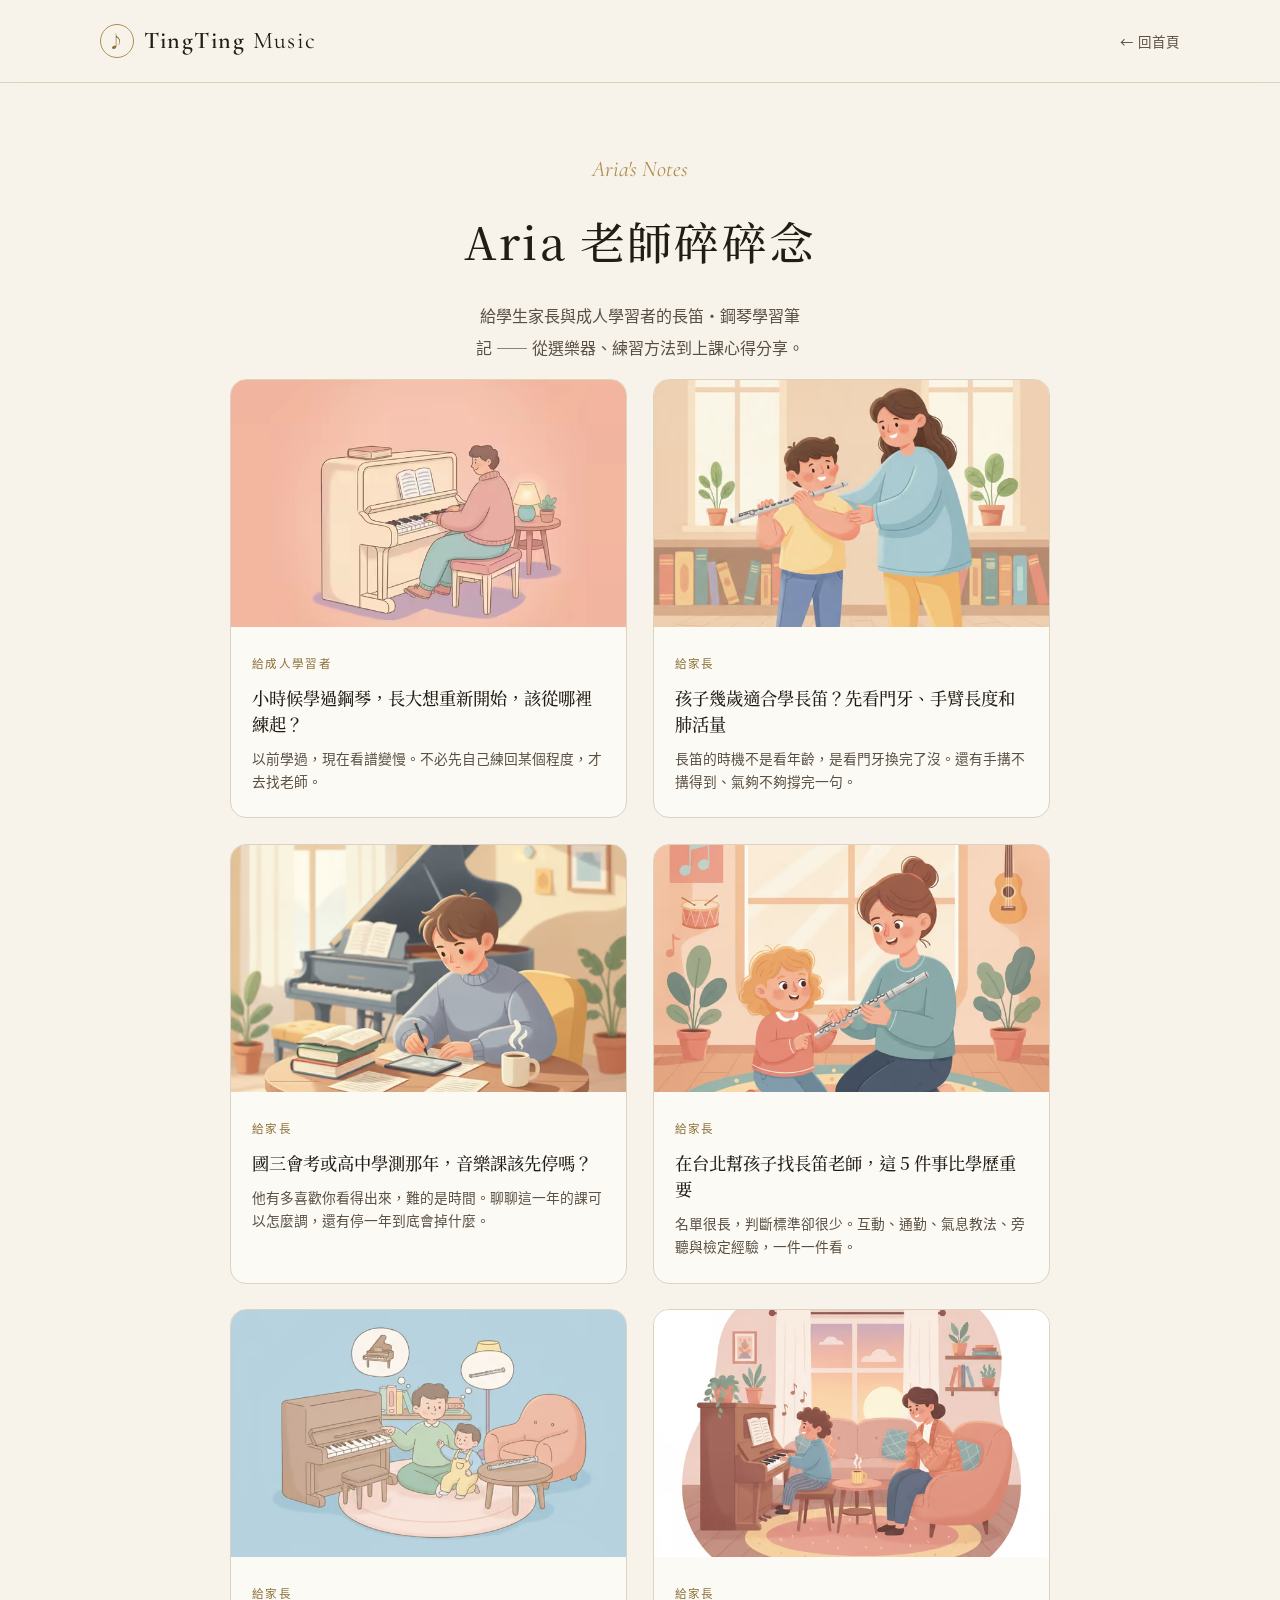
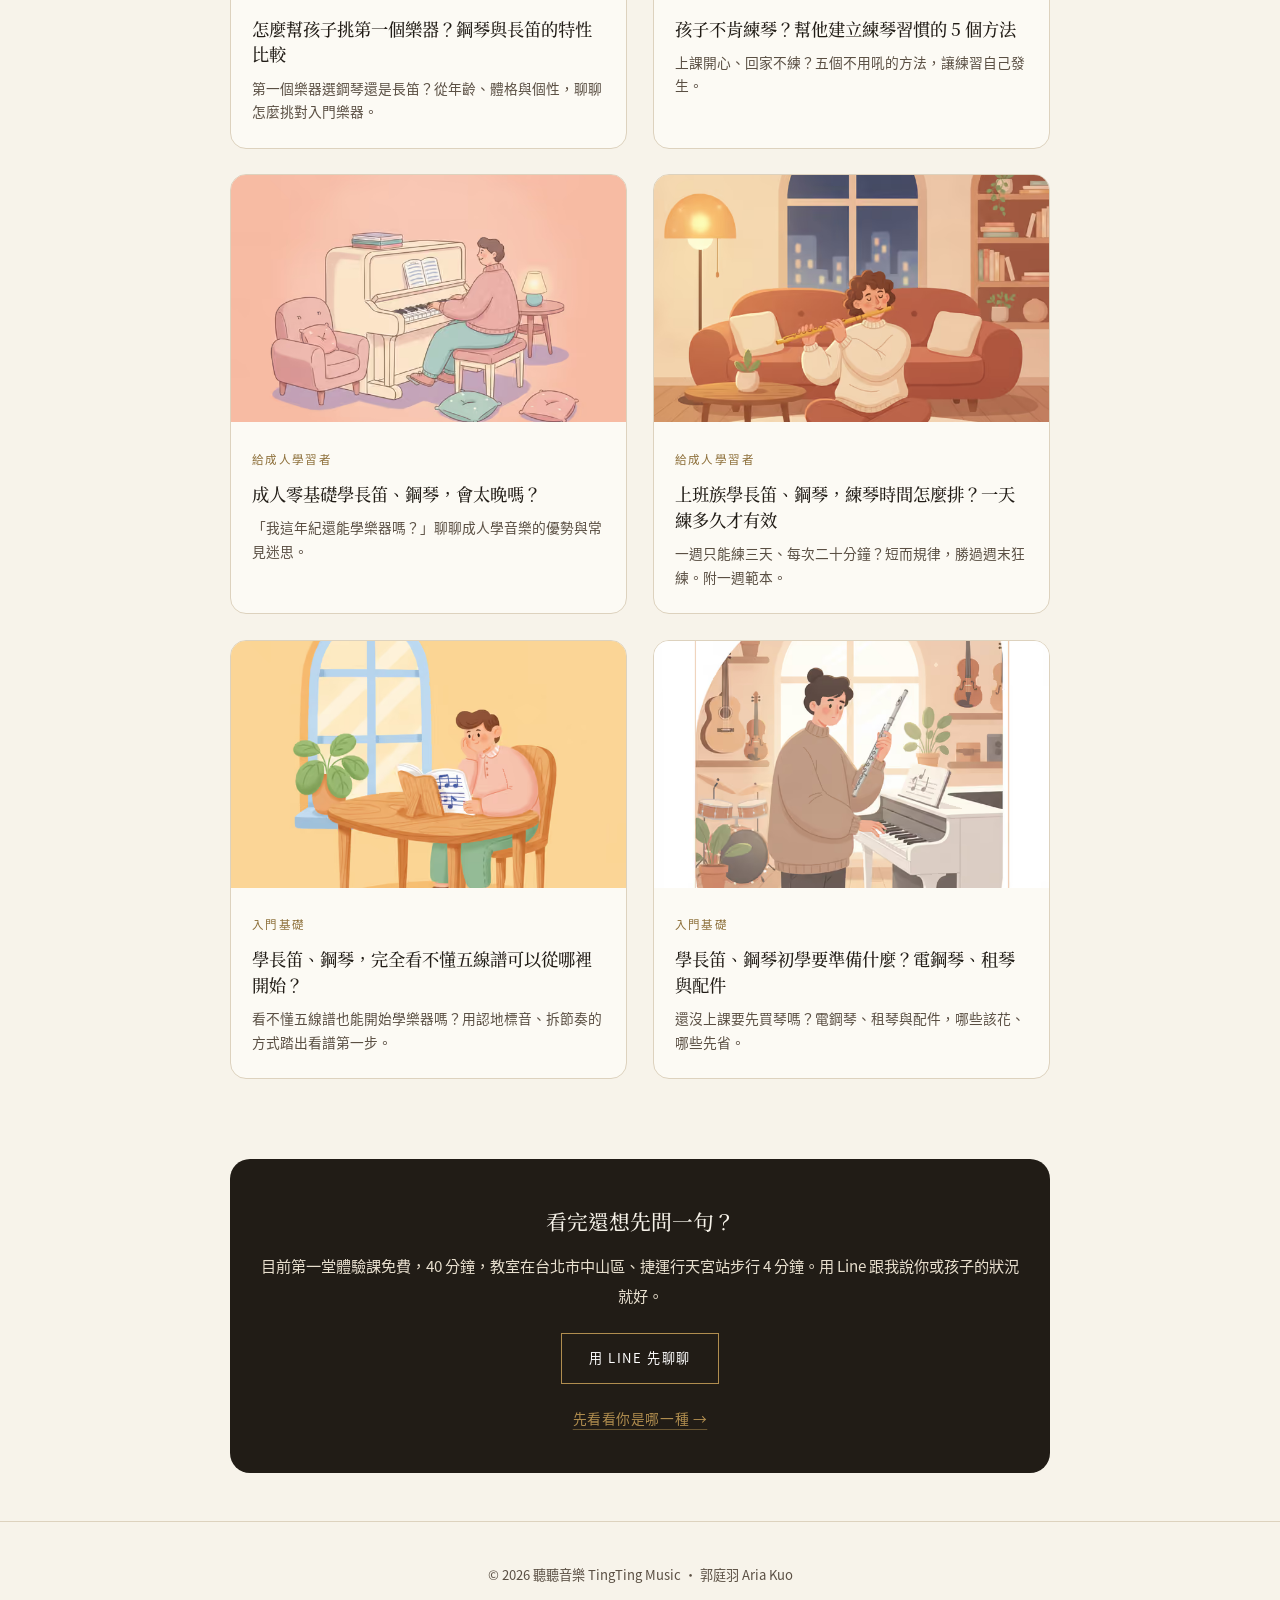
<file: blog/index.html>
<!DOCTYPE html>
<html lang="zh-Hant">
<head>
<meta charset="UTF-8">
<meta name="viewport" content="width=device-width, initial-scale=1.0">
<title>Aria 老師碎碎念｜長笛・鋼琴學習筆記</title>
<meta name="description" content="郭庭羽 Aria 老師寫給學生家長和成人的長笛、鋼琴筆記：幾歲開始、第一個樂器怎麼挑、練琴習慣、考試那年要不要停課。">
<link rel="canonical" href="https://tingyumusic.com/blog/">
<meta property="og:type" content="website">
<meta property="og:title" content="Aria 老師碎碎念｜長笛・鋼琴學習筆記">
<meta property="og:description" content="幾歲開始、怎麼練、怎麼挑老師。給台北的家長和成人。">
<meta property="og:url" content="https://tingyumusic.com/blog/">
<meta property="og:image" content="https://tingyumusic.com/assets/cover.jpg">
<link rel="icon" href="../assets/logo.png">
<script src="../assets/ga-config.js" defer></script>
<link rel="stylesheet" href="../assets/blog.css">
<script>
window.addEventListener('load',function(){
  var link=document.createElement('link');
  link.rel='stylesheet';
  link.href='../assets/fonts.css';
  document.head.appendChild(link);
});
</script>
<noscript><link rel="stylesheet" href="../assets/fonts.css"></noscript>
<script type="application/ld+json">
{
  "@context":"https://schema.org",
  "@type":"Blog",
  "name":"Aria 老師碎碎念",
  "url":"https://tingyumusic.com/blog/",
  "description":"聽聽音樂 郭庭羽 Aria 老師的長笛・鋼琴學習專欄。",
  "publisher":{"@type":"Organization","@id":"https://tingyumusic.com/#business","name":"聽聽音樂 TingTing Music"}
}
</script>
</head>
<body>
<nav><div class="nav-in">
  <a href="../" class="logo"><span class="em">♪</span> <span><b>TingTing</b> Music</span></a>
  <a href="../" class="nav-back">← 回首頁</a>
</div></nav>
<main class="wrap">
  <header class="blog-hero">
    <div class="eyebrow">Aria's Notes</div>
    <h1>Aria 老師碎碎念</h1>
    <p>給學生家長與成人學習者的長笛・鋼琴學習筆記 —— 從選樂器、練習方法到上課心得分享。</p>
  </header>
  <div class="post-list">
    <a class="post-card" href="adult-return-to-piano.html">
      <picture><source type="image/avif" srcset="../assets/blog/adult-return-to-piano/cover-640.avif 640w, ../assets/blog/adult-return-to-piano/cover.avif 1024w" sizes="(max-width: 700px) 90vw, 360px"><source type="image/webp" srcset="../assets/blog/adult-return-to-piano/cover-640.webp 640w, ../assets/blog/adult-return-to-piano/cover.webp 1024w" sizes="(max-width: 700px) 90vw, 360px"><img src="../assets/blog/adult-return-to-piano/cover.jpg" alt="成人坐在家中直立鋼琴前看譜彈琴的插畫" width="1024" height="1024" loading="lazy" decoding="async"></picture>
      <div class="pc-body"><span class="pc-tag">給成人學習者</span>
        <h3>小時候學過鋼琴，長大想重新開始，該從哪裡練起？</h3>
        <p>以前學過，現在看譜變慢。不必先自己練回某個程度，才去找老師。</p></div>
    </a>
    <a class="post-card" href="what-age-start-flute.html">
      <picture><source type="image/avif" srcset="../assets/blog/what-age-start-flute/cover-640.avif 640w, ../assets/blog/what-age-start-flute/cover.avif 1024w" sizes="(max-width: 700px) 90vw, 360px"><source type="image/webp" srcset="../assets/blog/what-age-start-flute/cover-640.webp 640w, ../assets/blog/what-age-start-flute/cover.webp 1024w" sizes="(max-width: 700px) 90vw, 360px"><img src="../assets/blog/what-age-start-flute/cover.jpg" alt="老師在旁調整孩子第一次拿長笛的手臂姿勢的插畫" width="1024" height="1024" loading="lazy" decoding="async"></picture>
      <div class="pc-body"><span class="pc-tag">給家長</span>
        <h3>孩子幾歲適合學長笛？先看門牙、手臂長度和肺活量</h3>
        <p>長笛的時機不是看年齡，是看門牙換完了沒。還有手搆不搆得到、氣夠不夠撐完一句。</p></div>
    </a>
    <a class="post-card" href="exam-year-music-lessons.html">
      <picture><source type="image/avif" srcset="../assets/blog/exam-year-music-lessons/cover-640.avif 640w, ../assets/blog/exam-year-music-lessons/cover.avif 1024w" sizes="(max-width: 700px) 90vw, 360px"><source type="image/webp" srcset="../assets/blog/exam-year-music-lessons/cover-640.webp 640w, ../assets/blog/exam-year-music-lessons/cover.webp 1024w" sizes="(max-width: 700px) 90vw, 360px"><img src="../assets/blog/exam-year-music-lessons/cover.jpg" alt="青少年在書桌前讀書，房間角落安靜地放著一架鋼琴的插畫" width="1024" height="1024" loading="lazy" decoding="async"></picture>
      <div class="pc-body"><span class="pc-tag">給家長</span>
        <h3>國三會考或高中學測那年，音樂課該先停嗎？</h3>
        <p>他有多喜歡你看得出來，難的是時間。聊聊這一年的課可以怎麼調，還有停一年到底會掉什麼。</p></div>
    </a>
    <a class="post-card" href="taipei-flute-teacher-guide.html">
      <picture><source type="image/avif" srcset="../assets/blog/taipei-flute-teacher-guide/cover-640.avif 640w, ../assets/blog/taipei-flute-teacher-guide/cover.avif 1024w" sizes="(max-width: 700px) 90vw, 360px"><source type="image/webp" srcset="../assets/blog/taipei-flute-teacher-guide/cover-640.webp 640w, ../assets/blog/taipei-flute-teacher-guide/cover.webp 1024w" sizes="(max-width: 700px) 90vw, 360px"><img src="../assets/blog/taipei-flute-teacher-guide/cover.jpg" alt="家長和孩子一起看著一支長笛、孩子好奇微笑的插畫" width="1024" height="1024" loading="lazy" decoding="async"></picture>
      <div class="pc-body"><span class="pc-tag">給家長</span>
        <h3>在台北幫孩子找長笛老師，這 5 件事比學歷重要</h3>
        <p>名單很長，判斷標準卻很少。互動、通勤、氣息教法、旁聽與檢定經驗，一件一件看。</p></div>
    </a>
    <a class="post-card" href="choosing-first-instrument.html">
      <picture><source type="image/avif" srcset="../assets/blog/choosing-first-instrument/cover-640.avif 640w, ../assets/blog/choosing-first-instrument/cover.avif 1024w" sizes="(max-width: 700px) 90vw, 360px"><source type="image/webp" srcset="../assets/blog/choosing-first-instrument/cover-640.webp 640w, ../assets/blog/choosing-first-instrument/cover.webp 1024w" sizes="(max-width: 700px) 90vw, 360px"><img src="../assets/blog/choosing-first-instrument/cover.jpg" alt="家長和孩子一起在鋼琴與長笛之間挑選樂器的溫暖插畫" width="1024" height="1024" loading="lazy" decoding="async"></picture>
      <div class="pc-body"><span class="pc-tag">給家長</span>
        <h3>怎麼幫孩子挑第一個樂器？鋼琴與長笛的特性比較</h3>
        <p>第一個樂器選鋼琴還是長笛？從年齡、體格與個性，聊聊怎麼挑對入門樂器。</p></div>
    </a>
    <a class="post-card" href="kids-wont-practice.html">
      <picture><source type="image/avif" srcset="../assets/blog/kids-wont-practice/cover-640.avif 640w, ../assets/blog/kids-wont-practice/cover.avif 1024w" sizes="(max-width: 700px) 90vw, 360px"><source type="image/webp" srcset="../assets/blog/kids-wont-practice/cover-640.webp 640w, ../assets/blog/kids-wont-practice/cover.webp 1024w" sizes="(max-width: 700px) 90vw, 360px"><img src="../assets/blog/kids-wont-practice/cover.jpg" alt="家長溫暖地坐在一旁，聽孩子在家彈一小段鋼琴的插畫" width="1024" height="1024" loading="lazy" decoding="async"></picture>
      <div class="pc-body"><span class="pc-tag">給家長</span>
        <h3>孩子不肯練琴？幫他建立練琴習慣的 5 個方法</h3>
        <p>上課開心、回家不練？五個不用吼的方法，讓練習自己發生。</p></div>
    </a>
    <a class="post-card" href="adult-beginner-never-too-late.html">
      <picture><source type="image/avif" srcset="../assets/blog/adult-beginner-never-too-late/cover-640.avif 640w, ../assets/blog/adult-beginner-never-too-late/cover.avif 1024w" sizes="(max-width: 700px) 90vw, 360px"><source type="image/webp" srcset="../assets/blog/adult-beginner-never-too-late/cover-640.webp 640w, ../assets/blog/adult-beginner-never-too-late/cover.webp 1024w" sizes="(max-width: 700px) 90vw, 360px"><img src="../assets/blog/adult-beginner-never-too-late/cover.jpg" alt="成人放鬆地在家彈鋼琴、享受音樂的插畫" width="1024" height="1024" loading="lazy" decoding="async"></picture>
      <div class="pc-body"><span class="pc-tag">給成人學習者</span>
        <h3>成人零基礎學長笛、鋼琴，會太晚嗎？</h3>
        <p>「我這年紀還能學樂器嗎？」聊聊成人學音樂的優勢與常見迷思。</p></div>
    </a>
    <a class="post-card" href="busy-adult-practice.html">
      <picture><source type="image/avif" srcset="../assets/blog/busy-adult-practice/cover-640.avif 640w, ../assets/blog/busy-adult-practice/cover.avif 1024w" sizes="(max-width: 700px) 90vw, 360px"><source type="image/webp" srcset="../assets/blog/busy-adult-practice/cover-640.webp 640w, ../assets/blog/busy-adult-practice/cover.webp 1024w" sizes="(max-width: 700px) 90vw, 360px"><img src="../assets/blog/busy-adult-practice/cover.jpg" alt="上班族深夜在公寓裡練長笛、窗外是城市燈光的溫暖插畫" width="1024" height="1024" loading="lazy" decoding="async"></picture>
      <div class="pc-body"><span class="pc-tag">給成人學習者</span>
        <h3>上班族學長笛、鋼琴，練琴時間怎麼排？一天練多久才有效</h3>
        <p>一週只能練三天、每次二十分鐘？短而規律，勝過週末狂練。附一週範本。</p></div>
    </a>
    <a class="post-card" href="reading-sheet-music-start.html">
      <picture><source type="image/avif" srcset="../assets/blog/reading-sheet-music-start/cover-640.avif 640w, ../assets/blog/reading-sheet-music-start/cover.avif 1024w" sizes="(max-width: 700px) 90vw, 360px"><source type="image/webp" srcset="../assets/blog/reading-sheet-music-start/cover-640.webp 640w, ../assets/blog/reading-sheet-music-start/cover.webp 1024w" sizes="(max-width: 700px) 90vw, 360px"><img src="../assets/blog/reading-sheet-music-start/cover.jpg" alt="一個人在家看著譜架上的樂譜、放鬆學看譜的插畫" width="1024" height="1024" loading="lazy" decoding="async"></picture>
      <div class="pc-body"><span class="pc-tag">入門基礎</span>
        <h3>學長笛、鋼琴，完全看不懂五線譜可以從哪裡開始？</h3>
        <p>看不懂五線譜也能開始學樂器嗎？用認地標音、拆節奏的方式踏出看譜第一步。</p></div>
    </a>
    <a class="post-card" href="beginner-gear-guide.html">
      <picture><source type="image/avif" srcset="../assets/blog/beginner-gear-guide/cover-640.avif 640w, ../assets/blog/beginner-gear-guide/cover.avif 1024w" sizes="(max-width: 700px) 90vw, 360px"><source type="image/webp" srcset="../assets/blog/beginner-gear-guide/cover-640.webp 640w, ../assets/blog/beginner-gear-guide/cover.webp 1024w" sizes="(max-width: 700px) 90vw, 360px"><img src="../assets/blog/beginner-gear-guide/cover.jpg" alt="一個人在溫暖的樂器行裡認真比較電鋼琴與長笛的插畫" width="1024" height="1024" loading="lazy" decoding="async"></picture>
      <div class="pc-body"><span class="pc-tag">入門基礎</span>
        <h3>學長笛、鋼琴初學要準備什麼？電鋼琴、租琴與配件</h3>
        <p>還沒上課要先買琴嗎？電鋼琴、租琴與配件，哪些該花、哪些先省。</p></div>
    </a>
  </div>
<aside class="cta"><h3>看完還想先問一句？</h3><p>目前第一堂體驗課免費，40 分鐘，教室在台北市中山區、捷運行天宮站步行 4 分鐘。用 Line 跟我說你或孩子的狀況就好。</p><a class="btn" href="https://line.me/R/ti/p/%40897rgmut" target="_blank" rel="noopener" data-lead-source="blog-end">用 Line 先聊聊</a><a class="alt" href="../#courses">先看看你是哪一種 →</a></aside>
</main>
<footer>© <span id="y">2026</span> 聽聽音樂 TingTing Music ・ 郭庭羽 Aria Kuo</footer>
<script>
document.getElementById('y').textContent=new Date().getFullYear();
</script>
<script src="../assets/analytics.js" defer></script>
</body>
</html>
</file>
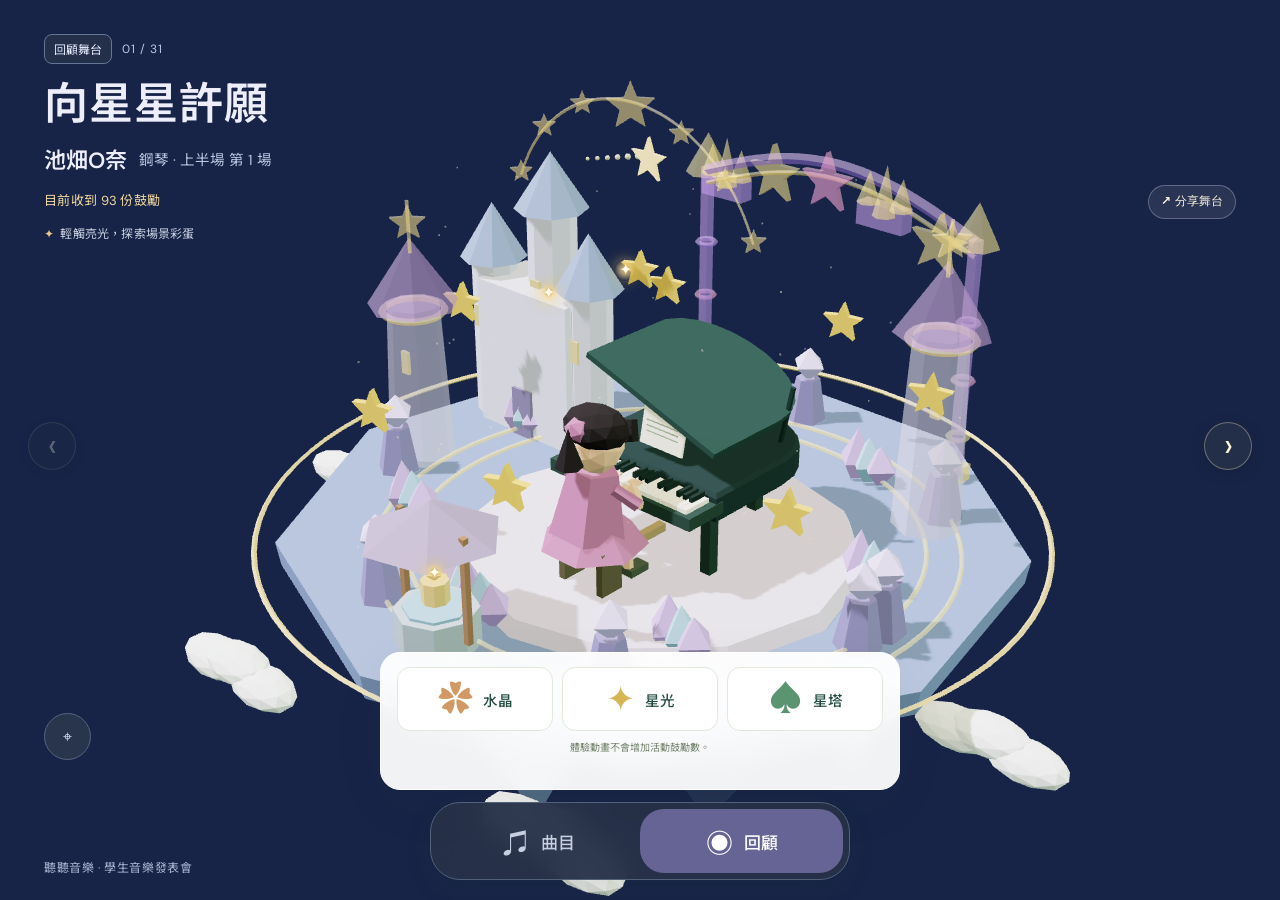
<file: recital-stage/index.html>
<!doctype html>
<html lang="zh-Hant">
  <head>
    <meta charset="UTF-8" />
    <meta name="viewport" content="width=device-width, initial-scale=1.0, maximum-scale=1.0, user-scalable=no, viewport-fit=cover" />
    <meta name="theme-color" content="#eef3e9" />
    <title>聽聽音樂 2026 發表會｜音樂會回顧</title>
    <meta name="description" content="回顧聽聽音樂的演出時刻，探索3D音樂舞台、彩蛋與孩子收到的鼓勵。" />
    <meta property="og:type" content="website" />
    <meta property="og:locale" content="zh_TW" />
    <meta property="og:site_name" content="聽聽音樂" />
    <meta property="og:title" content="聽聽音樂 2026 發表會｜音樂會回顧" />
    <meta property="og:description" content="回顧聽聽音樂的演出時刻，探索3D音樂舞台、彩蛋與孩子收到的鼓勵。" />
    <meta name="twitter:card" content="summary" />
    <meta name="twitter:title" content="聽聽音樂 2026 發表會｜音樂會回顧" />
    <meta name="twitter:description" content="回顧聽聽音樂的演出時刻，探索3D音樂舞台、彩蛋與孩子收到的鼓勵。" />
    <script type="module" crossorigin src="/assets/index-BbhHYxYR.js"></script>
    <link rel="modulepreload" crossorigin href="/assets/event-config-Bfpr0FP-.js">
    <link rel="modulepreload" crossorigin href="/assets/preload-helper-7y9sWmk5.js">
  </head>
  <body>
    <div id="entry"></div>
    <div id="app" data-page="performance" hidden>
      <main id="performance-page" role="tabpanel" aria-labelledby="performance-tab">
      <div id="scene" aria-label="可拖曳旋轉的 3D 音樂舞台"></div>
      <section class="intro">
        <div class="eyebrow"><span></span> 2026.11.15 · 09:00–12:00</div>
        <h1><strong id="world-title">草原小夜曲</strong><span id="world-description">微風輕輕吹，<br>讓旋律在草原發芽。</span></h1>
        <p>走進孩子的音樂世界，<br>留下一份會長大的鼓勵。</p>
        <div class="scene-hint"><span>↔</span> 拖曳旋轉 · 滾輪縮放 · 探索舞台</div>
      </section>
      <section class="stage-intro" aria-label="演出資訊" hidden>
        <div class="stage-kicker"><span data-event-line>2026.11.15 · 09:00–12:00</span><span><span id="compact-state"></span><span id="compact-number"></span></span></div>
        <h1 id="compact-piece"></h1>
        <div class="stage-performer"><strong id="compact-performer"></strong><span id="compact-meta"></span></div>
        <div class="stage-share-row"><p id="scene-upgrade-status" class="scene-upgrade-status" role="status" hidden></p><button id="share-stage" type="button" hidden>↗ 分享舞台</button></div>
        <p id="discovery-hint" class="discovery-hint" hidden><span aria-hidden="true">✦</span> 輕觸亮光，探索場景彩蛋</p>
      </section>
      <div class="world-label" id="world-label"><span class="live-dot"></span><span id="scene-state">正在演出</span><span class="label-divider"></span><span id="island-title">聽聽音樂 · 演出舞台</span></div>
      <div class="discovery-hotspots" aria-label="場景探索">
        <button class="discovery-glint" data-discovery="0" hidden aria-label="探索第一處亮光"><span aria-hidden="true">✦</span></button>
        <button class="discovery-glint" data-discovery="1" hidden aria-label="探索第二處亮光"><span aria-hidden="true">✦</span></button>
        <button class="discovery-glint" data-discovery="2" hidden aria-label="探索第三處亮光"><span aria-hidden="true">✦</span></button>
      </div>
      <div class="view-tools"><button id="reset-view" title="回到初始視角" aria-label="回到初始視角">⌖</button></div>
      <nav id="archive-stage-nav" class="archive-stage-nav" aria-label="切換演出" hidden><button id="archive-prev" type="button" aria-label="上一場"><span aria-hidden="true">‹</span></button><button id="archive-next" type="button" aria-label="下一場"><span aria-hidden="true">›</span></button></nav>
      <aside class="performance-card">
        <div class="card-top"><span class="tag" id="performance-state">演出中</span><span class="program-number" id="program-number">01 / 31</span></div>
        <div id="waiting-content" hidden><button id="waiting-program">查看今日曲目 →</button></div>
        <div id="intermission-content" hidden><p class="ceremony-note">暖場小動物坐下來，喝杯咖啡休息一下。</p><button id="intermission-program" type="button">查看下半場曲目 →</button></div>
        <div id="finale-content" hidden><a class="finale-link" href="https://maps.app.goo.gl/9GptGqHXVo4VdV1H9" target="_blank" rel="noopener noreferrer">★ 給予 Google 五星好評，為我們鼓勵 →</a></div>
        <div id="student-performance">
        <div class="performer"><div class="avatar" id="avatar">奈</div><div><h2 id="student-name">池畑香奈</h2><span id="student-meta">鋼琴 · 上半場 第 1 場</span></div><span class="leaf-icon">♪</span></div>
        <div class="piece"><span>演出曲目</span><h3 id="piece-title">小星星變奏曲</h3><p id="piece-composer">W. A. Mozart</p></div>
        <p class="student-note" id="student-note">「想把這首曲子，送給每天陪我練琴的爸爸媽媽。」</p>
        <div id="parent-actions"><div class="action-heading"><span id="gift-action-label">送一份鼓勵，點亮音樂世界</span><span id="blessing-count">0 份鼓勵</span></div><div class="gift-options"><button data-gift="flower"><span>✿</span>小花</button><button data-gift="star"><span>✦</span>星光</button><button data-gift="tree"><span>♠</span>小樹</button></div></div>
        </div>
        <div id="host-actions" hidden><p class="host-caption">演出控制 · 同步同瀏覽器分頁</p><div class="host-buttons"><button id="start-performance">開始演出</button><button id="next-performance">下一組 →</button></div><button class="host-reset" id="show-waiting">回到候場</button></div>
        <div class="feedback" id="feedback" role="status">你的鼓勵，會留在孩子的音樂世界裡。</div>
        <button class="return-live" id="return-live" hidden>回到目前演出 →</button>
      </aside>
      </main>
      <section id="program-page" role="tabpanel" aria-labelledby="program-tab" hidden>
        <div class="program-heading"><span class="eyebrow" data-event-line>2026.11.15 · 學生音樂發表會</span><h1>曲目</h1><p>選一首旋律，認識舞台上的演奏者。</p></div>
        <button class="live-banner" id="program-live"></button>
        <p id="archive-entry-links" class="archive-entry-links" hidden></p>
        <div class="program-layout"><div id="program-list" aria-label="演出節目單"></div></div>
      </section>
      <section id="profile-page" role="tabpanel" aria-labelledby="profile-tab" hidden>
        <p id="profile-status" class="profile-status" role="status" hidden></p>
        <div id="profile-home">
          <div class="program-heading"><span class="eyebrow" data-event-title>聽聽音樂 · 2026 學生音樂發表會</span><h1>學生</h1><p id="profile-family"></p></div>
          <div class="profile-content"><p class="profile-lead">本次演出曲目與收到的鼓勵，都在這裡。</p><p id="profile-summary" class="blessings-summary"></p><div id="profile-students"></div></div>
        </div>
        <div id="profile-detail" hidden>
          <button id="profile-back" class="profile-back" type="button">← 返回 學生</button>
          <article class="profile-content profile-performance">
            <div class="profile-detail-student"><div id="profile-detail-portrait" class="entry-portrait profile-portrait"></div><div><h2 id="profile-detail-name"></h2><p id="profile-detail-meta" class="blessing-session"></p></div></div>
            <h1 id="profile-detail-piece"></h1><p id="profile-detail-composer" class="profile-composer"></p><p id="profile-detail-note" class="profile-note"></p>
            <button id="profile-detail-scene" class="profile-scene-link" type="button" hidden></button>
            <div class="profile-gifts-heading"><h2>收到的鼓勵</h2><span id="profile-detail-count" class="tag blessing-count-tag"></span></div>
            <div id="profile-detail-gifts" class="blessing-section-rows" aria-live="polite" aria-relevant="additions text"></div>
          </article>
        </div>
      </section>
      <dialog id="program-modal" class="program-modal" tabindex="-1" aria-labelledby="detail-piece"><div class="modal-bar"><span class="eyebrow">曲目介紹</span><button id="close-program-modal" aria-label="關閉曲目詳情">關閉 ✕</button></div><article class="program-detail"><h2 id="detail-piece"></h2><p id="detail-student"></p><p id="detail-composer"></p><blockquote id="detail-note"></blockquote><div class="detail-theme" id="detail-theme"></div><button id="preview-performance">回顧舞台 →</button></article></dialog>
      <p id="connection-status" class="connection-status" role="status" hidden></p><nav class="bottom-nav" role="tablist" aria-label="主要導覽"><button id="program-tab" role="tab" aria-controls="program-page" aria-selected="false" data-page="program"><span aria-hidden="true">♫</span>曲目</button><button class="active" id="performance-tab" role="tab" aria-controls="performance-page" aria-selected="true" data-page="performance"><span aria-hidden="true">◉</span>回顧</button><button id="profile-tab" role="tab" aria-controls="profile-page" aria-selected="false" data-page="profile"><svg class="profile-nav-icon" viewBox="0 0 24 24" aria-hidden="true"><circle cx="12" cy="7" r="4"/><path d="M4 22v-3a8 8 0 0 1 16 0v3"/></svg>學生</button></nav>
      <footer><span>聽聽音樂 · 學生音樂發表會</span></footer>
      <div id="loading">正在準備音樂舞台…</div>
    </div>
  <script src="/assets/recital-stage-bridge.js"></script></body>
</html>
</file>
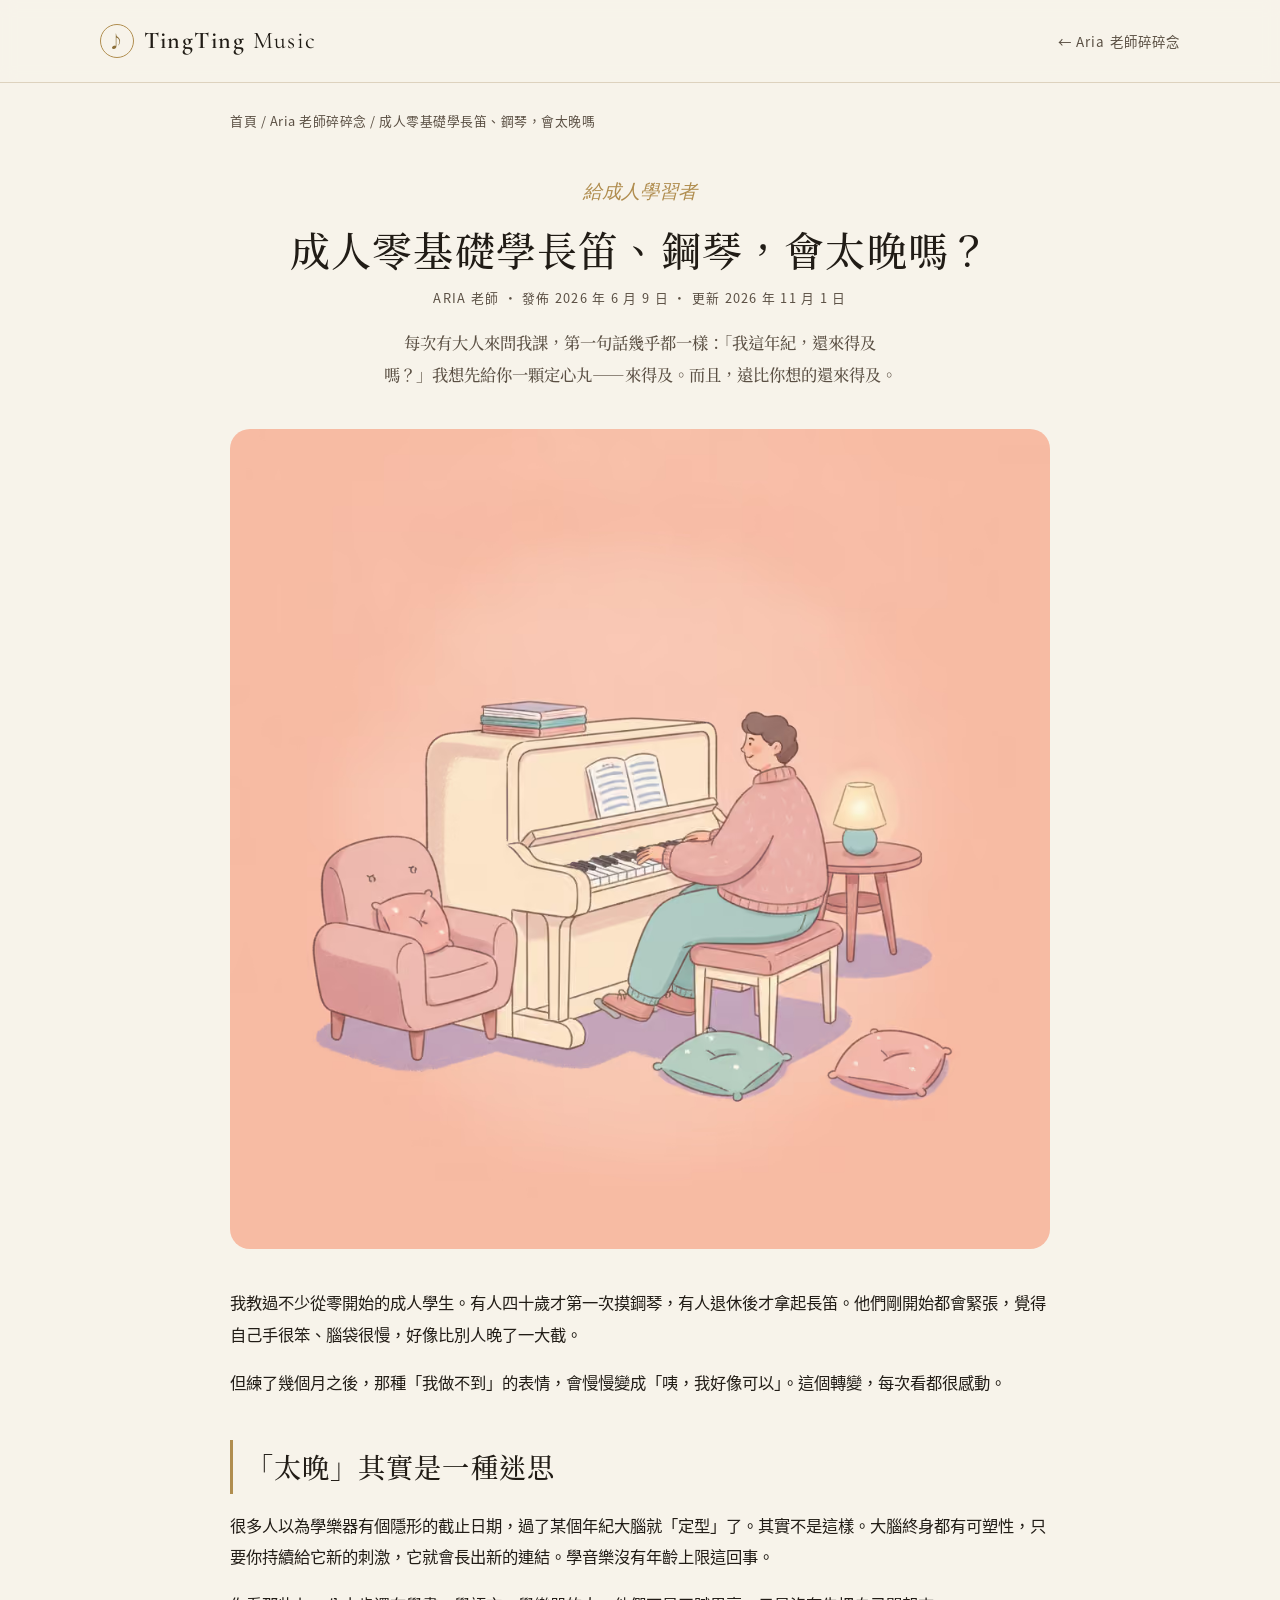
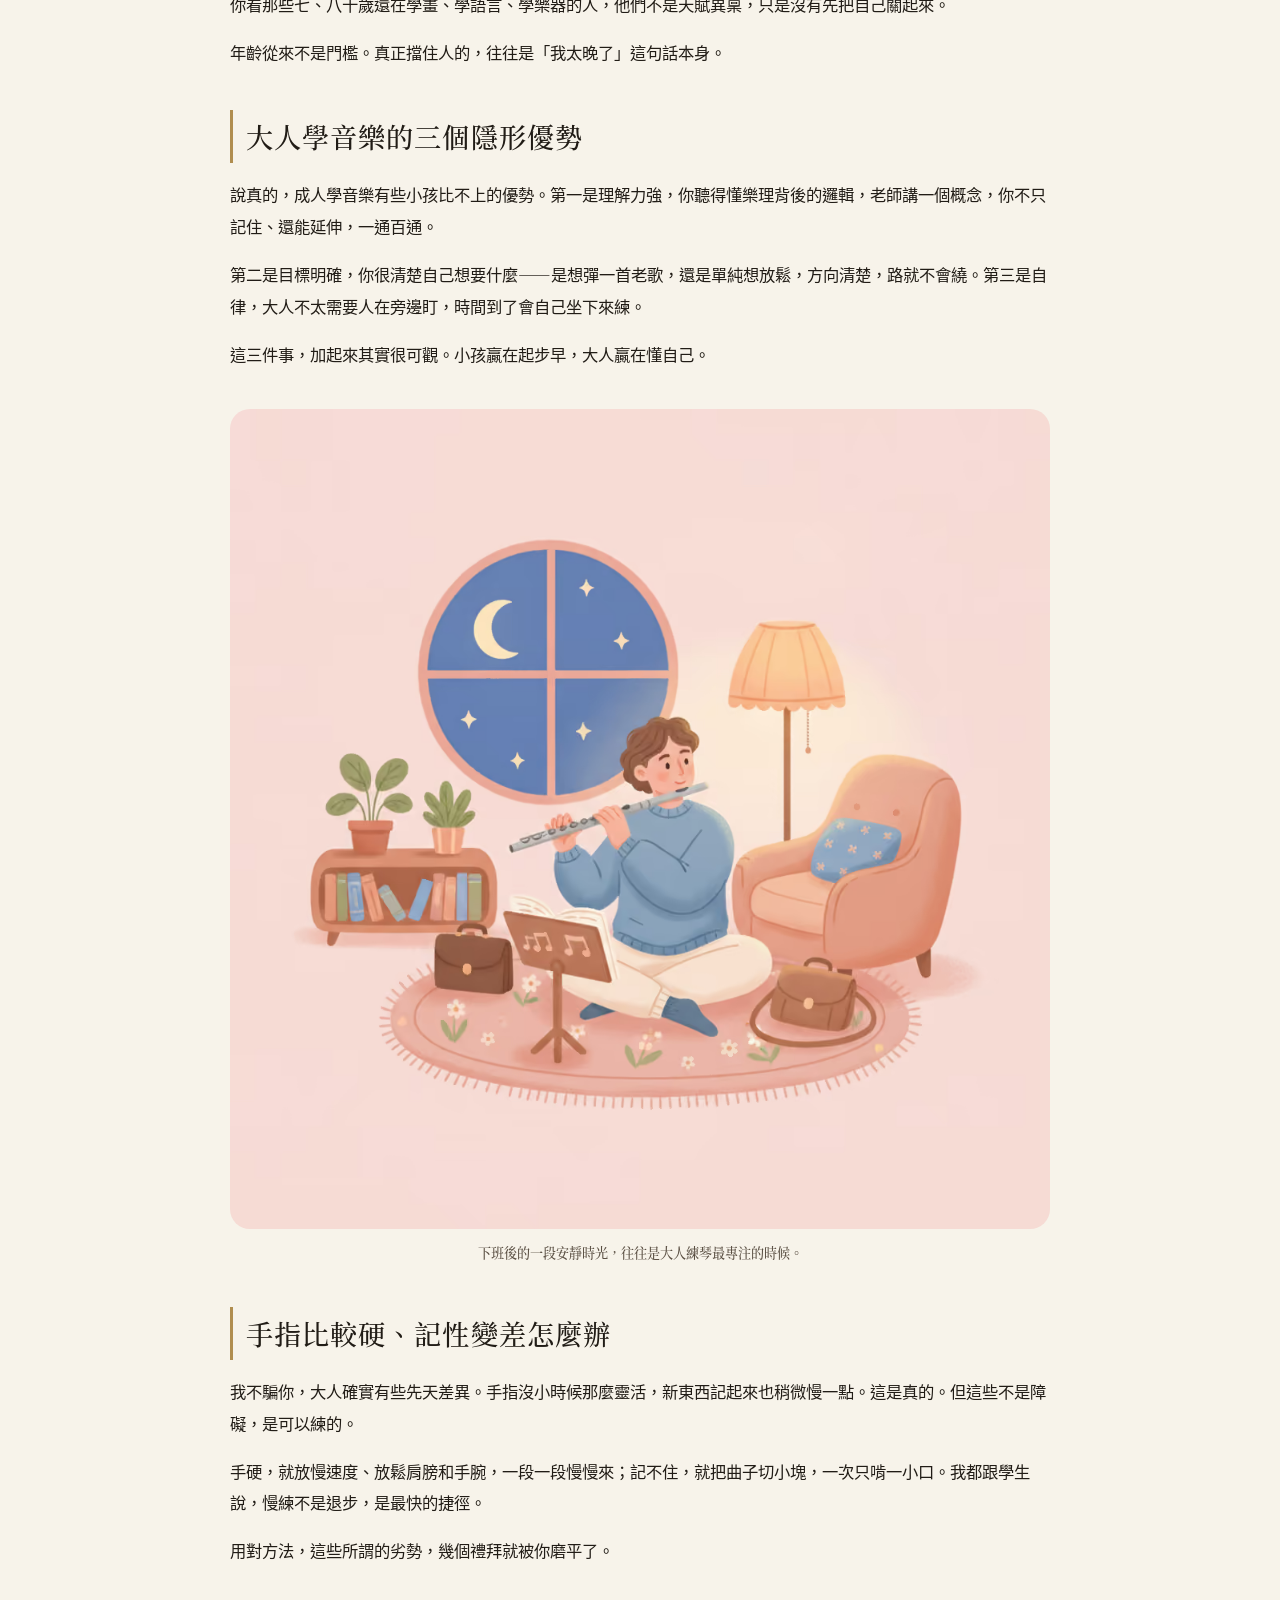
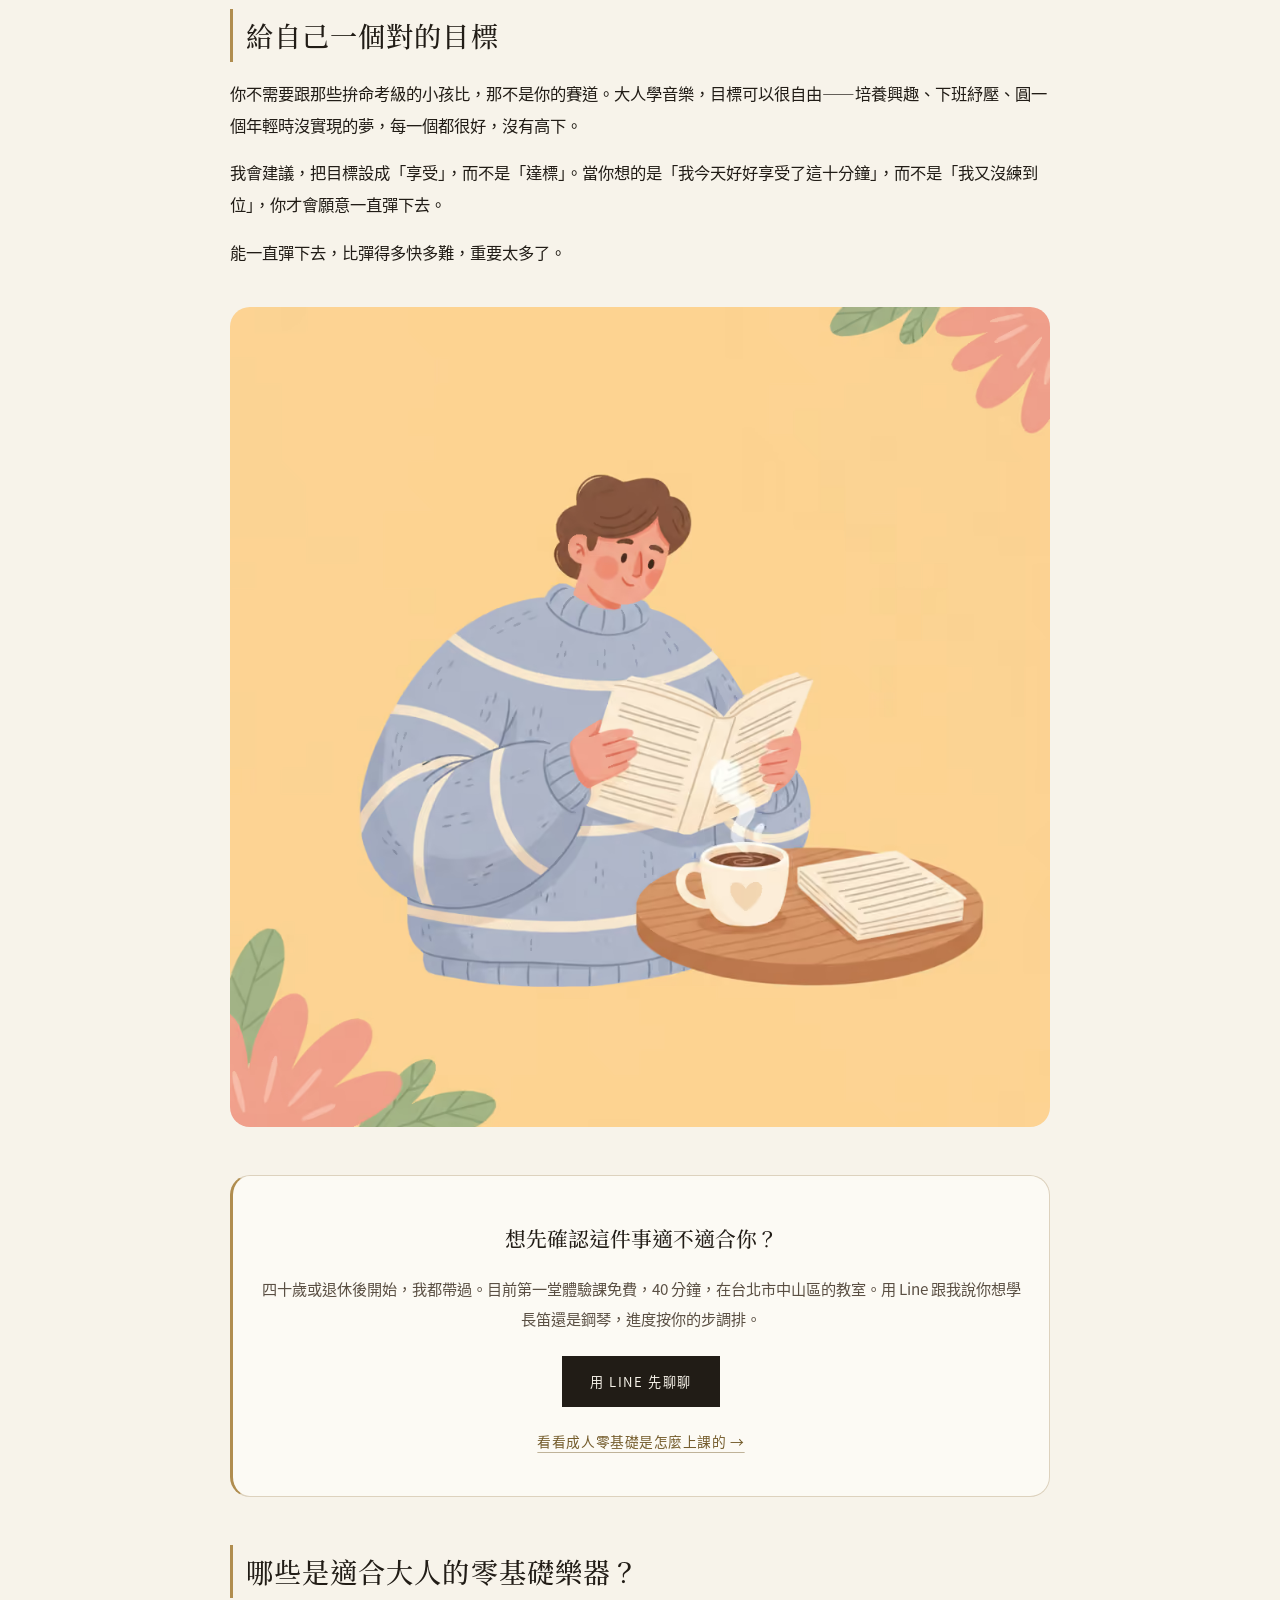
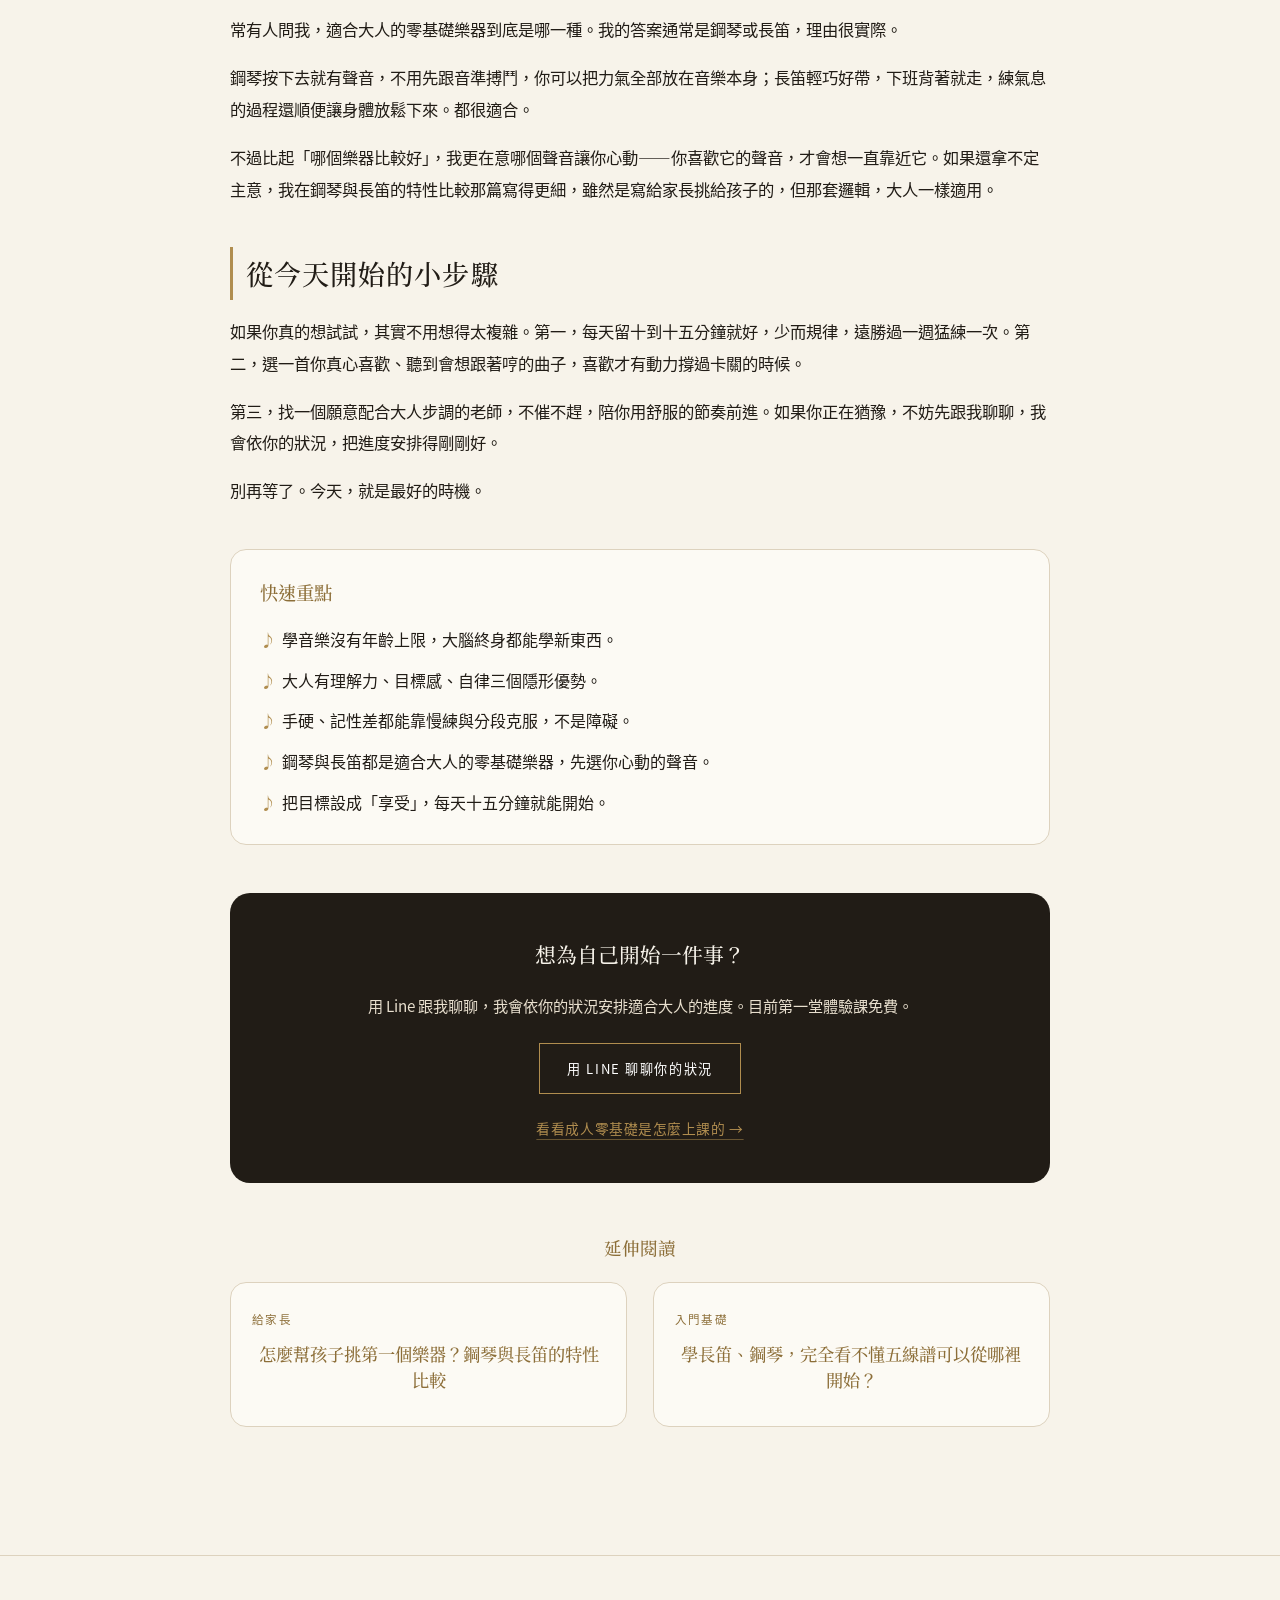
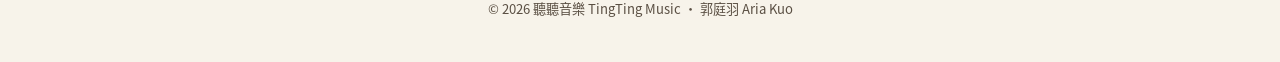
<file: blog/adult-beginner-never-too-late.html>
<!DOCTYPE html>
<html lang="zh-Hant">
<head>
<meta charset="UTF-8">
<meta name="viewport" content="width=device-width, initial-scale=1.0">
<title>成人零基礎學長笛、鋼琴，會太晚嗎？｜Aria 老師碎碎念</title>
<meta name="description" content="四十歲才第一次摸鋼琴、退休後才拿長笛，會不會太晚？Aria 老師聊成人學音樂的優勢、手指和記性的迷思，以及怎麼挑適合大人的入門樂器。">
<link rel="canonical" href="https://tingyumusic.com/blog/adult-beginner-never-too-late.html">
<meta property="og:type" content="article">
<meta property="og:title" content="成人零基礎學長笛、鋼琴，會太晚嗎？">
<meta property="og:description" content="成人學音樂的優勢、常見迷思，以及用適合大人的方式輕鬆開始。">
<meta property="og:url" content="https://tingyumusic.com/blog/adult-beginner-never-too-late.html">
<meta property="og:image" content="https://tingyumusic.com/assets/blog/adult-beginner-never-too-late/cover.jpg">
<link rel="icon" href="../assets/logo.png">
<script src="../assets/ga-config.js" defer></script>
<link rel="stylesheet" href="../assets/blog.css">
<script>
window.addEventListener('load',function(){
  var link=document.createElement('link');
  link.rel='stylesheet';
  link.href='../assets/fonts.css';
  document.head.appendChild(link);
});
</script>
<noscript><link rel="stylesheet" href="../assets/fonts.css"></noscript>
<script type="application/ld+json">
{
  "@context":"https://schema.org",
  "@type":"Article",
  "headline":"成人零基礎學長笛、鋼琴，會太晚嗎？",
  "description":"「我這年紀還能學樂器嗎？」成人學音樂的優勢、常見迷思，以及用適合大人的方式輕鬆開始。",
  "image":"https://tingyumusic.com/assets/blog/adult-beginner-never-too-late/cover.jpg","datePublished":"2026-06-09","dateModified":"2026-11-01",
  "author":{"@type":"Person","@id":"https://tingyumusic.com/#teacher","name":"郭庭羽 Aria Kuo"},
  "publisher":{"@type":"Organization","@id":"https://tingyumusic.com/#business","name":"聽聽音樂 TingTing Music"},
  "mainEntityOfPage":"https://tingyumusic.com/blog/adult-beginner-never-too-late.html"
}
</script>
</head>
<body>
<nav><div class="nav-in">
  <a href="../" class="logo"><span class="em">♪</span> <span><b>TingTing</b> Music</span></a>
  <a href="./" class="nav-back">← Aria 老師碎碎念</a>
</div></nav>
<main class="wrap">
  <div class="crumb"><a href="../">首頁</a> / <a href="./">Aria 老師碎碎念</a> / 成人零基礎學長笛、鋼琴，會太晚嗎</div>
  <article class="post">
    <header class="post-head">
      <div class="post-eyebrow">給成人學習者</div>
      <h1>成人零基礎學長笛、鋼琴，會太晚嗎？</h1>
      <div class="post-meta">Aria 老師 · 發佈 <time datetime="2026-06-09">2026 年 6 月 9 日</time> · 更新 <time datetime="2026-11-01">2026 年 11 月 1 日</time></div>
      <p class="post-lead">每次有大人來問我課，第一句話幾乎都一樣：「我這年紀，還來得及嗎？」我想先給你一顆定心丸——來得及。而且，遠比你想的還來得及。</p>
    </header>
    <figure><picture><source type="image/avif" srcset="../assets/blog/adult-beginner-never-too-late/cover-640.avif 640w, ../assets/blog/adult-beginner-never-too-late/cover.avif 1024w" sizes="(max-width: 900px) 90vw, 820px"><source type="image/webp" srcset="../assets/blog/adult-beginner-never-too-late/cover-640.webp 640w, ../assets/blog/adult-beginner-never-too-late/cover.webp 1024w" sizes="(max-width: 900px) 90vw, 820px"><img src="../assets/blog/adult-beginner-never-too-late/cover.jpg" alt="成人放鬆地在家彈鋼琴、享受音樂的插畫" width="1024" height="1024" fetchpriority="high" decoding="async"></picture></figure>
    <p>我教過不少從零開始的成人學生。有人四十歲才第一次摸鋼琴，有人退休後才拿起長笛。他們剛開始都會緊張，覺得自己手很笨、腦袋很慢，好像比別人晚了一大截。</p>
    <p>但練了幾個月之後，那種「我做不到」的表情，會慢慢變成「咦，我好像可以」。這個轉變，每次看都很感動。</p>
    <h2>「太晚」其實是一種迷思</h2>
    <p>很多人以為學樂器有個隱形的截止日期，過了某個年紀大腦就「定型」了。其實不是這樣。大腦終身都有可塑性，只要你持續給它新的刺激，它就會長出新的連結。學音樂沒有年齡上限這回事。</p>
    <p>你看那些七、八十歲還在學畫、學語言、學樂器的人，他們不是天賦異稟，只是沒有先把自己關起來。</p>
    <p>年齡從來不是門檻。真正擋住人的，往往是「我太晚了」這句話本身。</p>
    <h2>大人學音樂的三個隱形優勢</h2>
    <p>說真的，成人學音樂有些小孩比不上的優勢。第一是理解力強，你聽得懂樂理背後的邏輯，老師講一個概念，你不只記住、還能延伸，一通百通。</p>
    <p>第二是目標明確，你很清楚自己想要什麼——是想彈一首老歌，還是單純想放鬆，方向清楚，路就不會繞。第三是自律，大人不太需要人在旁邊盯，時間到了會自己坐下來練。</p>
    <p>這三件事，加起來其實很可觀。小孩贏在起步早，大人贏在懂自己。</p>
    <figure><picture><source type="image/avif" srcset="../assets/blog/adult-beginner-never-too-late/inline-1-640.avif 640w, ../assets/blog/adult-beginner-never-too-late/inline-1.avif 1024w" sizes="(max-width: 900px) 90vw, 820px"><source type="image/webp" srcset="../assets/blog/adult-beginner-never-too-late/inline-1-640.webp 640w, ../assets/blog/adult-beginner-never-too-late/inline-1.webp 1024w" sizes="(max-width: 900px) 90vw, 820px"><img src="../assets/blog/adult-beginner-never-too-late/inline-1.jpg" alt="下班後在家專注練長笛的成人插畫" width="1024" height="1024" loading="lazy" decoding="async"></picture><figcaption>下班後的一段安靜時光，往往是大人練琴最專注的時候。</figcaption></figure>
    <h2>手指比較硬、記性變差怎麼辦</h2>
    <p>我不騙你，大人確實有些先天差異。手指沒小時候那麼靈活，新東西記起來也稍微慢一點。這是真的。但這些不是障礙，是可以練的。</p>
    <p>手硬，就放慢速度、放鬆肩膀和手腕，一段一段慢慢來；記不住，就把曲子切小塊，一次只啃一小口。我都跟學生說，慢練不是退步，是最快的捷徑。</p>
    <p>用對方法，這些所謂的劣勢，幾個禮拜就被你磨平了。</p>
    <h2>給自己一個對的目標</h2>
    <p>你不需要跟那些拚命考級的小孩比，那不是你的賽道。大人學音樂，目標可以很自由——培養興趣、下班紓壓、圓一個年輕時沒實現的夢，每一個都很好，沒有高下。</p>
    <p>我會建議，把目標設成「享受」，而不是「達標」。當你想的是「我今天好好享受了這十分鐘」，而不是「我又沒練到位」，你才會願意一直彈下去。</p>
    <p>能一直彈下去，比彈得多快多難，重要太多了。</p>
    <figure><picture><source type="image/avif" srcset="../assets/blog/adult-beginner-never-too-late/inline-2-640.avif 640w, ../assets/blog/adult-beginner-never-too-late/inline-2.avif 1024w" sizes="(max-width: 900px) 90vw, 820px"><source type="image/webp" srcset="../assets/blog/adult-beginner-never-too-late/inline-2-640.webp 640w, ../assets/blog/adult-beginner-never-too-late/inline-2.webp 1024w" sizes="(max-width: 900px) 90vw, 820px"><img src="../assets/blog/adult-beginner-never-too-late/inline-2.jpg" alt="成人一邊喝咖啡一邊看譜、輕鬆學習的插畫" width="1024" height="1024" loading="lazy" decoding="async"></picture></figure>
    <aside class="cta cta-mid"><h3>想先確認這件事適不適合你？</h3><p>四十歲或退休後開始，我都帶過。目前第一堂體驗課免費，40 分鐘，在台北市中山區的教室。用 Line 跟我說你想學長笛還是鋼琴，進度按你的步調排。</p><a class="btn" href="https://line.me/R/ti/p/%40897rgmut" target="_blank" rel="noopener" data-lead-source="blog-mid">用 Line 先聊聊</a><a class="alt" href="../#situation-adult">看看成人零基礎是怎麼上課的 →</a></aside>
    <h2>哪些是適合大人的零基礎樂器？</h2>
    <p>常有人問我，適合大人的零基礎樂器到底是哪一種。我的答案通常是鋼琴或長笛，理由很實際。</p>
    <p>鋼琴按下去就有聲音，不用先跟音準搏鬥，你可以把力氣全部放在音樂本身；長笛輕巧好帶，下班背著就走，練氣息的過程還順便讓身體放鬆下來。都很適合。</p>
    <p>不過比起「哪個樂器比較好」，我更在意哪個聲音讓你心動——你喜歡它的聲音，才會想一直靠近它。如果還拿不定主意，我在<a href="choosing-first-instrument.html">鋼琴與長笛的特性比較</a>那篇寫得更細，雖然是寫給家長挑給孩子的，但那套邏輯，大人一樣適用。</p>
    <h2>從今天開始的小步驟</h2>
    <p>如果你真的想試試，其實不用想得太複雜。第一，每天留十到十五分鐘就好，少而規律，遠勝過一週猛練一次。第二，選一首你真心喜歡、聽到會想跟著哼的曲子，喜歡才有動力撐過卡關的時候。</p>
    <p>第三，找一個願意配合大人步調的老師，不催不趕，陪你用舒服的節奏前進。如果你正在猶豫，不妨先跟我聊聊，我會依你的狀況，把進度安排得剛剛好。</p>
    <p>別再等了。今天，就是最好的時機。</p>
    <div class="callout"><h3>快速重點</h3><ul>
      <li>學音樂沒有年齡上限，大腦終身都能學新東西。</li>
      <li>大人有理解力、目標感、自律三個隱形優勢。</li>
      <li>手硬、記性差都能靠慢練與分段克服，不是障礙。</li>
      <li>鋼琴與長笛都是適合大人的零基礎樂器，先選你心動的聲音。</li>
      <li>把目標設成「享受」，每天十五分鐘就能開始。</li>
    </ul></div>
    <div class="cta"><h3>想為自己開始一件事？</h3><p>用 Line 跟我聊聊，我會依你的狀況安排適合大人的進度。目前第一堂體驗課免費。</p><a class="btn" href="https://line.me/R/ti/p/%40897rgmut" target="_blank" rel="noopener" data-lead-source="blog-end">用 Line 聊聊你的狀況</a><a class="alt" href="../#situation-adult">看看成人零基礎是怎麼上課的 →</a></div>
    <div class="related"><h3>延伸閱讀</h3><div class="post-list">
      <a class="post-card" href="choosing-first-instrument.html"><div class="pc-body"><span class="pc-tag">給家長</span><h3>怎麼幫孩子挑第一個樂器？鋼琴與長笛的特性比較</h3></div></a>
      <a class="post-card" href="reading-sheet-music-start.html"><div class="pc-body"><span class="pc-tag">入門基礎</span><h3>學長笛、鋼琴，完全看不懂五線譜可以從哪裡開始？</h3></div></a>
    </div></div>
  </article>
</main>
<footer>© <span id="y">2026</span> 聽聽音樂 TingTing Music ・ 郭庭羽 Aria Kuo</footer>
<script>
document.getElementById('y').textContent=new Date().getFullYear();
</script>
<script src="../assets/analytics.js" defer></script>
</body>
</html>
</file>
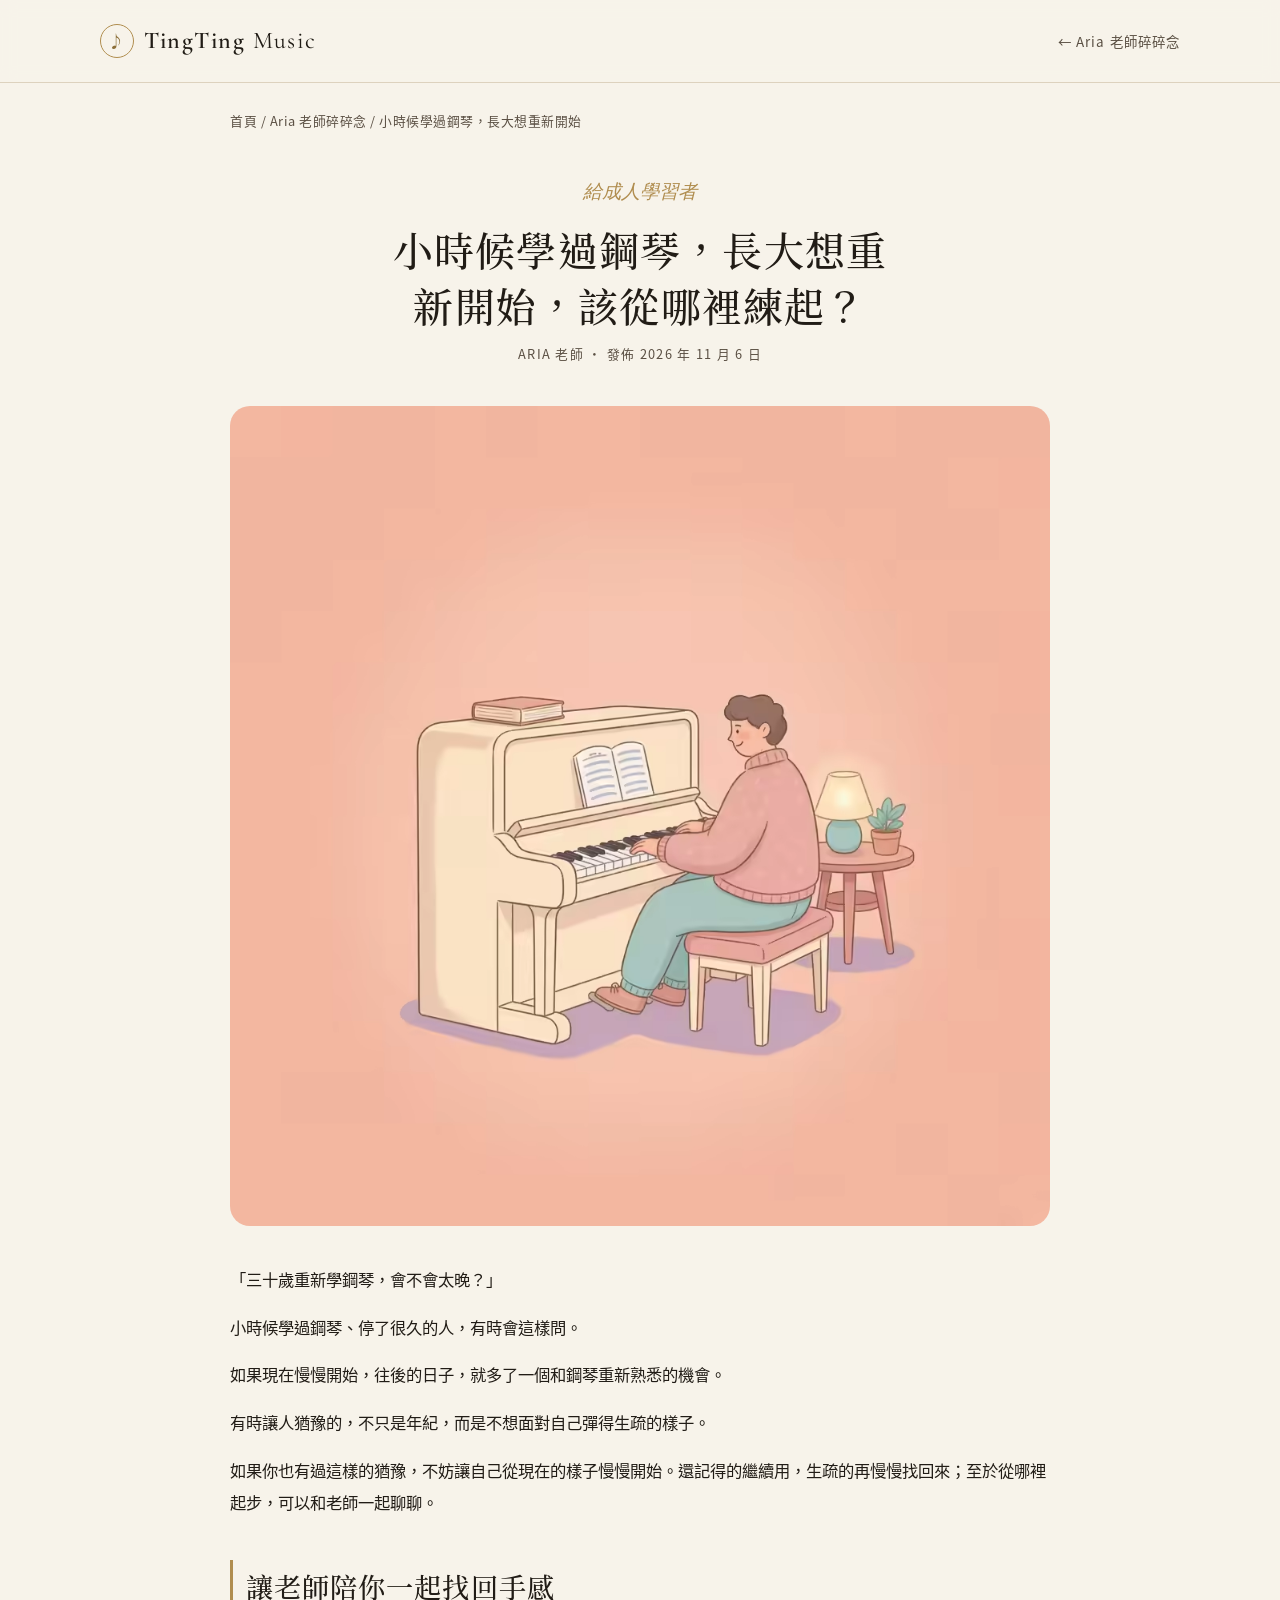
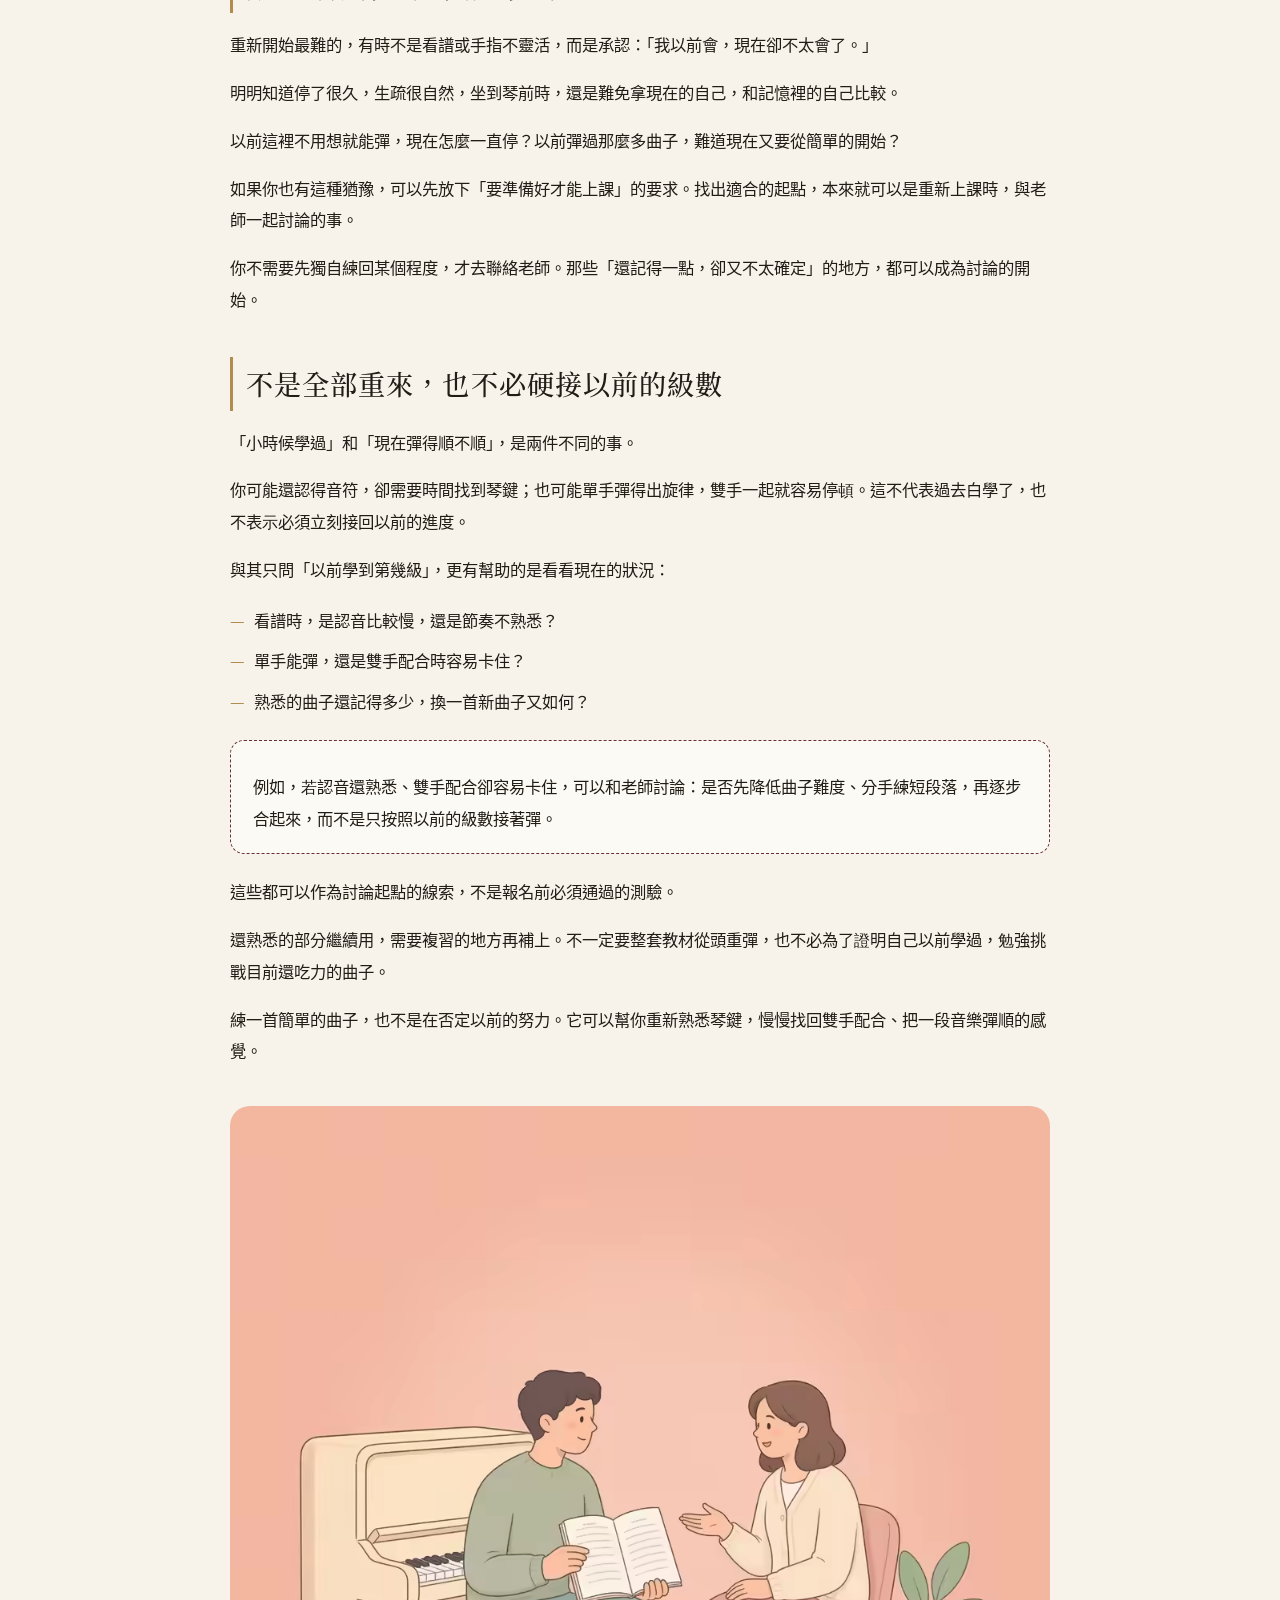
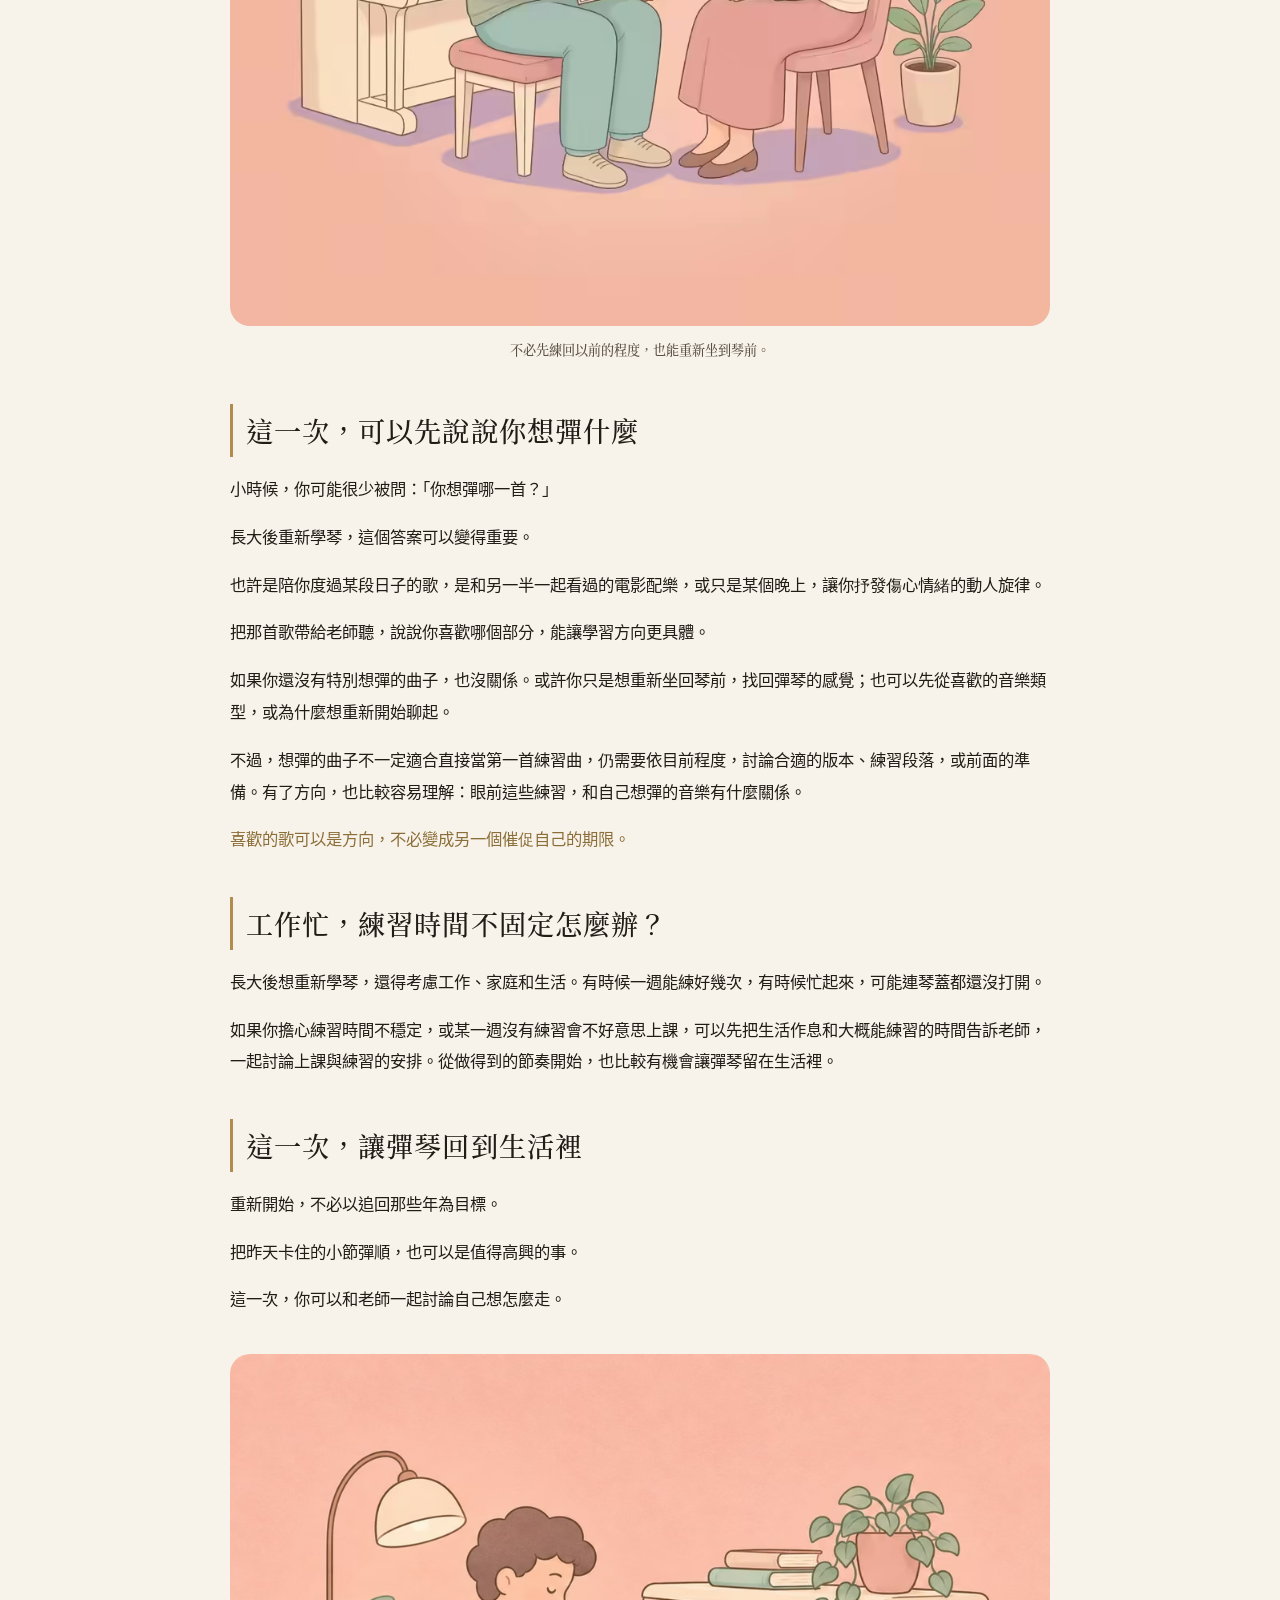
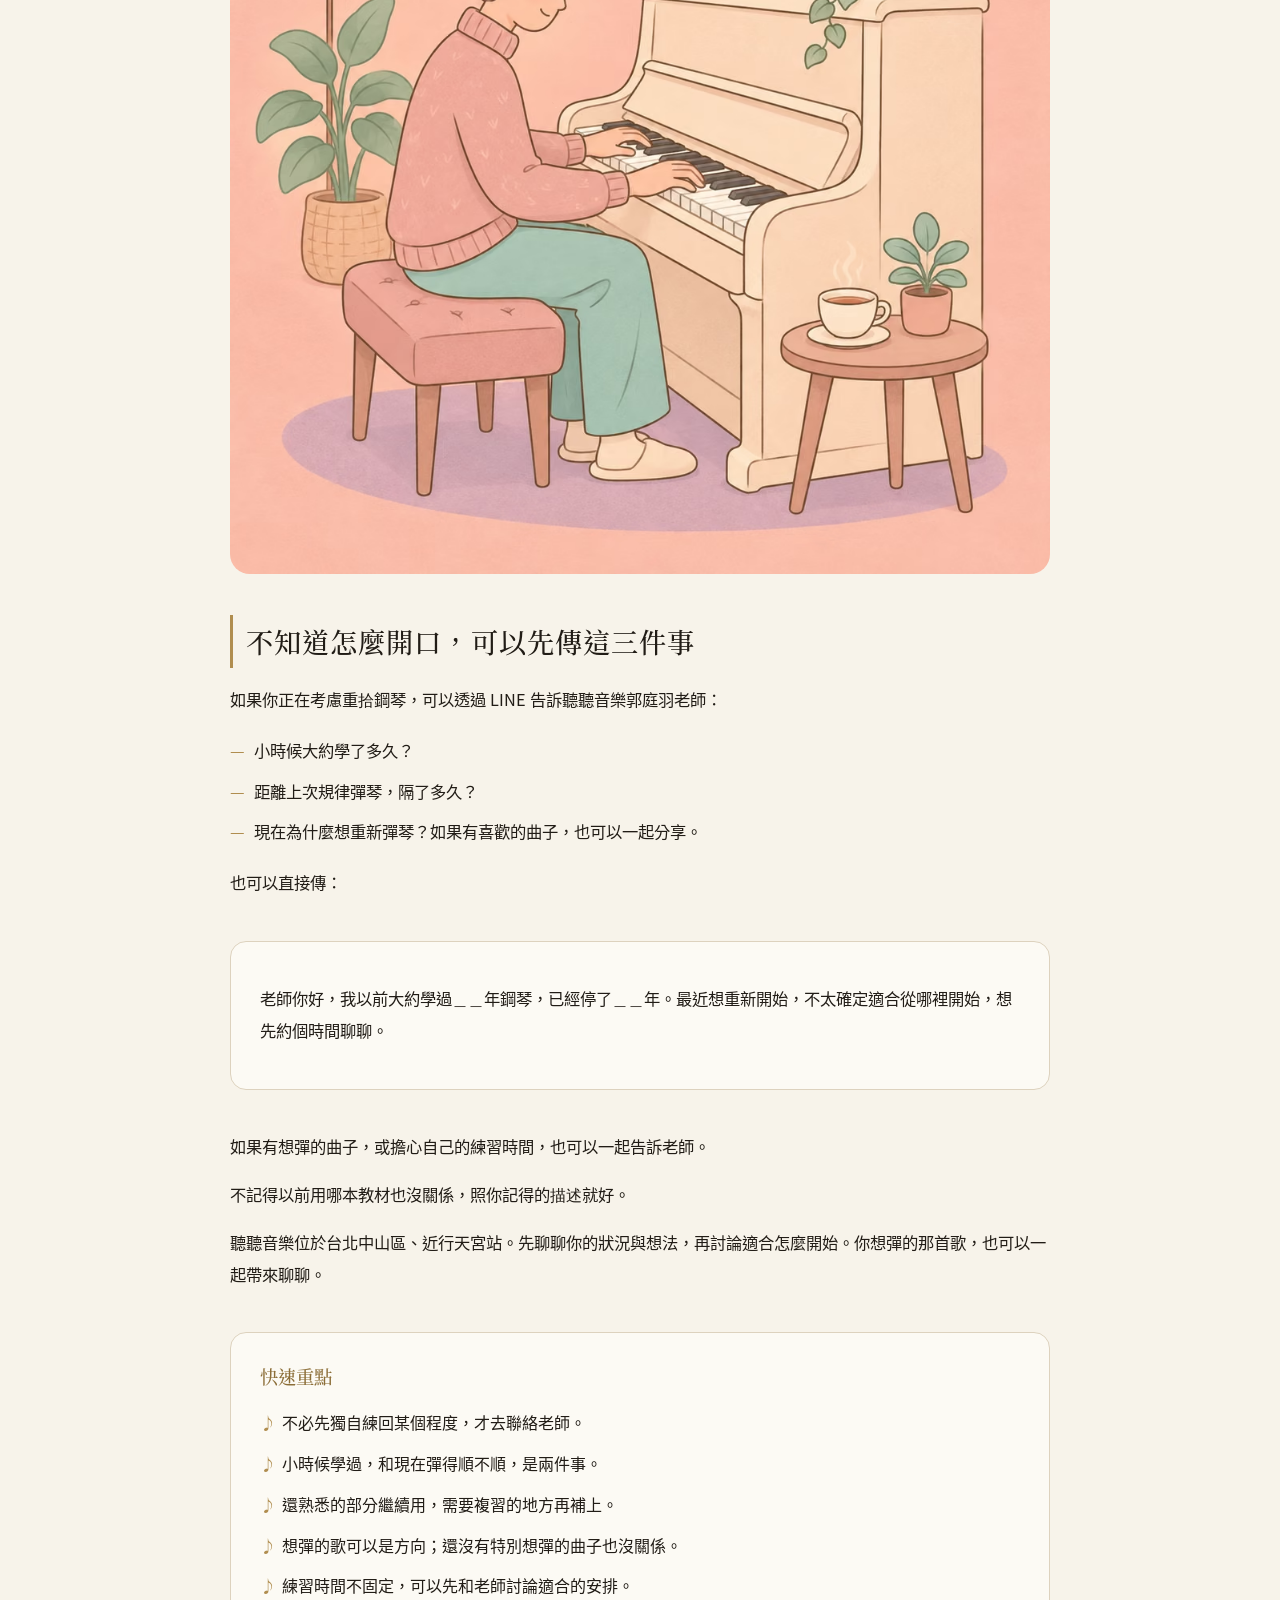
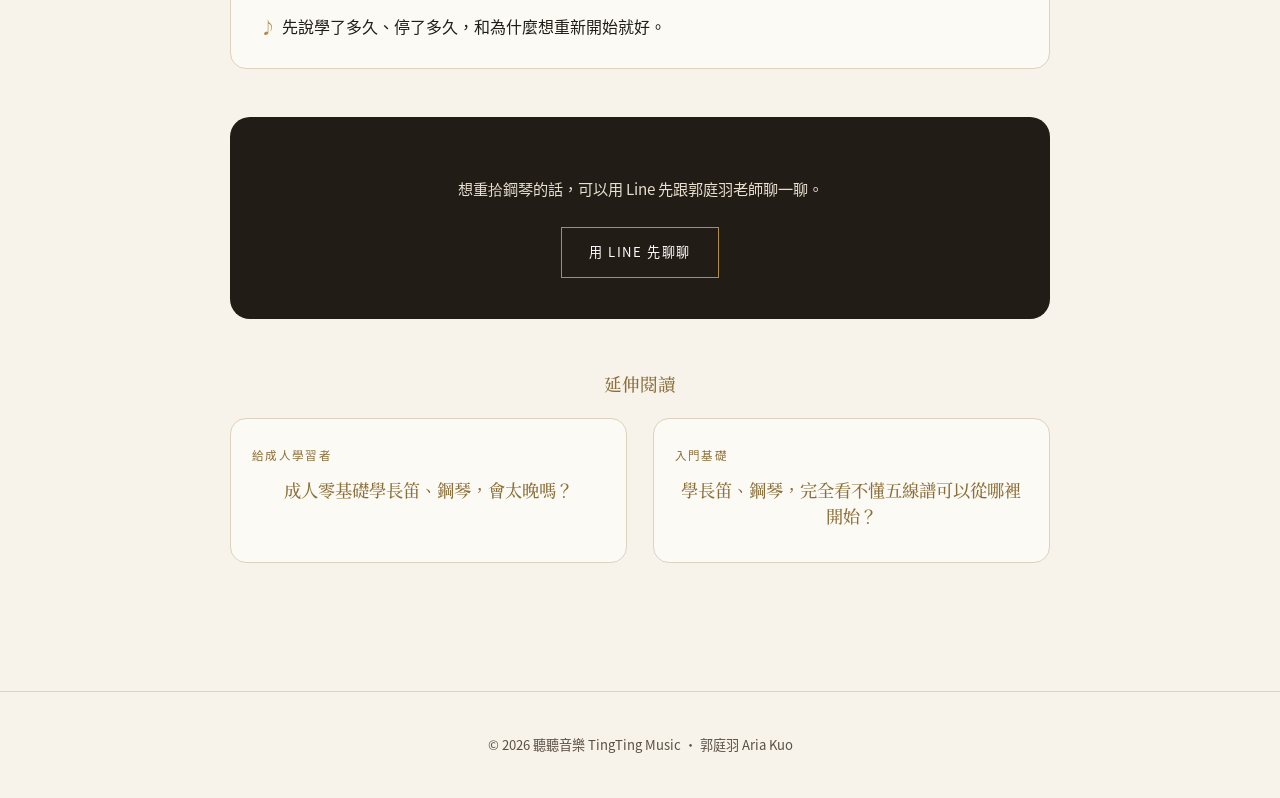
<file: blog/adult-return-to-piano.html>
<!DOCTYPE html>
<html lang="zh-Hant">
<head>
<meta charset="UTF-8">
<meta name="viewport" content="width=device-width, initial-scale=1.0">
<title>小時候學過鋼琴，長大想重新開始，該從哪裡練起？｜Aria 老師碎碎念</title>
<meta name="description" content="小時候學過鋼琴，停了很多年還想再彈，需要從頭開始嗎？不必先獨自練回以前的程度。先看現在的手感，再一起討論你想彈的曲子。">
<link rel="canonical" href="https://tingyumusic.com/blog/adult-return-to-piano.html">
<meta property="og:type" content="article">
<meta property="og:title" content="小時候學過鋼琴，長大想重新開始，該從哪裡練起？">
<meta property="og:description" content="不必先練回以前的程度，才重新開始。先看看現在的手感，和你想彈的那首歌。">
<meta property="og:url" content="https://tingyumusic.com/blog/adult-return-to-piano.html">
<meta property="og:image" content="https://tingyumusic.com/assets/blog/adult-return-to-piano/cover.jpg">
<link rel="icon" href="../assets/logo.png">
<script src="../assets/ga-config.js" defer></script>
<link rel="stylesheet" href="../assets/blog.css">
<script>
window.addEventListener('load',function(){
  var link=document.createElement('link');
  link.rel='stylesheet';
  link.href='../assets/fonts.css';
  document.head.appendChild(link);
});
</script>
<noscript><link rel="stylesheet" href="../assets/fonts.css"></noscript>
<script type="application/ld+json">
{
  "@context":"https://schema.org",
  "@type":"Article",
  "headline":"小時候學過鋼琴，長大想重新開始，該從哪裡練起？",
  "description":"小時候學過鋼琴，停了很多年還想再彈，需要從頭開始嗎？不必先獨自練回以前的程度。先看現在的手感，再一起討論你想彈的曲子。",
  "image":"https://tingyumusic.com/assets/blog/adult-return-to-piano/cover.jpg","datePublished":"2026-11-06","dateModified":"2026-11-06",
  "author":{"@type":"Person","@id":"https://tingyumusic.com/#teacher","name":"郭庭羽 Aria Kuo"},
  "publisher":{"@type":"Organization","@id":"https://tingyumusic.com/#business","name":"聽聽音樂 TingTing Music"},
  "mainEntityOfPage":"https://tingyumusic.com/blog/adult-return-to-piano.html"
}
</script>
</head>
<body>
<nav><div class="nav-in">
  <a href="../" class="logo"><span class="em">♪</span> <span><b>TingTing</b> Music</span></a>
  <a href="./" class="nav-back">← Aria 老師碎碎念</a>
</div></nav>
<main class="wrap">
  <div class="crumb"><a href="../">首頁</a> / <a href="./">Aria 老師碎碎念</a> / 小時候學過鋼琴，長大想重新開始</div>
  <article class="post">
    <header class="post-head">
      <div class="post-eyebrow">給成人學習者</div>
      <h1>小時候學過鋼琴，長大想重新開始，該從哪裡練起？</h1>
      <div class="post-meta">Aria 老師 · 發佈 <time datetime="2026-11-06">2026 年 11 月 6 日</time></div>
    </header>
    <figure><picture><source type="image/avif" srcset="../assets/blog/adult-return-to-piano/cover-640.avif 640w, ../assets/blog/adult-return-to-piano/cover.avif 1024w" sizes="(max-width: 900px) 90vw, 820px"><source type="image/webp" srcset="../assets/blog/adult-return-to-piano/cover-640.webp 640w, ../assets/blog/adult-return-to-piano/cover.webp 1024w" sizes="(max-width: 900px) 90vw, 820px"><img src="../assets/blog/adult-return-to-piano/cover.jpg" alt="成人坐在家中直立鋼琴前看譜彈琴的插畫" width="1024" height="1024" fetchpriority="high" decoding="async"></picture></figure>
    <p>「三十歲重新學鋼琴，會不會太晚？」</p>
    <p>小時候學過鋼琴、停了很久的人，有時會這樣問。</p>
    <p>如果現在慢慢開始，往後的日子，就多了一個和鋼琴重新熟悉的機會。</p>
    <p>有時讓人猶豫的，不只是年紀，而是不想面對自己彈得生疏的樣子。</p>
    <p>如果你也有過這樣的猶豫，不妨讓自己從現在的樣子慢慢開始。還記得的繼續用，生疏的再慢慢找回來；至於從哪裡起步，可以和老師一起聊聊。</p>
    <h2>讓老師陪你一起找回手感</h2>
    <p>重新開始最難的，有時不是看譜或手指不靈活，而是承認：「我以前會，現在卻不太會了。」</p>
    <p>明明知道停了很久，生疏很自然，坐到琴前時，還是難免拿現在的自己，和記憶裡的自己比較。</p>
    <p>以前這裡不用想就能彈，現在怎麼一直停？以前彈過那麼多曲子，難道現在又要從簡單的開始？</p>
    <p>如果你也有這種猶豫，可以先放下「要準備好才能上課」的要求。找出適合的起點，本來就可以是重新上課時，與老師一起討論的事。</p>
    <p>你不需要先獨自練回某個程度，才去聯絡老師。那些「還記得一點，卻又不太確定」的地方，都可以成為討論的開始。</p>
    <h2>不是全部重來，也不必硬接以前的級數</h2>
    <p>「小時候學過」和「現在彈得順不順」，是兩件不同的事。</p>
    <p>你可能還認得音符，卻需要時間找到琴鍵；也可能單手彈得出旋律，雙手一起就容易停頓。這不代表過去白學了，也不表示必須立刻接回以前的進度。</p>
    <p>與其只問「以前學到第幾級」，更有幫助的是看看現在的狀況：</p>
    <ul class="dash">
      <li>看譜時，是認音比較慢，還是節奏不熟悉？</li>
      <li>單手能彈，還是雙手配合時容易卡住？</li>
      <li>熟悉的曲子還記得多少，換一首新曲子又如何？</li>
    </ul>
    <aside class="teach-example">
      <p>例如，若認音還熟悉、雙手配合卻容易卡住，可以和老師討論：是否先降低曲子難度、分手練短段落，再逐步合起來，而不是只按照以前的級數接著彈。</p>
    </aside>
    <p>這些都可以作為討論起點的線索，不是報名前必須通過的測驗。</p>
    <p>還熟悉的部分繼續用，需要複習的地方再補上。不一定要整套教材從頭重彈，也不必為了證明自己以前學過，勉強挑戰目前還吃力的曲子。</p>
    <p>練一首簡單的曲子，也不是在否定以前的努力。它可以幫你重新熟悉琴鍵，慢慢找回雙手配合、把一段音樂彈順的感覺。</p>
    <figure><picture><source type="image/avif" srcset="../assets/blog/adult-return-to-piano/inline-1-640.avif 640w, ../assets/blog/adult-return-to-piano/inline-1.avif 1024w" sizes="(max-width: 900px) 90vw, 820px"><source type="image/webp" srcset="../assets/blog/adult-return-to-piano/inline-1-640.webp 640w, ../assets/blog/adult-return-to-piano/inline-1.webp 1024w" sizes="(max-width: 900px) 90vw, 820px"><img src="../assets/blog/adult-return-to-piano/inline-1.jpg" alt="老師和成人坐在鋼琴旁一起看著攤開樂譜的插畫" width="1024" height="1024" loading="lazy" decoding="async"></picture><figcaption>不必先練回以前的程度，也能重新坐到琴前。</figcaption></figure>
    <h2>這一次，可以先說說你想彈什麼</h2>
    <p>小時候，你可能很少被問：「你想彈哪一首？」</p>
    <p>長大後重新學琴，這個答案可以變得重要。</p>
    <p>也許是陪你度過某段日子的歌，是和另一半一起看過的電影配樂，或只是某個晚上，讓你抒發傷心情緒的動人旋律。</p>
    <p>把那首歌帶給老師聽，說說你喜歡哪個部分，能讓學習方向更具體。</p>
    <p>如果你還沒有特別想彈的曲子，也沒關係。或許你只是想重新坐回琴前，找回彈琴的感覺；也可以先從喜歡的音樂類型，或為什麼想重新開始聊起。</p>
    <p>不過，想彈的曲子不一定適合直接當第一首練習曲，仍需要依目前程度，討論合適的版本、練習段落，或前面的準備。有了方向，也比較容易理解：眼前這些練習，和自己想彈的音樂有什麼關係。</p>
    <p><strong>喜歡的歌可以是方向，不必變成另一個催促自己的期限。</strong></p>
    <h2>工作忙，練習時間不固定怎麼辦？</h2>
    <p>長大後想重新學琴，還得考慮工作、家庭和生活。有時候一週能練好幾次，有時候忙起來，可能連琴蓋都還沒打開。</p>
    <p>如果你擔心練習時間不穩定，或某一週沒有練習會不好意思上課，可以先把生活作息和大概能練習的時間告訴老師，一起討論上課與練習的安排。從做得到的節奏開始，也比較有機會讓彈琴留在生活裡。</p>
    <h2>這一次，讓彈琴回到生活裡</h2>
    <p>重新開始，不必以追回那些年為目標。</p>
    <p>把昨天卡住的小節彈順，也可以是值得高興的事。</p>
    <p>這一次，你可以和老師一起討論自己想怎麼走。</p>
    <figure><picture><source type="image/avif" srcset="../assets/blog/adult-return-to-piano/piano-at-home-640.avif 640w, ../assets/blog/adult-return-to-piano/piano-at-home.avif 1024w" sizes="(max-width: 900px) 90vw, 820px"><source type="image/webp" srcset="../assets/blog/adult-return-to-piano/piano-at-home-640.webp 640w, ../assets/blog/adult-return-to-piano/piano-at-home.webp 1024w" sizes="(max-width: 900px) 90vw, 820px"><img src="../assets/blog/adult-return-to-piano/piano-at-home.jpg" alt="成人在家中放鬆地彈鋼琴，旁邊放著一杯茶的插畫" width="1024" height="1024" loading="lazy" decoding="async"></picture></figure>
    <h2>不知道怎麼開口，可以先傳這三件事</h2>
    <p>如果你正在考慮重拾鋼琴，可以透過 LINE 告訴聽聽音樂郭庭羽老師：</p>
    <ul class="dash">
      <li>小時候大約學了多久？</li>
      <li>距離上次規律彈琴，隔了多久？</li>
      <li>現在為什麼想重新彈琴？如果有喜歡的曲子，也可以一起分享。</li>
    </ul>
    <p>也可以直接傳：</p>
    <div class="callout"><p>老師你好，我以前大約學過＿＿年鋼琴，已經停了＿＿年。最近想重新開始，不太確定適合從哪裡開始，想先約個時間聊聊。</p></div>
    <p>如果有想彈的曲子，或擔心自己的練習時間，也可以一起告訴老師。</p>
    <p>不記得以前用哪本教材也沒關係，照你記得的描述就好。</p>
    <p>聽聽音樂位於台北中山區、近行天宮站。先聊聊你的狀況與想法，再討論適合怎麼開始。你想彈的那首歌，也可以一起帶來聊聊。</p>
    <div class="callout"><h3>快速重點</h3><ul>
      <li>不必先獨自練回某個程度，才去聯絡老師。</li>
      <li>小時候學過，和現在彈得順不順，是兩件事。</li>
      <li>還熟悉的部分繼續用，需要複習的地方再補上。</li>
      <li>想彈的歌可以是方向；還沒有特別想彈的曲子也沒關係。</li>
      <li>練習時間不固定，可以先和老師討論適合的安排。</li>
      <li>先說學了多久、停了多久，和為什麼想重新開始就好。</li>
    </ul></div>
    <div class="cta"><p>想重拾鋼琴的話，可以用 Line 先跟郭庭羽老師聊一聊。</p><a class="btn" href="https://line.me/R/ti/p/%40897rgmut" target="_blank" rel="noopener" data-lead-source="blog-end">用 Line 先聊聊</a></div>
    <div class="related"><h3>延伸閱讀</h3><div class="post-list">
      <a class="post-card" href="adult-beginner-never-too-late.html"><div class="pc-body"><span class="pc-tag">給成人學習者</span><h3>成人零基礎學長笛、鋼琴，會太晚嗎？</h3></div></a>
      <a class="post-card" href="reading-sheet-music-start.html"><div class="pc-body"><span class="pc-tag">入門基礎</span><h3>學長笛、鋼琴，完全看不懂五線譜可以從哪裡開始？</h3></div></a>
    </div></div>
  </article>
</main>
<footer>© <span id="y">2026</span> 聽聽音樂 TingTing Music ・ 郭庭羽 Aria Kuo</footer>
<script>
document.getElementById('y').textContent=new Date().getFullYear();
</script>
<script src="../assets/analytics.js" defer></script>
</body>
</html>
</file>
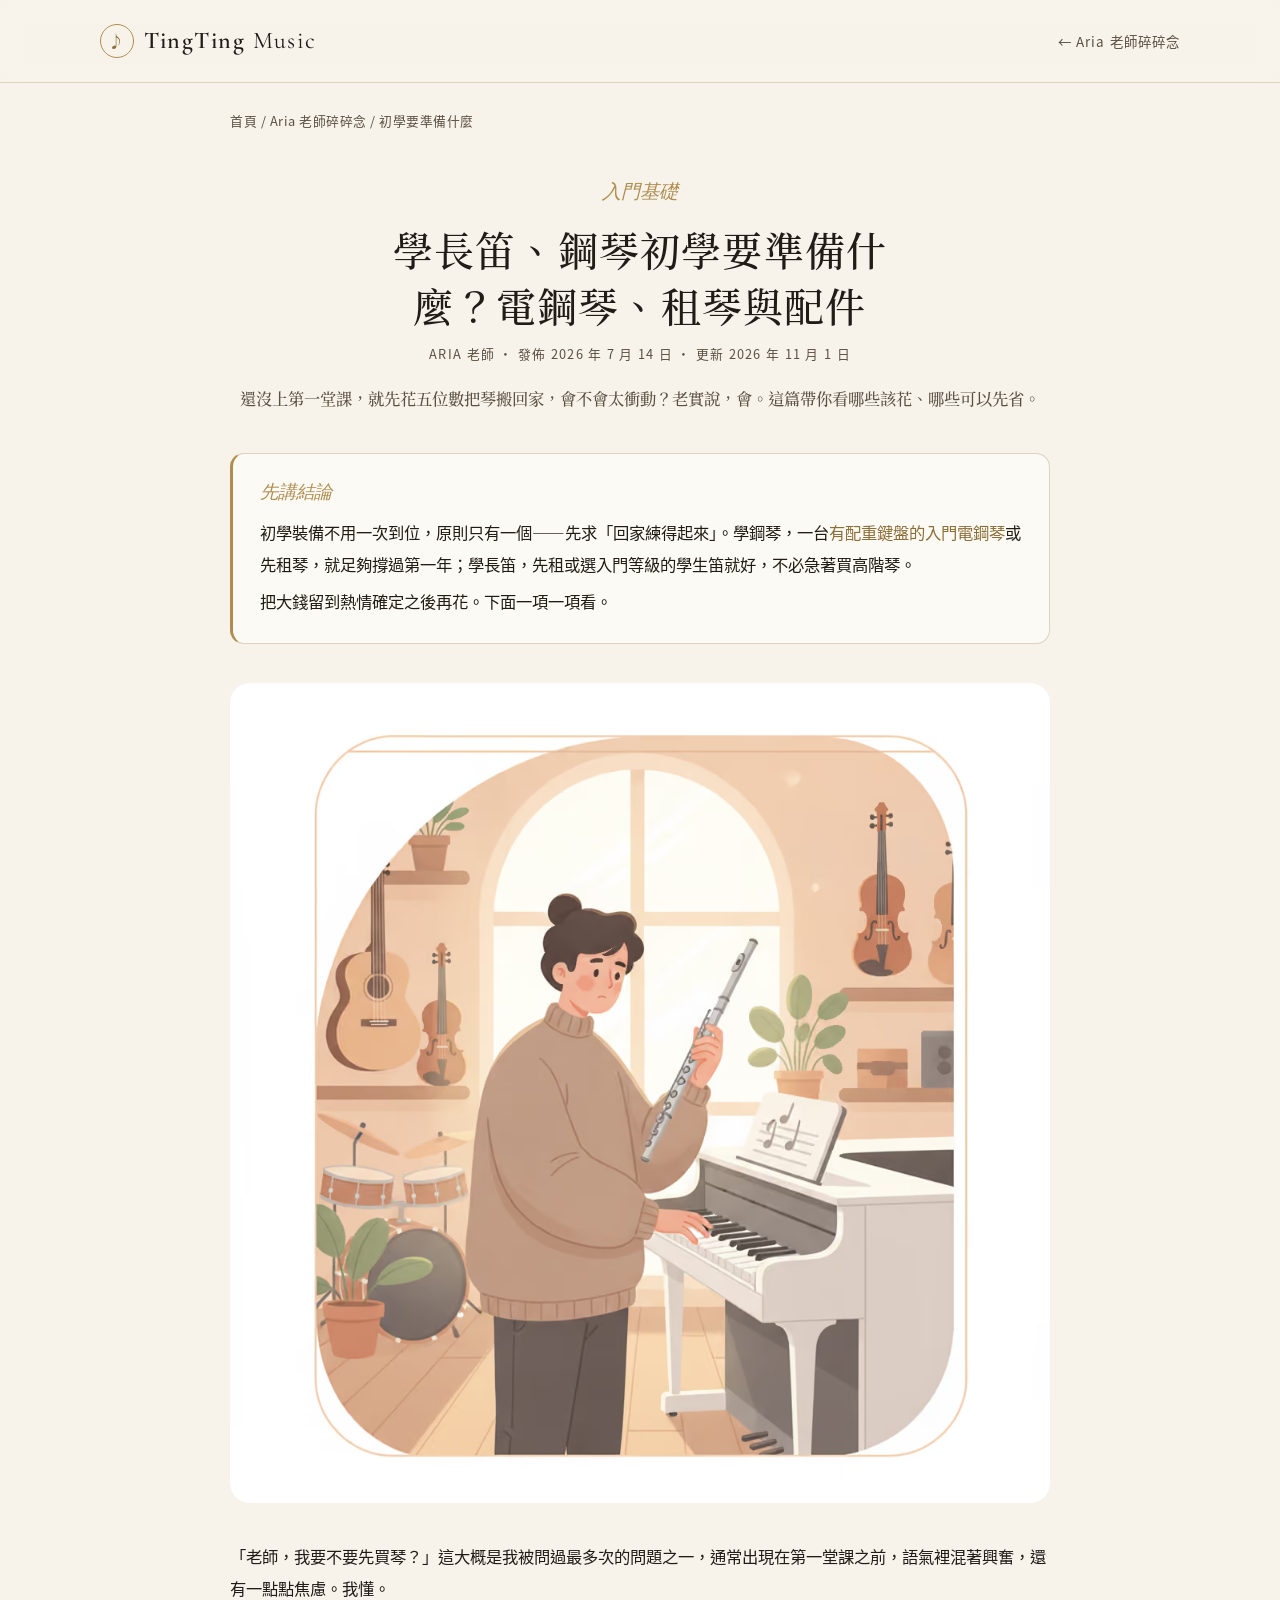
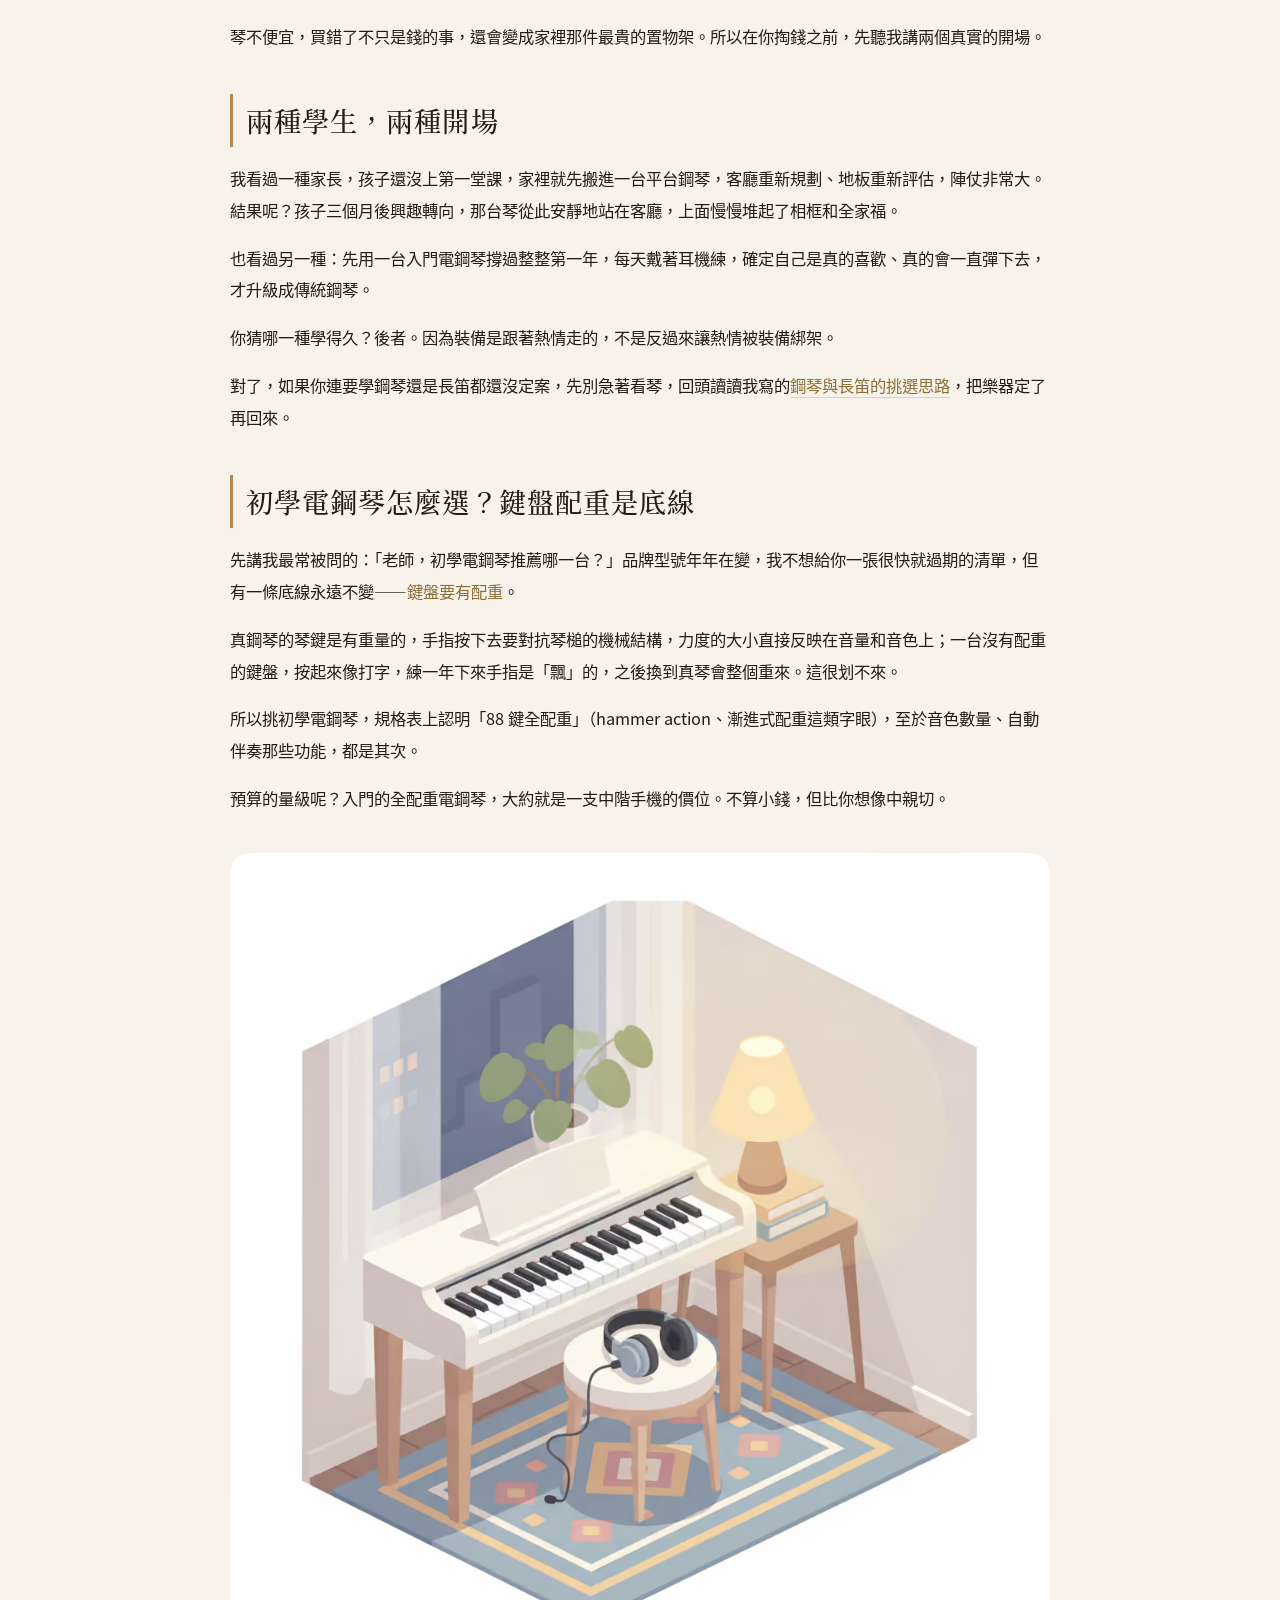
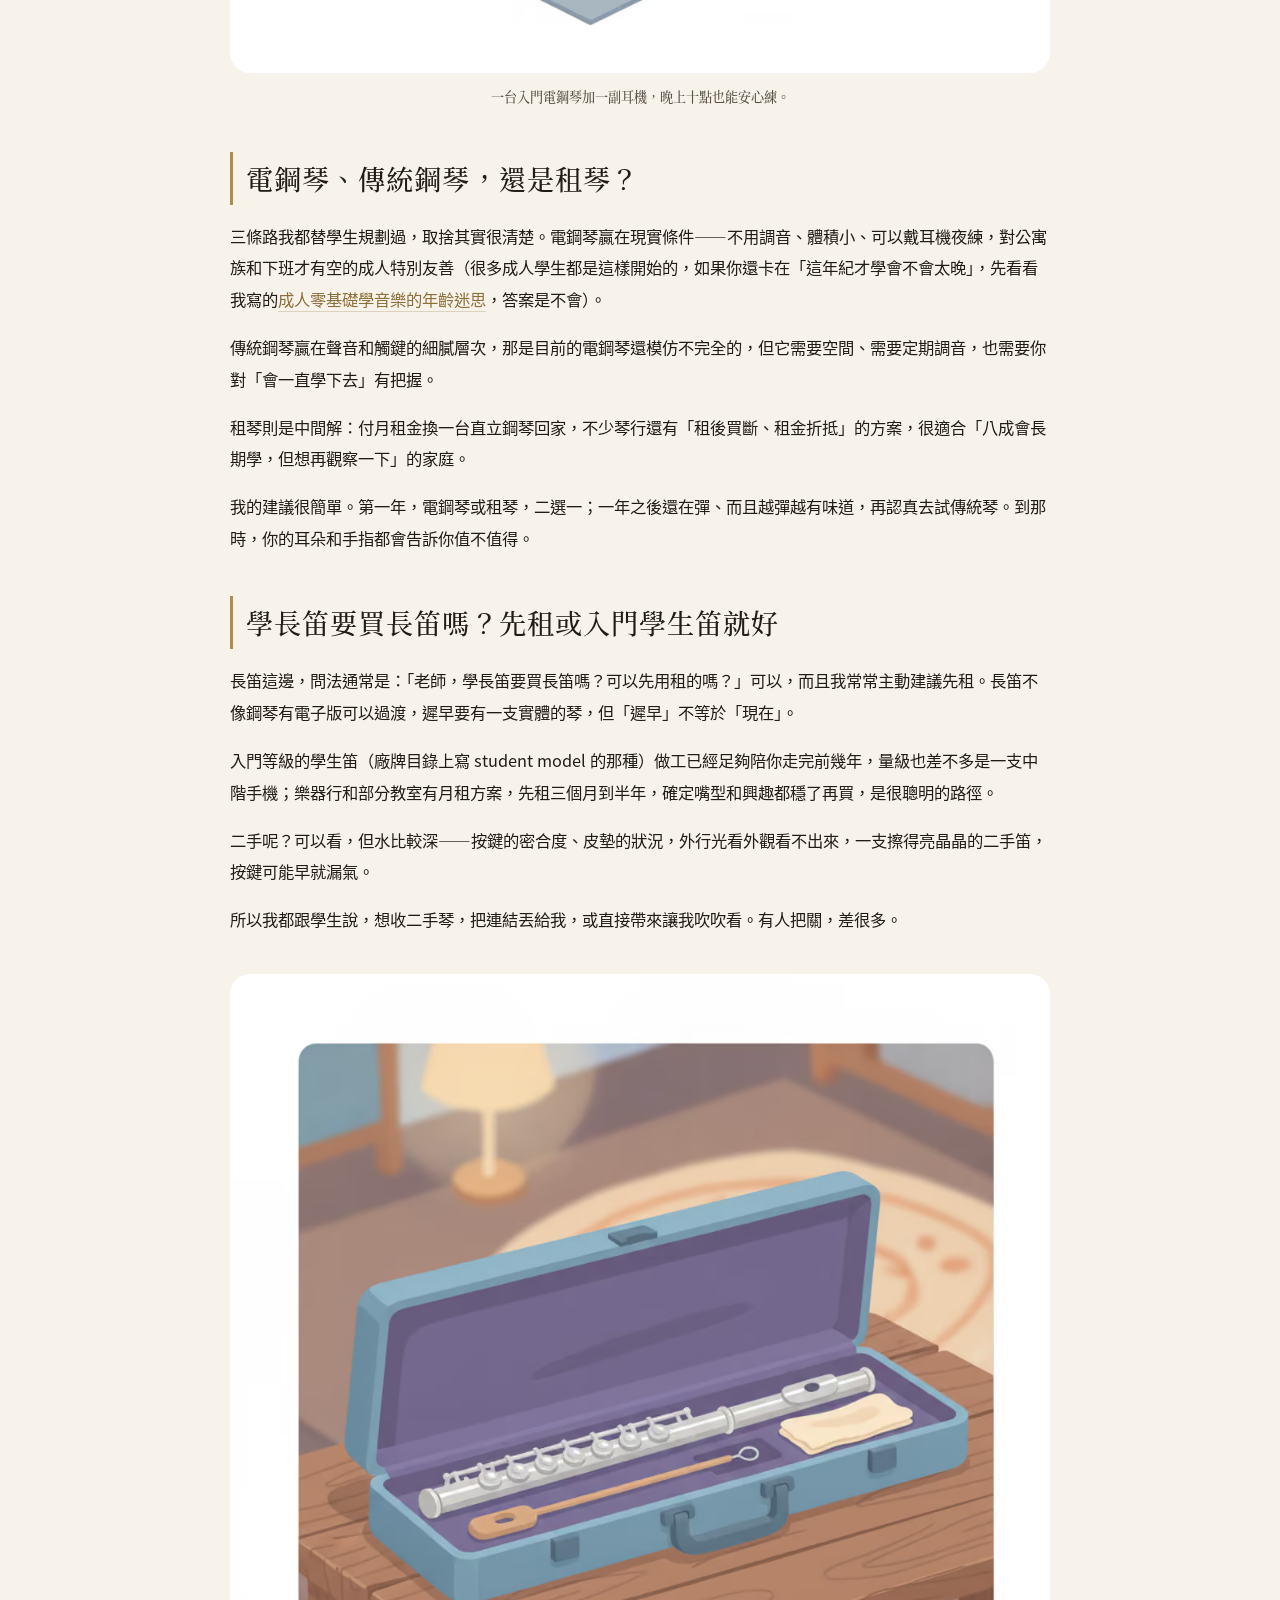
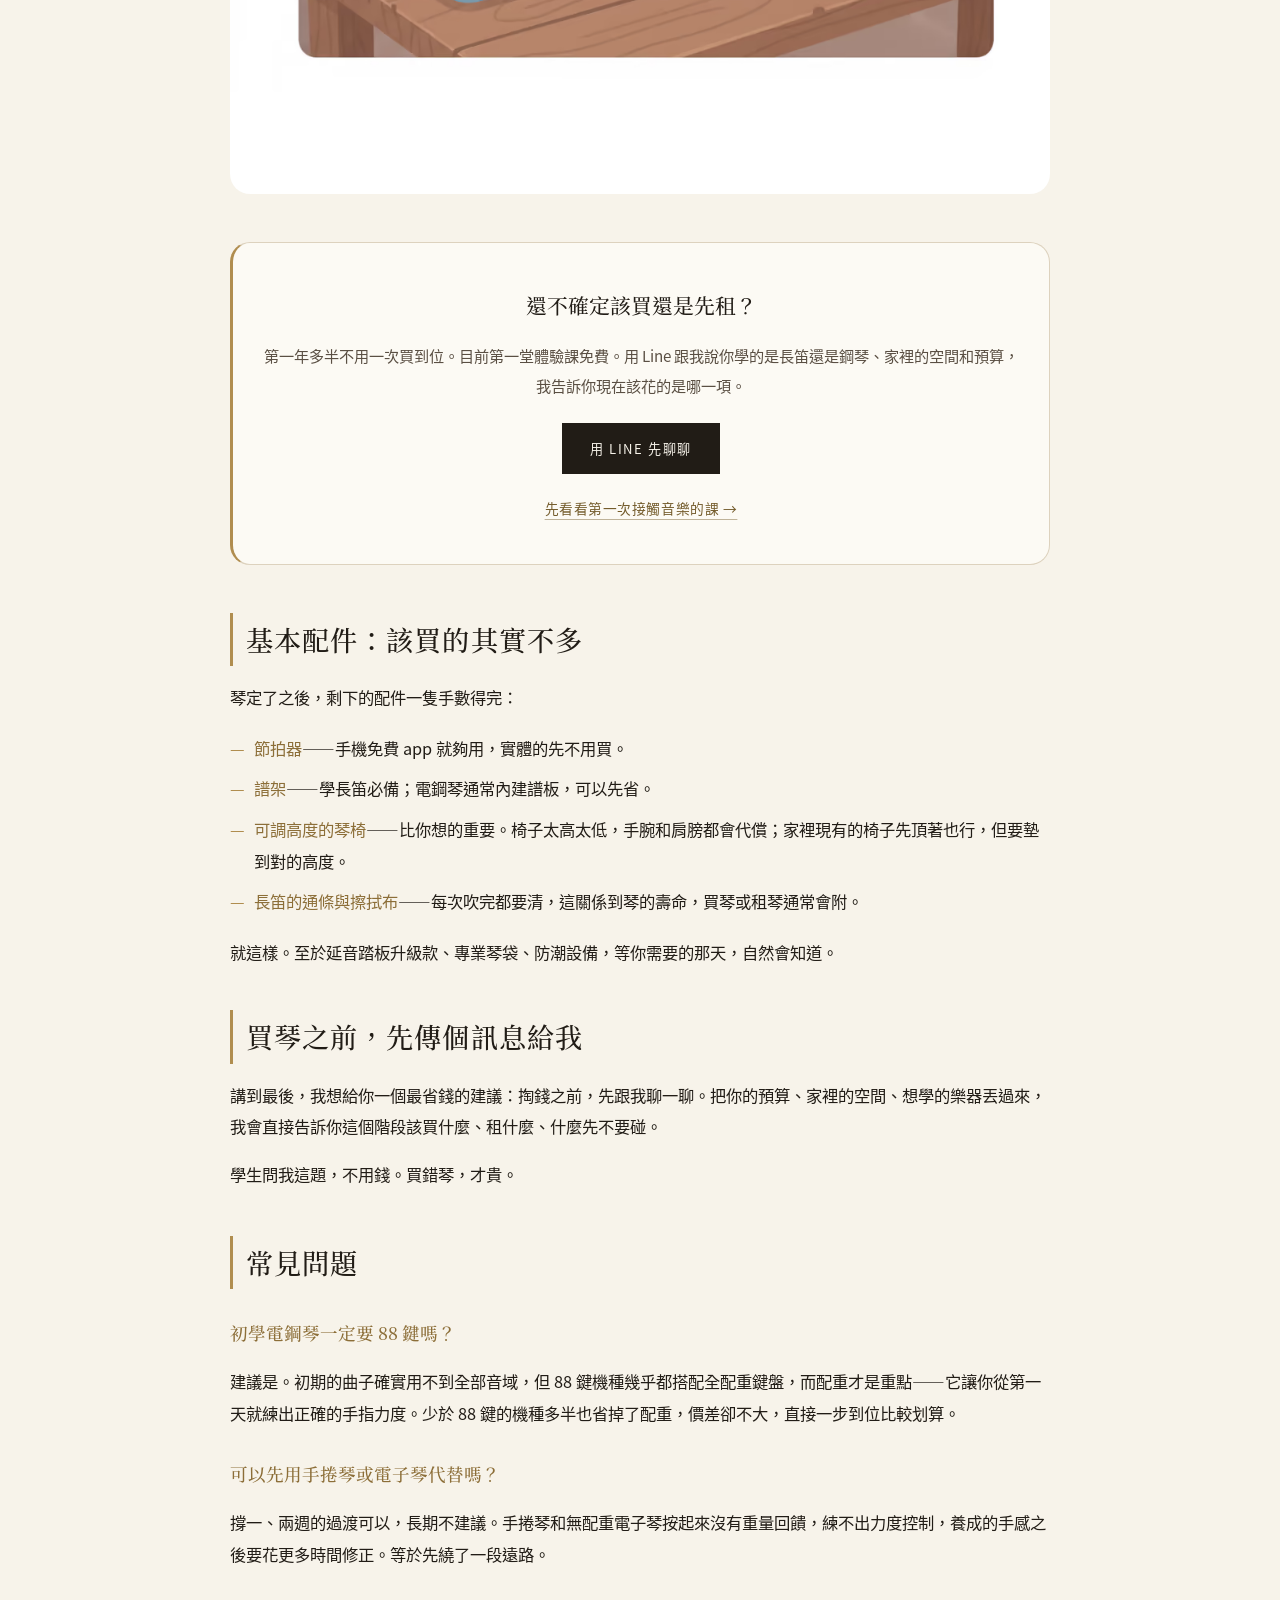
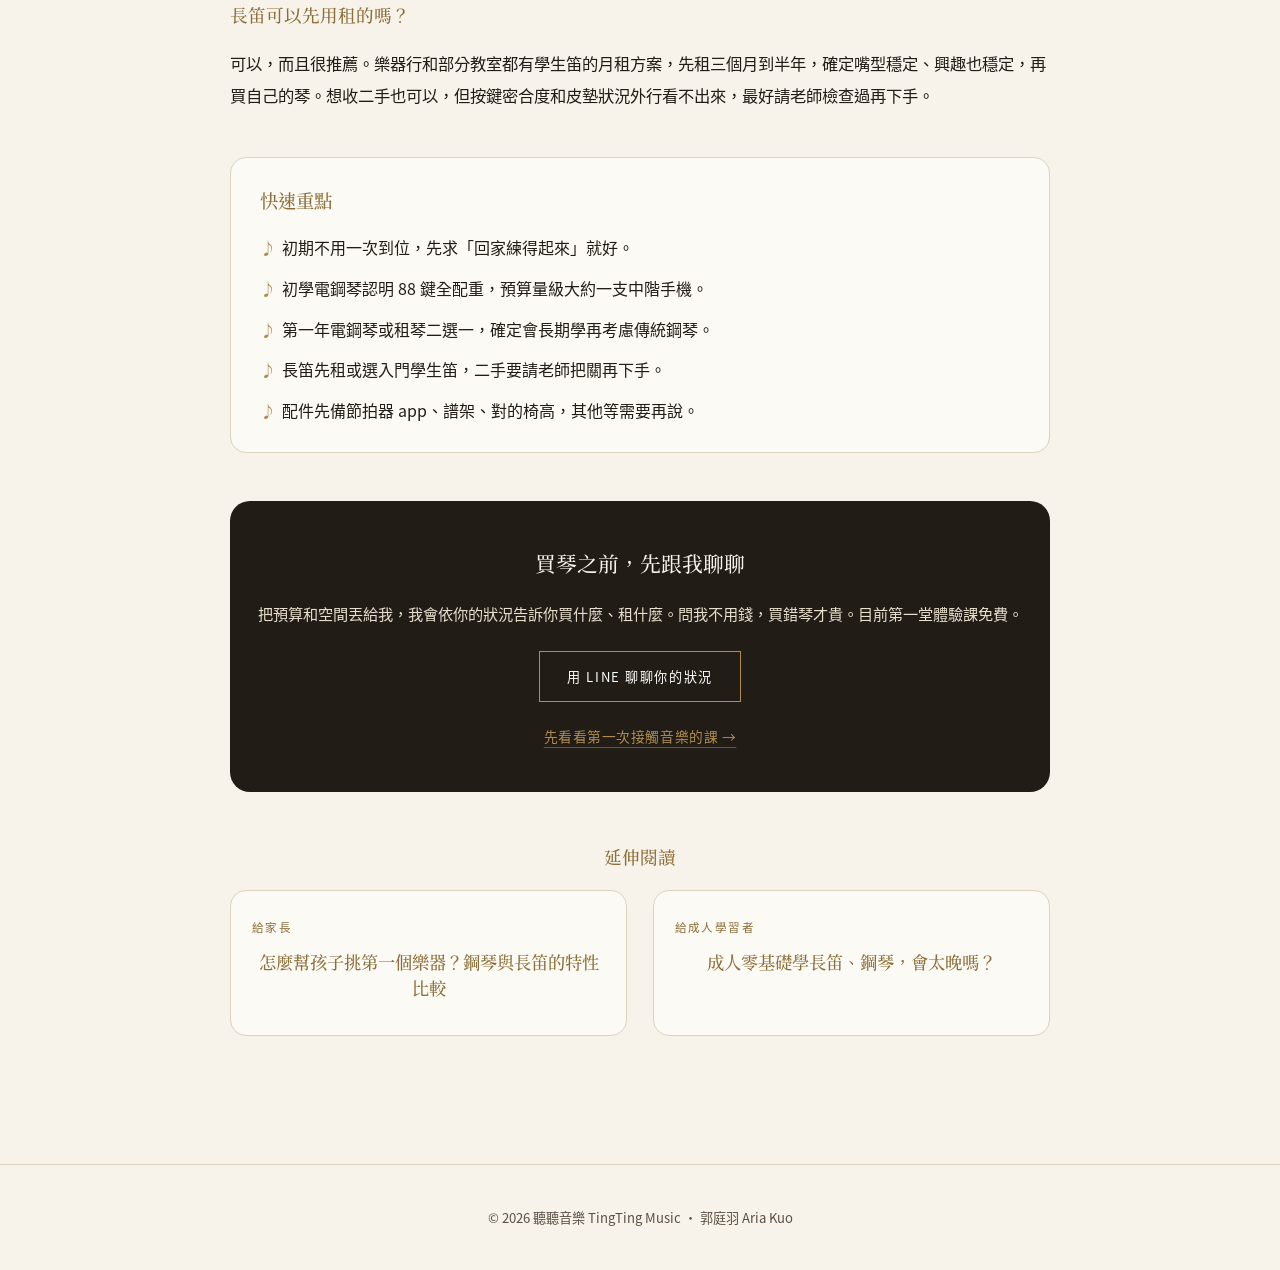
<file: blog/beginner-gear-guide.html>
<!DOCTYPE html>
<html lang="zh-Hant">
<head>
<meta charset="UTF-8">
<meta name="viewport" content="width=device-width, initial-scale=1.0">
<title>學長笛、鋼琴初學要準備什麼？電鋼琴、租琴與配件｜Aria 老師碎碎念</title>
<meta name="description" content="還沒上課就要先買琴嗎？Aria 老師聊學鋼琴的電鋼琴和租琴、學長笛要不要先買長笛，以及哪些配件該花、哪些先省。">
<link rel="canonical" href="https://tingyumusic.com/blog/beginner-gear-guide.html">
<meta property="og:type" content="article">
<meta property="og:title" content="學長笛、鋼琴初學要準備什麼？電鋼琴、租琴與配件">
<meta property="og:description" content="初學電鋼琴怎麼挑、租琴划不划算、學長笛要不要先買長笛——哪些該花、哪些先省。">
<meta property="og:url" content="https://tingyumusic.com/blog/beginner-gear-guide.html">
<meta property="og:image" content="https://tingyumusic.com/assets/blog/beginner-gear-guide/cover.jpg">
<link rel="icon" href="../assets/logo.png">
<script src="../assets/ga-config.js" defer></script>
<link rel="stylesheet" href="../assets/blog.css">
<script>
window.addEventListener('load',function(){
  var link=document.createElement('link');
  link.rel='stylesheet';
  link.href='../assets/fonts.css';
  document.head.appendChild(link);
});
</script>
<noscript><link rel="stylesheet" href="../assets/fonts.css"></noscript>
<script type="application/ld+json">
{
  "@context":"https://schema.org",
  "@graph":[
  {
    "@type":"Article",
    "headline":"學長笛、鋼琴初學要準備什麼？電鋼琴、租琴與配件",
    "description":"還沒上課就要先買琴嗎？初學電鋼琴怎麼挑、租琴划不划算、學長笛要不要先買長笛，哪些配件該花、哪些先省。",
    "image":"https://tingyumusic.com/assets/blog/beginner-gear-guide/cover.jpg","datePublished":"2026-07-14","dateModified":"2026-11-01",
    "author":{"@type":"Person","@id":"https://tingyumusic.com/#teacher","name":"郭庭羽 Aria Kuo"},
    "publisher":{"@type":"Organization","@id":"https://tingyumusic.com/#business","name":"聽聽音樂 TingTing Music"},
    "mainEntityOfPage":"https://tingyumusic.com/blog/beginner-gear-guide.html"
  },
  {
    "@type":"FAQPage",
    "mainEntity":[
      {"@type":"Question","name":"初學電鋼琴一定要 88 鍵嗎？","acceptedAnswer":{"@type":"Answer","text":"建議是。初期的曲子確實用不到全部音域，但 88 鍵機種幾乎都搭配全配重鍵盤，而配重才是重點——它讓你從第一天就練出正確的手指力度。少於 88 鍵的機種多半也省掉了配重，價差卻不大，直接一步到位比較划算。"}},
      {"@type":"Question","name":"可以先用手捲琴或電子琴代替嗎？","acceptedAnswer":{"@type":"Answer","text":"撐一、兩週的過渡可以，長期不建議。手捲琴和無配重電子琴按起來沒有重量回饋，練不出力度控制，養成的手感之後要花更多時間修正。等於先繞了一段遠路。"}},
      {"@type":"Question","name":"長笛可以先用租的嗎？","acceptedAnswer":{"@type":"Answer","text":"可以，而且很推薦。樂器行和部分教室都有學生笛的月租方案，先租三個月到半年，確定嘴型穩定、興趣也穩定，再買自己的琴。想收二手也可以，但按鍵密合度和皮墊狀況外行看不出來，最好請老師檢查過再下手。"}}
    ]
  }
  ]
}
</script>
</head>
<body>
<nav><div class="nav-in">
  <a href="../" class="logo"><span class="em">♪</span> <span><b>TingTing</b> Music</span></a>
  <a href="./" class="nav-back">← Aria 老師碎碎念</a>
</div></nav>
<main class="wrap">
  <div class="crumb"><a href="../">首頁</a> / <a href="./">Aria 老師碎碎念</a> / 初學要準備什麼</div>
  <article class="post">
    <header class="post-head">
      <div class="post-eyebrow">入門基礎</div>
      <h1>學長笛、鋼琴初學要準備什麼？電鋼琴、租琴與配件</h1>
      <div class="post-meta">Aria 老師 · 發佈 <time datetime="2026-07-14">2026 年 7 月 14 日</time> · 更新 <time datetime="2026-11-01">2026 年 11 月 1 日</time></div>
      <p class="post-lead">還沒上第一堂課，就先花五位數把琴搬回家，會不會太衝動？老實說，會。這篇帶你看哪些該花、哪些可以先省。</p>
    </header>
    <div class="answer">
      <span class="a-label">先講結論</span>
      <p>初學裝備不用一次到位，原則只有一個——先求「回家練得起來」。學鋼琴，一台<strong>有配重鍵盤的入門電鋼琴</strong>或先租琴，就足夠撐過第一年；學長笛，先租或選入門等級的學生笛就好，不必急著買高階琴。</p>
      <p>把大錢留到熱情確定之後再花。下面一項一項看。</p>
    </div>
    <figure><picture><source type="image/avif" srcset="../assets/blog/beginner-gear-guide/cover-640.avif 640w, ../assets/blog/beginner-gear-guide/cover.avif 1024w" sizes="(max-width: 900px) 90vw, 820px"><source type="image/webp" srcset="../assets/blog/beginner-gear-guide/cover-640.webp 640w, ../assets/blog/beginner-gear-guide/cover.webp 1024w" sizes="(max-width: 900px) 90vw, 820px"><img src="../assets/blog/beginner-gear-guide/cover.jpg" alt="一個人在溫暖的樂器行裡認真比較電鋼琴與長笛的插畫" width="1024" height="1024" fetchpriority="high" decoding="async"></picture></figure>
    <p>「老師，我要不要先買琴？」這大概是我被問過最多次的問題之一，通常出現在第一堂課之前，語氣裡混著興奮，還有一點點焦慮。我懂。</p>
    <p>琴不便宜，買錯了不只是錢的事，還會變成家裡那件最貴的置物架。所以在你掏錢之前，先聽我講兩個真實的開場。</p>
    <h2>兩種學生，兩種開場</h2>
    <p>我看過一種家長，孩子還沒上第一堂課，家裡就先搬進一台平台鋼琴，客廳重新規劃、地板重新評估，陣仗非常大。結果呢？孩子三個月後興趣轉向，那台琴從此安靜地站在客廳，上面慢慢堆起了相框和全家福。</p>
    <p>也看過另一種：先用一台入門電鋼琴撐過整整第一年，每天戴著耳機練，確定自己是真的喜歡、真的會一直彈下去，才升級成傳統鋼琴。</p>
    <p>你猜哪一種學得久？後者。因為裝備是跟著熱情走的，不是反過來讓熱情被裝備綁架。</p>
    <p>對了，如果你連要學鋼琴還是長笛都還沒定案，先別急著看琴，回頭讀讀我寫的<a class="inlink" href="choosing-first-instrument.html">鋼琴與長笛的挑選思路</a>，把樂器定了再回來。</p>
    <h2>初學電鋼琴怎麼選？鍵盤配重是底線</h2>
    <p>先講我最常被問的：「老師，初學電鋼琴推薦哪一台？」品牌型號年年在變，我不想給你一張很快就過期的清單，但有一條底線永遠不變——<strong>鍵盤要有配重</strong>。</p>
    <p>真鋼琴的琴鍵是有重量的，手指按下去要對抗琴槌的機械結構，力度的大小直接反映在音量和音色上；一台沒有配重的鍵盤，按起來像打字，練一年下來手指是「飄」的，之後換到真琴會整個重來。這很划不來。</p>
    <p>所以挑初學電鋼琴，規格表上認明「88 鍵全配重」（hammer action、漸進式配重這類字眼），至於音色數量、自動伴奏那些功能，都是其次。</p>
    <p>預算的量級呢？入門的全配重電鋼琴，大約就是一支中階手機的價位。不算小錢，但比你想像中親切。</p>
    <figure><picture><source type="image/avif" srcset="../assets/blog/beginner-gear-guide/inline-1-640.avif 640w, ../assets/blog/beginner-gear-guide/inline-1.avif 1024w" sizes="(max-width: 900px) 90vw, 820px"><source type="image/webp" srcset="../assets/blog/beginner-gear-guide/inline-1-640.webp 640w, ../assets/blog/beginner-gear-guide/inline-1.webp 1024w" sizes="(max-width: 900px) 90vw, 820px"><img src="../assets/blog/beginner-gear-guide/inline-1.jpg" alt="小公寓角落擺著一台電鋼琴，椅子上放著耳機的溫馨插畫" width="1024" height="1024" loading="lazy" decoding="async"></picture><figcaption>一台入門電鋼琴加一副耳機，晚上十點也能安心練。</figcaption></figure>
    <h2>電鋼琴、傳統鋼琴，還是租琴？</h2>
    <p>三條路我都替學生規劃過，取捨其實很清楚。電鋼琴贏在現實條件——不用調音、體積小、可以戴耳機夜練，對公寓族和下班才有空的成人特別友善（很多成人學生都是這樣開始的，如果你還卡在「這年紀才學會不會太晚」，先看看我寫的<a class="inlink" href="adult-beginner-never-too-late.html">成人零基礎學音樂的年齡迷思</a>，答案是不會）。</p>
    <p>傳統鋼琴贏在聲音和觸鍵的細膩層次，那是目前的電鋼琴還模仿不完全的，但它需要空間、需要定期調音，也需要你對「會一直學下去」有把握。</p>
    <p>租琴則是中間解：付月租金換一台直立鋼琴回家，不少琴行還有「租後買斷、租金折抵」的方案，很適合「八成會長期學，但想再觀察一下」的家庭。</p>
    <p>我的建議很簡單。第一年，電鋼琴或租琴，二選一；一年之後還在彈、而且越彈越有味道，再認真去試傳統琴。到那時，你的耳朵和手指都會告訴你值不值得。</p>
    <h2 id="flute-rent-or-buy">學長笛要買長笛嗎？先租或入門學生笛就好</h2>
    <p>長笛這邊，問法通常是：「老師，學長笛要買長笛嗎？可以先用租的嗎？」可以，而且我常常主動建議先租。長笛不像鋼琴有電子版可以過渡，遲早要有一支實體的琴，但「遲早」不等於「現在」。</p>
    <p>入門等級的學生笛（廠牌目錄上寫 student model 的那種）做工已經足夠陪你走完前幾年，量級也差不多是一支中階手機；樂器行和部分教室有月租方案，先租三個月到半年，確定嘴型和興趣都穩了再買，是很聰明的路徑。</p>
    <p>二手呢？可以看，但水比較深——按鍵的密合度、皮墊的狀況，外行光看外觀看不出來，一支擦得亮晶晶的二手笛，按鍵可能早就漏氣。</p>
    <p>所以我都跟學生說，想收二手琴，把連結丟給我，或直接帶來讓我吹吹看。有人把關，差很多。</p>
    <figure><picture><source type="image/avif" srcset="../assets/blog/beginner-gear-guide/inline-2-640.avif 640w, ../assets/blog/beginner-gear-guide/inline-2.avif 1024w" sizes="(max-width: 900px) 90vw, 820px"><source type="image/webp" srcset="../assets/blog/beginner-gear-guide/inline-2-640.webp 640w, ../assets/blog/beginner-gear-guide/inline-2.webp 1024w" sizes="(max-width: 900px) 90vw, 820px"><img src="../assets/blog/beginner-gear-guide/inline-2.jpg" alt="打開的長笛琴盒裡放著學生長笛、通條與擦拭布的插畫" width="1024" height="1024" loading="lazy" decoding="async"></picture></figure>
    <aside class="cta cta-mid"><h3>還不確定該買還是先租？</h3><p>第一年多半不用一次買到位。目前第一堂體驗課免費。用 Line 跟我說你學的是長笛還是鋼琴、家裡的空間和預算，我告訴你現在該花的是哪一項。</p><a class="btn" href="https://line.me/R/ti/p/%40897rgmut" target="_blank" rel="noopener" data-lead-source="blog-mid">用 Line 先聊聊</a><a class="alt" href="../#situation-beginner">先看看第一次接觸音樂的課 →</a></aside>
    <h2>基本配件：該買的其實不多</h2>
    <p>琴定了之後，剩下的配件一隻手數得完：</p>
    <ul class="dash">
      <li><strong>節拍器</strong>——手機免費 app 就夠用，實體的先不用買。</li>
      <li><strong>譜架</strong>——學長笛必備；電鋼琴通常內建譜板，可以先省。</li>
      <li><strong>可調高度的琴椅</strong>——比你想的重要。椅子太高太低，手腕和肩膀都會代償；家裡現有的椅子先頂著也行，但要墊到對的高度。</li>
      <li><strong>長笛的通條與擦拭布</strong>——每次吹完都要清，這關係到琴的壽命，買琴或租琴通常會附。</li>
    </ul>
    <p>就這樣。至於延音踏板升級款、專業琴袋、防潮設備，等你需要的那天，自然會知道。</p>
    <h2>買琴之前，先傳個訊息給我</h2>
    <p>講到最後，我想給你一個最省錢的建議：掏錢之前，先跟我聊一聊。把你的預算、家裡的空間、想學的樂器丟過來，我會直接告訴你這個階段該買什麼、租什麼、什麼先不要碰。</p>
    <p>學生問我這題，不用錢。買錯琴，才貴。</p>
    <section class="faq">
      <h2>常見問題</h2>
      <h3 class="faq-q">初學電鋼琴一定要 88 鍵嗎？</h3>
      <p class="faq-a">建議是。初期的曲子確實用不到全部音域，但 88 鍵機種幾乎都搭配全配重鍵盤，而配重才是重點——它讓你從第一天就練出正確的手指力度。少於 88 鍵的機種多半也省掉了配重，價差卻不大，直接一步到位比較划算。</p>
      <h3 class="faq-q">可以先用手捲琴或電子琴代替嗎？</h3>
      <p class="faq-a">撐一、兩週的過渡可以，長期不建議。手捲琴和無配重電子琴按起來沒有重量回饋，練不出力度控制，養成的手感之後要花更多時間修正。等於先繞了一段遠路。</p>
      <h3 class="faq-q">長笛可以先用租的嗎？</h3>
      <p class="faq-a">可以，而且很推薦。樂器行和部分教室都有學生笛的月租方案，先租三個月到半年，確定嘴型穩定、興趣也穩定，再買自己的琴。想收二手也可以，但按鍵密合度和皮墊狀況外行看不出來，最好請老師檢查過再下手。</p>
    </section>
    <div class="callout"><h3>快速重點</h3><ul>
      <li>初期不用一次到位，先求「回家練得起來」就好。</li>
      <li>初學電鋼琴認明 88 鍵全配重，預算量級大約一支中階手機。</li>
      <li>第一年電鋼琴或租琴二選一，確定會長期學再考慮傳統鋼琴。</li>
      <li>長笛先租或選入門學生笛，二手要請老師把關再下手。</li>
      <li>配件先備節拍器 app、譜架、對的椅高，其他等需要再說。</li>
    </ul></div>
    <div class="cta"><h3>買琴之前，先跟我聊聊</h3><p>把預算和空間丟給我，我會依你的狀況告訴你買什麼、租什麼。問我不用錢，買錯琴才貴。目前第一堂體驗課免費。</p><a class="btn" href="https://line.me/R/ti/p/%40897rgmut" target="_blank" rel="noopener" data-lead-source="blog-end">用 Line 聊聊你的狀況</a><a class="alt" href="../#situation-beginner">先看看第一次接觸音樂的課 →</a></div>
    <div class="related"><h3>延伸閱讀</h3><div class="post-list">
      <a class="post-card" href="choosing-first-instrument.html"><div class="pc-body"><span class="pc-tag">給家長</span><h3>怎麼幫孩子挑第一個樂器？鋼琴與長笛的特性比較</h3></div></a>
      <a class="post-card" href="adult-beginner-never-too-late.html"><div class="pc-body"><span class="pc-tag">給成人學習者</span><h3>成人零基礎學長笛、鋼琴，會太晚嗎？</h3></div></a>
    </div></div>
  </article>
</main>
<footer>© <span id="y">2026</span> 聽聽音樂 TingTing Music ・ 郭庭羽 Aria Kuo</footer>
<script>
document.getElementById('y').textContent=new Date().getFullYear();
</script>
<script src="../assets/analytics.js" defer></script>
</body>
</html>
</file>
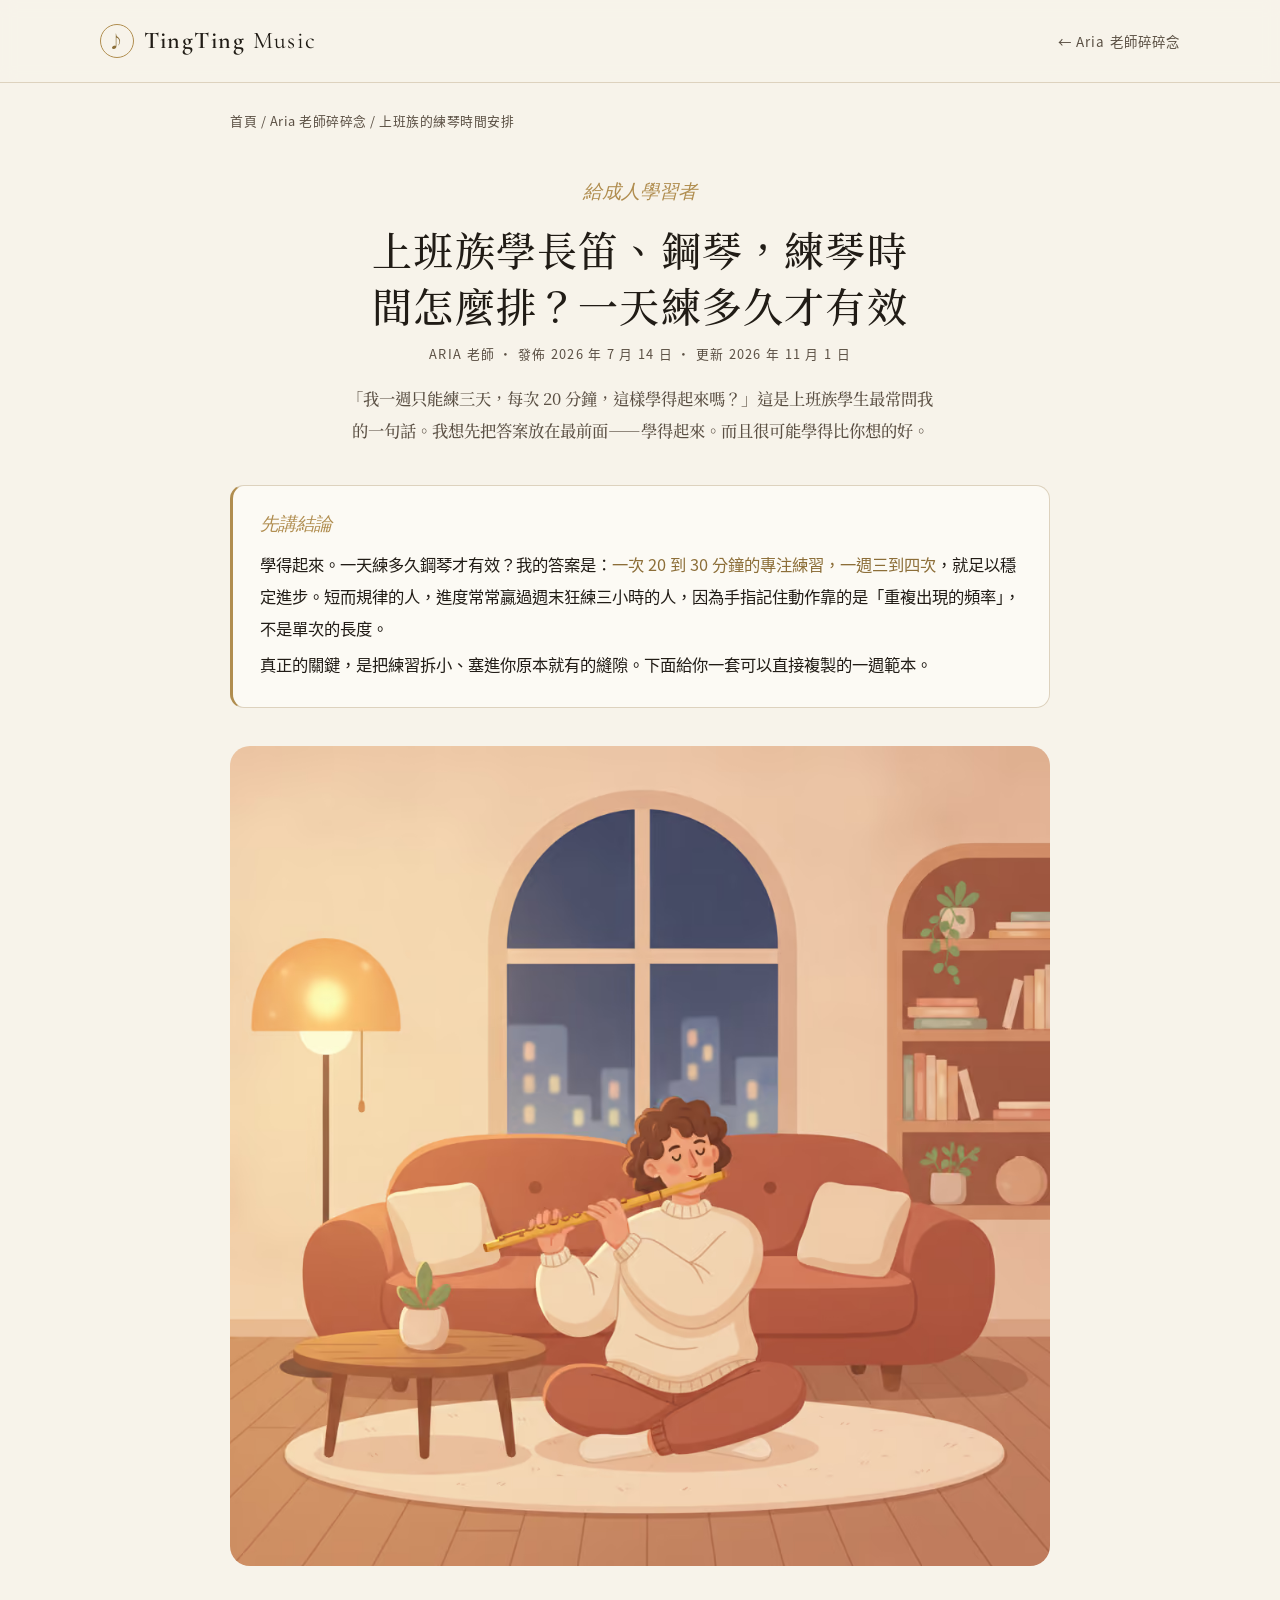
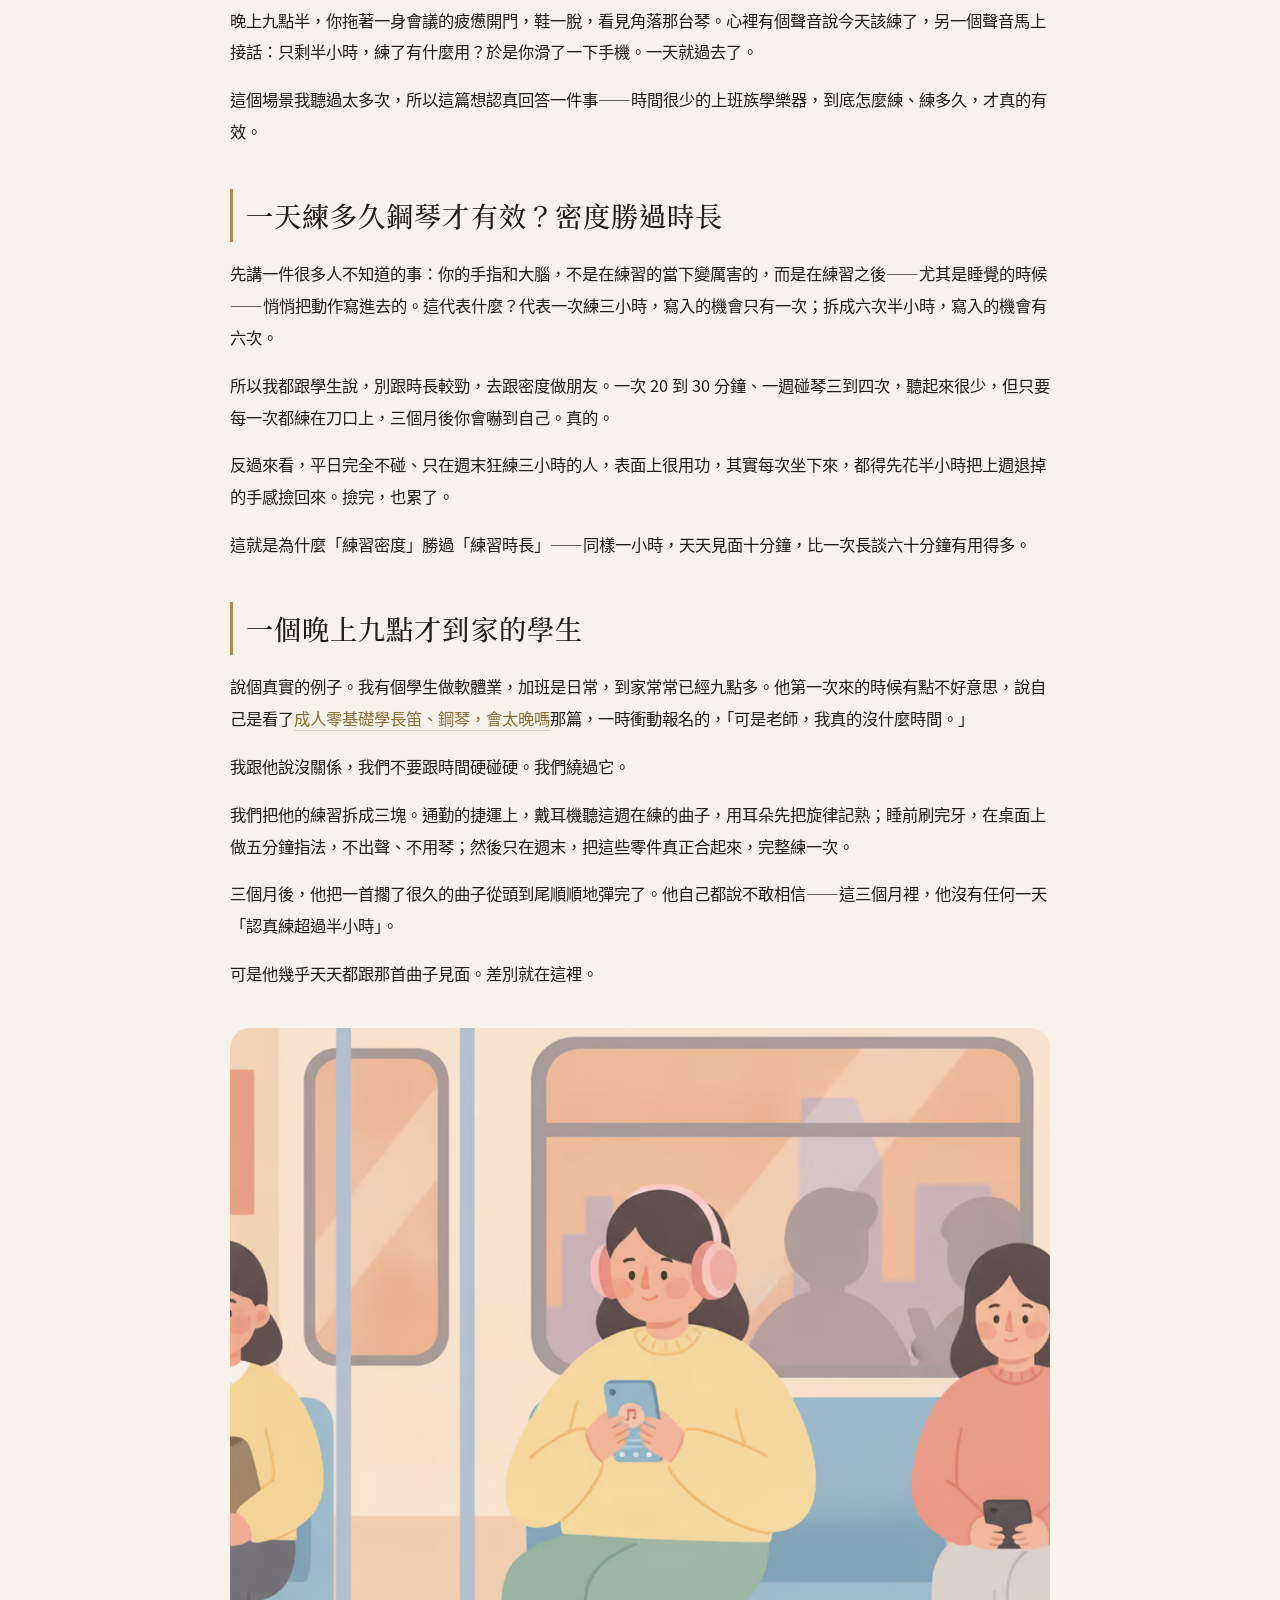
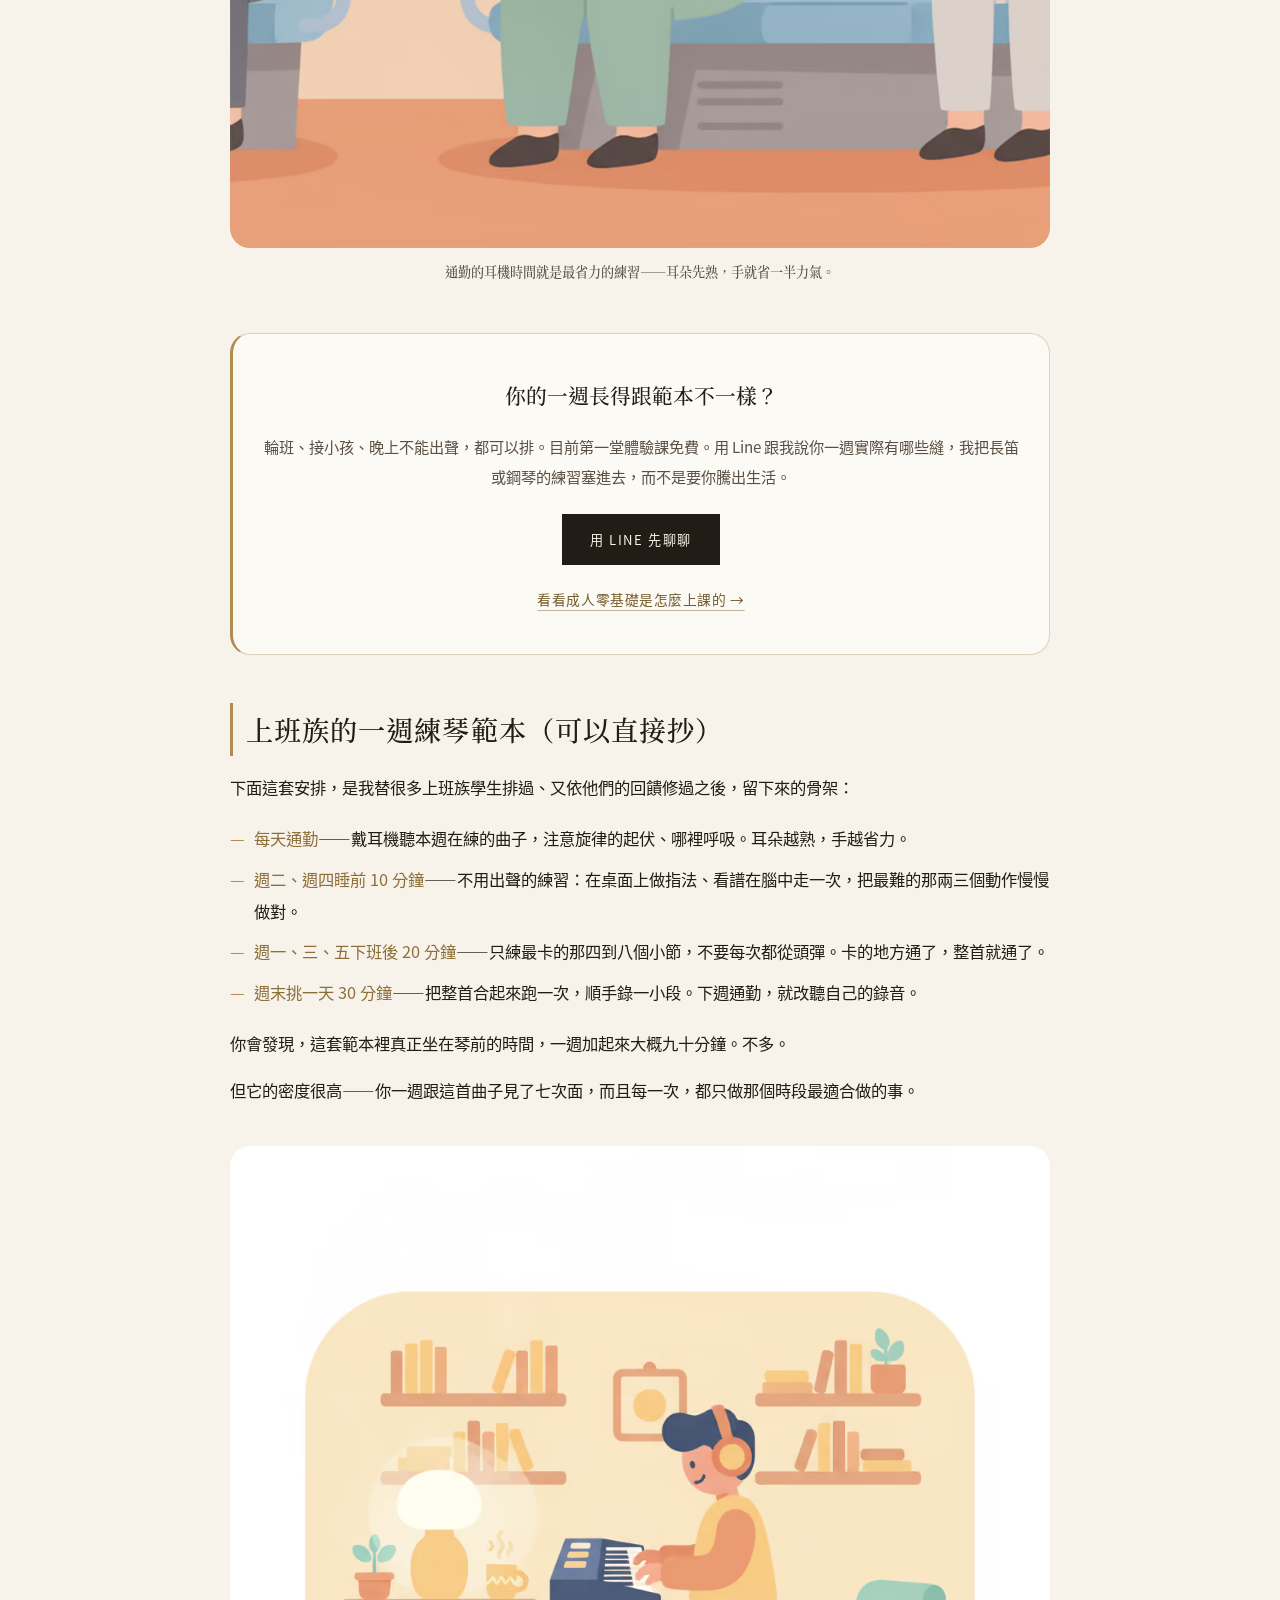
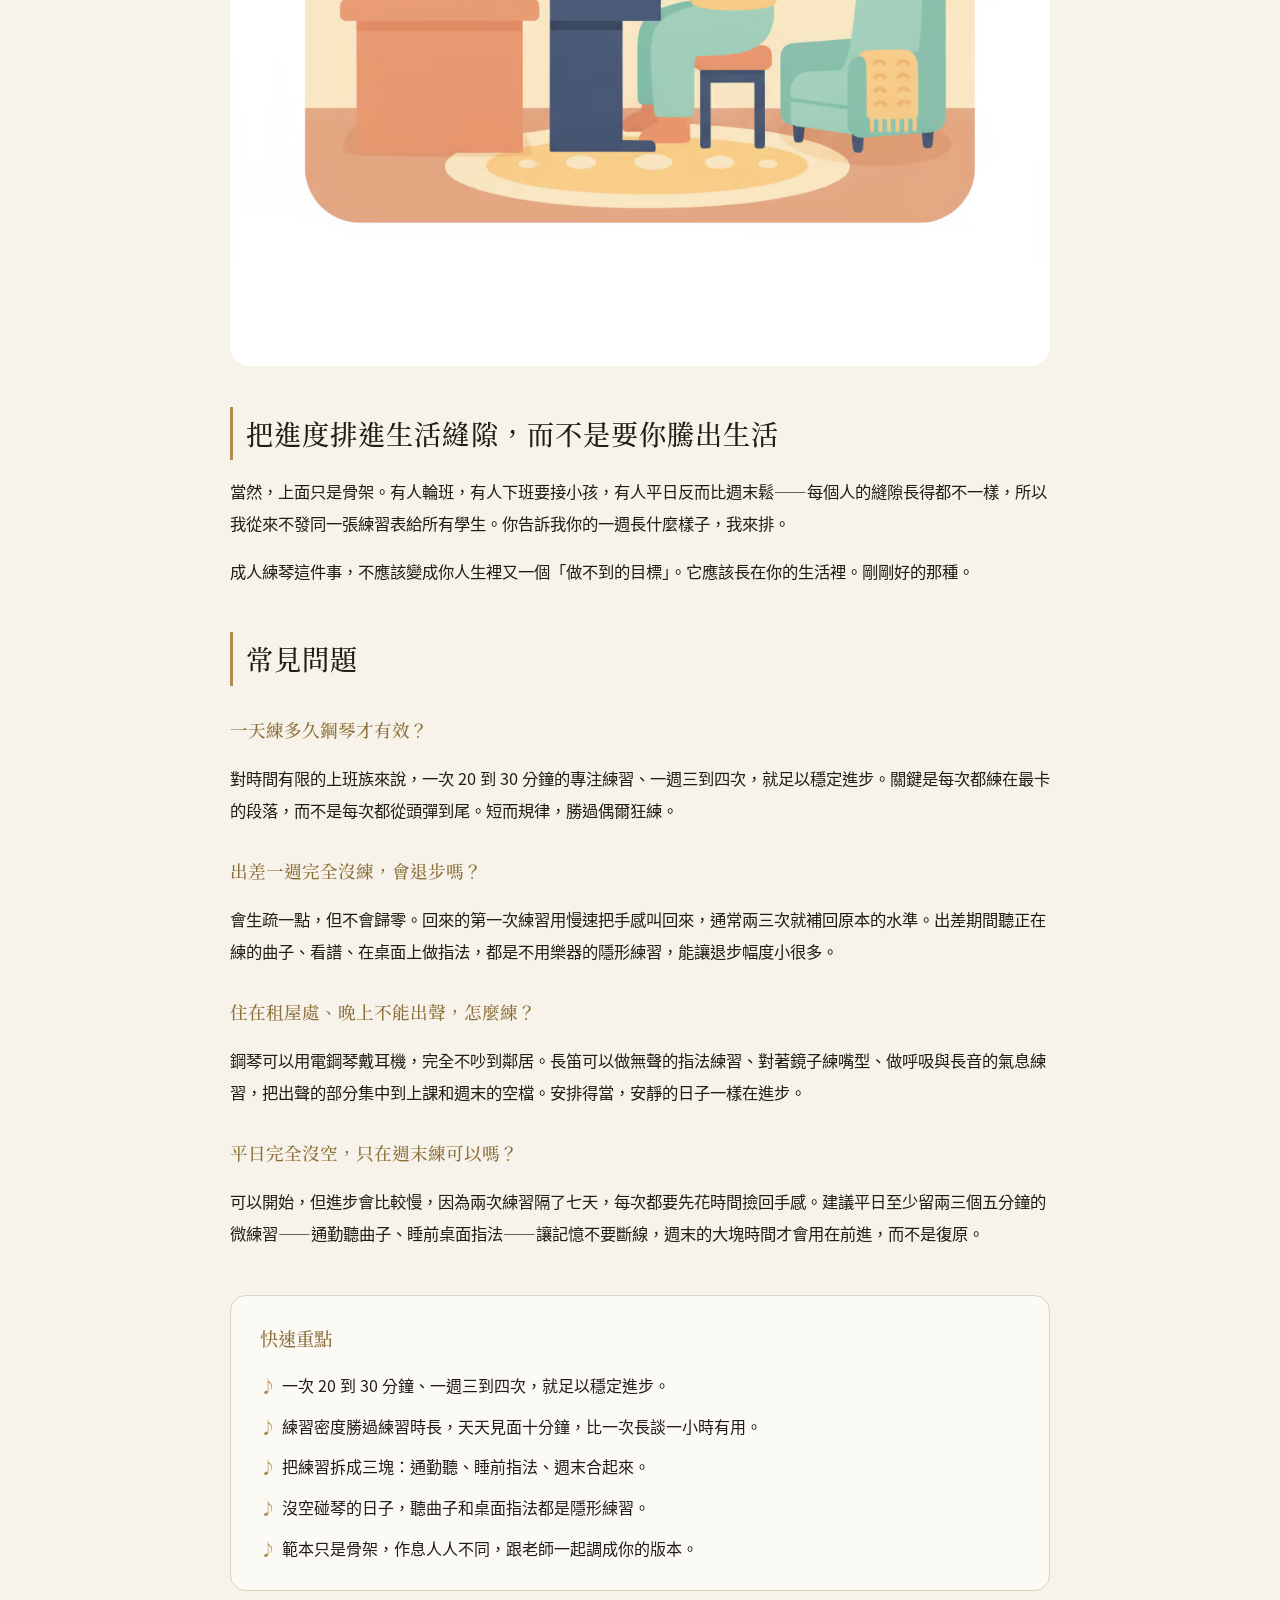
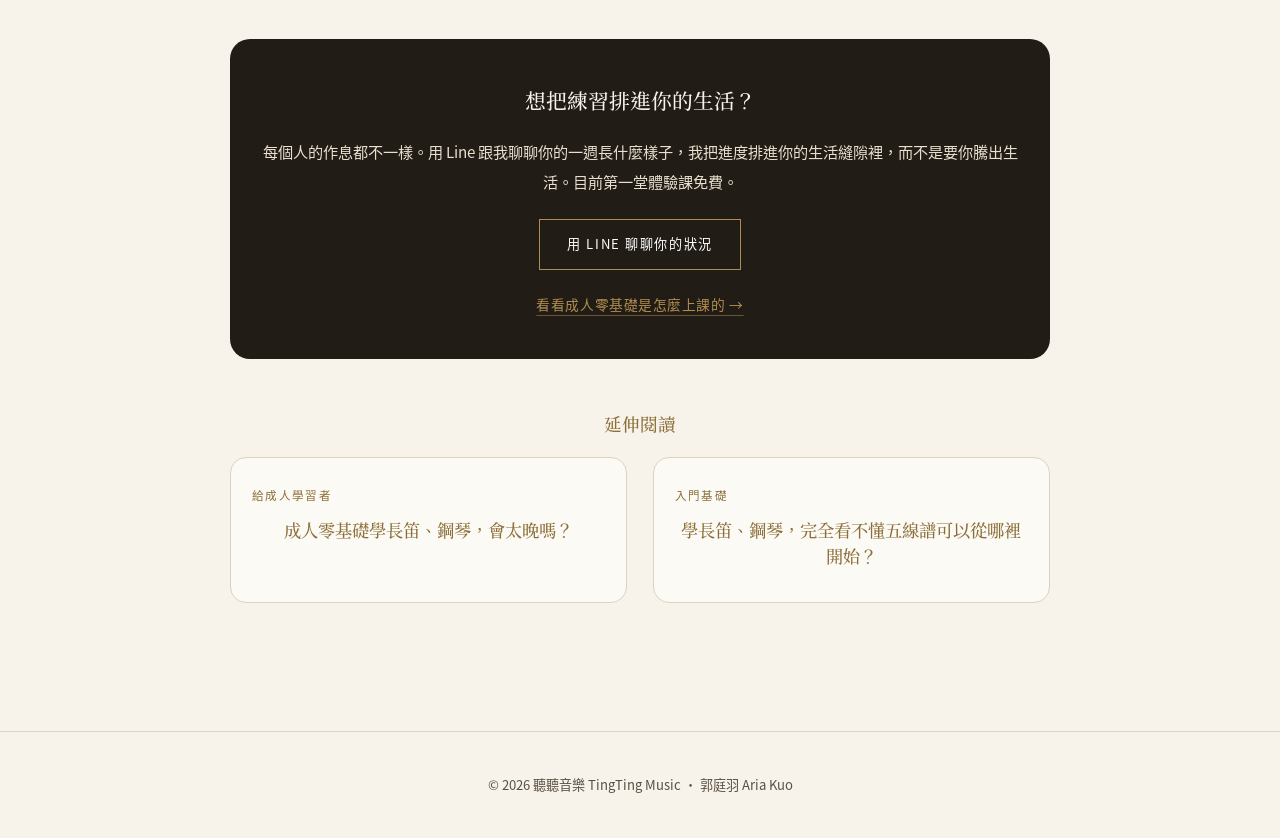
<file: blog/busy-adult-practice.html>
<!DOCTYPE html>
<html lang="zh-Hant">
<head>
<meta charset="UTF-8">
<meta name="viewport" content="width=device-width, initial-scale=1.0">
<title>上班族學長笛、鋼琴，練琴時間怎麼排？一天練多久才有效｜Aria 老師碎碎念</title>
<meta name="description" content="加班回家只剩半小時，練了有用嗎？Aria 老師聊上班族學長笛、鋼琴的練琴時間：一天練多久才有效、一份可複製的一週練習範本，晚上不能出聲時也能練。">
<link rel="canonical" href="https://tingyumusic.com/blog/busy-adult-practice.html">
<meta property="og:type" content="article">
<meta property="og:title" content="上班族學長笛、鋼琴，練琴時間怎麼排？一天練多久才有效">
<meta property="og:description" content="短而規律勝過週末狂練。一份上班族可以直接複製的一週練琴範本。">
<meta property="og:url" content="https://tingyumusic.com/blog/busy-adult-practice.html">
<meta property="og:image" content="https://tingyumusic.com/assets/blog/busy-adult-practice/cover.jpg">
<link rel="icon" href="../assets/logo.png">
<script src="../assets/ga-config.js" defer></script>
<link rel="stylesheet" href="../assets/blog.css">
<script>
window.addEventListener('load',function(){
  var link=document.createElement('link');
  link.rel='stylesheet';
  link.href='../assets/fonts.css';
  document.head.appendChild(link);
});
</script>
<noscript><link rel="stylesheet" href="../assets/fonts.css"></noscript>
<script type="application/ld+json">
{
  "@context":"https://schema.org",
  "@graph":[
  {
    "@type":"Article",
    "headline":"上班族學長笛、鋼琴，練琴時間怎麼排？一天練多久才有效",
    "description":"加班回家只剩半小時，練了有用嗎？上班族的練琴時間安排：一天練多久才有效、可複製的一週練習範本，讓成人練琴塞進生活的縫隙。",
    "image":"https://tingyumusic.com/assets/blog/busy-adult-practice/cover.jpg","datePublished":"2026-07-14","dateModified":"2026-11-01",
    "author":{"@type":"Person","@id":"https://tingyumusic.com/#teacher","name":"郭庭羽 Aria Kuo"},
    "publisher":{"@type":"Organization","@id":"https://tingyumusic.com/#business","name":"聽聽音樂 TingTing Music"},
    "mainEntityOfPage":"https://tingyumusic.com/blog/busy-adult-practice.html"
  },
  {
    "@type":"FAQPage",
    "mainEntity":[
      {"@type":"Question","name":"一天練多久鋼琴才有效？","acceptedAnswer":{"@type":"Answer","text":"對時間有限的上班族來說，一次 20 到 30 分鐘的專注練習、一週三到四次，就足以穩定進步。關鍵是每次都練在最卡的段落，而不是每次都從頭彈到尾。短而規律，勝過偶爾狂練。"}},
      {"@type":"Question","name":"出差一週完全沒練，會退步嗎？","acceptedAnswer":{"@type":"Answer","text":"會生疏一點，但不會歸零。回來的第一次練習用慢速把手感叫回來，通常兩三次就補回原本的水準。出差期間聽正在練的曲子、看譜、在桌面上做指法，都是不用樂器的隱形練習，能讓退步幅度小很多。"}},
      {"@type":"Question","name":"住在租屋處、晚上不能出聲，怎麼練？","acceptedAnswer":{"@type":"Answer","text":"鋼琴可以用電鋼琴戴耳機，完全不吵到鄰居。長笛可以做無聲的指法練習、對著鏡子練嘴型、做呼吸與長音的氣息練習，把出聲的部分集中到上課和週末的空檔。安排得當，安靜的日子一樣在進步。"}},
      {"@type":"Question","name":"平日完全沒空，只在週末練可以嗎？","acceptedAnswer":{"@type":"Answer","text":"可以開始，但進步會比較慢，因為兩次練習隔了七天，每次都要先花時間撿回手感。建議平日至少留兩三個五分鐘的微練習——通勤聽曲子、睡前桌面指法——讓記憶不要斷線，週末的大塊時間才會用在前進，而不是復原。"}}
    ]
  }
  ]
}
</script>
</head>
<body>
<nav><div class="nav-in">
  <a href="../" class="logo"><span class="em">♪</span> <span><b>TingTing</b> Music</span></a>
  <a href="./" class="nav-back">← Aria 老師碎碎念</a>
</div></nav>
<main class="wrap">
  <div class="crumb"><a href="../">首頁</a> / <a href="./">Aria 老師碎碎念</a> / 上班族的練琴時間安排</div>
  <article class="post">
    <header class="post-head">
      <div class="post-eyebrow">給成人學習者</div>
      <h1>上班族學長笛、鋼琴，練琴時間怎麼排？一天練多久才有效</h1>
      <div class="post-meta">Aria 老師 · 發佈 <time datetime="2026-07-14">2026 年 7 月 14 日</time> · 更新 <time datetime="2026-11-01">2026 年 11 月 1 日</time></div>
      <p class="post-lead">「我一週只能練三天，每次 20 分鐘，這樣學得起來嗎？」這是上班族學生最常問我的一句話。我想先把答案放在最前面——學得起來。而且很可能學得比你想的好。</p>
    </header>
    <div class="answer">
      <span class="a-label">先講結論</span>
      <p>學得起來。一天練多久鋼琴才有效？我的答案是：<strong>一次 20 到 30 分鐘的專注練習，一週三到四次</strong>，就足以穩定進步。短而規律的人，進度常常贏過週末狂練三小時的人，因為手指記住動作靠的是「重複出現的頻率」，不是單次的長度。</p>
      <p>真正的關鍵，是把練習拆小、塞進你原本就有的縫隙。下面給你一套可以直接複製的一週範本。</p>
    </div>
    <figure><picture><source type="image/avif" srcset="../assets/blog/busy-adult-practice/cover-640.avif 640w, ../assets/blog/busy-adult-practice/cover.avif 1024w" sizes="(max-width: 900px) 90vw, 820px"><source type="image/webp" srcset="../assets/blog/busy-adult-practice/cover-640.webp 640w, ../assets/blog/busy-adult-practice/cover.webp 1024w" sizes="(max-width: 900px) 90vw, 820px"><img src="../assets/blog/busy-adult-practice/cover.jpg" alt="上班族深夜在公寓裡練長笛、窗外是城市燈光的溫暖插畫" width="1024" height="1024" fetchpriority="high" decoding="async"></picture></figure>
    <p>晚上九點半，你拖著一身會議的疲憊開門，鞋一脫，看見角落那台琴。心裡有個聲音說今天該練了，另一個聲音馬上接話：只剩半小時，練了有什麼用？於是你滑了一下手機。一天就過去了。</p>
    <p>這個場景我聽過太多次，所以這篇想認真回答一件事——時間很少的上班族學樂器，到底怎麼練、練多久，才真的有效。</p>
    <h2>一天練多久鋼琴才有效？密度勝過時長</h2>
    <p>先講一件很多人不知道的事：你的手指和大腦，不是在練習的當下變厲害的，而是在練習之後——尤其是睡覺的時候——悄悄把動作寫進去的。這代表什麼？代表一次練三小時，寫入的機會只有一次；拆成六次半小時，寫入的機會有六次。</p>
    <p>所以我都跟學生說，別跟時長較勁，去跟密度做朋友。一次 20 到 30 分鐘、一週碰琴三到四次，聽起來很少，但只要每一次都練在刀口上，三個月後你會嚇到自己。真的。</p>
    <p>反過來看，平日完全不碰、只在週末狂練三小時的人，表面上很用功，其實每次坐下來，都得先花半小時把上週退掉的手感撿回來。撿完，也累了。</p>
    <p>這就是為什麼「練習密度」勝過「練習時長」——同樣一小時，天天見面十分鐘，比一次長談六十分鐘有用得多。</p>
    <h2>一個晚上九點才到家的學生</h2>
    <p>說個真實的例子。我有個學生做軟體業，加班是日常，到家常常已經九點多。他第一次來的時候有點不好意思，說自己是看了<a class="inlink" href="adult-beginner-never-too-late.html">成人零基礎學長笛、鋼琴，會太晚嗎</a>那篇，一時衝動報名的，「可是老師，我真的沒什麼時間。」</p>
    <p>我跟他說沒關係，我們不要跟時間硬碰硬。我們繞過它。</p>
    <p>我們把他的練習拆成三塊。通勤的捷運上，戴耳機聽這週在練的曲子，用耳朵先把旋律記熟；睡前刷完牙，在桌面上做五分鐘指法，不出聲、不用琴；然後只在週末，把這些零件真正合起來，完整練一次。</p>
    <p>三個月後，他把一首擱了很久的曲子從頭到尾順順地彈完了。他自己都說不敢相信——這三個月裡，他沒有任何一天「認真練超過半小時」。</p>
    <p>可是他幾乎天天都跟那首曲子見面。差別就在這裡。</p>
    <figure><picture><source type="image/avif" srcset="../assets/blog/busy-adult-practice/inline-1-640.avif 640w, ../assets/blog/busy-adult-practice/inline-1.avif 1024w" sizes="(max-width: 900px) 90vw, 820px"><source type="image/webp" srcset="../assets/blog/busy-adult-practice/inline-1-640.webp 640w, ../assets/blog/busy-adult-practice/inline-1.webp 1024w" sizes="(max-width: 900px) 90vw, 820px"><img src="../assets/blog/busy-adult-practice/inline-1.jpg" alt="上班族在捷運車廂裡戴耳機聽音樂的插畫" width="1024" height="1024" loading="lazy" decoding="async"></picture><figcaption>通勤的耳機時間就是最省力的練習——耳朵先熟，手就省一半力氣。</figcaption></figure>
    <aside class="cta cta-mid"><h3>你的一週長得跟範本不一樣？</h3><p>輪班、接小孩、晚上不能出聲，都可以排。目前第一堂體驗課免費。用 Line 跟我說你一週實際有哪些縫，我把長笛或鋼琴的練習塞進去，而不是要你騰出生活。</p><a class="btn" href="https://line.me/R/ti/p/%40897rgmut" target="_blank" rel="noopener" data-lead-source="blog-mid">用 Line 先聊聊</a><a class="alt" href="../#situation-adult">看看成人零基礎是怎麼上課的 →</a></aside>
    <h2>上班族的一週練琴範本（可以直接抄）</h2>
    <p>下面這套安排，是我替很多上班族學生排過、又依他們的回饋修過之後，留下來的骨架：</p>
    <ul class="dash">
      <li><strong>每天通勤</strong>——戴耳機聽本週在練的曲子，注意旋律的起伏、哪裡呼吸。耳朵越熟，手越省力。</li>
      <li><strong>週二、週四睡前 10 分鐘</strong>——不用出聲的練習：在桌面上做指法、看譜在腦中走一次，把最難的那兩三個動作慢慢做對。</li>
      <li><strong>週一、三、五下班後 20 分鐘</strong>——只練最卡的那四到八個小節，不要每次都從頭彈。卡的地方通了，整首就通了。</li>
      <li><strong>週末挑一天 30 分鐘</strong>——把整首合起來跑一次，順手錄一小段。下週通勤，就改聽自己的錄音。</li>
    </ul>
    <p>你會發現，這套範本裡真正坐在琴前的時間，一週加起來大概九十分鐘。不多。</p>
    <p>但它的密度很高——你一週跟這首曲子見了七次面，而且每一次，都只做那個時段最適合做的事。</p>
    <figure><picture><source type="image/avif" srcset="../assets/blog/busy-adult-practice/inline-2-640.avif 640w, ../assets/blog/busy-adult-practice/inline-2.avif 1024w" sizes="(max-width: 900px) 90vw, 820px"><source type="image/webp" srcset="../assets/blog/busy-adult-practice/inline-2-640.webp 640w, ../assets/blog/busy-adult-practice/inline-2.webp 1024w" sizes="(max-width: 900px) 90vw, 820px"><img src="../assets/blog/busy-adult-practice/inline-2.jpg" alt="夜晚在家戴耳機練電鋼琴、桌上放著一杯茶的插畫" width="1024" height="1024" loading="lazy" decoding="async"></picture></figure>
    <h2>把進度排進生活縫隙，而不是要你騰出生活</h2>
    <p>當然，上面只是骨架。有人輪班，有人下班要接小孩，有人平日反而比週末鬆——每個人的縫隙長得都不一樣，所以我從來不發同一張練習表給所有學生。你告訴我你的一週長什麼樣子，我來排。</p>
    <p>成人練琴這件事，不應該變成你人生裡又一個「做不到的目標」。它應該長在你的生活裡。剛剛好的那種。</p>
    <section class="faq">
      <h2>常見問題</h2>
      <h3 class="faq-q">一天練多久鋼琴才有效？</h3>
      <p class="faq-a">對時間有限的上班族來說，一次 20 到 30 分鐘的專注練習、一週三到四次，就足以穩定進步。關鍵是每次都練在最卡的段落，而不是每次都從頭彈到尾。短而規律，勝過偶爾狂練。</p>
      <h3 class="faq-q">出差一週完全沒練，會退步嗎？</h3>
      <p class="faq-a">會生疏一點，但不會歸零。回來的第一次練習用慢速把手感叫回來，通常兩三次就補回原本的水準。出差期間聽正在練的曲子、看譜、在桌面上做指法，都是不用樂器的隱形練習，能讓退步幅度小很多。</p>
      <h3 class="faq-q">住在租屋處、晚上不能出聲，怎麼練？</h3>
      <p class="faq-a">鋼琴可以用電鋼琴戴耳機，完全不吵到鄰居。長笛可以做無聲的指法練習、對著鏡子練嘴型、做呼吸與長音的氣息練習，把出聲的部分集中到上課和週末的空檔。安排得當，安靜的日子一樣在進步。</p>
      <h3 class="faq-q">平日完全沒空，只在週末練可以嗎？</h3>
      <p class="faq-a">可以開始，但進步會比較慢，因為兩次練習隔了七天，每次都要先花時間撿回手感。建議平日至少留兩三個五分鐘的微練習——通勤聽曲子、睡前桌面指法——讓記憶不要斷線，週末的大塊時間才會用在前進，而不是復原。</p>
    </section>
    <div class="callout"><h3>快速重點</h3><ul>
      <li>一次 20 到 30 分鐘、一週三到四次，就足以穩定進步。</li>
      <li>練習密度勝過練習時長，天天見面十分鐘，比一次長談一小時有用。</li>
      <li>把練習拆成三塊：通勤聽、睡前指法、週末合起來。</li>
      <li>沒空碰琴的日子，聽曲子和桌面指法都是隱形練習。</li>
      <li>範本只是骨架，作息人人不同，跟老師一起調成你的版本。</li>
    </ul></div>
    <div class="cta"><h3>想把練習排進你的生活？</h3><p>每個人的作息都不一樣。用 Line 跟我聊聊你的一週長什麼樣子，我把進度排進你的生活縫隙裡，而不是要你騰出生活。目前第一堂體驗課免費。</p><a class="btn" href="https://line.me/R/ti/p/%40897rgmut" target="_blank" rel="noopener" data-lead-source="blog-end">用 Line 聊聊你的狀況</a><a class="alt" href="../#situation-adult">看看成人零基礎是怎麼上課的 →</a></div>
    <div class="related"><h3>延伸閱讀</h3><div class="post-list">
      <a class="post-card" href="adult-beginner-never-too-late.html"><div class="pc-body"><span class="pc-tag">給成人學習者</span><h3>成人零基礎學長笛、鋼琴，會太晚嗎？</h3></div></a>
      <a class="post-card" href="reading-sheet-music-start.html"><div class="pc-body"><span class="pc-tag">入門基礎</span><h3>學長笛、鋼琴，完全看不懂五線譜可以從哪裡開始？</h3></div></a>
    </div></div>
  </article>
</main>
<footer>© <span id="y">2026</span> 聽聽音樂 TingTing Music ・ 郭庭羽 Aria Kuo</footer>
<script>
document.getElementById('y').textContent=new Date().getFullYear();
</script>
<script src="../assets/analytics.js" defer></script>
</body>
</html>
</file>
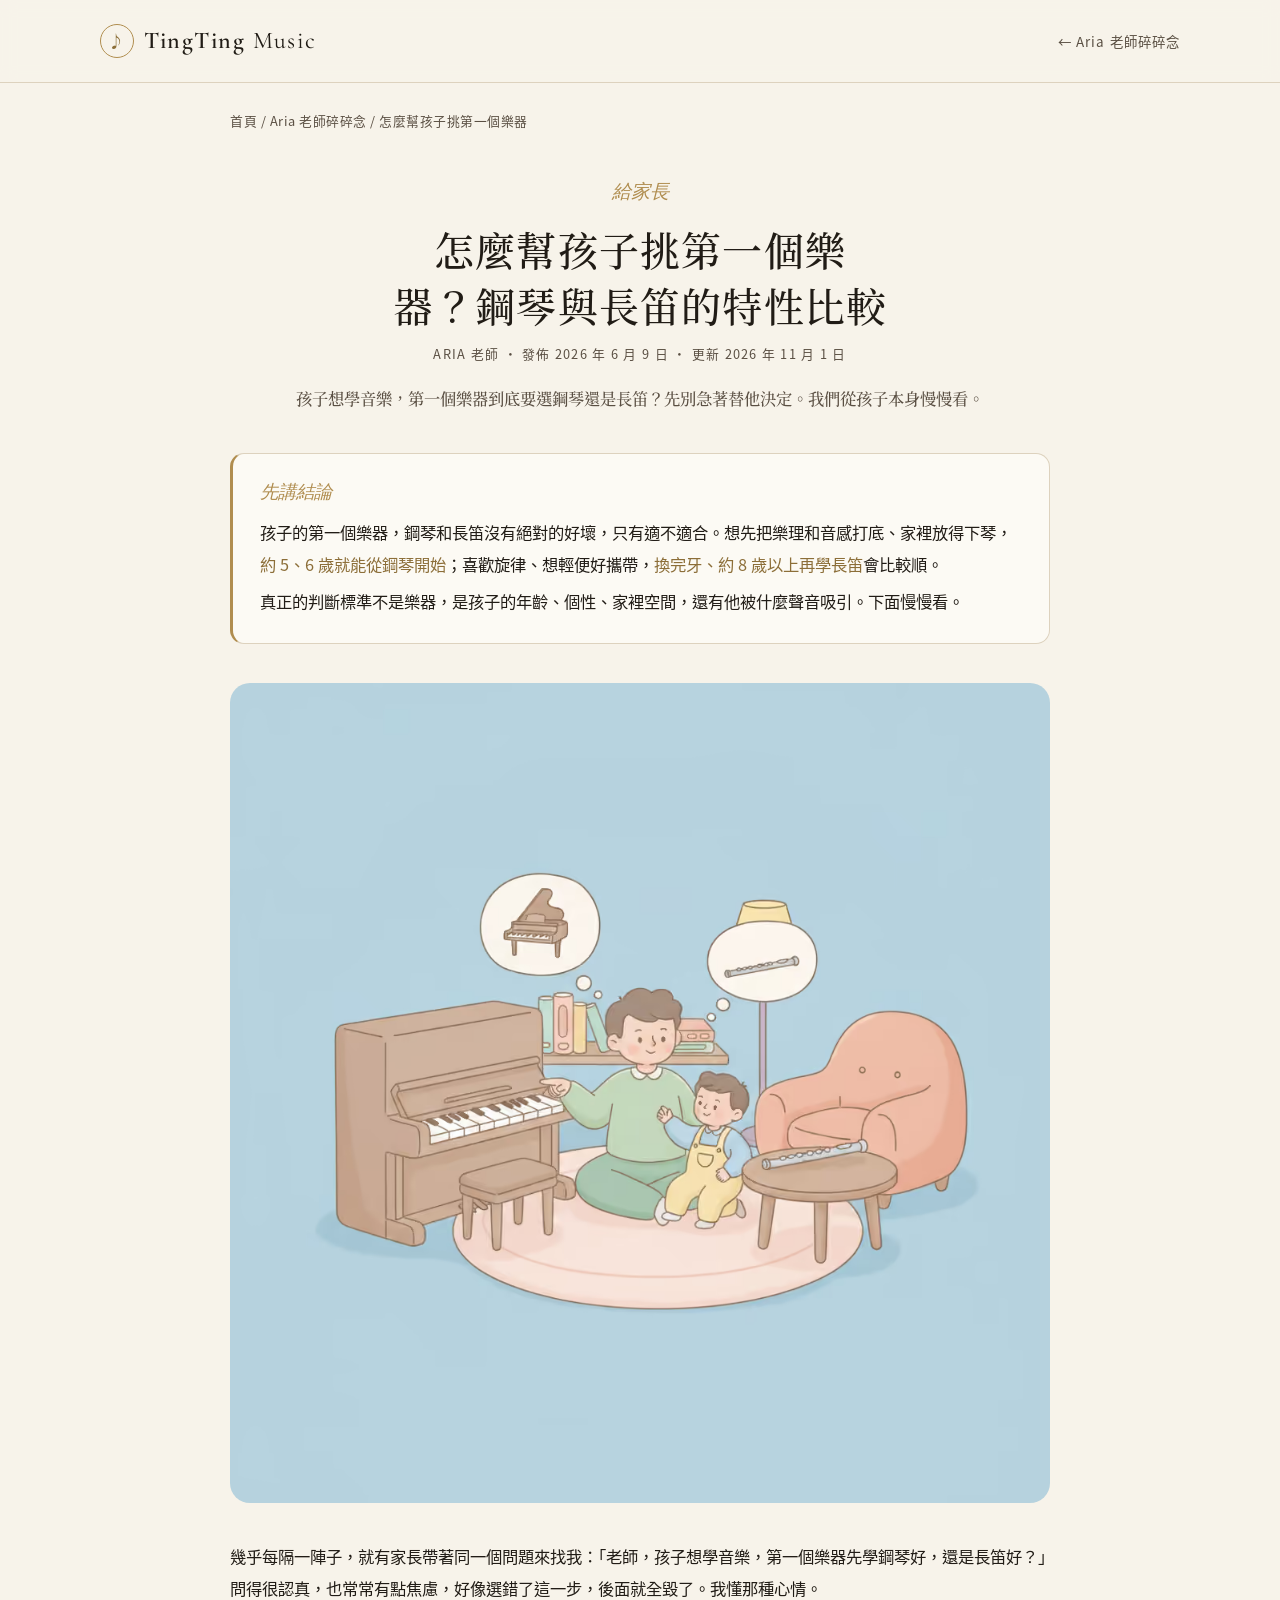
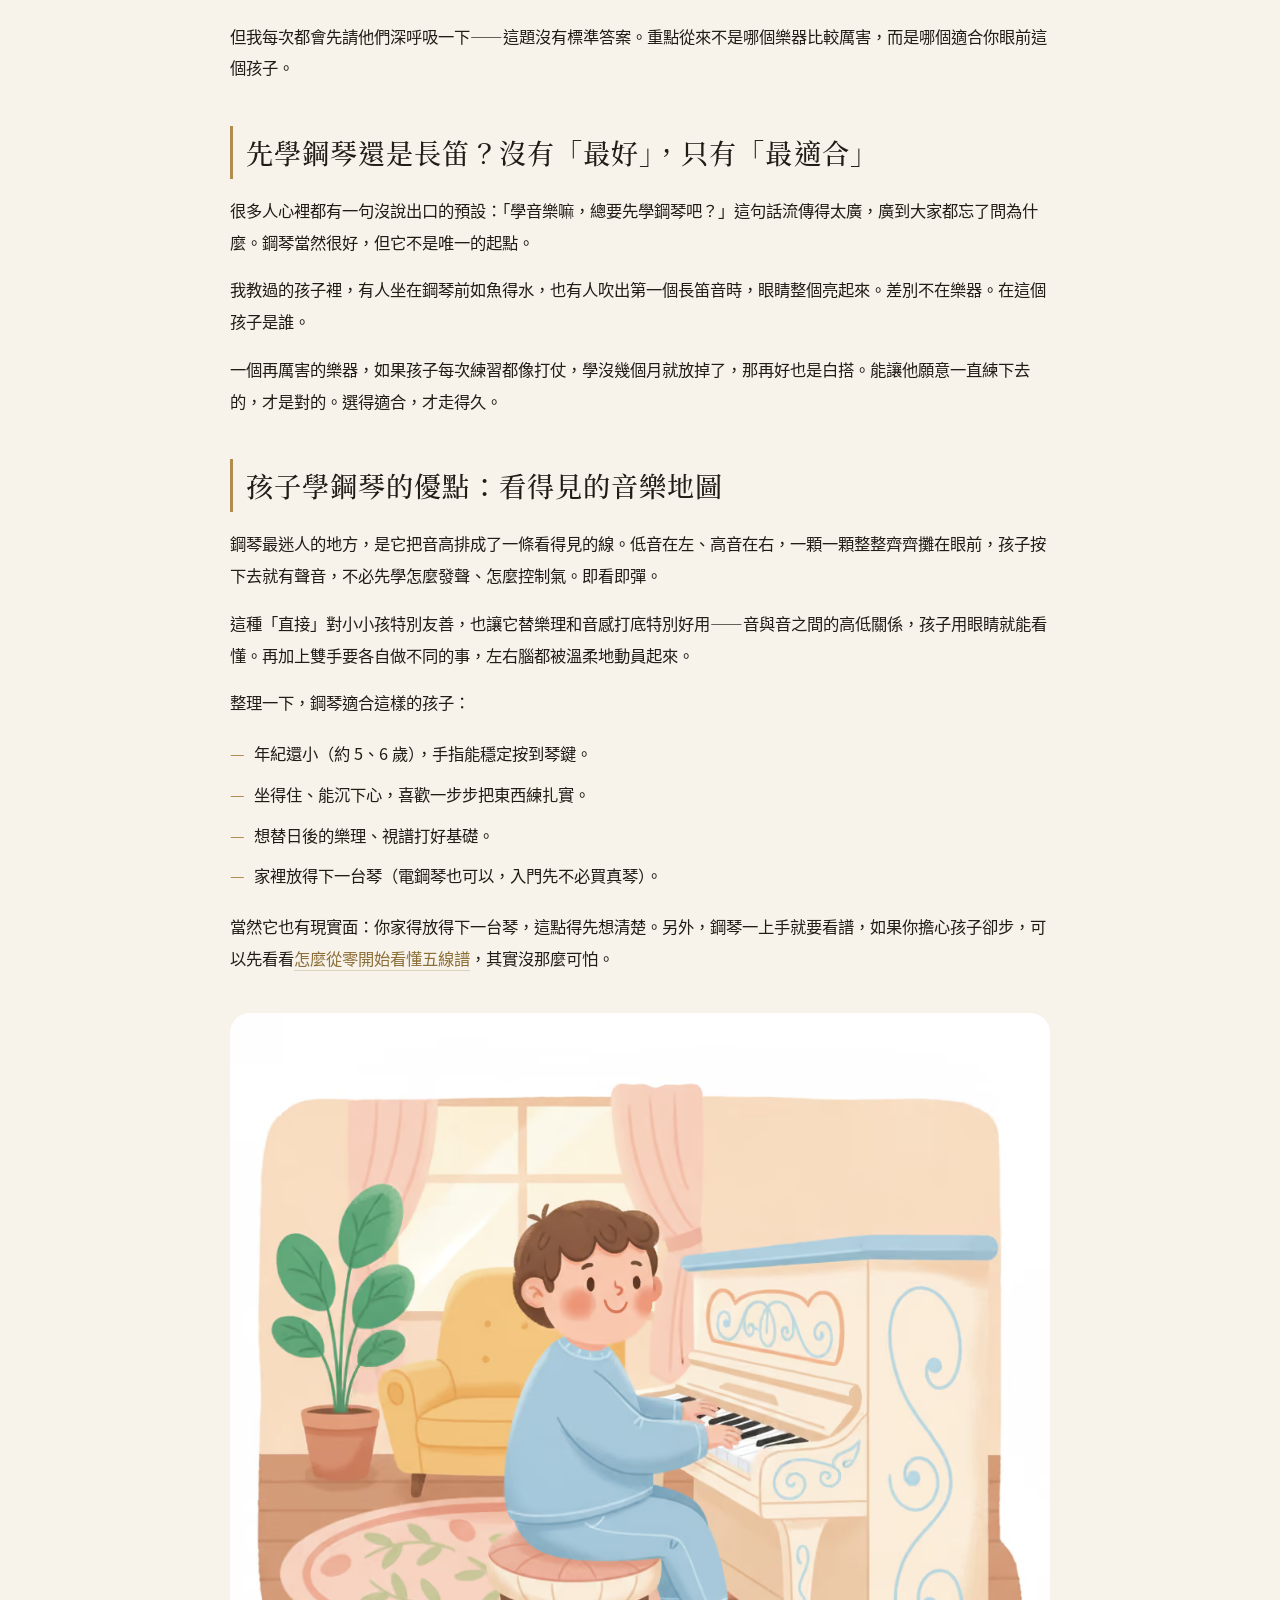
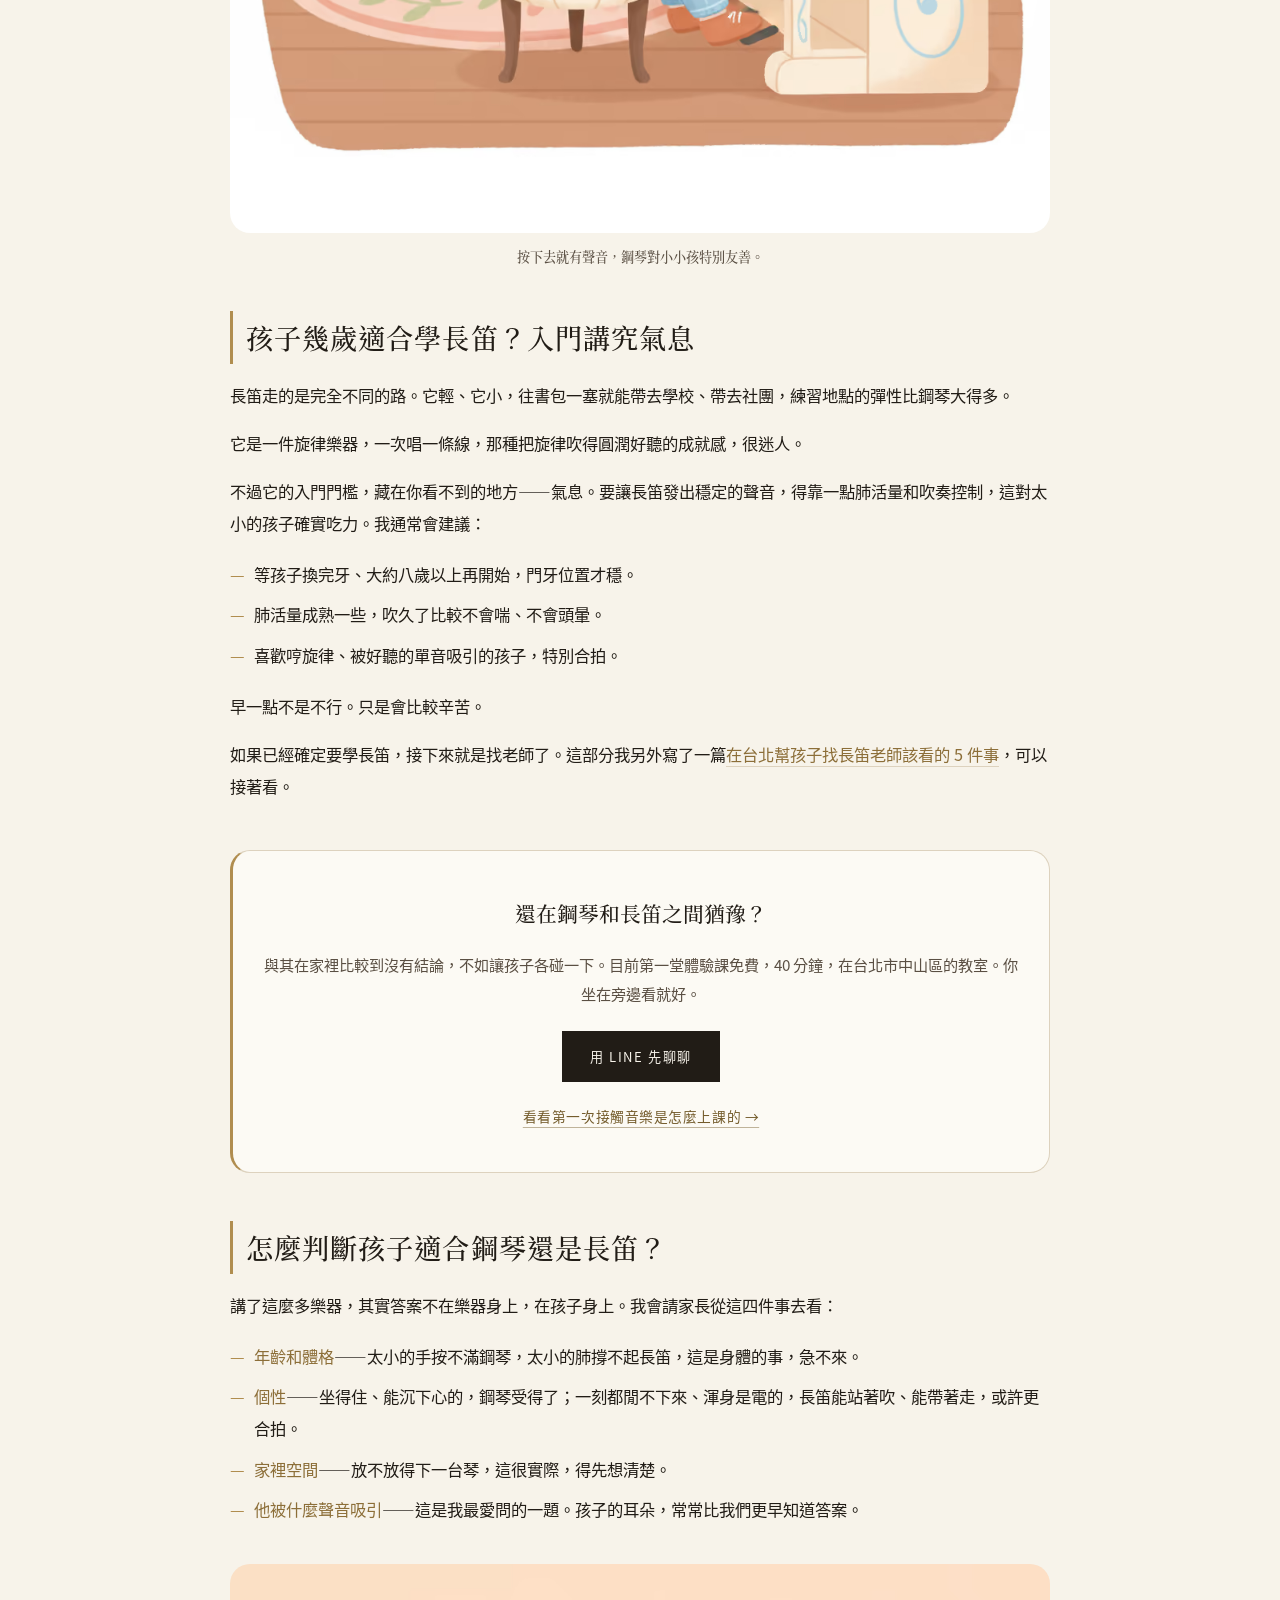
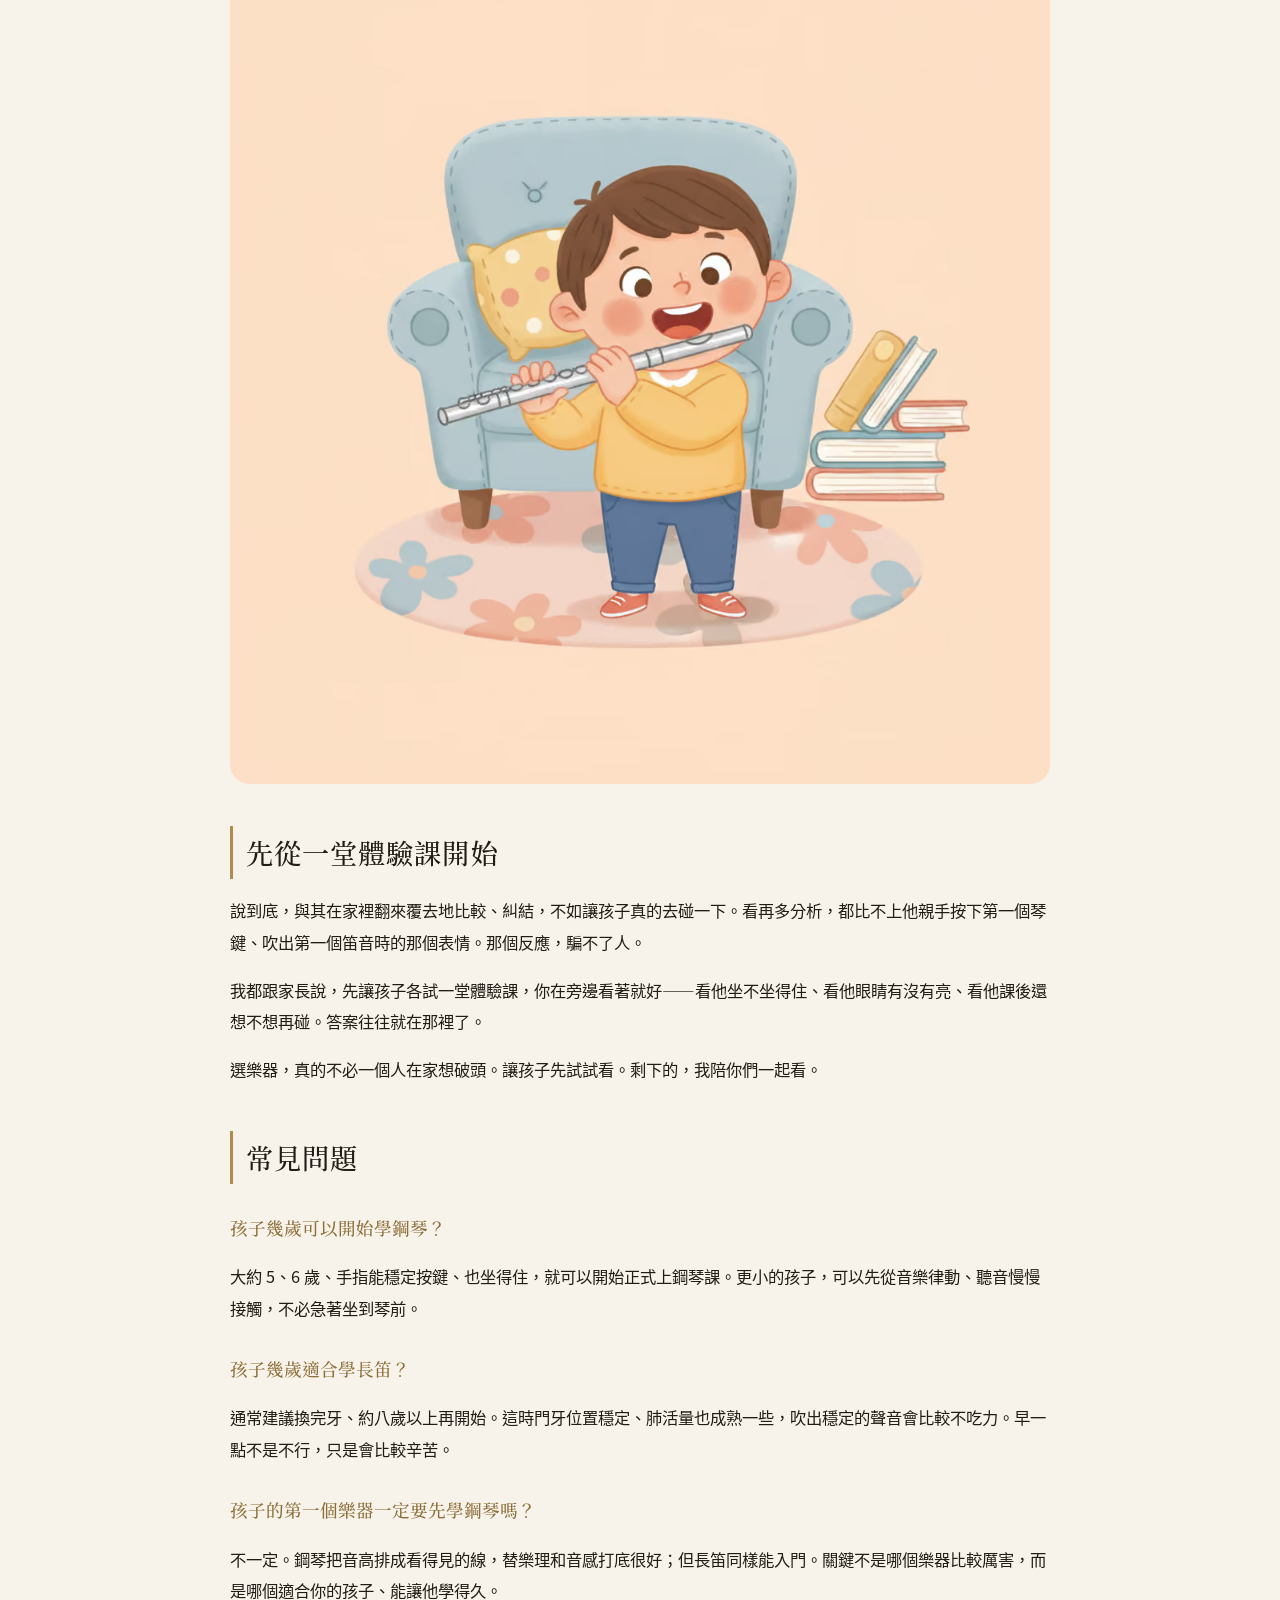
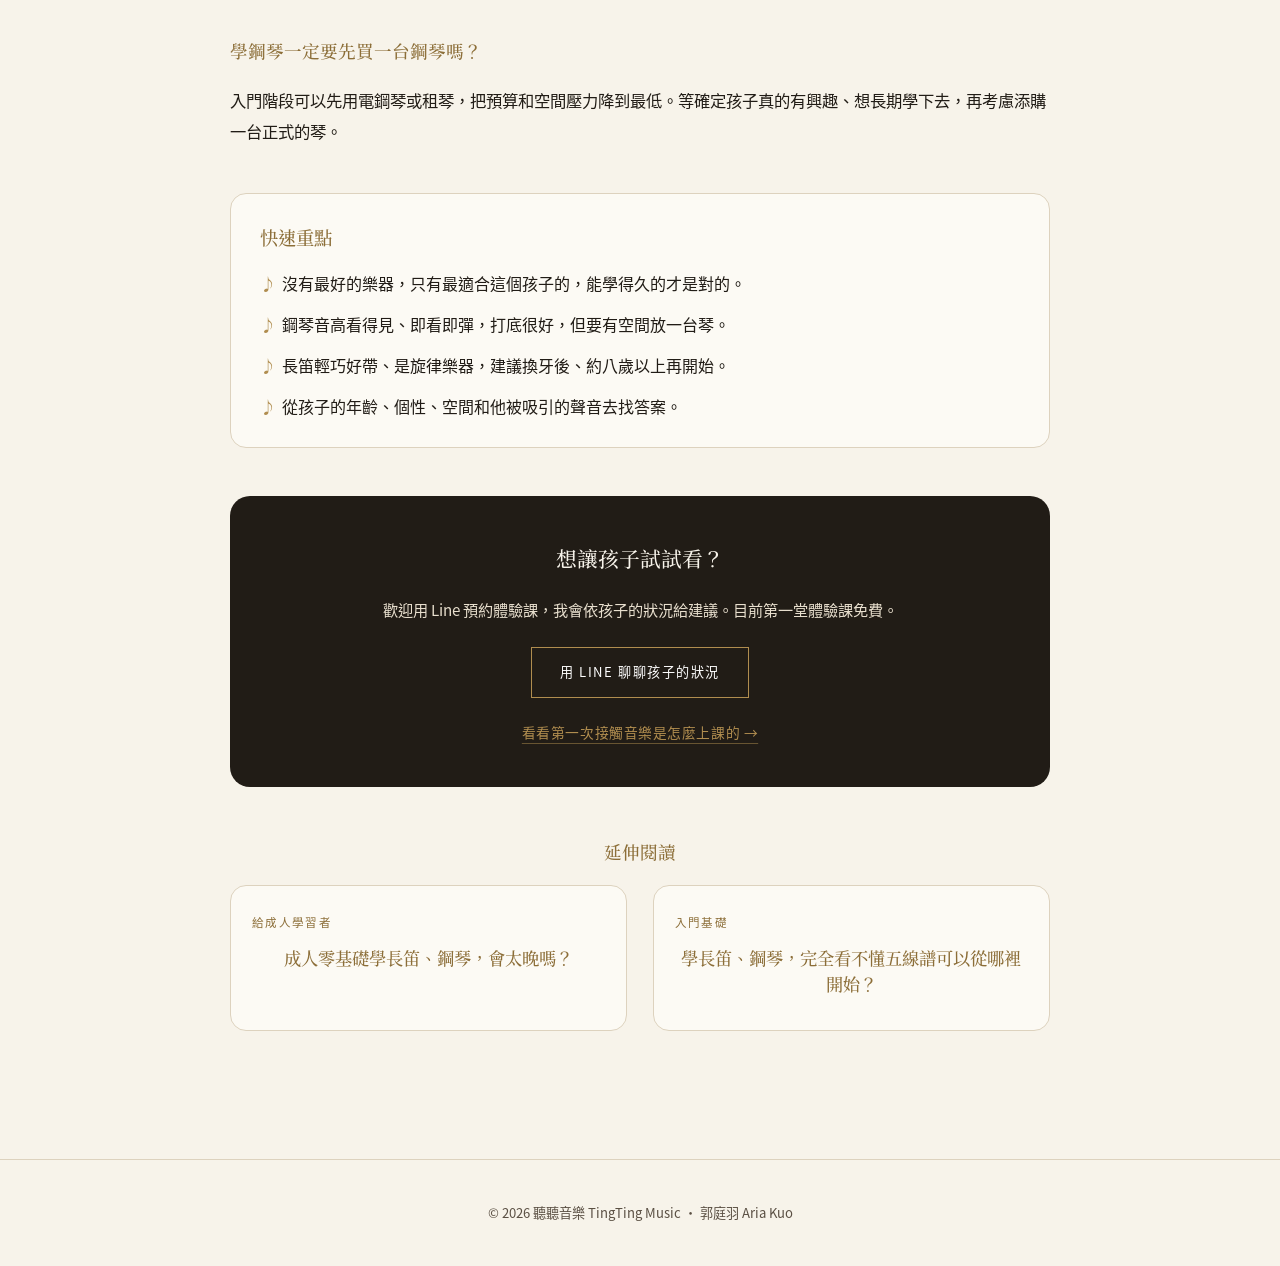
<file: blog/choosing-first-instrument.html>
<!DOCTYPE html>
<html lang="zh-Hant">
<head>
<meta charset="UTF-8">
<meta name="viewport" content="width=device-width, initial-scale=1.0">
<title>怎麼幫孩子挑第一個樂器？鋼琴與長笛的特性比較｜Aria 老師碎碎念</title>
<meta name="description" content="孩子的第一個樂器要選鋼琴還是長笛？Aria 老師從幾歲開始、手的大小、個性和家裡放不放得下琴，聊怎麼挑比較走得久。">
<link rel="canonical" href="https://tingyumusic.com/blog/choosing-first-instrument.html">
<meta property="og:type" content="article">
<meta property="og:title" content="怎麼幫孩子挑第一個樂器？鋼琴與長笛的特性比較">
<meta property="og:description" content="從年齡、體格、個性與練習條件，聊聊怎麼幫孩子挑對入門樂器。">
<meta property="og:url" content="https://tingyumusic.com/blog/choosing-first-instrument.html">
<meta property="og:image" content="https://tingyumusic.com/assets/blog/choosing-first-instrument/cover.jpg">
<link rel="icon" href="../assets/logo.png">
<script src="../assets/ga-config.js" defer></script>
<link rel="stylesheet" href="../assets/blog.css">
<script>
window.addEventListener('load',function(){
  var link=document.createElement('link');
  link.rel='stylesheet';
  link.href='../assets/fonts.css';
  document.head.appendChild(link);
});
</script>
<noscript><link rel="stylesheet" href="../assets/fonts.css"></noscript>
<script type="application/ld+json">
{
  "@context":"https://schema.org",
  "@graph":[
  {
    "@type":"Article",
    "headline":"怎麼幫孩子挑第一個樂器？鋼琴與長笛的特性比較",
    "description":"孩子想學音樂，第一個樂器選鋼琴還是長笛？從年齡、體格、個性與練習條件挑對入門樂器。",
    "image":"https://tingyumusic.com/assets/blog/choosing-first-instrument/cover.jpg","datePublished":"2026-06-09","dateModified":"2026-11-01",
    "author":{"@type":"Person","@id":"https://tingyumusic.com/#teacher","name":"郭庭羽 Aria Kuo"},
    "publisher":{"@type":"Organization","@id":"https://tingyumusic.com/#business","name":"聽聽音樂 TingTing Music"},
    "mainEntityOfPage":"https://tingyumusic.com/blog/choosing-first-instrument.html"
  },
  {
    "@type":"FAQPage",
    "mainEntity":[
      {"@type":"Question","name":"孩子幾歲可以開始學鋼琴？","acceptedAnswer":{"@type":"Answer","text":"大約 5、6 歲、手指能穩定按鍵、也坐得住，就可以開始正式上鋼琴課。更小的孩子，可以先從音樂律動、聽音慢慢接觸，不必急著坐到琴前。"}},
      {"@type":"Question","name":"孩子幾歲適合學長笛？","acceptedAnswer":{"@type":"Answer","text":"通常建議換完牙、約八歲以上再開始。這時門牙位置穩定、肺活量也成熟一些，吹出穩定的聲音會比較不吃力。早一點不是不行，只是會比較辛苦。"}},
      {"@type":"Question","name":"孩子的第一個樂器一定要先學鋼琴嗎？","acceptedAnswer":{"@type":"Answer","text":"不一定。鋼琴把音高排成看得見的線，替樂理和音感打底很好；但長笛同樣能入門。關鍵不是哪個樂器比較厲害，而是哪個適合你的孩子、能讓他學得久。"}},
      {"@type":"Question","name":"學鋼琴一定要先買一台鋼琴嗎？","acceptedAnswer":{"@type":"Answer","text":"入門階段可以先用電鋼琴或租琴，把預算和空間壓力降到最低。等確定孩子真的有興趣、想長期學下去，再考慮添購一台正式的琴。"}}
    ]
  }
  ]
}
</script>
</head>
<body>
<nav><div class="nav-in">
  <a href="../" class="logo"><span class="em">♪</span> <span><b>TingTing</b> Music</span></a>
  <a href="./" class="nav-back">← Aria 老師碎碎念</a>
</div></nav>
<main class="wrap">
  <div class="crumb"><a href="../">首頁</a> / <a href="./">Aria 老師碎碎念</a> / 怎麼幫孩子挑第一個樂器</div>
  <article class="post">
    <header class="post-head">
      <div class="post-eyebrow">給家長</div>
      <h1>怎麼幫孩子挑第一個樂器？鋼琴與長笛的特性比較</h1>
      <div class="post-meta">Aria 老師 · 發佈 <time datetime="2026-06-09">2026 年 6 月 9 日</time> · 更新 <time datetime="2026-11-01">2026 年 11 月 1 日</time></div>
      <p class="post-lead">孩子想學音樂，第一個樂器到底要選鋼琴還是長笛？先別急著替他決定。我們從孩子本身慢慢看。</p>
    </header>
    <div class="answer">
      <span class="a-label">先講結論</span>
      <p>孩子的第一個樂器，鋼琴和長笛沒有絕對的好壞，只有適不適合。想先把樂理和音感打底、家裡放得下琴，<strong>約 5、6 歲就能從鋼琴開始</strong>；喜歡旋律、想輕便好攜帶，<strong>換完牙、約 8 歲以上再學長笛</strong>會比較順。</p>
      <p>真正的判斷標準不是樂器，是孩子的年齡、個性、家裡空間，還有他被什麼聲音吸引。下面慢慢看。</p>
    </div>
    <figure><picture><source type="image/avif" srcset="../assets/blog/choosing-first-instrument/cover-640.avif 640w, ../assets/blog/choosing-first-instrument/cover.avif 1024w" sizes="(max-width: 900px) 90vw, 820px"><source type="image/webp" srcset="../assets/blog/choosing-first-instrument/cover-640.webp 640w, ../assets/blog/choosing-first-instrument/cover.webp 1024w" sizes="(max-width: 900px) 90vw, 820px"><img src="../assets/blog/choosing-first-instrument/cover.jpg" alt="家長和孩子一起在鋼琴與長笛之間挑選樂器的溫暖插畫" width="1024" height="1024" fetchpriority="high" decoding="async"></picture></figure>
    <p>幾乎每隔一陣子，就有家長帶著同一個問題來找我：「老師，孩子想學音樂，第一個樂器先學鋼琴好，還是長笛好？」問得很認真，也常常有點焦慮，好像選錯了這一步，後面就全毀了。我懂那種心情。</p>
    <p>但我每次都會先請他們深呼吸一下——這題沒有標準答案。重點從來不是哪個樂器比較厲害，而是哪個適合你眼前這個孩子。</p>
    <h2>先學鋼琴還是長笛？沒有「最好」，只有「最適合」</h2>
    <p>很多人心裡都有一句沒說出口的預設：「學音樂嘛，總要先學鋼琴吧？」這句話流傳得太廣，廣到大家都忘了問為什麼。鋼琴當然很好，但它不是唯一的起點。</p>
    <p>我教過的孩子裡，有人坐在鋼琴前如魚得水，也有人吹出第一個長笛音時，眼睛整個亮起來。差別不在樂器。在這個孩子是誰。</p>
    <p>一個再厲害的樂器，如果孩子每次練習都像打仗，學沒幾個月就放掉了，那再好也是白搭。能讓他願意一直練下去的，才是對的。選得適合，才走得久。</p>
    <h2>孩子學鋼琴的優點：看得見的音樂地圖</h2>
    <p>鋼琴最迷人的地方，是它把音高排成了一條看得見的線。低音在左、高音在右，一顆一顆整整齊齊攤在眼前，孩子按下去就有聲音，不必先學怎麼發聲、怎麼控制氣。即看即彈。</p>
    <p>這種「直接」對小小孩特別友善，也讓它替樂理和音感打底特別好用——音與音之間的高低關係，孩子用眼睛就能看懂。再加上雙手要各自做不同的事，左右腦都被溫柔地動員起來。</p>
    <p>整理一下，鋼琴適合這樣的孩子：</p>
    <ul class="dash">
      <li>年紀還小（約 5、6 歲），手指能穩定按到琴鍵。</li>
      <li>坐得住、能沉下心，喜歡一步步把東西練扎實。</li>
      <li>想替日後的樂理、視譜打好基礎。</li>
      <li>家裡放得下一台琴（電鋼琴也可以，入門先不必買真琴）。</li>
    </ul>
    <p>當然它也有現實面：你家得放得下一台琴，這點得先想清楚。另外，鋼琴一上手就要看譜，如果你擔心孩子卻步，可以先看看<a class="inlink" href="reading-sheet-music-start.html">怎麼從零開始看懂五線譜</a>，其實沒那麼可怕。</p>
    <figure><picture><source type="image/avif" srcset="../assets/blog/choosing-first-instrument/inline-1-640.avif 640w, ../assets/blog/choosing-first-instrument/inline-1.avif 1024w" sizes="(max-width: 900px) 90vw, 820px"><source type="image/webp" srcset="../assets/blog/choosing-first-instrument/inline-1-640.webp 640w, ../assets/blog/choosing-first-instrument/inline-1.webp 1024w" sizes="(max-width: 900px) 90vw, 820px"><img src="../assets/blog/choosing-first-instrument/inline-1.jpg" alt="孩子開心地坐在鋼琴前彈奏的插畫" width="1024" height="1024" loading="lazy" decoding="async"></picture><figcaption>按下去就有聲音，鋼琴對小小孩特別友善。</figcaption></figure>
    <h2>孩子幾歲適合學長笛？入門講究氣息</h2>
    <p>長笛走的是完全不同的路。它輕、它小，往書包一塞就能帶去學校、帶去社團，練習地點的彈性比鋼琴大得多。</p>
    <p>它是一件旋律樂器，一次唱一條線，那種把旋律吹得圓潤好聽的成就感，很迷人。</p>
    <p>不過它的入門門檻，藏在你看不到的地方——氣息。要讓長笛發出穩定的聲音，得靠一點肺活量和吹奏控制，這對太小的孩子確實吃力。我通常會建議：</p>
    <ul class="dash">
      <li>等孩子換完牙、大約八歲以上再開始，門牙位置才穩。</li>
      <li>肺活量成熟一些，吹久了比較不會喘、不會頭暈。</li>
      <li>喜歡哼旋律、被好聽的單音吸引的孩子，特別合拍。</li>
    </ul>
    <p>早一點不是不行。只是會比較辛苦。</p>
    <p>如果已經確定要學長笛，接下來就是找老師了。這部分我另外寫了一篇<a class="inlink" href="taipei-flute-teacher-guide.html">在台北幫孩子找長笛老師該看的 5 件事</a>，可以接著看。</p>
    <aside class="cta cta-mid"><h3>還在鋼琴和長笛之間猶豫？</h3><p>與其在家裡比較到沒有結論，不如讓孩子各碰一下。目前第一堂體驗課免費，40 分鐘，在台北市中山區的教室。你坐在旁邊看就好。</p><a class="btn" href="https://line.me/R/ti/p/%40897rgmut" target="_blank" rel="noopener" data-lead-source="blog-mid">用 Line 先聊聊</a><a class="alt" href="../#situation-beginner">看看第一次接觸音樂是怎麼上課的 →</a></aside>
    <h2>怎麼判斷孩子適合鋼琴還是長笛？</h2>
    <p>講了這麼多樂器，其實答案不在樂器身上，在孩子身上。我會請家長從這四件事去看：</p>
    <ul class="dash">
      <li><strong>年齡和體格</strong>——太小的手按不滿鋼琴，太小的肺撐不起長笛，這是身體的事，急不來。</li>
      <li><strong>個性</strong>——坐得住、能沉下心的，鋼琴受得了；一刻都閒不下來、渾身是電的，長笛能站著吹、能帶著走，或許更合拍。</li>
      <li><strong>家裡空間</strong>——放不放得下一台琴，這很實際，得先想清楚。</li>
      <li><strong>他被什麼聲音吸引</strong>——這是我最愛問的一題。孩子的耳朵，常常比我們更早知道答案。</li>
    </ul>
    <figure><picture><source type="image/avif" srcset="../assets/blog/choosing-first-instrument/inline-2-640.avif 640w, ../assets/blog/choosing-first-instrument/inline-2.avif 1024w" sizes="(max-width: 900px) 90vw, 820px"><source type="image/webp" srcset="../assets/blog/choosing-first-instrument/inline-2-640.webp 640w, ../assets/blog/choosing-first-instrument/inline-2.webp 1024w" sizes="(max-width: 900px) 90vw, 820px"><img src="../assets/blog/choosing-first-instrument/inline-2.jpg" alt="孩子第一次拿起長笛、好奇微笑的插畫" width="1024" height="1024" loading="lazy" decoding="async"></picture></figure>
    <h2>先從一堂體驗課開始</h2>
    <p>說到底，與其在家裡翻來覆去地比較、糾結，不如讓孩子真的去碰一下。看再多分析，都比不上他親手按下第一個琴鍵、吹出第一個笛音時的那個表情。那個反應，騙不了人。</p>
    <p>我都跟家長說，先讓孩子各試一堂體驗課，你在旁邊看著就好——看他坐不坐得住、看他眼睛有沒有亮、看他課後還想不想再碰。答案往往就在那裡了。</p>
    <p>選樂器，真的不必一個人在家想破頭。讓孩子先試試看。剩下的，我陪你們一起看。</p>
    <section class="faq">
      <h2>常見問題</h2>
      <h3 class="faq-q">孩子幾歲可以開始學鋼琴？</h3>
      <p class="faq-a">大約 5、6 歲、手指能穩定按鍵、也坐得住，就可以開始正式上鋼琴課。更小的孩子，可以先從音樂律動、聽音慢慢接觸，不必急著坐到琴前。</p>
      <h3 class="faq-q">孩子幾歲適合學長笛？</h3>
      <p class="faq-a">通常建議換完牙、約八歲以上再開始。這時門牙位置穩定、肺活量也成熟一些，吹出穩定的聲音會比較不吃力。早一點不是不行，只是會比較辛苦。</p>
      <h3 class="faq-q">孩子的第一個樂器一定要先學鋼琴嗎？</h3>
      <p class="faq-a">不一定。鋼琴把音高排成看得見的線，替樂理和音感打底很好；但長笛同樣能入門。關鍵不是哪個樂器比較厲害，而是哪個適合你的孩子、能讓他學得久。</p>
      <h3 class="faq-q">學鋼琴一定要先買一台鋼琴嗎？</h3>
      <p class="faq-a">入門階段可以先用電鋼琴或租琴，把預算和空間壓力降到最低。等確定孩子真的有興趣、想長期學下去，再考慮添購一台正式的琴。</p>
    </section>
    <div class="callout"><h3>快速重點</h3><ul>
      <li>沒有最好的樂器，只有最適合這個孩子的，能學得久的才是對的。</li>
      <li>鋼琴音高看得見、即看即彈，打底很好，但要有空間放一台琴。</li>
      <li>長笛輕巧好帶、是旋律樂器，建議換牙後、約八歲以上再開始。</li>
      <li>從孩子的年齡、個性、空間和他被吸引的聲音去找答案。</li>
    </ul></div>
    <div class="cta"><h3>想讓孩子試試看？</h3><p>歡迎用 Line 預約體驗課，我會依孩子的狀況給建議。目前第一堂體驗課免費。</p><a class="btn" href="https://line.me/R/ti/p/%40897rgmut" target="_blank" rel="noopener" data-lead-source="blog-end">用 Line 聊聊孩子的狀況</a><a class="alt" href="../#situation-beginner">看看第一次接觸音樂是怎麼上課的 →</a></div>
    <div class="related"><h3>延伸閱讀</h3><div class="post-list">
      <a class="post-card" href="adult-beginner-never-too-late.html"><div class="pc-body"><span class="pc-tag">給成人學習者</span><h3>成人零基礎學長笛、鋼琴，會太晚嗎？</h3></div></a>
      <a class="post-card" href="reading-sheet-music-start.html"><div class="pc-body"><span class="pc-tag">入門基礎</span><h3>學長笛、鋼琴，完全看不懂五線譜可以從哪裡開始？</h3></div></a>
    </div></div>
  </article>
</main>
<footer>© <span id="y">2026</span> 聽聽音樂 TingTing Music ・ 郭庭羽 Aria Kuo</footer>
<script>
document.getElementById('y').textContent=new Date().getFullYear();
</script>
<script src="../assets/analytics.js" defer></script>
</body>
</html>
</file>
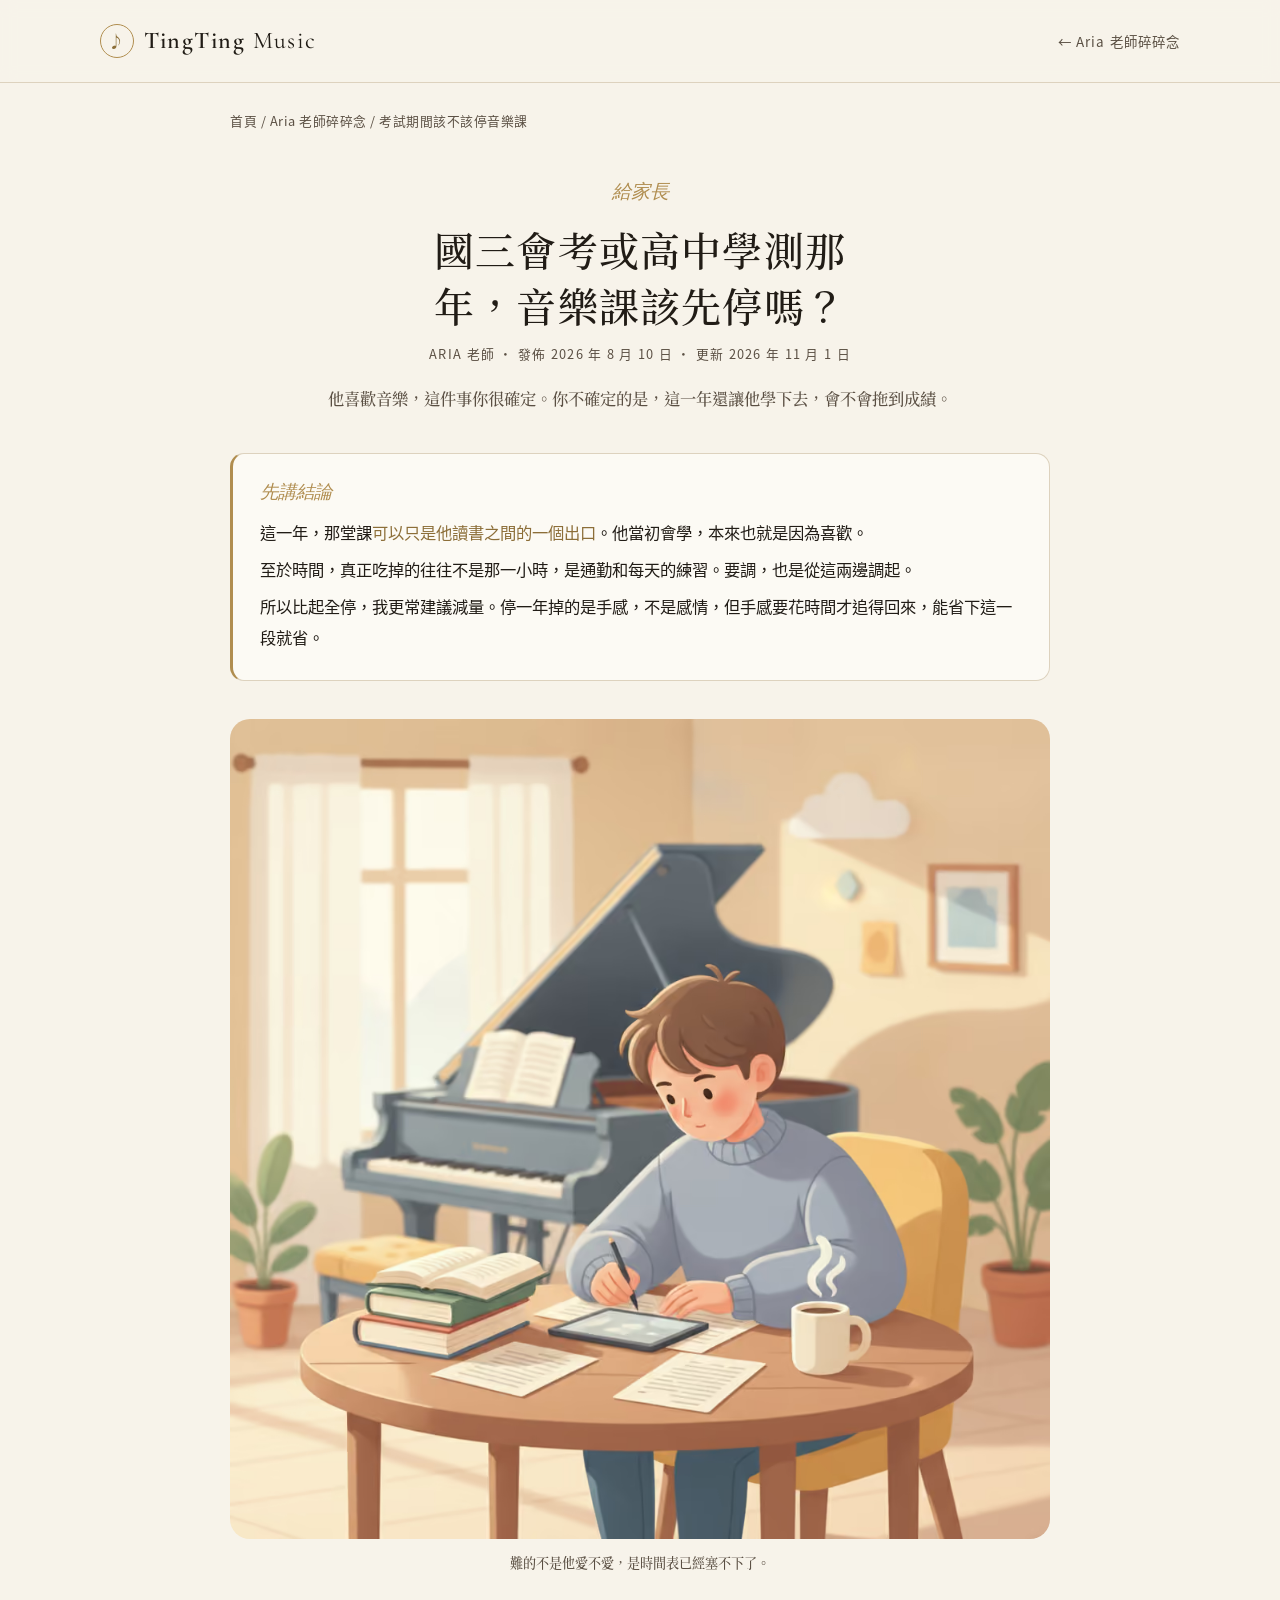
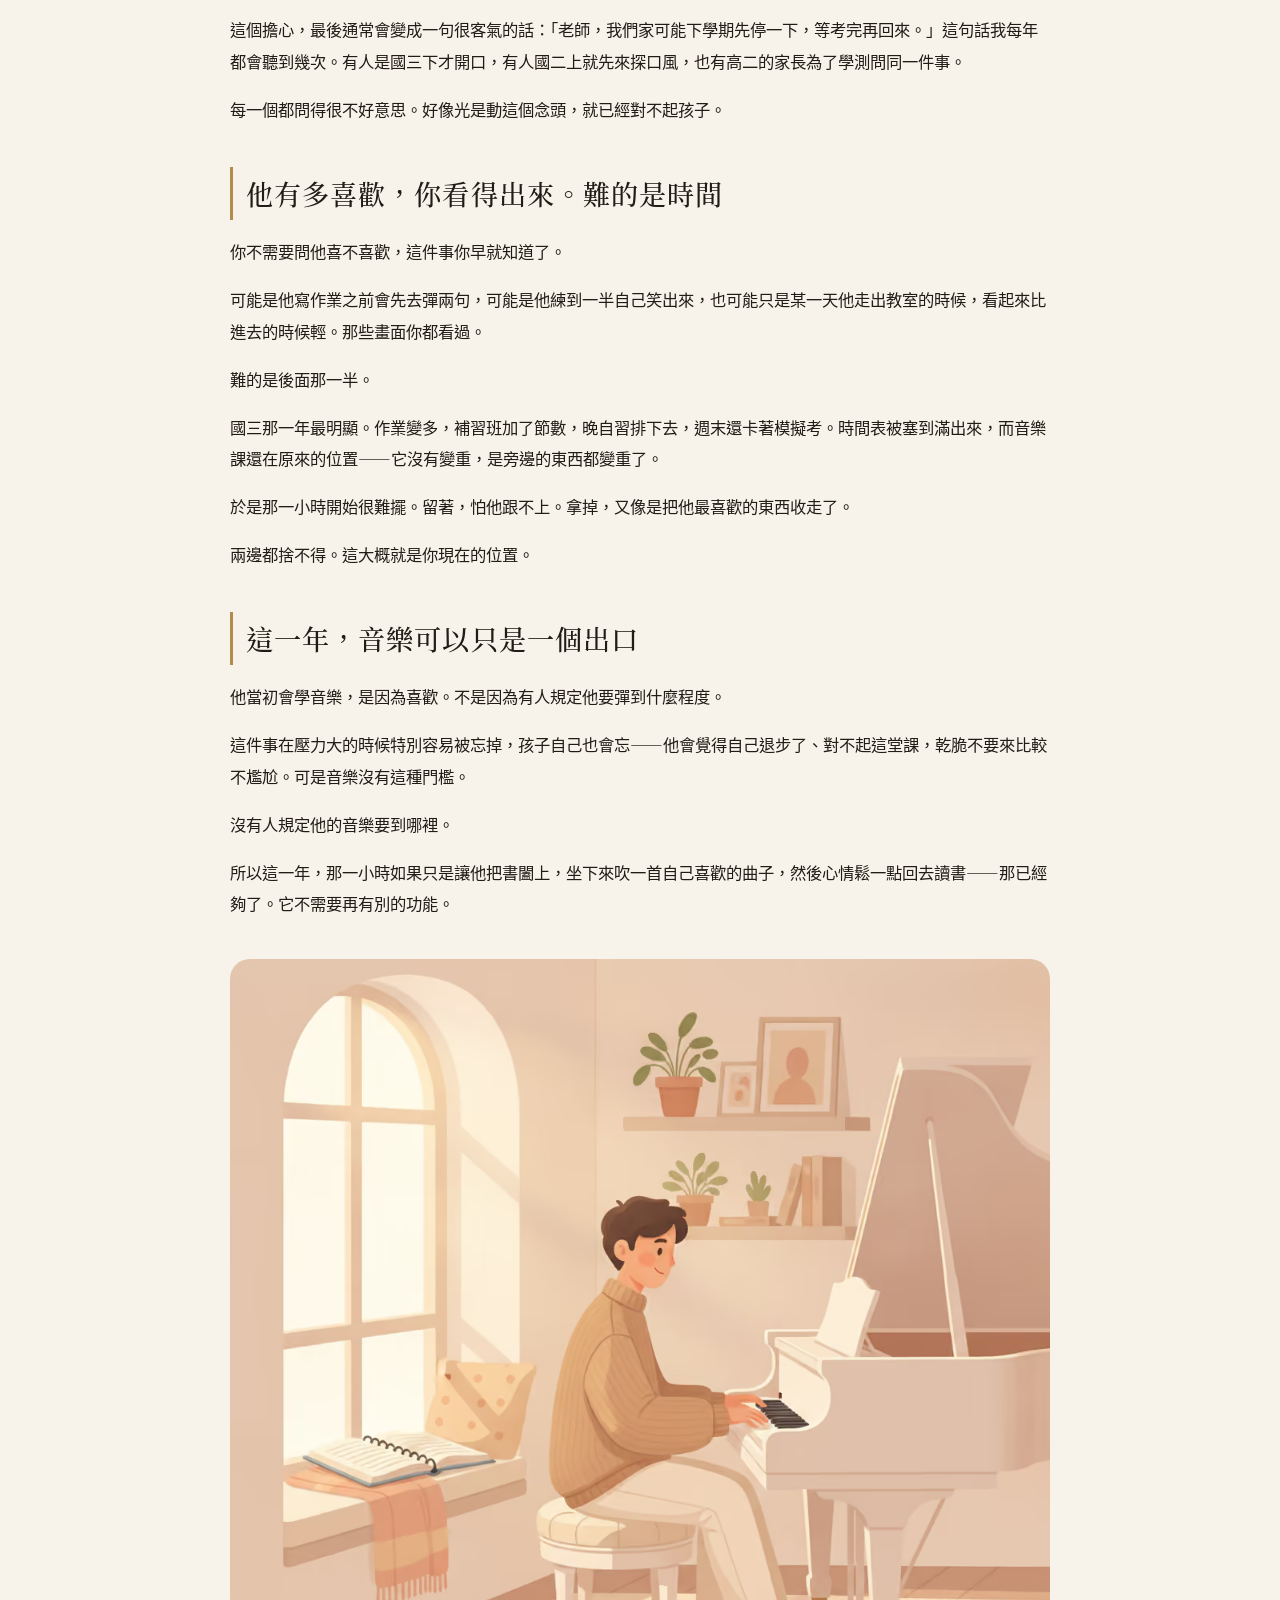
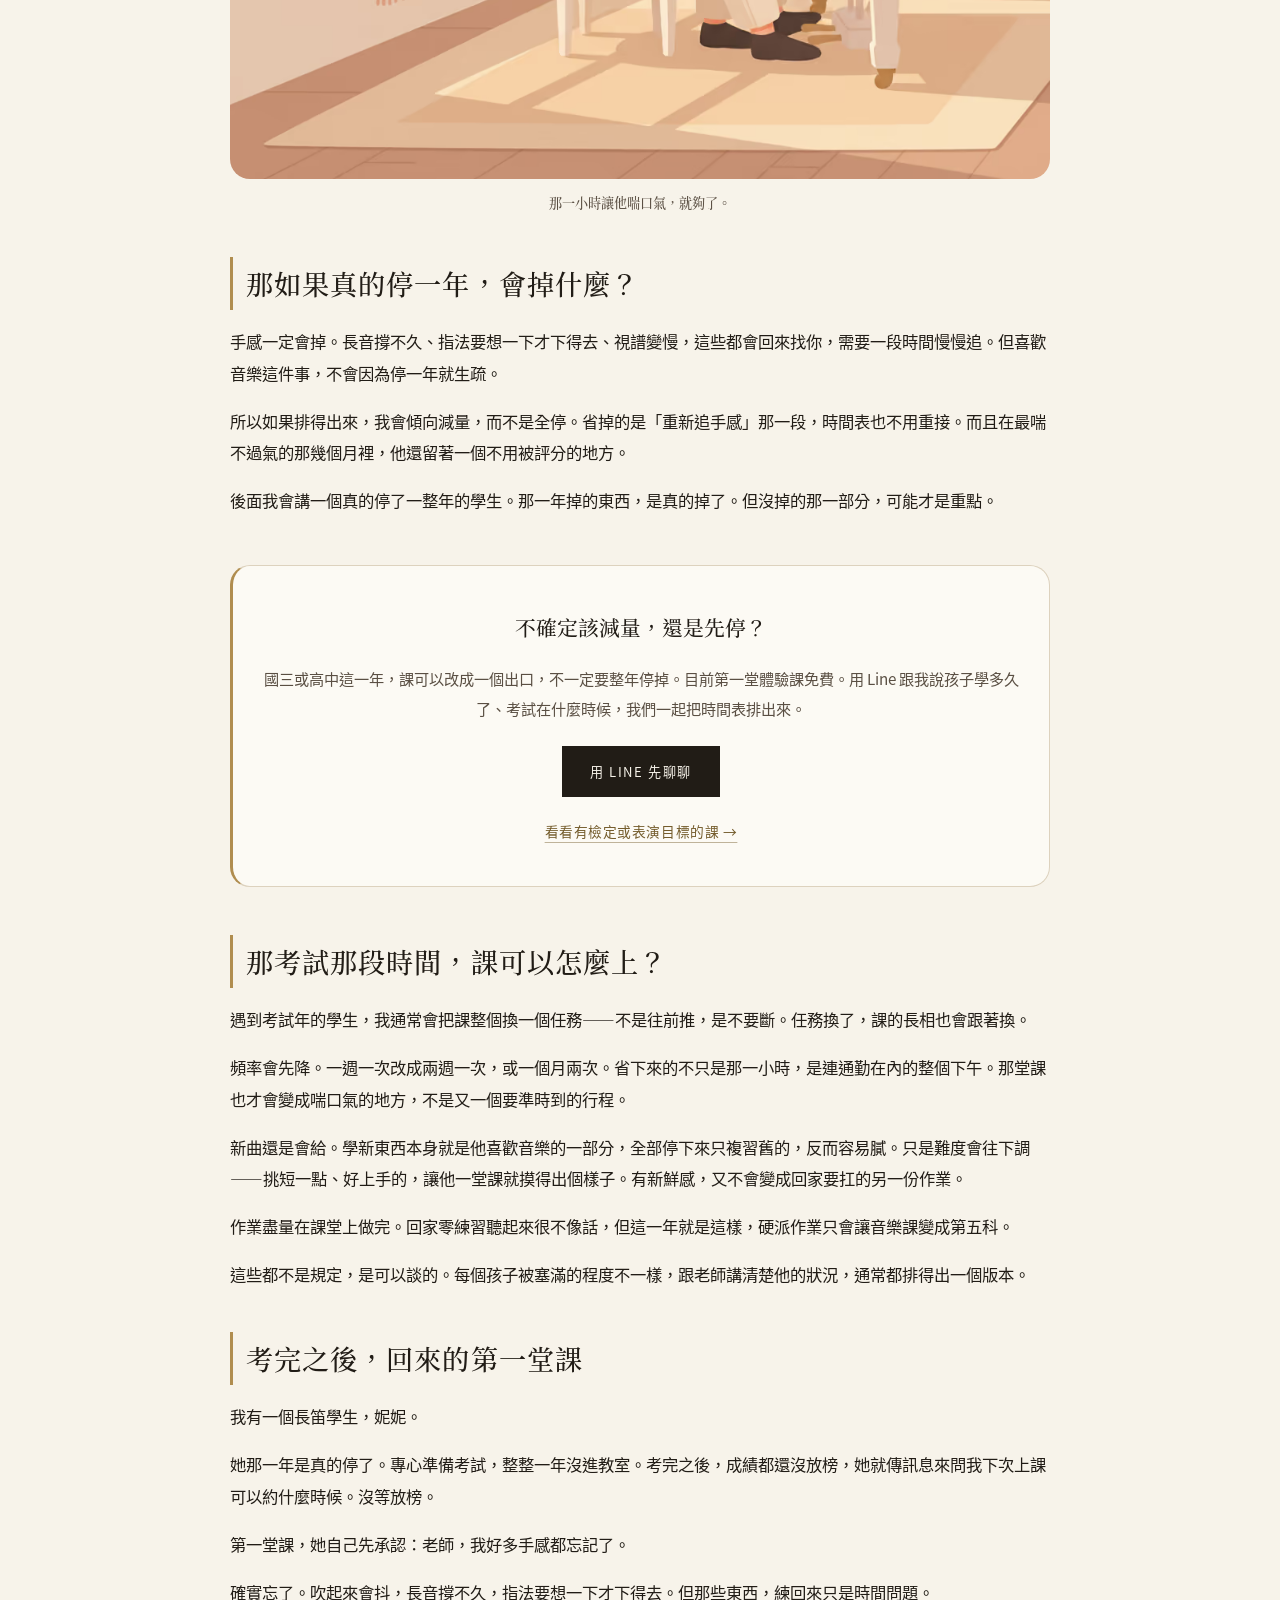
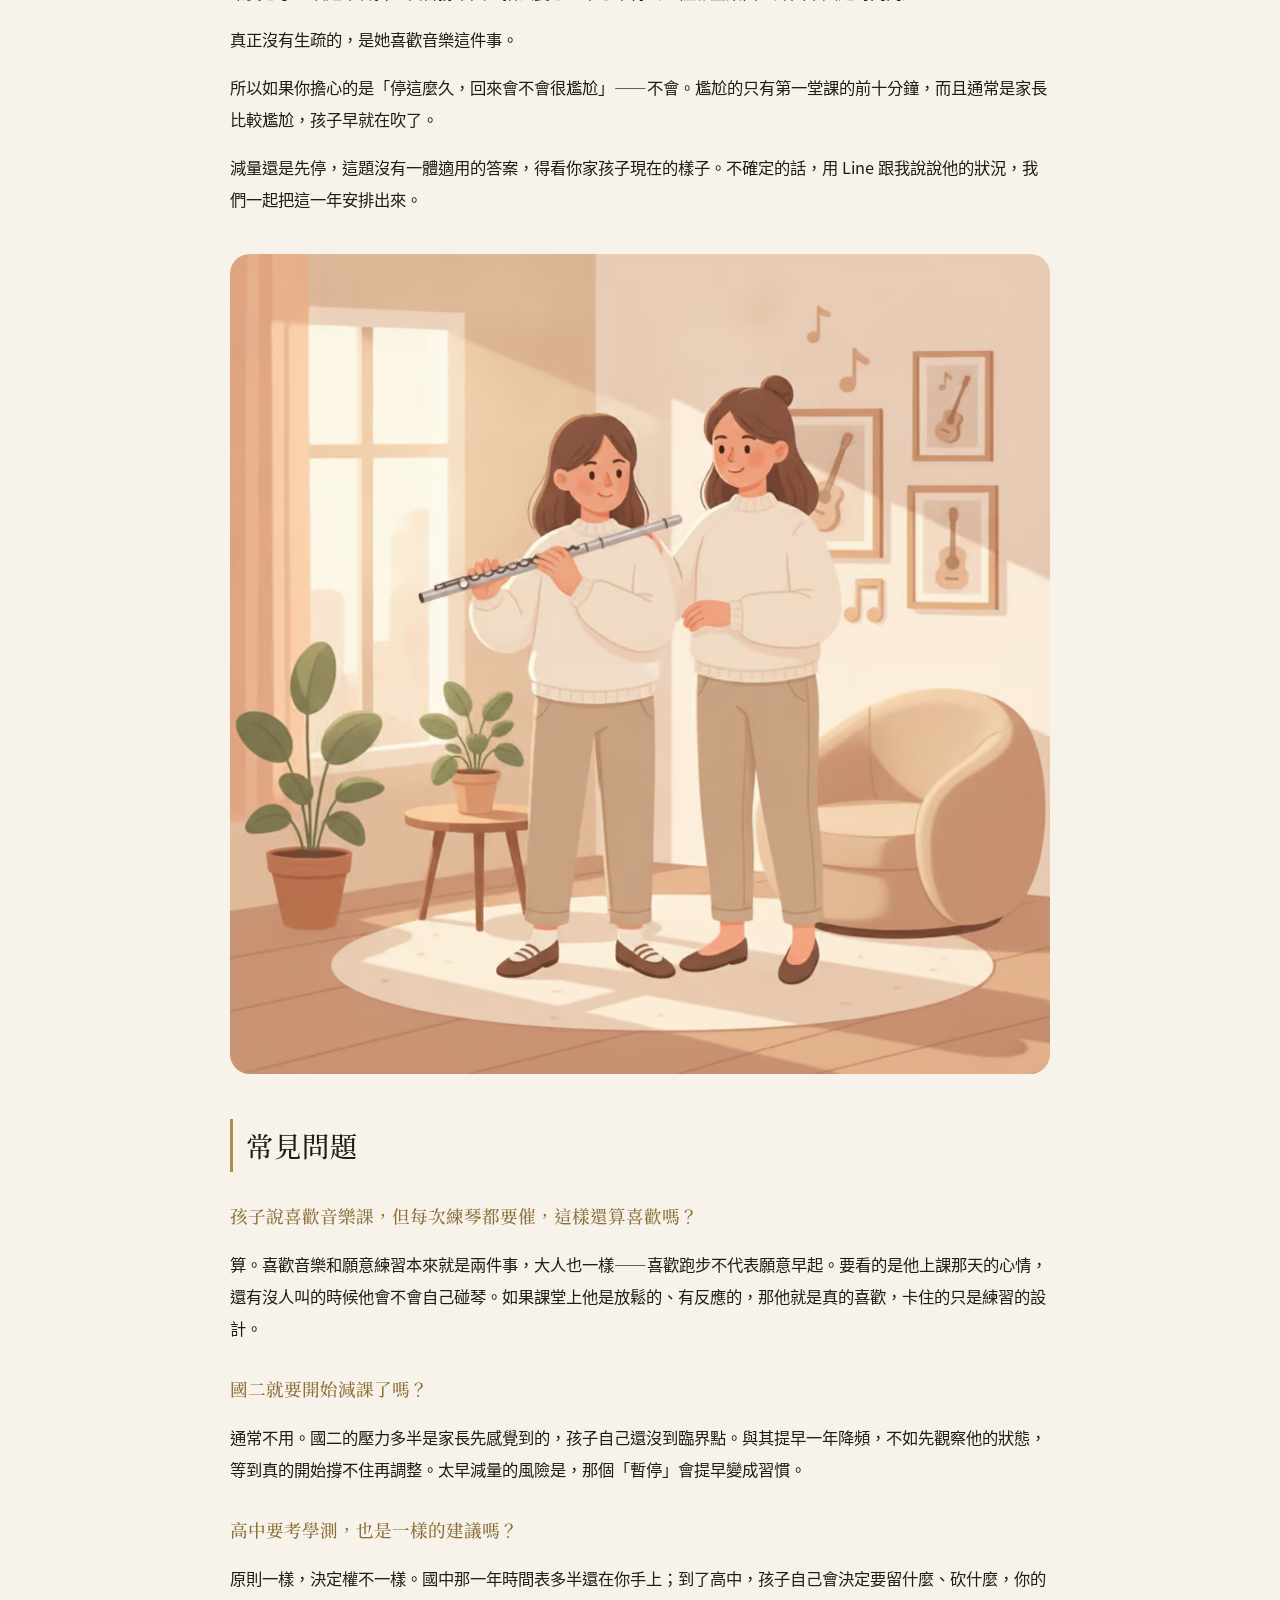
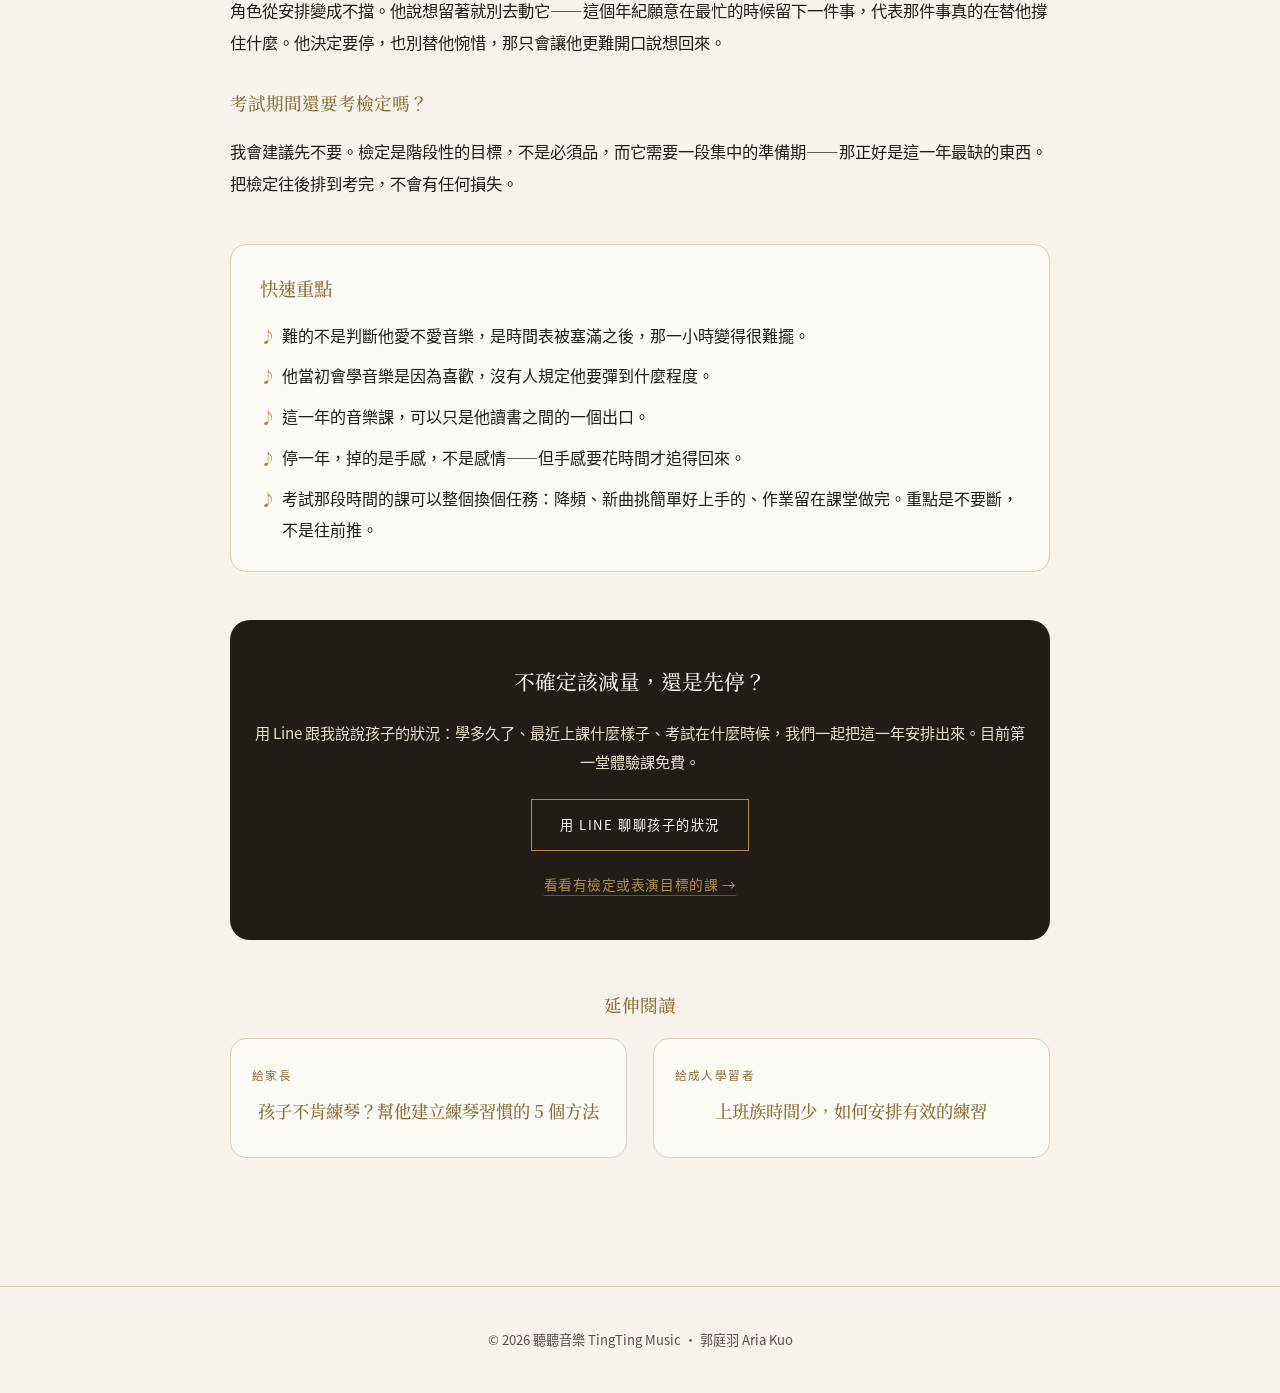
<file: blog/exam-year-music-lessons.html>
<!DOCTYPE html>
<html lang="zh-Hant">
<head>
<meta charset="UTF-8">
<meta name="viewport" content="width=device-width, initial-scale=1.0">
<title>國三會考或高中學測那年，音樂課該先停嗎？｜Aria 老師碎碎念</title>
<meta name="description" content="國三會考或高中學測那一年，音樂課要整年停掉嗎？Aria 老師聊這段時間可以怎麼調：降頻、曲子挑簡單的、作業留在課堂做完。音樂課可以只是讀書之間的一個出口。">
<link rel="canonical" href="https://tingyumusic.com/blog/exam-year-music-lessons.html">
<meta property="og:type" content="article">
<meta property="og:title" content="國三會考或高中學測那年，音樂課該先停嗎？">
<meta property="og:description" content="他有多喜歡，你看得出來。難的是時間表被塞滿之後，那一小時變得很難擺。">
<meta property="og:url" content="https://tingyumusic.com/blog/exam-year-music-lessons.html">
<meta property="og:image" content="https://tingyumusic.com/assets/blog/exam-year-music-lessons/cover.jpg">
<link rel="icon" href="../assets/logo.png">
<script src="../assets/ga-config.js" defer></script>
<link rel="stylesheet" href="../assets/blog.css">
<script>
window.addEventListener('load',function(){
  var link=document.createElement('link');
  link.rel='stylesheet';
  link.href='../assets/fonts.css';
  document.head.appendChild(link);
});
</script>
<noscript><link rel="stylesheet" href="../assets/fonts.css"></noscript>
<script type="application/ld+json">
{
  "@context":"https://schema.org",
  "@graph":[
  {
    "@type":"Article",
    "headline":"國三會考或高中學測那年，音樂課該先停嗎？",
    "description":"考試那一年，孩子的音樂課可以怎麼安排？這一年那堂課可以只是孩子讀書之間的一個出口。真正吃掉時間的往往不是那一小時，是通勤和每天的練習；比起全停，減量通常更划算——掉的是手感，不是感情。附考試期間的上課調整方式。",
    "image":"https://tingyumusic.com/assets/blog/exam-year-music-lessons/cover.jpg","datePublished":"2026-08-10","dateModified":"2026-11-01",
    "author":{"@type":"Person","@id":"https://tingyumusic.com/#teacher","name":"郭庭羽 Aria Kuo"},
    "publisher":{"@type":"Organization","@id":"https://tingyumusic.com/#business","name":"聽聽音樂 TingTing Music"},
    "mainEntityOfPage":"https://tingyumusic.com/blog/exam-year-music-lessons.html"
  },
  {
    "@type":"FAQPage",
    "mainEntity":[
      {"@type":"Question","name":"孩子說喜歡音樂課，但每次練琴都要催，這樣還算喜歡嗎？","acceptedAnswer":{"@type":"Answer","text":"算。喜歡音樂和願意練習本來就是兩件事，大人也一樣——喜歡跑步不代表願意早起。要看的是他上課那天的心情，還有沒人叫的時候他會不會自己碰琴。如果課堂上他是放鬆的、有反應的，那他就是真的喜歡，卡住的只是練習的設計。"}},
      {"@type":"Question","name":"國二就要開始減課了嗎？","acceptedAnswer":{"@type":"Answer","text":"通常不用。國二的壓力多半是家長先感覺到的，孩子自己還沒到臨界點。與其提早一年降頻，不如先觀察他的狀態，等到真的開始撐不住再調整。太早減量的風險是，那個「暫停」會提早變成習慣。"}},
      {"@type":"Question","name":"高中要考學測，也是一樣的建議嗎？","acceptedAnswer":{"@type":"Answer","text":"原則一樣，決定權不一樣。國中那一年時間表多半還在你手上；到了高中，孩子自己會決定要留什麼、砍什麼，你的角色從安排變成不擋。他說想留著就別去動它——這個年紀願意在最忙的時候留下一件事，代表那件事真的在替他撐住什麼。他決定要停，也別替他惋惜，那只會讓他更難開口說想回來。"}},
      {"@type":"Question","name":"考試期間還要考檢定嗎？","acceptedAnswer":{"@type":"Answer","text":"我會建議先不要。檢定是階段性的目標，不是必須品，而它需要一段集中的準備期——那正好是這一年最缺的東西。把檢定往後排到考完，不會有任何損失。"}}
    ]
  }
  ]
}
</script>
</head>
<body>
<nav><div class="nav-in">
  <a href="../" class="logo"><span class="em">♪</span> <span><b>TingTing</b> Music</span></a>
  <a href="./" class="nav-back">← Aria 老師碎碎念</a>
</div></nav>
<main class="wrap">
  <div class="crumb"><a href="../">首頁</a> / <a href="./">Aria 老師碎碎念</a> / 考試期間該不該停音樂課</div>
  <article class="post">
    <header class="post-head">
      <div class="post-eyebrow">給家長</div>
      <h1>國三會考或高中學測那年，音樂課該先停嗎？</h1>
      <div class="post-meta">Aria 老師 · 發佈 <time datetime="2026-08-10">2026 年 8 月 10 日</time> · 更新 <time datetime="2026-11-01">2026 年 11 月 1 日</time></div>
      <p class="post-lead">他喜歡音樂，這件事你很確定。你不確定的是，這一年還讓他學下去，會不會拖到成績。</p>
    </header>
    <div class="answer">
      <span class="a-label">先講結論</span>
      <p>這一年，那堂課<strong>可以只是他讀書之間的一個出口</strong>。他當初會學，本來也就是因為喜歡。</p>
      <p>至於時間，真正吃掉的往往不是那一小時，是通勤和每天的練習。要調，也是從這兩邊調起。</p>
      <p>所以比起全停，我更常建議減量。停一年掉的是手感，不是感情，但手感要花時間才追得回來，能省下這一段就省。</p>
    </div>
    <figure><picture><source type="image/avif" srcset="../assets/blog/exam-year-music-lessons/cover-640.avif 640w, ../assets/blog/exam-year-music-lessons/cover.avif 1024w" sizes="(max-width: 900px) 90vw, 820px"><source type="image/webp" srcset="../assets/blog/exam-year-music-lessons/cover-640.webp 640w, ../assets/blog/exam-year-music-lessons/cover.webp 1024w" sizes="(max-width: 900px) 90vw, 820px"><img src="../assets/blog/exam-year-music-lessons/cover.jpg" alt="青少年在書桌前讀書，房間角落安靜地放著一架鋼琴的插畫" width="1024" height="1024" fetchpriority="high" decoding="async"></picture><figcaption>難的不是他愛不愛，是時間表已經塞不下了。</figcaption></figure>
    <p>這個擔心，最後通常會變成一句很客氣的話：「老師，我們家可能下學期先停一下，等考完再回來。」這句話我每年都會聽到幾次。有人是國三下才開口，有人國二上就先來探口風，也有高二的家長為了學測問同一件事。</p>
    <p>每一個都問得很不好意思。好像光是動這個念頭，就已經對不起孩子。</p>
    <h2>他有多喜歡，你看得出來。難的是時間</h2>
    <p>你不需要問他喜不喜歡，這件事你早就知道了。</p>
    <p>可能是他寫作業之前會先去彈兩句，可能是他練到一半自己笑出來，也可能只是某一天他走出教室的時候，看起來比進去的時候輕。那些畫面你都看過。</p>
    <p>難的是後面那一半。</p>
    <p>國三那一年最明顯。作業變多，補習班加了節數，晚自習排下去，週末還卡著模擬考。時間表被塞到滿出來，而音樂課還在原來的位置——它沒有變重，是旁邊的東西都變重了。</p>
    <p>於是那一小時開始很難擺。留著，怕他跟不上。拿掉，又像是把他最喜歡的東西收走了。</p>
    <p>兩邊都捨不得。這大概就是你現在的位置。</p>
    <h2>這一年，音樂可以只是一個出口</h2>
    <p>他當初會學音樂，是因為喜歡。不是因為有人規定他要彈到什麼程度。</p>
    <p>這件事在壓力大的時候特別容易被忘掉，孩子自己也會忘——他會覺得自己退步了、對不起這堂課，乾脆不要來比較不尷尬。可是音樂沒有這種門檻。</p>
    <p>沒有人規定他的音樂要到哪裡。</p>
    <p>所以這一年，那一小時如果只是讓他把書闔上，坐下來吹一首自己喜歡的曲子，然後心情鬆一點回去讀書——那已經夠了。它不需要再有別的功能。</p>
    <figure><picture><source type="image/avif" srcset="../assets/blog/exam-year-music-lessons/inline-1-640.avif 640w, ../assets/blog/exam-year-music-lessons/inline-1.avif 1024w" sizes="(max-width: 900px) 90vw, 820px"><source type="image/webp" srcset="../assets/blog/exam-year-music-lessons/inline-1-640.webp 640w, ../assets/blog/exam-year-music-lessons/inline-1.webp 1024w" sizes="(max-width: 900px) 90vw, 820px"><img src="../assets/blog/exam-year-music-lessons/inline-1.jpg" alt="青少年把課本闔上，在書桌旁的鋼琴前放鬆彈奏的插畫" width="1024" height="1024" loading="lazy" decoding="async"></picture><figcaption>那一小時讓他喘口氣，就夠了。</figcaption></figure>
    <h2>那如果真的停一年，會掉什麼？</h2>
    <p>手感一定會掉。長音撐不久、指法要想一下才下得去、視譜變慢，這些都會回來找你，需要一段時間慢慢追。但喜歡音樂這件事，不會因為停一年就生疏。</p>
    <p>所以如果排得出來，我會傾向減量，而不是全停。省掉的是「重新追手感」那一段，時間表也不用重接。而且在最喘不過氣的那幾個月裡，他還留著一個不用被評分的地方。</p>
    <p>後面我會講一個真的停了一整年的學生。那一年掉的東西，是真的掉了。但沒掉的那一部分，可能才是重點。</p>
    <aside class="cta cta-mid"><h3>不確定該減量，還是先停？</h3><p>國三或高中這一年，課可以改成一個出口，不一定要整年停掉。目前第一堂體驗課免費。用 Line 跟我說孩子學多久了、考試在什麼時候，我們一起把時間表排出來。</p><a class="btn" href="https://line.me/R/ti/p/%40897rgmut" target="_blank" rel="noopener" data-lead-source="blog-mid">用 Line 先聊聊</a><a class="alt" href="../#situation-exam">看看有檢定或表演目標的課 →</a></aside>
    <h2>那考試那段時間，課可以怎麼上？</h2>
    <p>遇到考試年的學生，我通常會把課整個換一個任務——不是往前推，是不要斷。任務換了，課的長相也會跟著換。</p>
    <p>頻率會先降。一週一次改成兩週一次，或一個月兩次。省下來的不只是那一小時，是連通勤在內的整個下午。那堂課也才會變成喘口氣的地方，不是又一個要準時到的行程。</p>
    <p>新曲還是會給。學新東西本身就是他喜歡音樂的一部分，全部停下來只複習舊的，反而容易膩。只是難度會往下調——挑短一點、好上手的，讓他一堂課就摸得出個樣子。有新鮮感，又不會變成回家要扛的另一份作業。</p>
    <p>作業盡量在課堂上做完。回家零練習聽起來很不像話，但這一年就是這樣，硬派作業只會讓音樂課變成第五科。</p>
    <p>這些都不是規定，是可以談的。每個孩子被塞滿的程度不一樣，跟老師講清楚他的狀況，通常都排得出一個版本。</p>
    <h2>考完之後，回來的第一堂課</h2>
    <p>我有一個長笛學生，妮妮。</p>
    <p>她那一年是真的停了。專心準備考試，整整一年沒進教室。考完之後，成績都還沒放榜，她就傳訊息來問我下次上課可以約什麼時候。沒等放榜。</p>
    <p>第一堂課，她自己先承認：老師，我好多手感都忘記了。</p>
    <p>確實忘了。吹起來會抖，長音撐不久，指法要想一下才下得去。但那些東西，練回來只是時間問題。</p>
    <p>真正沒有生疏的，是她喜歡音樂這件事。</p>
    <p>所以如果你擔心的是「停這麼久，回來會不會很尷尬」——不會。尷尬的只有第一堂課的前十分鐘，而且通常是家長比較尷尬，孩子早就在吹了。</p>
    <p>減量還是先停，這題沒有一體適用的答案，得看你家孩子現在的樣子。不確定的話，用 Line 跟我說說他的狀況，我們一起把這一年安排出來。</p>
    <figure><picture><source type="image/avif" srcset="../assets/blog/exam-year-music-lessons/inline-2-640.avif 640w, ../assets/blog/exam-year-music-lessons/inline-2.avif 1024w" sizes="(max-width: 900px) 90vw, 820px"><source type="image/webp" srcset="../assets/blog/exam-year-music-lessons/inline-2-640.webp 640w, ../assets/blog/exam-year-music-lessons/inline-2.webp 1024w" sizes="(max-width: 900px) 90vw, 820px"><img src="../assets/blog/exam-year-music-lessons/inline-2.jpg" alt="停課一段時間後回到教室的青少年重新拿起長笛，老師在旁邊溫暖微笑的插畫" width="1024" height="1024" loading="lazy" decoding="async"></picture></figure>
    <section class="faq">
      <h2>常見問題</h2>
      <h3 class="faq-q">孩子說喜歡音樂課，但每次練琴都要催，這樣還算喜歡嗎？</h3>
      <p class="faq-a">算。喜歡音樂和願意練習本來就是兩件事，大人也一樣——喜歡跑步不代表願意早起。要看的是他上課那天的心情，還有沒人叫的時候他會不會自己碰琴。如果課堂上他是放鬆的、有反應的，那他就是真的喜歡，卡住的只是練習的設計。</p>
      <h3 class="faq-q">國二就要開始減課了嗎？</h3>
      <p class="faq-a">通常不用。國二的壓力多半是家長先感覺到的，孩子自己還沒到臨界點。與其提早一年降頻，不如先觀察他的狀態，等到真的開始撐不住再調整。太早減量的風險是，那個「暫停」會提早變成習慣。</p>
      <h3 class="faq-q">高中要考學測，也是一樣的建議嗎？</h3>
      <p class="faq-a">原則一樣，決定權不一樣。國中那一年時間表多半還在你手上；到了高中，孩子自己會決定要留什麼、砍什麼，你的角色從安排變成不擋。他說想留著就別去動它——這個年紀願意在最忙的時候留下一件事，代表那件事真的在替他撐住什麼。他決定要停，也別替他惋惜，那只會讓他更難開口說想回來。</p>
      <h3 class="faq-q">考試期間還要考檢定嗎？</h3>
      <p class="faq-a">我會建議先不要。檢定是階段性的目標，不是必須品，而它需要一段集中的準備期——那正好是這一年最缺的東西。把檢定往後排到考完，不會有任何損失。</p>
    </section>
    <div class="callout"><h3>快速重點</h3><ul>
      <li>難的不是判斷他愛不愛音樂，是時間表被塞滿之後，那一小時變得很難擺。</li>
      <li>他當初會學音樂是因為喜歡，沒有人規定他要彈到什麼程度。</li>
      <li>這一年的音樂課，可以只是他讀書之間的一個出口。</li>
      <li>停一年，掉的是手感，不是感情——但手感要花時間才追得回來。</li>
      <li>考試那段時間的課可以整個換個任務：降頻、新曲挑簡單好上手的、作業留在課堂做完。重點是不要斷，不是往前推。</li>
    </ul></div>
    <div class="cta"><h3>不確定該減量，還是先停？</h3><p>用 Line 跟我說說孩子的狀況：學多久了、最近上課什麼樣子、考試在什麼時候，我們一起把這一年安排出來。目前第一堂體驗課免費。</p><a class="btn" href="https://line.me/R/ti/p/%40897rgmut" target="_blank" rel="noopener" data-lead-source="blog-end">用 Line 聊聊孩子的狀況</a><a class="alt" href="../#situation-exam">看看有檢定或表演目標的課 →</a></div>
    <div class="related"><h3>延伸閱讀</h3><div class="post-list">
      <a class="post-card" href="kids-wont-practice.html"><div class="pc-body"><span class="pc-tag">給家長</span><h3>孩子不肯練琴？幫他建立練琴習慣的 5 個方法</h3></div></a>
      <a class="post-card" href="busy-adult-practice.html"><div class="pc-body"><span class="pc-tag">給成人學習者</span><h3>上班族時間少，如何安排有效的練習</h3></div></a>
    </div></div>
  </article>
</main>
<footer>© <span id="y">2026</span> 聽聽音樂 TingTing Music ・ 郭庭羽 Aria Kuo</footer>
<script>
document.getElementById('y').textContent=new Date().getFullYear();
</script>
<script src="../assets/analytics.js" defer></script>
</body>
</html>
</file>
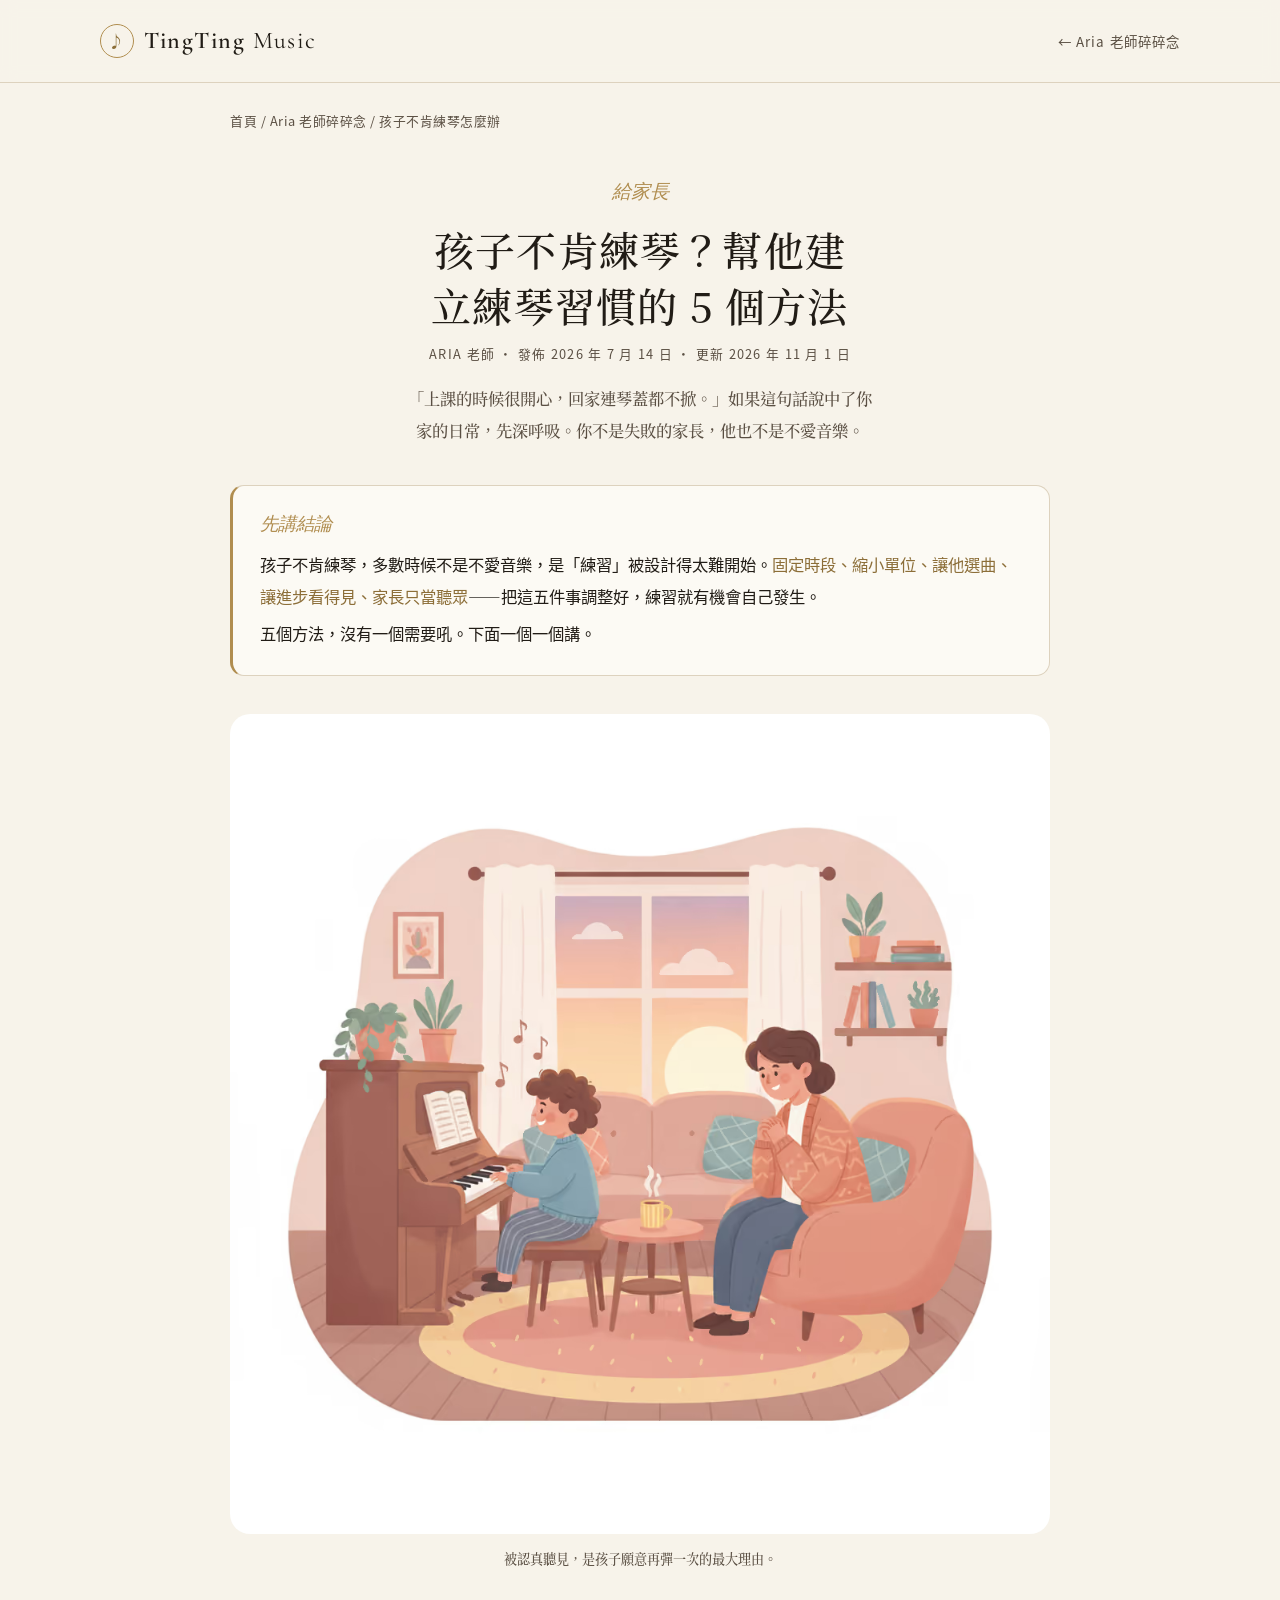
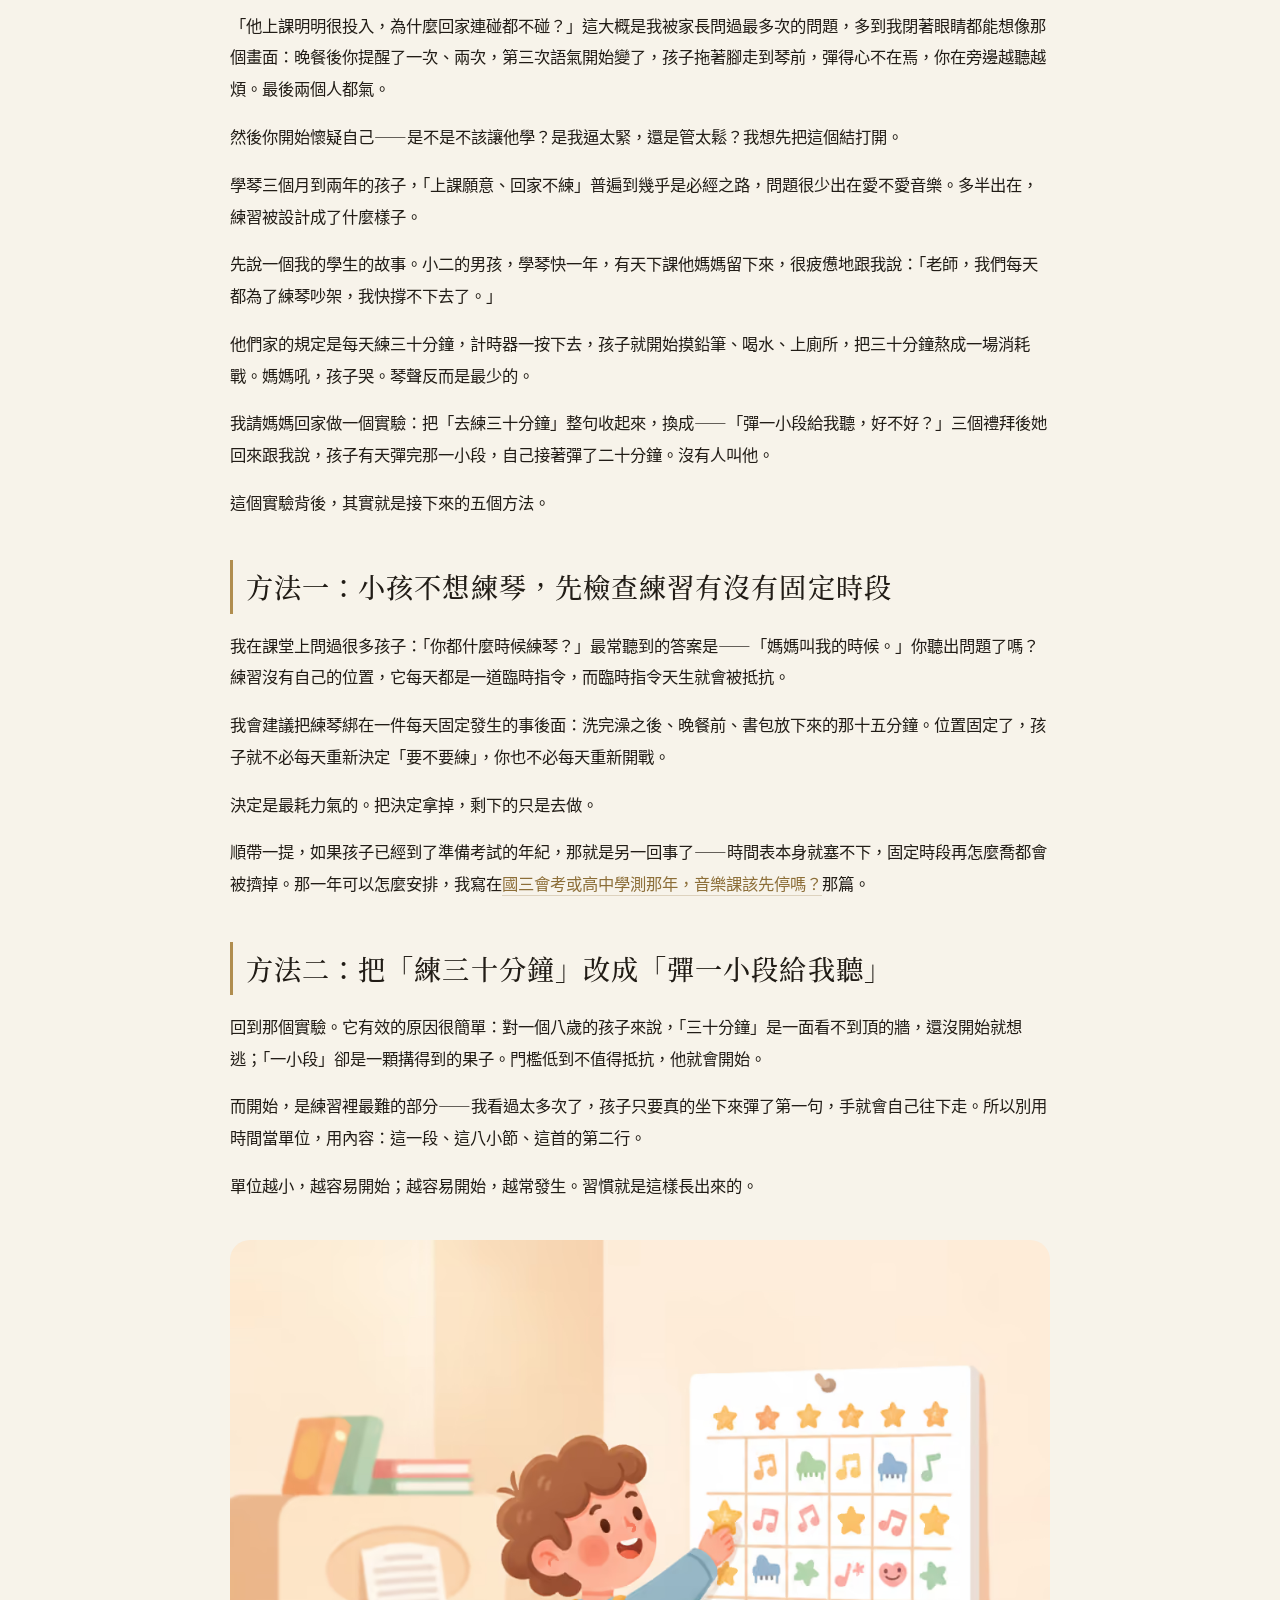
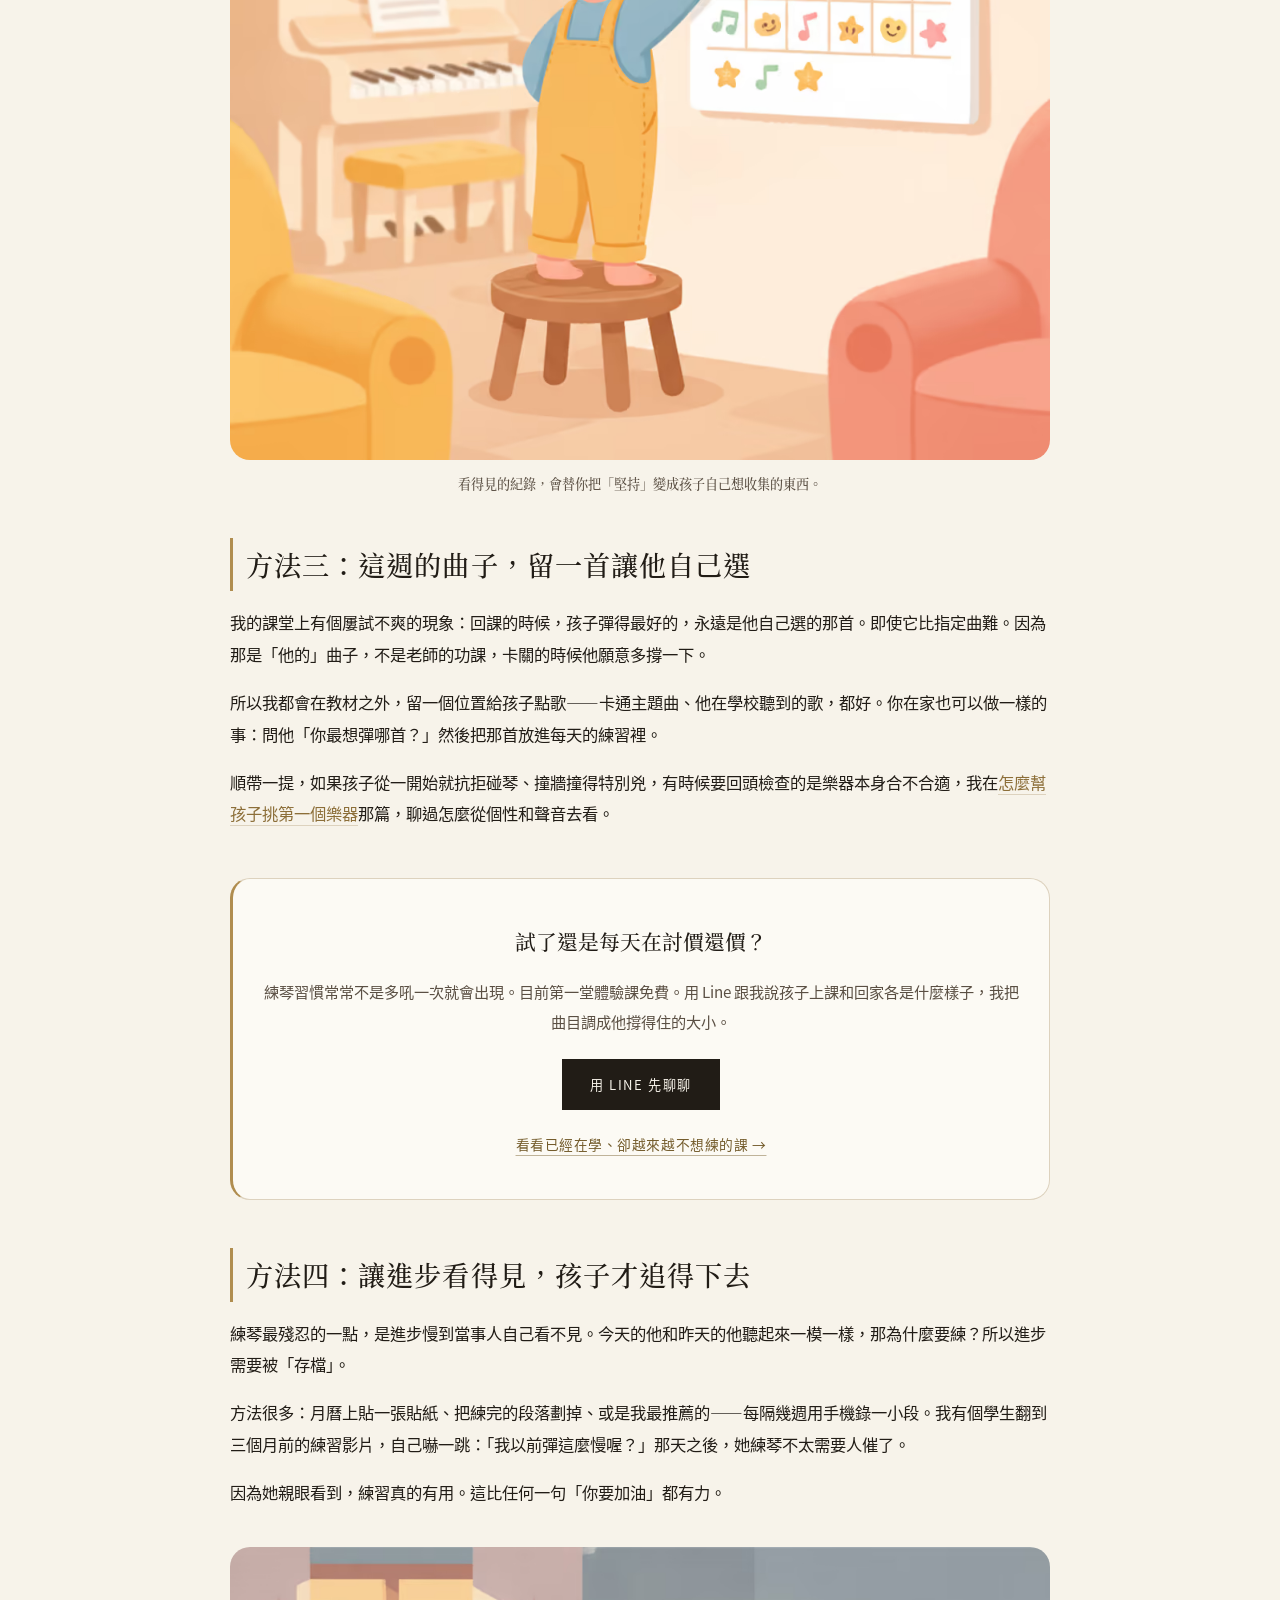
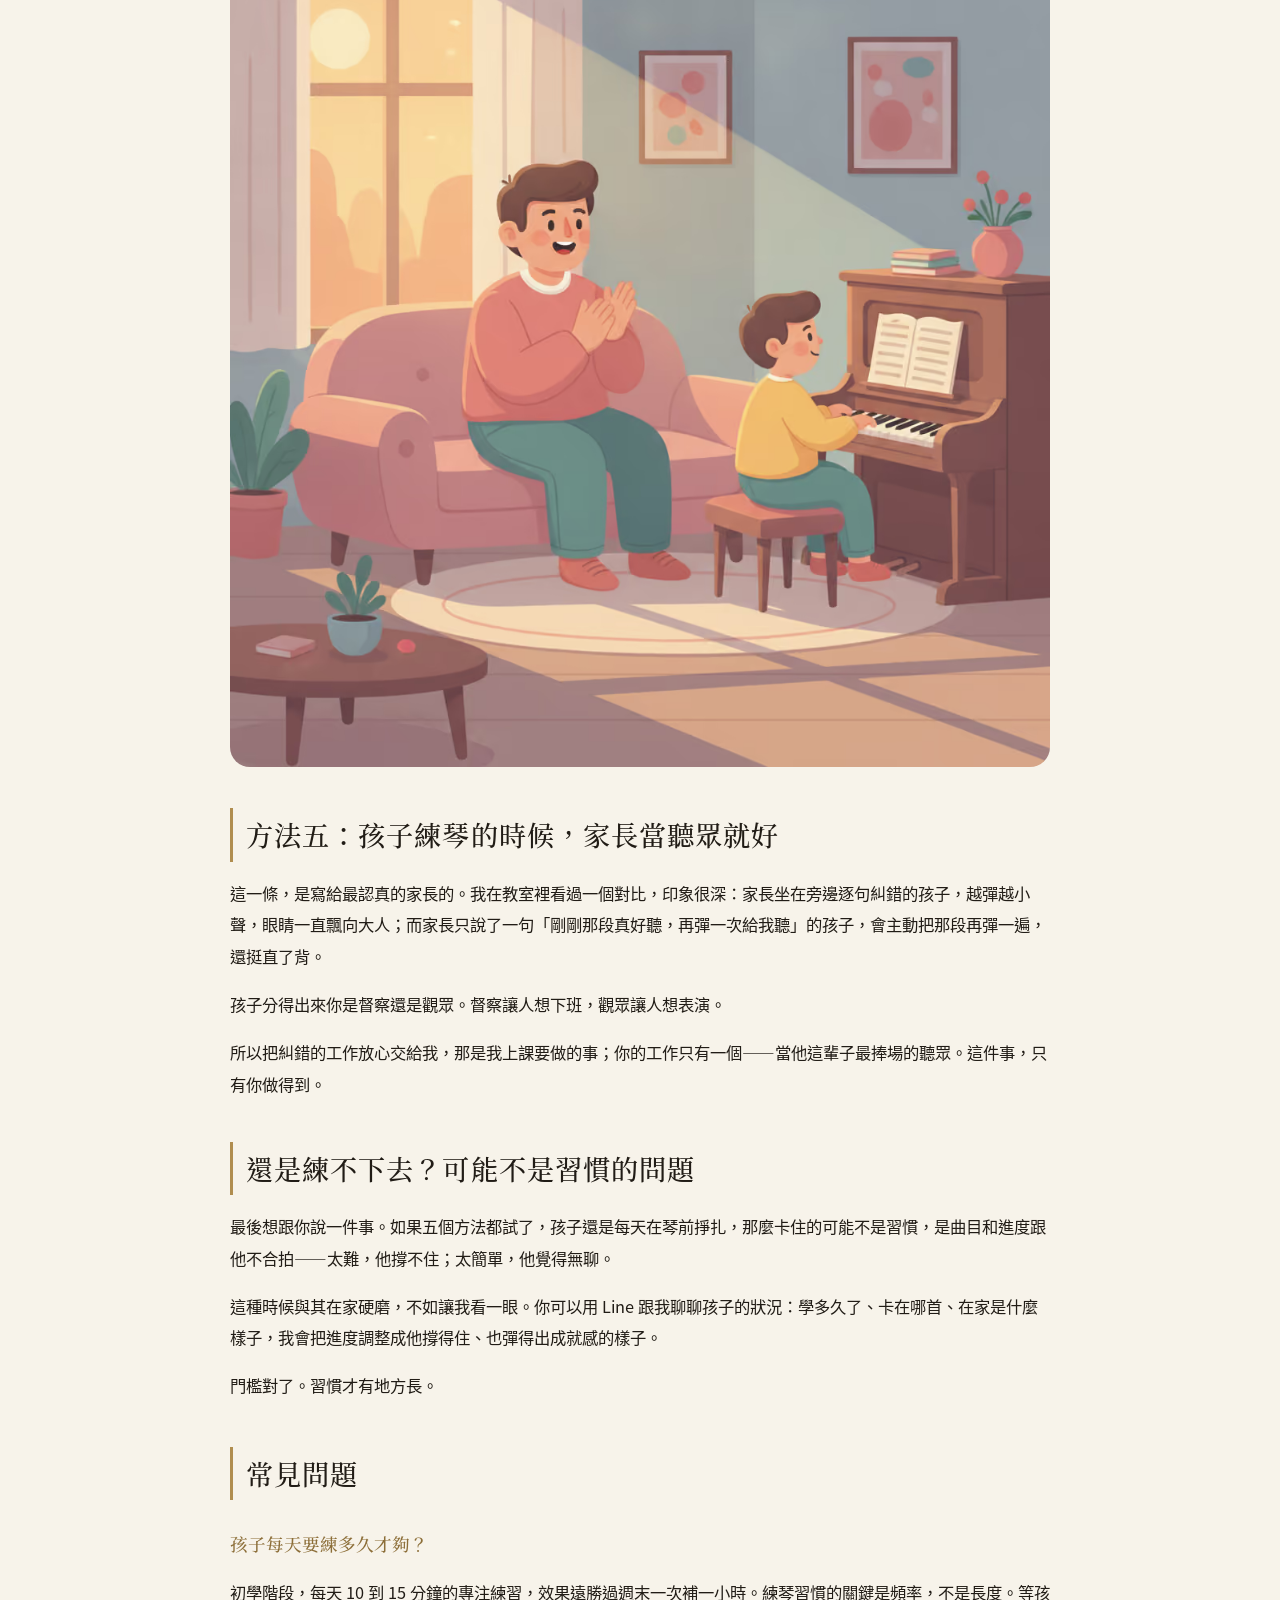
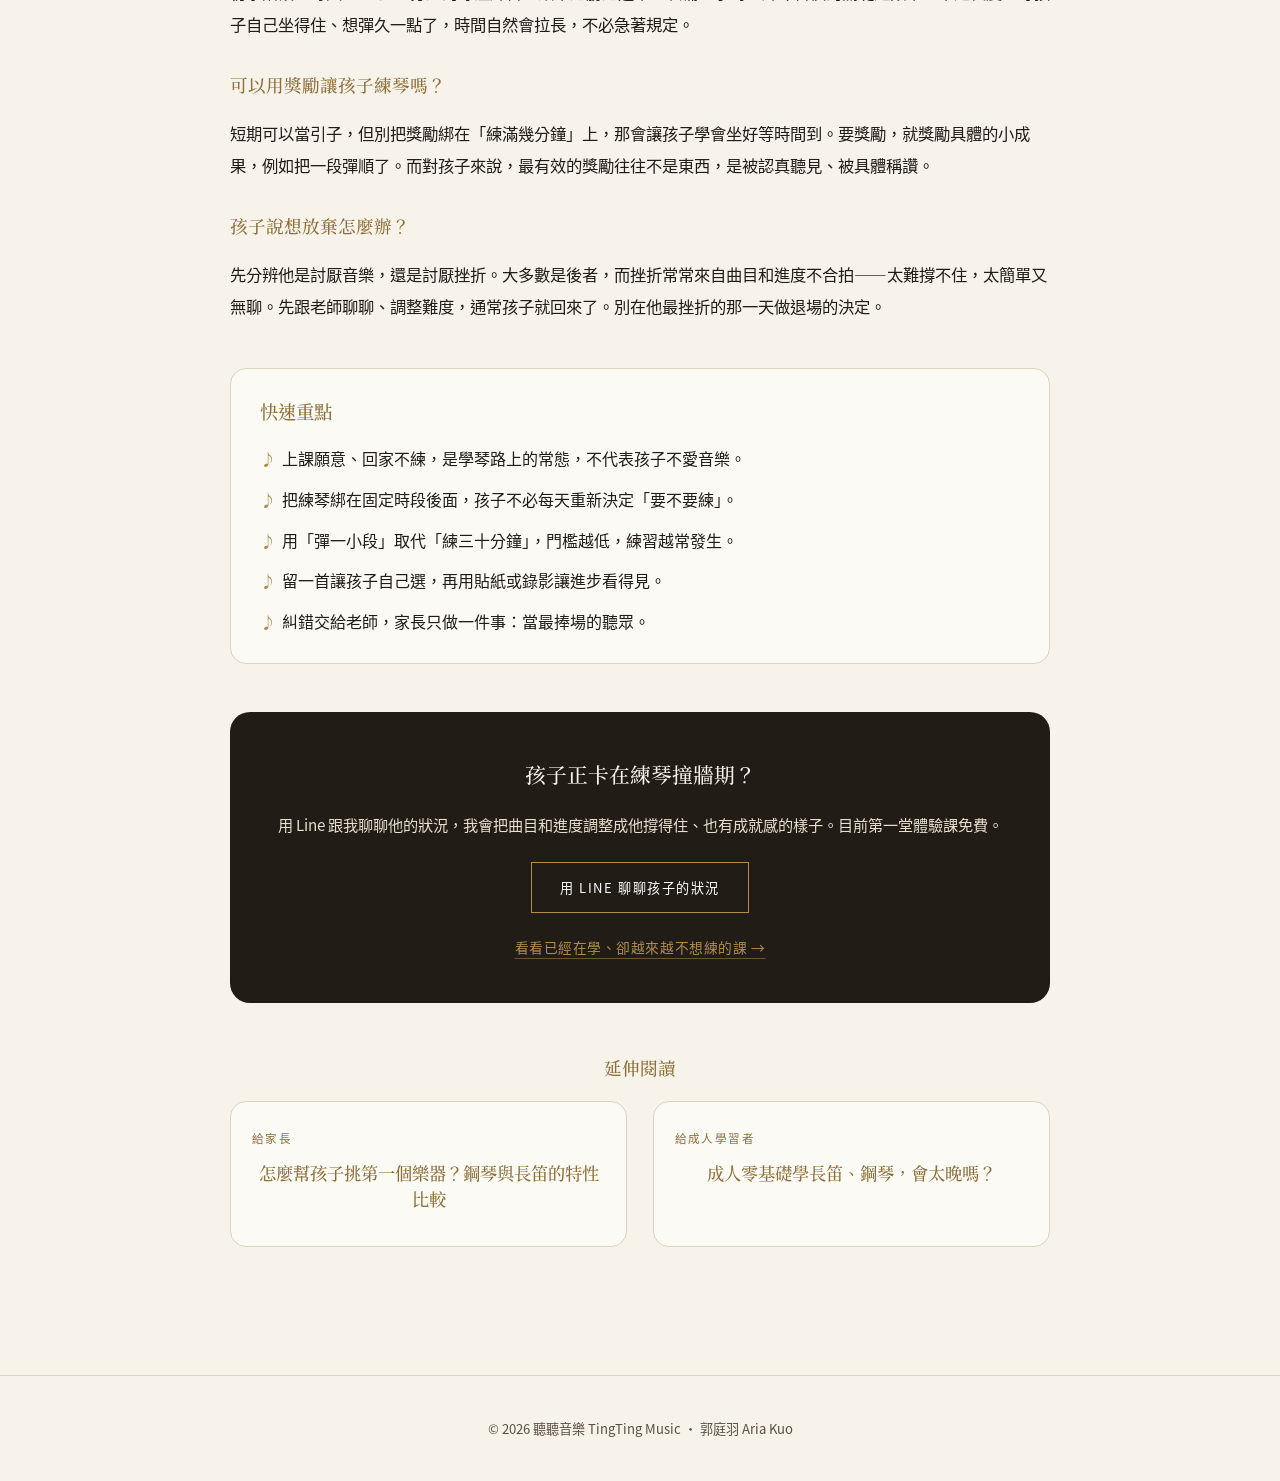
<file: blog/kids-wont-practice.html>
<!DOCTYPE html>
<html lang="zh-Hant">
<head>
<meta charset="UTF-8">
<meta name="viewport" content="width=device-width, initial-scale=1.0">
<title>孩子不肯練琴？幫他建立練琴習慣的 5 個方法｜Aria 老師碎碎念</title>
<meta name="description" content="孩子不肯練鋼琴或長笛、上課開心回家卻不掀琴蓋，怎麼辦？Aria 老師分享 5 個建立練琴習慣的方法：固定時段、縮小單位、讓孩子選曲、看得見的進步，家長不用吼也做得到。">
<link rel="canonical" href="https://tingyumusic.com/blog/kids-wont-practice.html">
<meta property="og:type" content="article">
<meta property="og:title" content="孩子不肯練琴？幫他建立練琴習慣的 5 個方法">
<meta property="og:description" content="不肯練通常不是不愛音樂，是練習的設計出了問題。5 個方法，都不需要吼。">
<meta property="og:url" content="https://tingyumusic.com/blog/kids-wont-practice.html">
<meta property="og:image" content="https://tingyumusic.com/assets/blog/kids-wont-practice/cover.jpg">
<link rel="icon" href="../assets/logo.png">
<script src="../assets/ga-config.js" defer></script>
<link rel="stylesheet" href="../assets/blog.css">
<script>
window.addEventListener('load',function(){
  var link=document.createElement('link');
  link.rel='stylesheet';
  link.href='../assets/fonts.css';
  document.head.appendChild(link);
});
</script>
<noscript><link rel="stylesheet" href="../assets/fonts.css"></noscript>
<script type="application/ld+json">
{
  "@context":"https://schema.org",
  "@graph":[
  {
    "@type":"Article",
    "headline":"孩子不肯練琴？幫他建立練琴習慣的 5 個方法",
    "description":"小孩不想練琴、上課開心回家卻不掀琴蓋怎麼辦？從固定時段、縮小單位到讓孩子選曲，5 個建立練琴習慣的方法，家長不用吼也做得到。",
    "image":"https://tingyumusic.com/assets/blog/kids-wont-practice/cover.jpg","datePublished":"2026-07-14","dateModified":"2026-11-01",
    "author":{"@type":"Person","@id":"https://tingyumusic.com/#teacher","name":"郭庭羽 Aria Kuo"},
    "publisher":{"@type":"Organization","@id":"https://tingyumusic.com/#business","name":"聽聽音樂 TingTing Music"},
    "mainEntityOfPage":"https://tingyumusic.com/blog/kids-wont-practice.html"
  },
  {
    "@type":"FAQPage",
    "mainEntity":[
      {"@type":"Question","name":"孩子每天要練多久才夠？","acceptedAnswer":{"@type":"Answer","text":"初學階段，每天 10 到 15 分鐘的專注練習，效果遠勝過週末一次補一小時。練琴習慣的關鍵是頻率，不是長度。等孩子自己坐得住、想彈久一點了，時間自然會拉長，不必急著規定。"}},
      {"@type":"Question","name":"可以用獎勵讓孩子練琴嗎？","acceptedAnswer":{"@type":"Answer","text":"短期可以當引子，但別把獎勵綁在「練滿幾分鐘」上，那會讓孩子學會坐好等時間到。要獎勵，就獎勵具體的小成果，例如把一段彈順了。而對孩子來說，最有效的獎勵往往不是東西，是被認真聽見、被具體稱讚。"}},
      {"@type":"Question","name":"孩子說想放棄怎麼辦？","acceptedAnswer":{"@type":"Answer","text":"先分辨他是討厭音樂，還是討厭挫折。大多數是後者，而挫折常常來自曲目和進度不合拍——太難撐不住，太簡單又無聊。先跟老師聊聊、調整難度，通常孩子就回來了。別在他最挫折的那一天做退場的決定。"}}
    ]
  }
  ]
}
</script>
</head>
<body>
<nav><div class="nav-in">
  <a href="../" class="logo"><span class="em">♪</span> <span><b>TingTing</b> Music</span></a>
  <a href="./" class="nav-back">← Aria 老師碎碎念</a>
</div></nav>
<main class="wrap">
  <div class="crumb"><a href="../">首頁</a> / <a href="./">Aria 老師碎碎念</a> / 孩子不肯練琴怎麼辦</div>
  <article class="post">
    <header class="post-head">
      <div class="post-eyebrow">給家長</div>
      <h1>孩子不肯練琴？幫他建立練琴習慣的 5 個方法</h1>
      <div class="post-meta">Aria 老師 · 發佈 <time datetime="2026-07-14">2026 年 7 月 14 日</time> · 更新 <time datetime="2026-11-01">2026 年 11 月 1 日</time></div>
      <p class="post-lead">「上課的時候很開心，回家連琴蓋都不掀。」如果這句話說中了你家的日常，先深呼吸。你不是失敗的家長，他也不是不愛音樂。</p>
    </header>
    <div class="answer">
      <span class="a-label">先講結論</span>
      <p>孩子不肯練琴，多數時候不是不愛音樂，是「練習」被設計得太難開始。<strong>固定時段、縮小單位、讓他選曲、讓進步看得見、家長只當聽眾</strong>——把這五件事調整好，練習就有機會自己發生。</p>
      <p>五個方法，沒有一個需要吼。下面一個一個講。</p>
    </div>
    <figure><picture><source type="image/avif" srcset="../assets/blog/kids-wont-practice/cover-640.avif 640w, ../assets/blog/kids-wont-practice/cover.avif 1024w" sizes="(max-width: 900px) 90vw, 820px"><source type="image/webp" srcset="../assets/blog/kids-wont-practice/cover-640.webp 640w, ../assets/blog/kids-wont-practice/cover.webp 1024w" sizes="(max-width: 900px) 90vw, 820px"><img src="../assets/blog/kids-wont-practice/cover.jpg" alt="家長溫暖地坐在一旁，聽孩子在家彈一小段鋼琴的插畫" width="1024" height="1024" fetchpriority="high" decoding="async"></picture><figcaption>被認真聽見，是孩子願意再彈一次的最大理由。</figcaption></figure>
    <p>「他上課明明很投入，為什麼回家連碰都不碰？」這大概是我被家長問過最多次的問題，多到我閉著眼睛都能想像那個畫面：晚餐後你提醒了一次、兩次，第三次語氣開始變了，孩子拖著腳走到琴前，彈得心不在焉，你在旁邊越聽越煩。最後兩個人都氣。</p>
    <p>然後你開始懷疑自己——是不是不該讓他學？是我逼太緊，還是管太鬆？我想先把這個結打開。</p>
    <p>學琴三個月到兩年的孩子，「上課願意、回家不練」普遍到幾乎是必經之路，問題很少出在愛不愛音樂。多半出在，練習被設計成了什麼樣子。</p>
    <p>先說一個我的學生的故事。小二的男孩，學琴快一年，有天下課他媽媽留下來，很疲憊地跟我說：「老師，我們每天都為了練琴吵架，我快撐不下去了。」</p>
    <p>他們家的規定是每天練三十分鐘，計時器一按下去，孩子就開始摸鉛筆、喝水、上廁所，把三十分鐘熬成一場消耗戰。媽媽吼，孩子哭。琴聲反而是最少的。</p>
    <p>我請媽媽回家做一個實驗：把「去練三十分鐘」整句收起來，換成——「彈一小段給我聽，好不好？」三個禮拜後她回來跟我說，孩子有天彈完那一小段，自己接著彈了二十分鐘。沒有人叫他。</p>
    <p>這個實驗背後，其實就是接下來的五個方法。</p>
    <h2>方法一：小孩不想練琴，先檢查練習有沒有固定時段</h2>
    <p>我在課堂上問過很多孩子：「你都什麼時候練琴？」最常聽到的答案是——「媽媽叫我的時候。」你聽出問題了嗎？練習沒有自己的位置，它每天都是一道臨時指令，而臨時指令天生就會被抵抗。</p>
    <p>我會建議把練琴綁在一件每天固定發生的事後面：洗完澡之後、晚餐前、書包放下來的那十五分鐘。位置固定了，孩子就不必每天重新決定「要不要練」，你也不必每天重新開戰。</p>
    <p>決定是最耗力氣的。把決定拿掉，剩下的只是去做。</p>
    <p>順帶一提，如果孩子已經到了準備考試的年紀，那就是另一回事了——時間表本身就塞不下，固定時段再怎麼喬都會被擠掉。那一年可以怎麼安排，我寫在<a class="inlink" href="exam-year-music-lessons.html">國三會考或高中學測那年，音樂課該先停嗎？</a>那篇。</p>
    <h2>方法二：把「練三十分鐘」改成「彈一小段給我聽」</h2>
    <p>回到那個實驗。它有效的原因很簡單：對一個八歲的孩子來說，「三十分鐘」是一面看不到頂的牆，還沒開始就想逃；「一小段」卻是一顆搆得到的果子。門檻低到不值得抵抗，他就會開始。</p>
    <p>而開始，是練習裡最難的部分——我看過太多次了，孩子只要真的坐下來彈了第一句，手就會自己往下走。所以別用時間當單位，用內容：這一段、這八小節、這首的第二行。</p>
    <p>單位越小，越容易開始；越容易開始，越常發生。習慣就是這樣長出來的。</p>
    <figure><picture><source type="image/avif" srcset="../assets/blog/kids-wont-practice/inline-1-640.avif 640w, ../assets/blog/kids-wont-practice/inline-1.avif 1024w" sizes="(max-width: 900px) 90vw, 820px"><source type="image/webp" srcset="../assets/blog/kids-wont-practice/inline-1-640.webp 640w, ../assets/blog/kids-wont-practice/inline-1.webp 1024w" sizes="(max-width: 900px) 90vw, 820px"><img src="../assets/blog/kids-wont-practice/inline-1.jpg" alt="孩子在月曆上貼上練琴貼紙、露出成就感笑容的插畫" width="1024" height="1024" loading="lazy" decoding="async"></picture><figcaption>看得見的紀錄，會替你把「堅持」變成孩子自己想收集的東西。</figcaption></figure>
    <h2>方法三：這週的曲子，留一首讓他自己選</h2>
    <p>我的課堂上有個屢試不爽的現象：回課的時候，孩子彈得最好的，永遠是他自己選的那首。即使它比指定曲難。因為那是「他的」曲子，不是老師的功課，卡關的時候他願意多撐一下。</p>
    <p>所以我都會在教材之外，留一個位置給孩子點歌——卡通主題曲、他在學校聽到的歌，都好。你在家也可以做一樣的事：問他「你最想彈哪首？」然後把那首放進每天的練習裡。</p>
    <p>順帶一提，如果孩子從一開始就抗拒碰琴、撞牆撞得特別兇，有時候要回頭檢查的是樂器本身合不合適，我在<a class="inlink" href="choosing-first-instrument.html">怎麼幫孩子挑第一個樂器</a>那篇，聊過怎麼從個性和聲音去看。</p>
    <aside class="cta cta-mid"><h3>試了還是每天在討價還價？</h3><p>練琴習慣常常不是多吼一次就會出現。目前第一堂體驗課免費。用 Line 跟我說孩子上課和回家各是什麼樣子，我把曲目調成他撐得住的大小。</p><a class="btn" href="https://line.me/R/ti/p/%40897rgmut" target="_blank" rel="noopener" data-lead-source="blog-mid">用 Line 先聊聊</a><a class="alt" href="../#situation-stuck">看看已經在學、卻越來越不想練的課 →</a></aside>
    <h2>方法四：讓進步看得見，孩子才追得下去</h2>
    <p>練琴最殘忍的一點，是進步慢到當事人自己看不見。今天的他和昨天的他聽起來一模一樣，那為什麼要練？所以進步需要被「存檔」。</p>
    <p>方法很多：月曆上貼一張貼紙、把練完的段落劃掉、或是我最推薦的——每隔幾週用手機錄一小段。我有個學生翻到三個月前的練習影片，自己嚇一跳：「我以前彈這麼慢喔？」那天之後，她練琴不太需要人催了。</p>
    <p>因為她親眼看到，練習真的有用。這比任何一句「你要加油」都有力。</p>
    <figure><picture><source type="image/avif" srcset="../assets/blog/kids-wont-practice/inline-2-640.avif 640w, ../assets/blog/kids-wont-practice/inline-2.avif 1024w" sizes="(max-width: 900px) 90vw, 820px"><source type="image/webp" srcset="../assets/blog/kids-wont-practice/inline-2-640.webp 640w, ../assets/blog/kids-wont-practice/inline-2.webp 1024w" sizes="(max-width: 900px) 90vw, 820px"><img src="../assets/blog/kids-wont-practice/inline-2.jpg" alt="家長放鬆地坐在沙發上當聽眾，孩子在鋼琴前開心彈奏的插畫" width="1024" height="1024" loading="lazy" decoding="async"></picture></figure>
    <h2>方法五：孩子練琴的時候，家長當聽眾就好</h2>
    <p>這一條，是寫給最認真的家長的。我在教室裡看過一個對比，印象很深：家長坐在旁邊逐句糾錯的孩子，越彈越小聲，眼睛一直飄向大人；而家長只說了一句「剛剛那段真好聽，再彈一次給我聽」的孩子，會主動把那段再彈一遍，還挺直了背。</p>
    <p>孩子分得出來你是督察還是觀眾。督察讓人想下班，觀眾讓人想表演。</p>
    <p>所以把糾錯的工作放心交給我，那是我上課要做的事；你的工作只有一個——當他這輩子最捧場的聽眾。這件事，只有你做得到。</p>
    <h2>還是練不下去？可能不是習慣的問題</h2>
    <p>最後想跟你說一件事。如果五個方法都試了，孩子還是每天在琴前掙扎，那麼卡住的可能不是習慣，是曲目和進度跟他不合拍——太難，他撐不住；太簡單，他覺得無聊。</p>
    <p>這種時候與其在家硬磨，不如讓我看一眼。你可以用 Line 跟我聊聊孩子的狀況：學多久了、卡在哪首、在家是什麼樣子，我會把進度調整成他撐得住、也彈得出成就感的樣子。</p>
    <p>門檻對了。習慣才有地方長。</p>
    <section class="faq">
      <h2>常見問題</h2>
      <h3 class="faq-q">孩子每天要練多久才夠？</h3>
      <p class="faq-a">初學階段，每天 10 到 15 分鐘的專注練習，效果遠勝過週末一次補一小時。練琴習慣的關鍵是頻率，不是長度。等孩子自己坐得住、想彈久一點了，時間自然會拉長，不必急著規定。</p>
      <h3 class="faq-q">可以用獎勵讓孩子練琴嗎？</h3>
      <p class="faq-a">短期可以當引子，但別把獎勵綁在「練滿幾分鐘」上，那會讓孩子學會坐好等時間到。要獎勵，就獎勵具體的小成果，例如把一段彈順了。而對孩子來說，最有效的獎勵往往不是東西，是被認真聽見、被具體稱讚。</p>
      <h3 class="faq-q">孩子說想放棄怎麼辦？</h3>
      <p class="faq-a">先分辨他是討厭音樂，還是討厭挫折。大多數是後者，而挫折常常來自曲目和進度不合拍——太難撐不住，太簡單又無聊。先跟老師聊聊、調整難度，通常孩子就回來了。別在他最挫折的那一天做退場的決定。</p>
    </section>
    <div class="callout"><h3>快速重點</h3><ul>
      <li>上課願意、回家不練，是學琴路上的常態，不代表孩子不愛音樂。</li>
      <li>把練琴綁在固定時段後面，孩子不必每天重新決定「要不要練」。</li>
      <li>用「彈一小段」取代「練三十分鐘」，門檻越低，練習越常發生。</li>
      <li>留一首讓孩子自己選，再用貼紙或錄影讓進步看得見。</li>
      <li>糾錯交給老師，家長只做一件事：當最捧場的聽眾。</li>
    </ul></div>
    <div class="cta"><h3>孩子正卡在練琴撞牆期？</h3><p>用 Line 跟我聊聊他的狀況，我會把曲目和進度調整成他撐得住、也有成就感的樣子。目前第一堂體驗課免費。</p><a class="btn" href="https://line.me/R/ti/p/%40897rgmut" target="_blank" rel="noopener" data-lead-source="blog-end">用 Line 聊聊孩子的狀況</a><a class="alt" href="../#situation-stuck">看看已經在學、卻越來越不想練的課 →</a></div>
    <div class="related"><h3>延伸閱讀</h3><div class="post-list">
      <a class="post-card" href="choosing-first-instrument.html"><div class="pc-body"><span class="pc-tag">給家長</span><h3>怎麼幫孩子挑第一個樂器？鋼琴與長笛的特性比較</h3></div></a>
      <a class="post-card" href="adult-beginner-never-too-late.html"><div class="pc-body"><span class="pc-tag">給成人學習者</span><h3>成人零基礎學長笛、鋼琴，會太晚嗎？</h3></div></a>
    </div></div>
  </article>
</main>
<footer>© <span id="y">2026</span> 聽聽音樂 TingTing Music ・ 郭庭羽 Aria Kuo</footer>
<script>
document.getElementById('y').textContent=new Date().getFullYear();
</script>
<script src="../assets/analytics.js" defer></script>
</body>
</html>
</file>
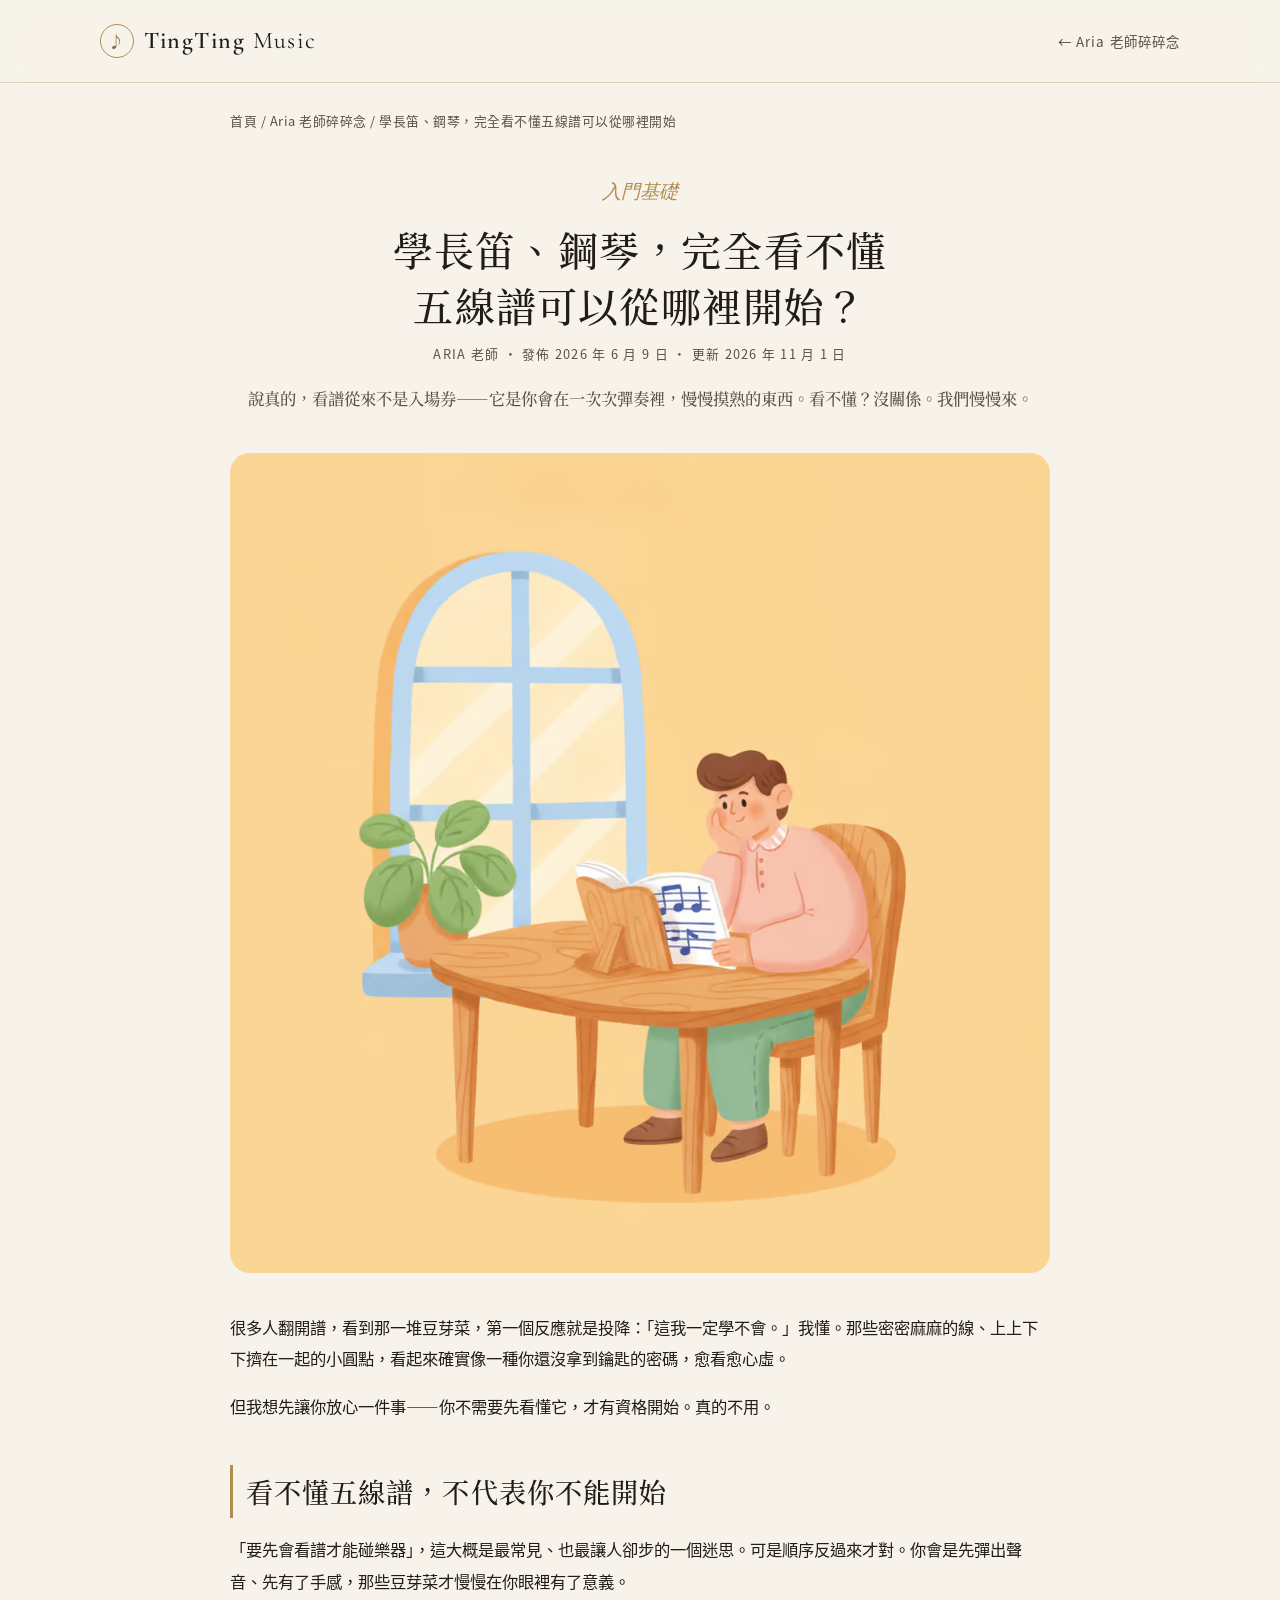
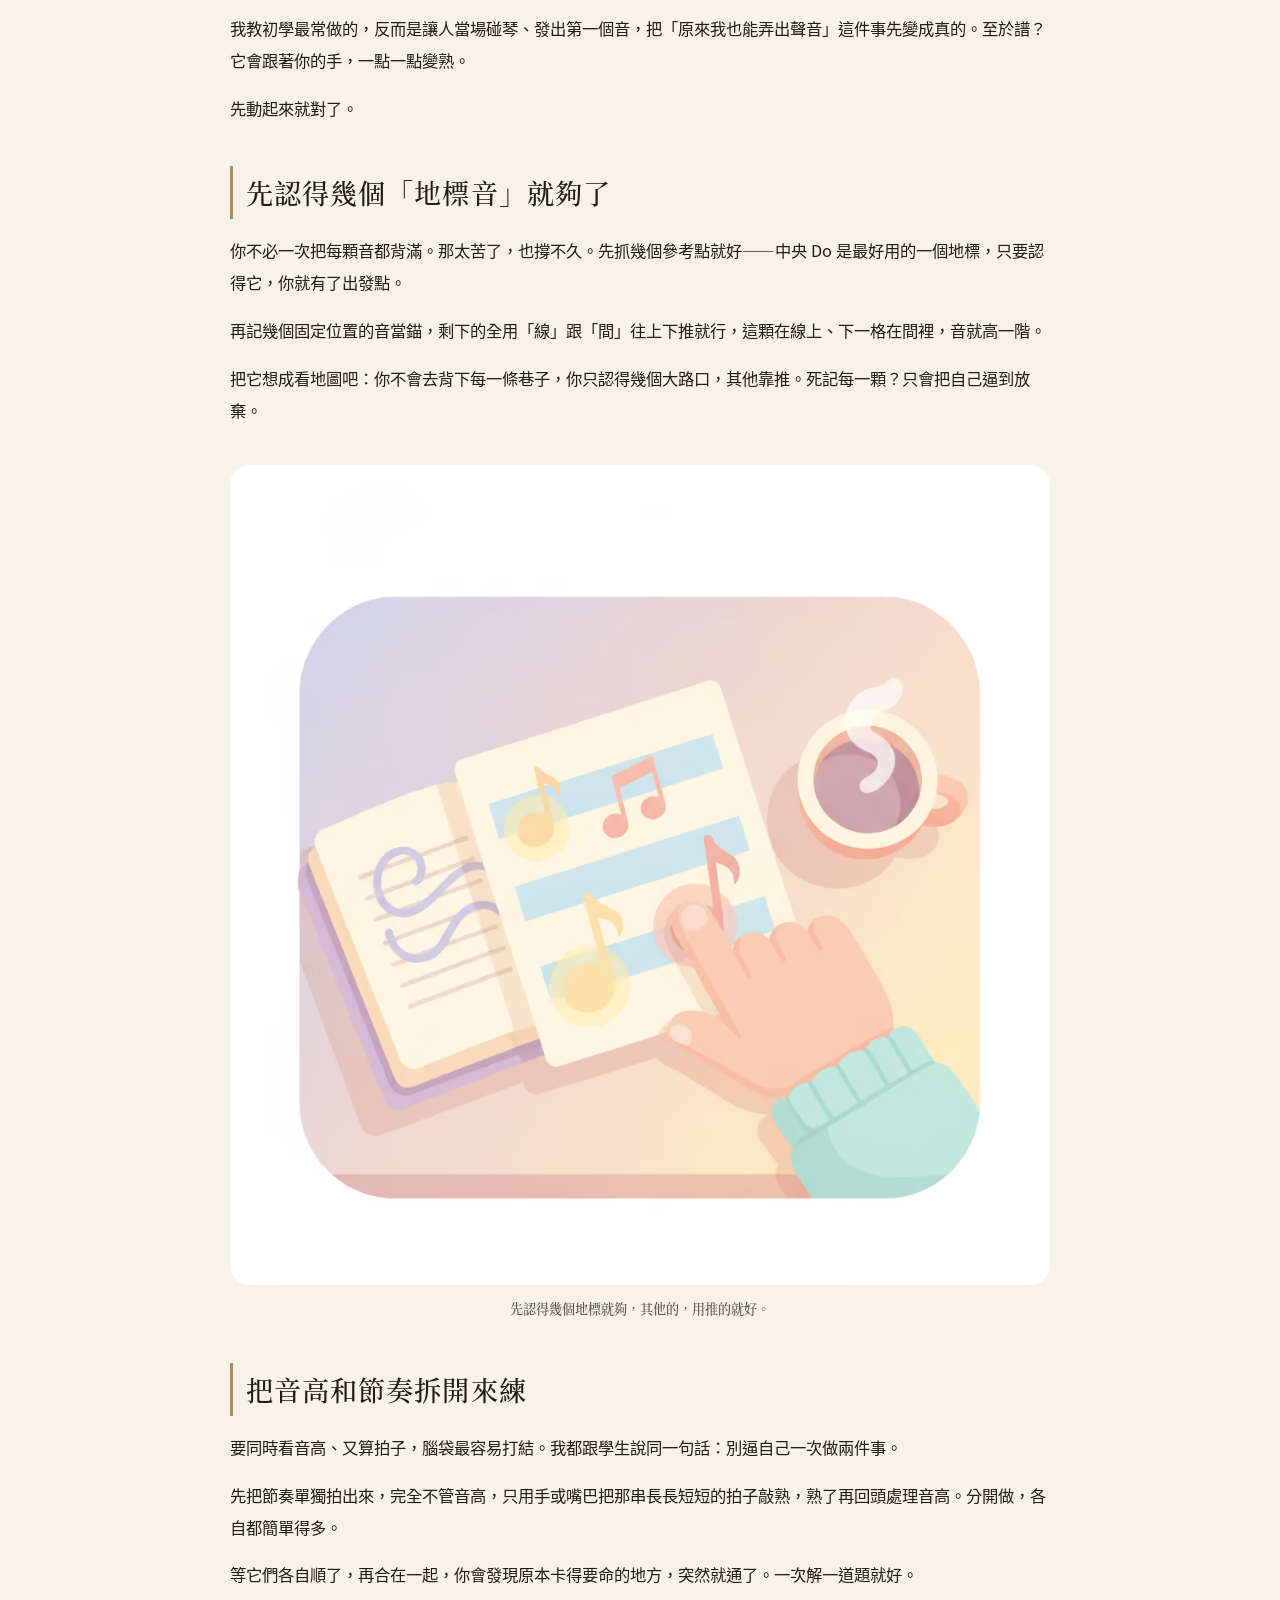
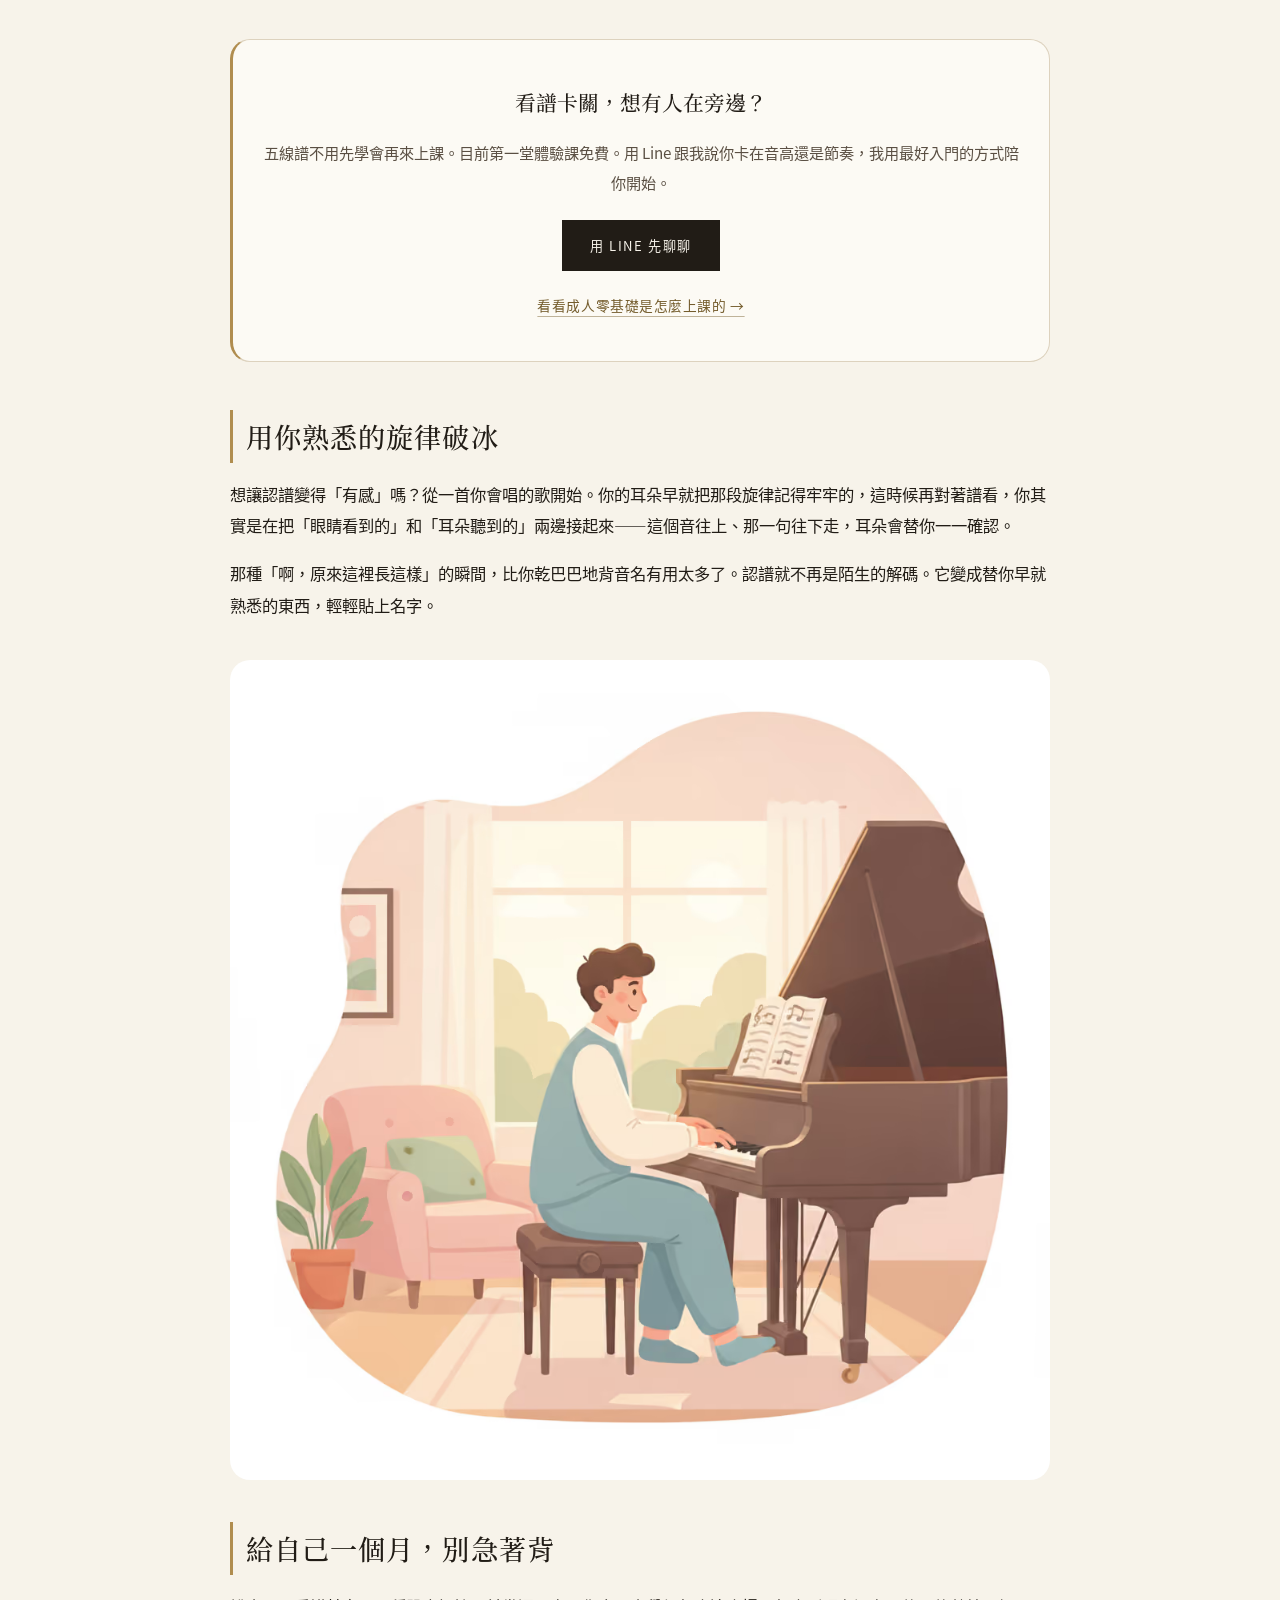
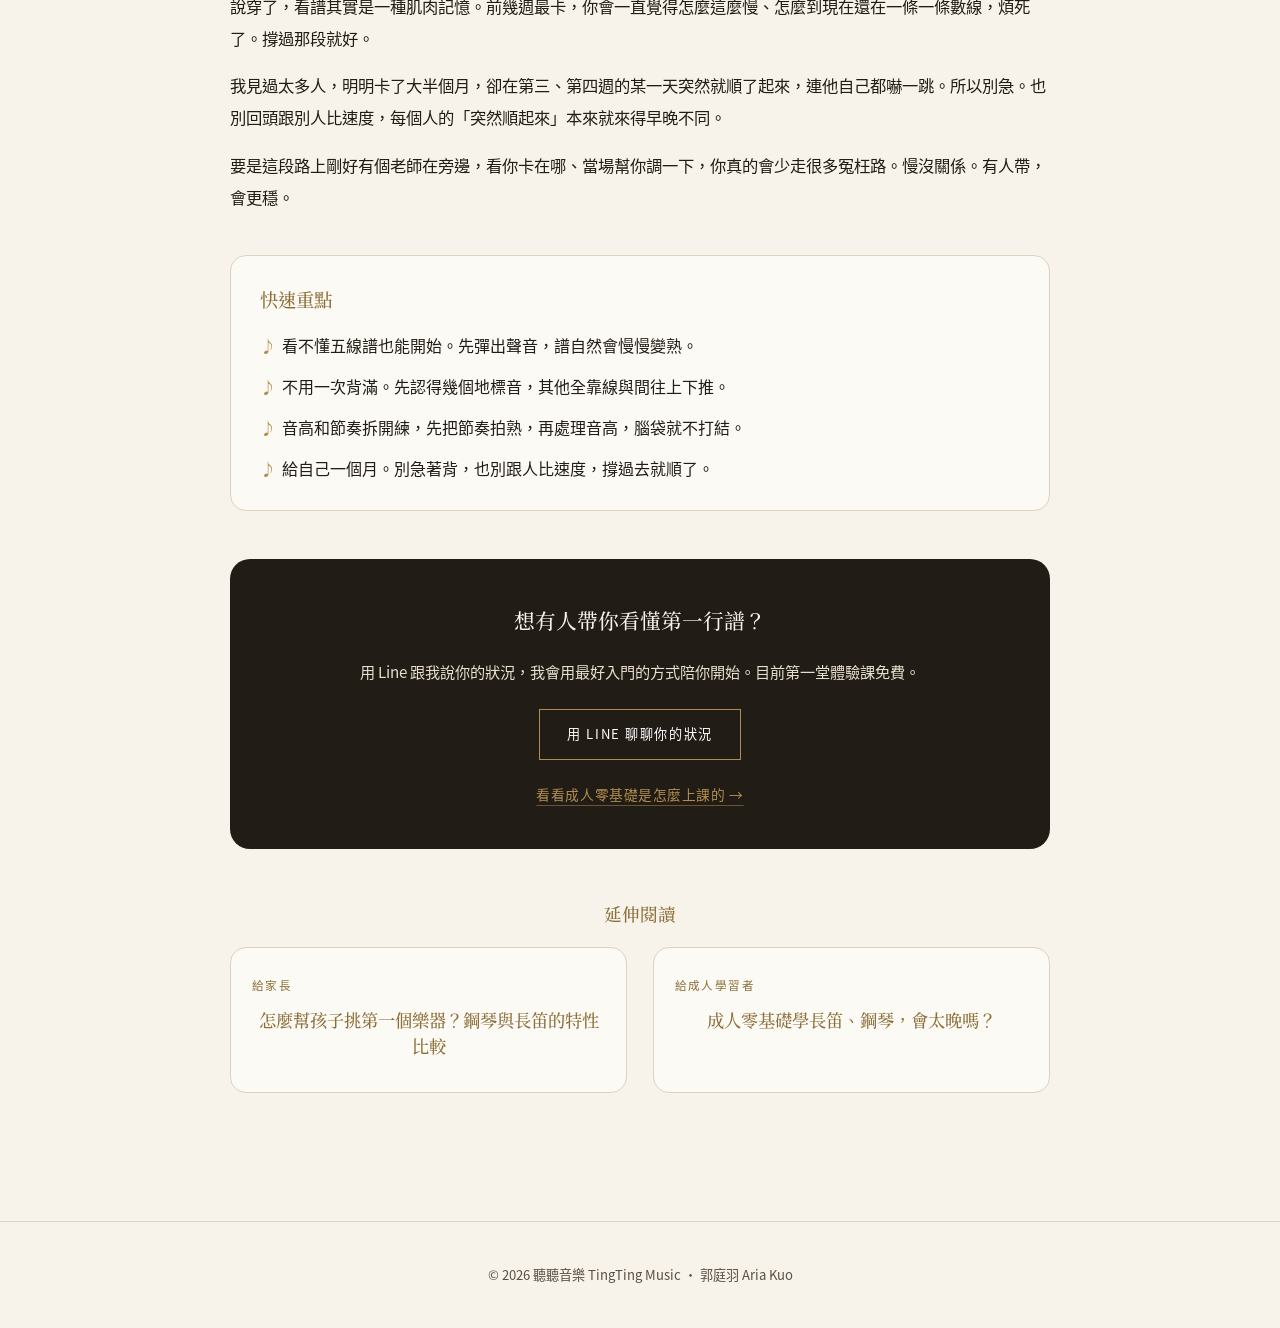
<file: blog/reading-sheet-music-start.html>
<!DOCTYPE html>
<html lang="zh-Hant">
<head>
<meta charset="UTF-8">
<meta name="viewport" content="width=device-width, initial-scale=1.0">
<title>學長笛、鋼琴，完全看不懂五線譜可以從哪裡開始？｜Aria 老師碎碎念</title>
<meta name="description" content="看不懂五線譜也能開始學長笛或鋼琴。Aria 老師用認地標音、把節奏和音高拆開、從會唱的旋律接上譜，帶你踏出看譜的第一步。">
<link rel="canonical" href="https://tingyumusic.com/blog/reading-sheet-music-start.html">
<meta property="og:type" content="article">
<meta property="og:title" content="學長笛、鋼琴，完全看不懂五線譜可以從哪裡開始？">
<meta property="og:description" content="用認地標音、拆節奏、從熟悉旋律破冰的方式，輕鬆踏出看譜第一步。">
<meta property="og:url" content="https://tingyumusic.com/blog/reading-sheet-music-start.html">
<meta property="og:image" content="https://tingyumusic.com/assets/blog/reading-sheet-music-start/cover.jpg">
<link rel="icon" href="../assets/logo.png">
<script src="../assets/ga-config.js" defer></script>
<link rel="stylesheet" href="../assets/blog.css">
<script>
window.addEventListener('load',function(){
  var link=document.createElement('link');
  link.rel='stylesheet';
  link.href='../assets/fonts.css';
  document.head.appendChild(link);
});
</script>
<noscript><link rel="stylesheet" href="../assets/fonts.css"></noscript>
<script type="application/ld+json">
{
  "@context":"https://schema.org",
  "@type":"Article",
  "headline":"學長笛、鋼琴，完全看不懂五線譜可以從哪裡開始？",
  "description":"看不懂五線譜也能開始學樂器嗎？用認地標音、拆節奏、從熟悉旋律破冰的方式踏出看譜第一步。",
  "image":"https://tingyumusic.com/assets/blog/reading-sheet-music-start/cover.jpg","datePublished":"2026-06-09","dateModified":"2026-11-01",
  "author":{"@type":"Person","@id":"https://tingyumusic.com/#teacher","name":"郭庭羽 Aria Kuo"},
  "publisher":{"@type":"Organization","@id":"https://tingyumusic.com/#business","name":"聽聽音樂 TingTing Music"},
  "mainEntityOfPage":"https://tingyumusic.com/blog/reading-sheet-music-start.html"
}
</script>
</head>
<body>
<nav><div class="nav-in">
  <a href="../" class="logo"><span class="em">♪</span> <span><b>TingTing</b> Music</span></a>
  <a href="./" class="nav-back">← Aria 老師碎碎念</a>
</div></nav>
<main class="wrap">
  <div class="crumb"><a href="../">首頁</a> / <a href="./">Aria 老師碎碎念</a> / 學長笛、鋼琴，完全看不懂五線譜可以從哪裡開始</div>
  <article class="post">
    <header class="post-head">
      <div class="post-eyebrow">入門基礎</div>
      <h1>學長笛、鋼琴，完全看不懂五線譜可以從哪裡開始？</h1>
      <div class="post-meta">Aria 老師 · 發佈 <time datetime="2026-06-09">2026 年 6 月 9 日</time> · 更新 <time datetime="2026-11-01">2026 年 11 月 1 日</time></div>
      <p class="post-lead">說真的，看譜從來不是入場券——它是你會在一次次彈奏裡，慢慢摸熟的東西。看不懂？沒關係。我們慢慢來。</p>
    </header>
    <figure><picture><source type="image/avif" srcset="../assets/blog/reading-sheet-music-start/cover-640.avif 640w, ../assets/blog/reading-sheet-music-start/cover.avif 1024w" sizes="(max-width: 900px) 90vw, 820px"><source type="image/webp" srcset="../assets/blog/reading-sheet-music-start/cover-640.webp 640w, ../assets/blog/reading-sheet-music-start/cover.webp 1024w" sizes="(max-width: 900px) 90vw, 820px"><img src="../assets/blog/reading-sheet-music-start/cover.jpg" alt="一個人在家看著譜架上的樂譜、放鬆學看譜的插畫" width="1024" height="1024" fetchpriority="high" decoding="async"></picture></figure>
    <p>很多人翻開譜，看到那一堆豆芽菜，第一個反應就是投降：「這我一定學不會。」我懂。那些密密麻麻的線、上上下下擠在一起的小圓點，看起來確實像一種你還沒拿到鑰匙的密碼，愈看愈心虛。</p>
    <p>但我想先讓你放心一件事——你不需要先看懂它，才有資格開始。真的不用。</p>
    <h2>看不懂五線譜，不代表你不能開始</h2>
    <p>「要先會看譜才能碰樂器」，這大概是最常見、也最讓人卻步的一個迷思。可是順序反過來才對。你會是先彈出聲音、先有了手感，那些豆芽菜才慢慢在你眼裡有了意義。</p>
    <p>我教初學最常做的，反而是讓人當場碰琴、發出第一個音，把「原來我也能弄出聲音」這件事先變成真的。至於譜？它會跟著你的手，一點一點變熟。</p>
    <p>先動起來就對了。</p>
    <h2>先認得幾個「地標音」就夠了</h2>
    <p>你不必一次把每顆音都背滿。那太苦了，也撐不久。先抓幾個參考點就好——中央 Do 是最好用的一個地標，只要認得它，你就有了出發點。</p>
    <p>再記幾個固定位置的音當錨，剩下的全用「線」跟「間」往上下推就行，這顆在線上、下一格在間裡，音就高一階。</p>
    <p>把它想成看地圖吧：你不會去背下每一條巷子，你只認得幾個大路口，其他靠推。死記每一顆？只會把自己逼到放棄。</p>
    <figure><picture><source type="image/avif" srcset="../assets/blog/reading-sheet-music-start/inline-1-640.avif 640w, ../assets/blog/reading-sheet-music-start/inline-1.avif 1024w" sizes="(max-width: 900px) 90vw, 820px"><source type="image/webp" srcset="../assets/blog/reading-sheet-music-start/inline-1-640.webp 640w, ../assets/blog/reading-sheet-music-start/inline-1.webp 1024w" sizes="(max-width: 900px) 90vw, 820px"><img src="../assets/blog/reading-sheet-music-start/inline-1.jpg" alt="初學者指著譜上幾個重點音的插畫" width="1024" height="1024" loading="lazy" decoding="async"></picture><figcaption>先認得幾個地標就夠，其他的，用推的就好。</figcaption></figure>
    <h2>把音高和節奏拆開來練</h2>
    <p>要同時看音高、又算拍子，腦袋最容易打結。我都跟學生說同一句話：別逼自己一次做兩件事。</p>
    <p>先把節奏單獨拍出來，完全不管音高，只用手或嘴巴把那串長長短短的拍子敲熟，熟了再回頭處理音高。分開做，各自都簡單得多。</p>
    <p>等它們各自順了，再合在一起，你會發現原本卡得要命的地方，突然就通了。一次解一道題就好。</p>
    <aside class="cta cta-mid"><h3>看譜卡關，想有人在旁邊？</h3><p>五線譜不用先學會再來上課。目前第一堂體驗課免費。用 Line 跟我說你卡在音高還是節奏，我用最好入門的方式陪你開始。</p><a class="btn" href="https://line.me/R/ti/p/%40897rgmut" target="_blank" rel="noopener" data-lead-source="blog-mid">用 Line 先聊聊</a><a class="alt" href="../#situation-adult">看看成人零基礎是怎麼上課的 →</a></aside>
    <h2>用你熟悉的旋律破冰</h2>
    <p>想讓認譜變得「有感」嗎？從一首你會唱的歌開始。你的耳朵早就把那段旋律記得牢牢的，這時候再對著譜看，你其實是在把「眼睛看到的」和「耳朵聽到的」兩邊接起來——這個音往上、那一句往下走，耳朵會替你一一確認。</p>
    <p>那種「啊，原來這裡長這樣」的瞬間，比你乾巴巴地背音名有用太多了。認譜就不再是陌生的解碼。它變成替你早就熟悉的東西，輕輕貼上名字。</p>
    <figure><picture><source type="image/avif" srcset="../assets/blog/reading-sheet-music-start/inline-2-640.avif 640w, ../assets/blog/reading-sheet-music-start/inline-2.avif 1024w" sizes="(max-width: 900px) 90vw, 820px"><source type="image/webp" srcset="../assets/blog/reading-sheet-music-start/inline-2-640.webp 640w, ../assets/blog/reading-sheet-music-start/inline-2.webp 1024w" sizes="(max-width: 900px) 90vw, 820px"><img src="../assets/blog/reading-sheet-music-start/inline-2.jpg" alt="一邊看譜一邊開心彈鋼琴的插畫" width="1024" height="1024" loading="lazy" decoding="async"></picture></figure>
    <h2>給自己一個月，別急著背</h2>
    <p>說穿了，看譜其實是一種肌肉記憶。前幾週最卡，你會一直覺得怎麼這麼慢、怎麼到現在還在一條一條數線，煩死了。撐過那段就好。</p>
    <p>我見過太多人，明明卡了大半個月，卻在第三、第四週的某一天突然就順了起來，連他自己都嚇一跳。所以別急。也別回頭跟別人比速度，每個人的「突然順起來」本來就來得早晚不同。</p>
    <p>要是這段路上剛好有個老師在旁邊，看你卡在哪、當場幫你調一下，你真的會少走很多冤枉路。慢沒關係。有人帶，會更穩。</p>
    <div class="callout"><h3>快速重點</h3><ul>
      <li>看不懂五線譜也能開始。先彈出聲音，譜自然會慢慢變熟。</li>
      <li>不用一次背滿。先認得幾個地標音，其他全靠線與間往上下推。</li>
      <li>音高和節奏拆開練，先把節奏拍熟，再處理音高，腦袋就不打結。</li>
      <li>給自己一個月。別急著背，也別跟人比速度，撐過去就順了。</li>
    </ul></div>
    <div class="cta"><h3>想有人帶你看懂第一行譜？</h3><p>用 Line 跟我說你的狀況，我會用最好入門的方式陪你開始。目前第一堂體驗課免費。</p><a class="btn" href="https://line.me/R/ti/p/%40897rgmut" target="_blank" rel="noopener" data-lead-source="blog-end">用 Line 聊聊你的狀況</a><a class="alt" href="../#situation-adult">看看成人零基礎是怎麼上課的 →</a></div>
    <div class="related"><h3>延伸閱讀</h3><div class="post-list">
      <a class="post-card" href="choosing-first-instrument.html"><div class="pc-body"><span class="pc-tag">給家長</span><h3>怎麼幫孩子挑第一個樂器？鋼琴與長笛的特性比較</h3></div></a>
      <a class="post-card" href="adult-beginner-never-too-late.html"><div class="pc-body"><span class="pc-tag">給成人學習者</span><h3>成人零基礎學長笛、鋼琴，會太晚嗎？</h3></div></a>
    </div></div>
  </article>
</main>
<footer>© <span id="y">2026</span> 聽聽音樂 TingTing Music ・ 郭庭羽 Aria Kuo</footer>
<script>
document.getElementById('y').textContent=new Date().getFullYear();
</script>
<script src="../assets/analytics.js" defer></script>
</body>
</html>
</file>
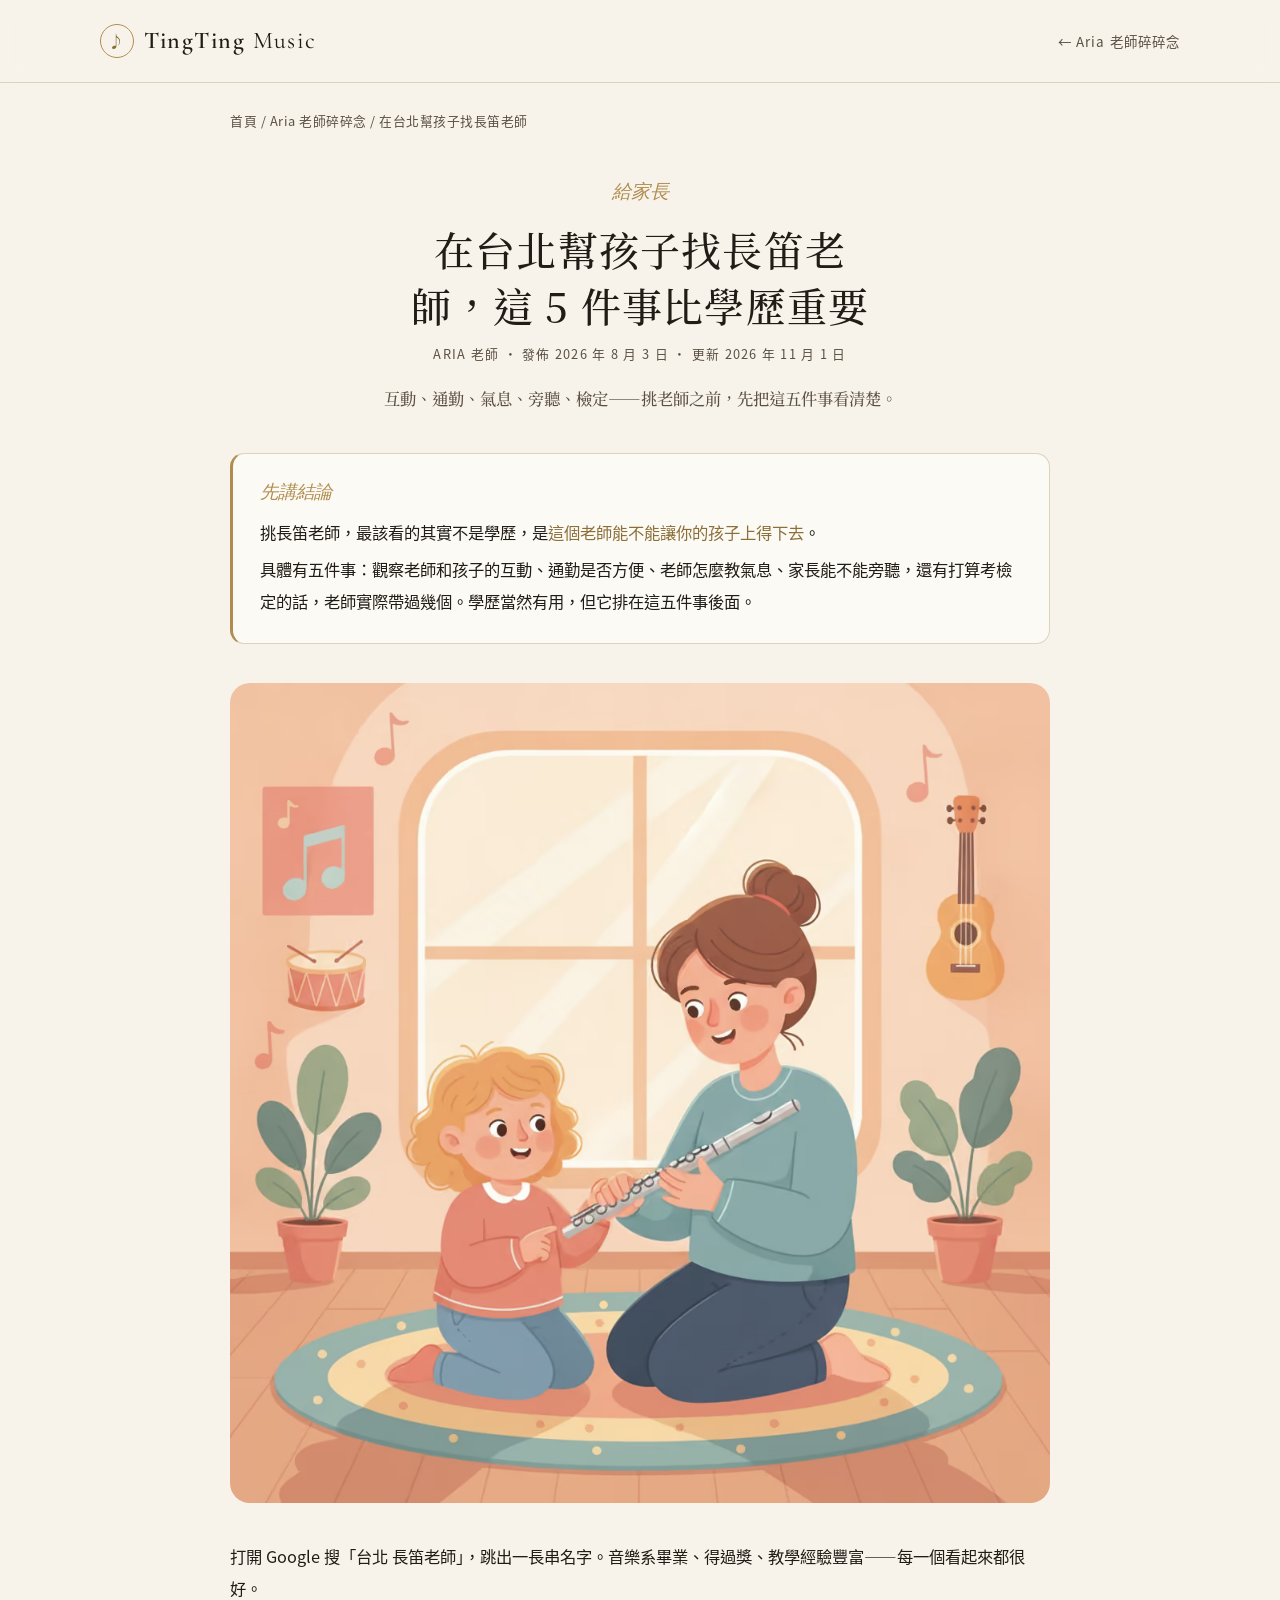
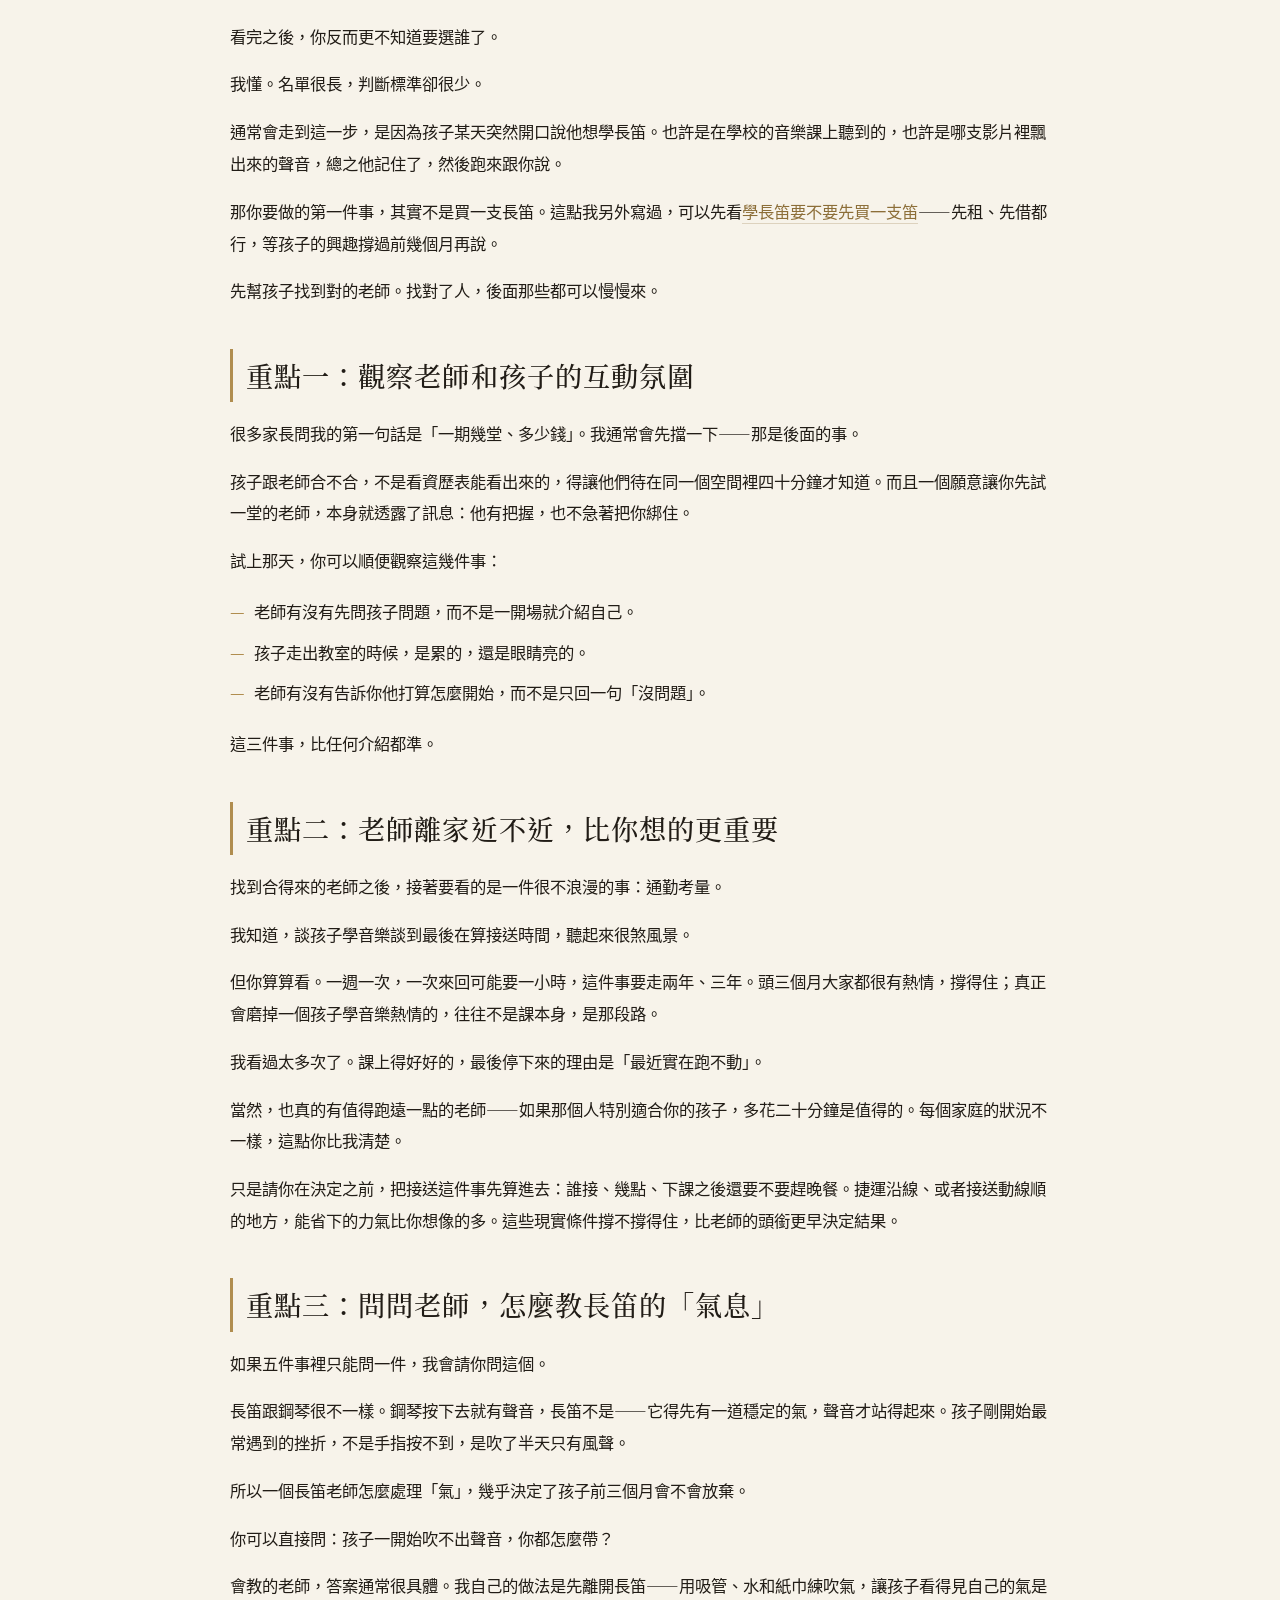
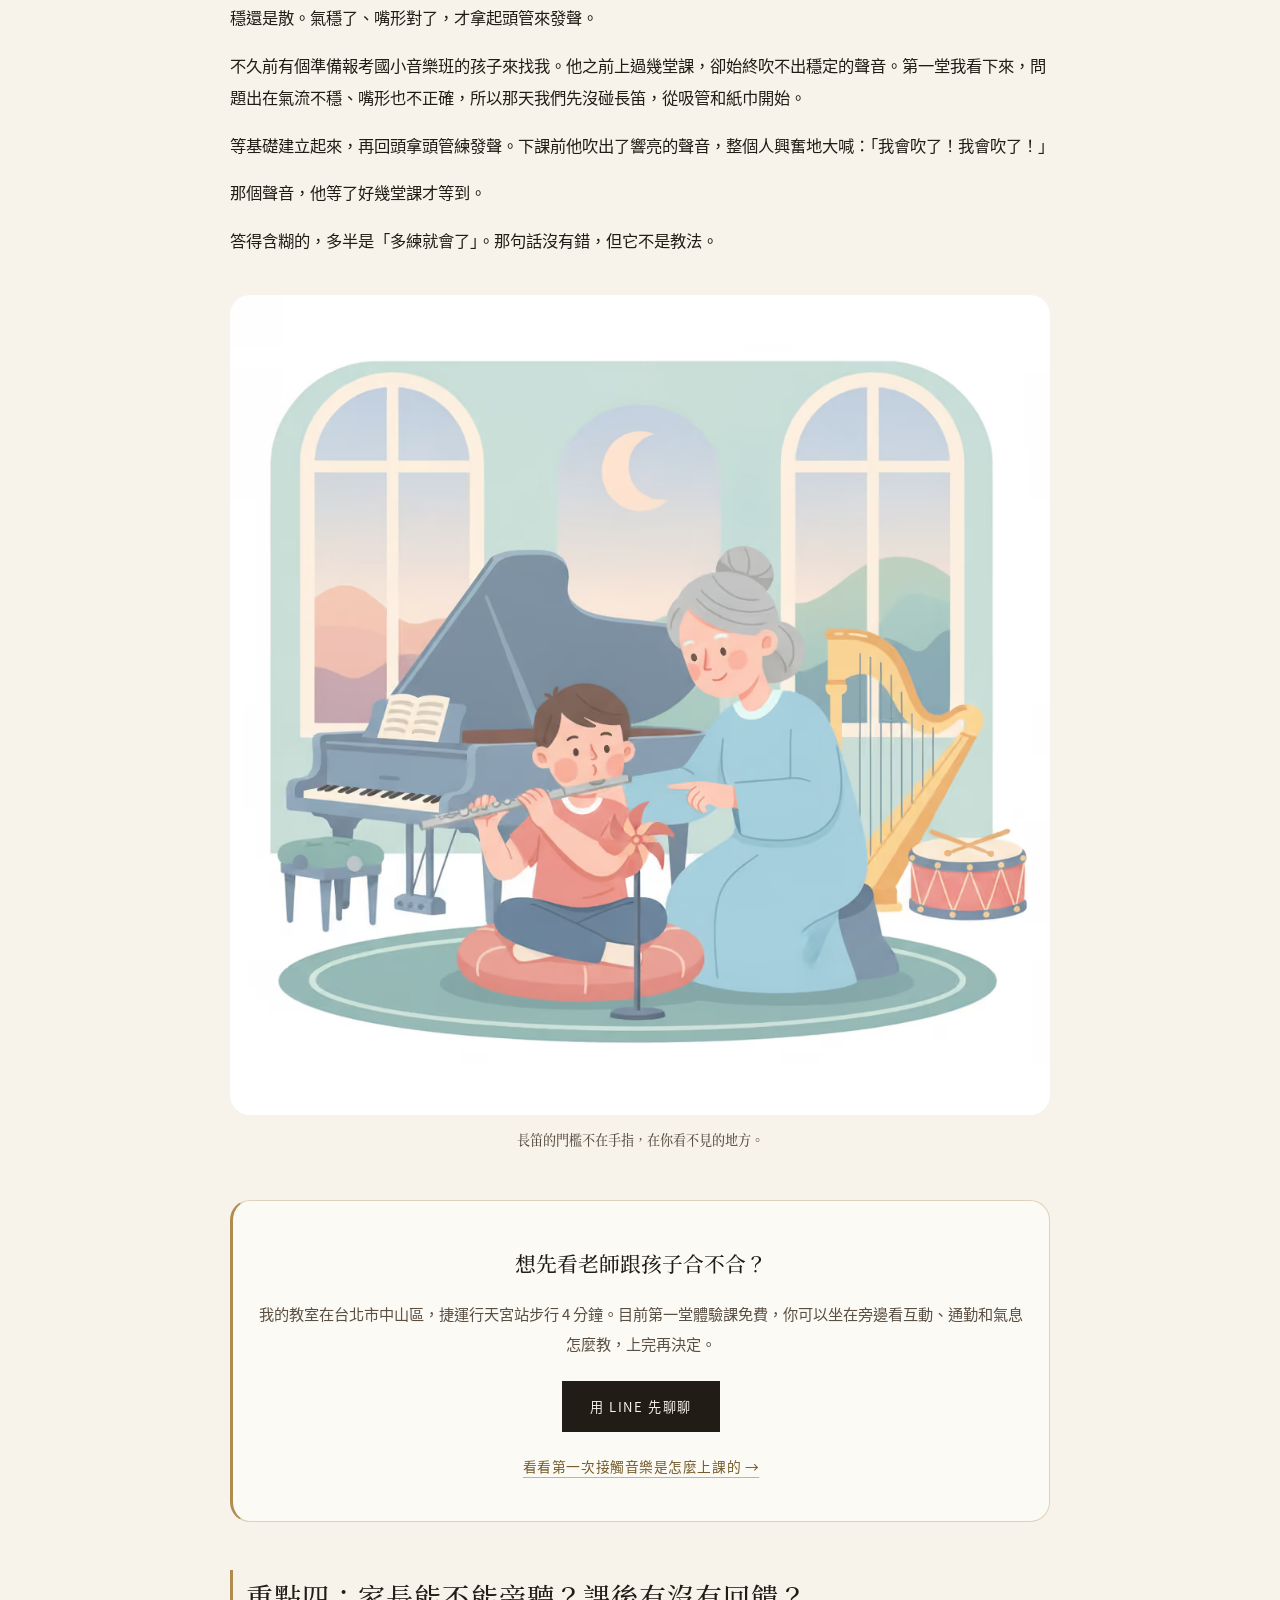
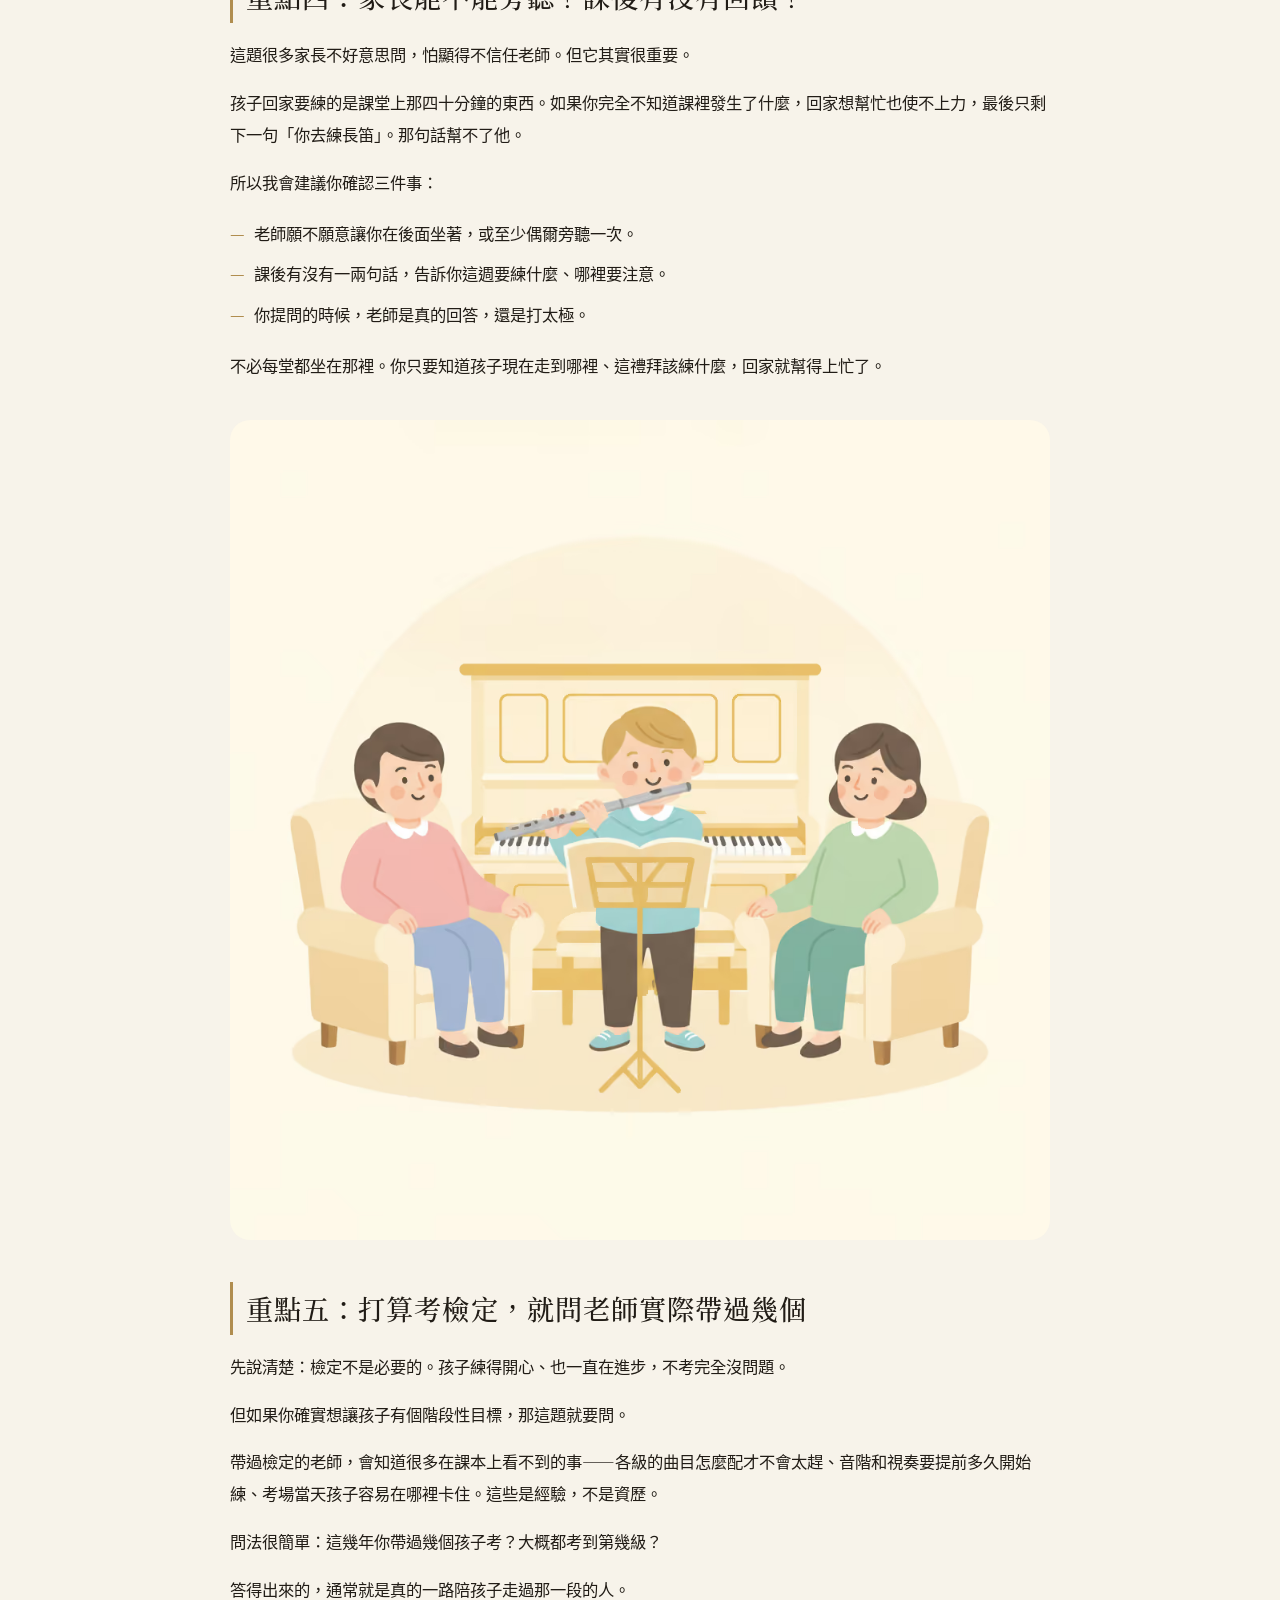
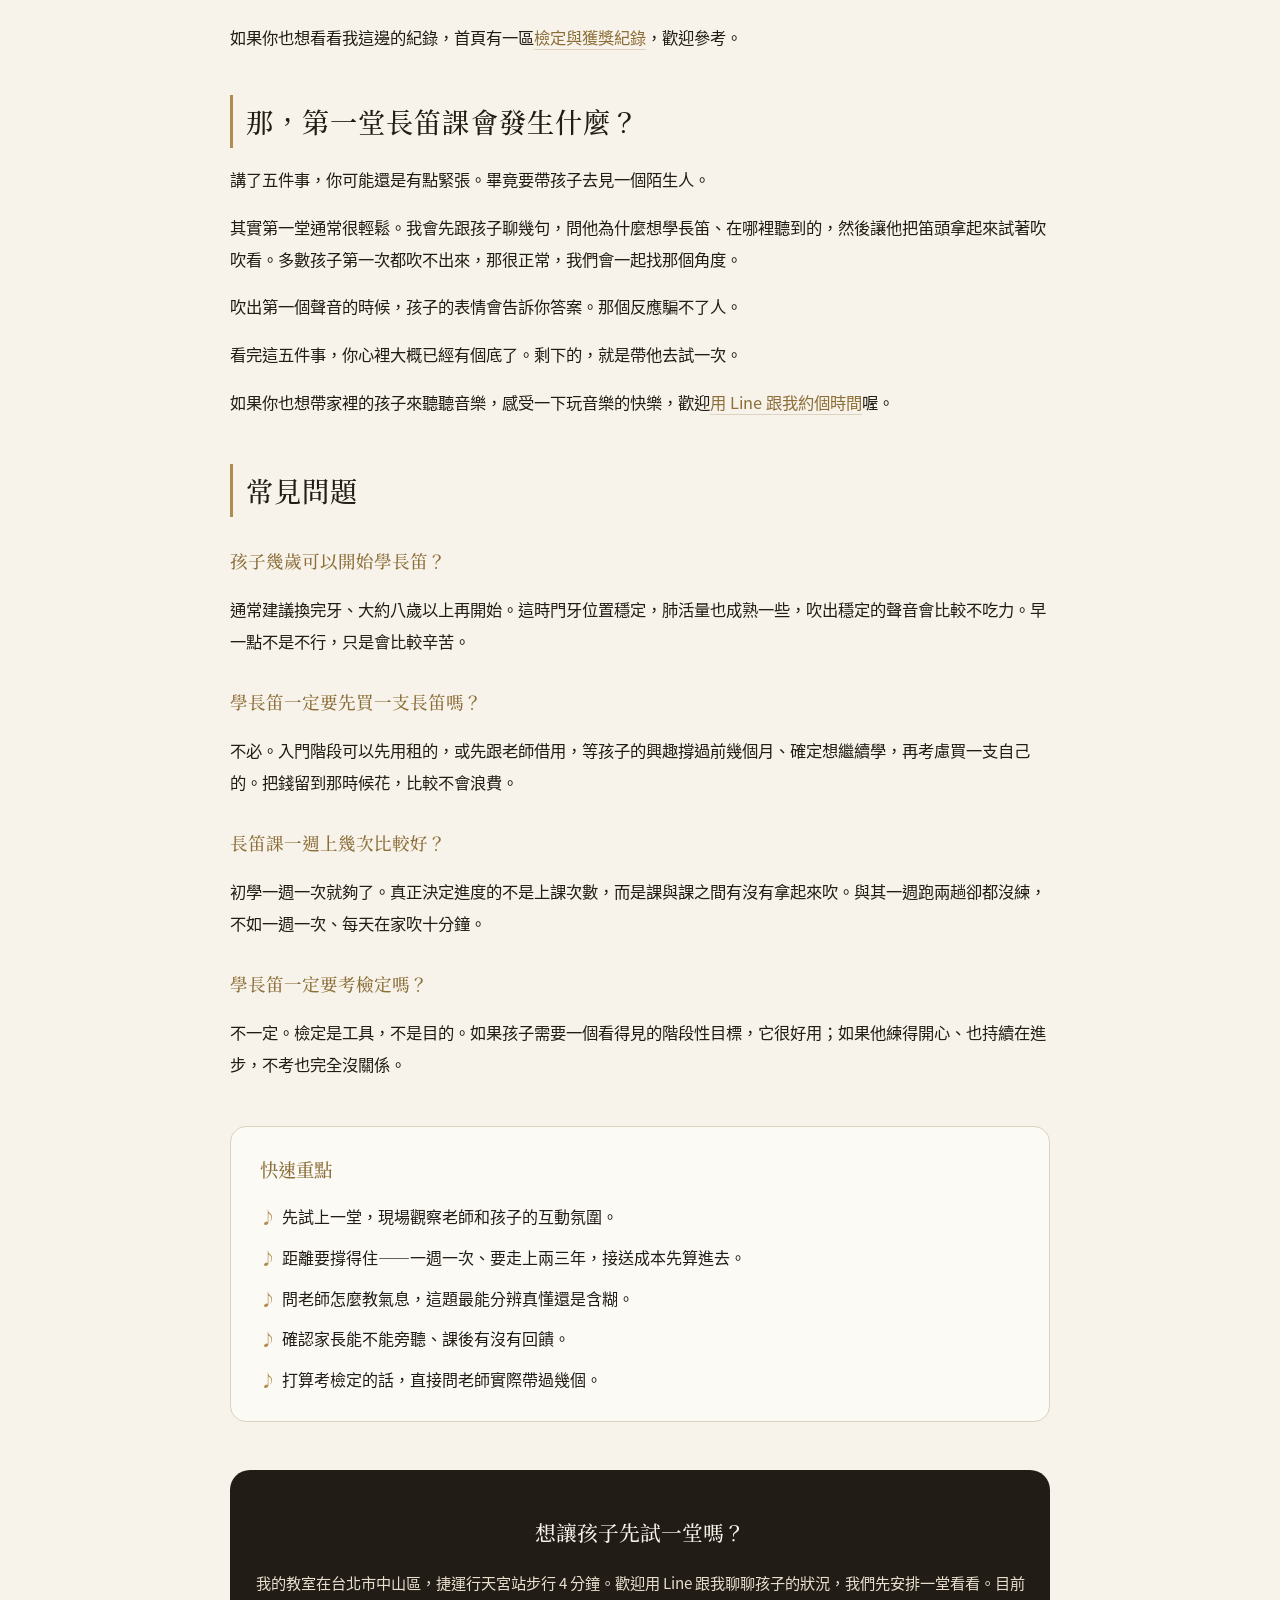
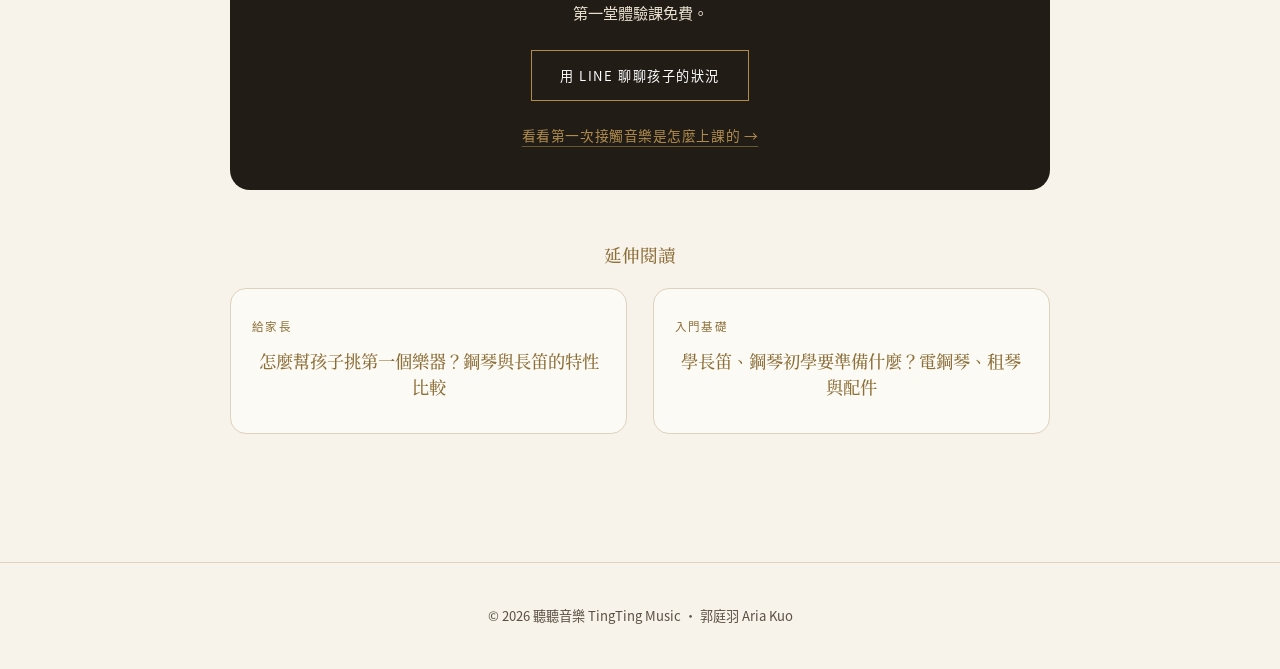
<file: blog/taipei-flute-teacher-guide.html>
<!DOCTYPE html>
<html lang="zh-Hant">
<head>
<meta charset="UTF-8">
<meta name="viewport" content="width=device-width, initial-scale=1.0">
<title>在台北幫孩子找長笛老師，這 5 件事比學歷重要｜Aria 老師碎碎念</title>
<meta name="description" content="在台北找長笛老師，名單很長怎麼選？中山區、行天宮站附近的 Aria 老師聊比學歷更該看的 5 件事：先試上一堂、通勤、氣息教法、能不能旁聽，以及檢定經驗怎麼問。">
<link rel="canonical" href="https://tingyumusic.com/blog/taipei-flute-teacher-guide.html">
<meta property="og:type" content="article">
<meta property="og:title" content="在台北幫孩子找長笛老師，這 5 件事比學歷重要">
<meta property="og:description" content="挑長笛老師最該看的不是學歷，是孩子上不上得下去。五個具體的判斷點。">
<meta property="og:url" content="https://tingyumusic.com/blog/taipei-flute-teacher-guide.html">
<meta property="og:image" content="https://tingyumusic.com/assets/blog/taipei-flute-teacher-guide/cover.jpg">
<link rel="icon" href="../assets/logo.png">
<script src="../assets/ga-config.js" defer></script>
<link rel="stylesheet" href="../assets/blog.css">
<script>
window.addEventListener('load',function(){
  var link=document.createElement('link');
  link.rel='stylesheet';
  link.href='../assets/fonts.css';
  document.head.appendChild(link);
});
</script>
<noscript><link rel="stylesheet" href="../assets/fonts.css"></noscript>
<script type="application/ld+json">
{
  "@context":"https://schema.org",
  "@graph":[
  {
    "@type":"Article",
    "headline":"在台北幫孩子找長笛老師，這 5 件事比學歷重要",
    "description":"挑長笛老師最該看的不是學歷，是孩子上不上得下去。從試上、距離、氣息教法、家長旁聽到檢定經驗，五個具體的判斷點。",
    "image":"https://tingyumusic.com/assets/blog/taipei-flute-teacher-guide/cover.jpg","datePublished":"2026-08-03","dateModified":"2026-11-01",
    "author":{"@type":"Person","@id":"https://tingyumusic.com/#teacher","name":"郭庭羽 Aria Kuo"},
    "publisher":{"@type":"Organization","@id":"https://tingyumusic.com/#business","name":"聽聽音樂 TingTing Music"},
    "mainEntityOfPage":"https://tingyumusic.com/blog/taipei-flute-teacher-guide.html"
  },
  {
    "@type":"FAQPage",
    "mainEntity":[
      {"@type":"Question","name":"孩子幾歲可以開始學長笛？","acceptedAnswer":{"@type":"Answer","text":"通常建議換完牙、大約八歲以上再開始。這時門牙位置穩定，肺活量也成熟一些，吹出穩定的聲音會比較不吃力。早一點不是不行，只是會比較辛苦。"}},
      {"@type":"Question","name":"學長笛一定要先買一支長笛嗎？","acceptedAnswer":{"@type":"Answer","text":"不必。入門階段可以先用租的，或先跟老師借用，等孩子的興趣撐過前幾個月、確定想繼續學，再考慮買一支自己的。把錢留到那時候花，比較不會浪費。"}},
      {"@type":"Question","name":"長笛課一週上幾次比較好？","acceptedAnswer":{"@type":"Answer","text":"初學一週一次就夠了。真正決定進度的不是上課次數，而是課與課之間有沒有拿起來吹。與其一週跑兩趟卻都沒練，不如一週一次、每天在家吹十分鐘。"}},
      {"@type":"Question","name":"學長笛一定要考檢定嗎？","acceptedAnswer":{"@type":"Answer","text":"不一定。檢定是工具，不是目的。如果孩子需要一個看得見的階段性目標，它很好用；如果他練得開心、也持續在進步，不考也完全沒關係。"}}
    ]
  }
  ]
}
</script>
</head>
<body>
<nav><div class="nav-in">
  <a href="../" class="logo"><span class="em">♪</span> <span><b>TingTing</b> Music</span></a>
  <a href="./" class="nav-back">← Aria 老師碎碎念</a>
</div></nav>
<main class="wrap">
  <div class="crumb"><a href="../">首頁</a> / <a href="./">Aria 老師碎碎念</a> / 在台北幫孩子找長笛老師</div>
  <article class="post">
    <header class="post-head">
      <div class="post-eyebrow">給家長</div>
      <h1>在台北幫孩子找長笛老師，這 5 件事比學歷重要</h1>
      <div class="post-meta">Aria 老師 · 發佈 <time datetime="2026-08-03">2026 年 8 月 3 日</time> · 更新 <time datetime="2026-11-01">2026 年 11 月 1 日</time></div>
      <p class="post-lead">互動、通勤、氣息、旁聽、檢定——挑老師之前，先把這五件事看清楚。</p>
    </header>
    <div class="answer">
      <span class="a-label">先講結論</span>
      <p>挑長笛老師，最該看的其實不是學歷，是<strong>這個老師能不能讓你的孩子上得下去</strong>。</p>
      <p>具體有五件事：觀察老師和孩子的互動、通勤是否方便、老師怎麼教氣息、家長能不能旁聽，還有打算考檢定的話，老師實際帶過幾個。學歷當然有用，但它排在這五件事後面。</p>
    </div>
    <figure><picture><source type="image/avif" srcset="../assets/blog/taipei-flute-teacher-guide/cover-640.avif 640w, ../assets/blog/taipei-flute-teacher-guide/cover.avif 1024w" sizes="(max-width: 900px) 90vw, 820px"><source type="image/webp" srcset="../assets/blog/taipei-flute-teacher-guide/cover-640.webp 640w, ../assets/blog/taipei-flute-teacher-guide/cover.webp 1024w" sizes="(max-width: 900px) 90vw, 820px"><img src="../assets/blog/taipei-flute-teacher-guide/cover.jpg" alt="家長和孩子一起看著一支長笛、孩子好奇微笑的插畫" width="1024" height="1024" fetchpriority="high" decoding="async"></picture></figure>
    <p>打開 Google 搜「台北 長笛老師」，跳出一長串名字。音樂系畢業、得過獎、教學經驗豐富——每一個看起來都很好。</p>
    <p>看完之後，你反而更不知道要選誰了。</p>
    <p>我懂。名單很長，判斷標準卻很少。</p>
    <p>通常會走到這一步，是因為孩子某天突然開口說他想學長笛。也許是在學校的音樂課上聽到的，也許是哪支影片裡飄出來的聲音，總之他記住了，然後跑來跟你說。</p>
    <p>那你要做的第一件事，其實不是買一支長笛。這點我另外寫過，可以先看<a class="inlink" href="beginner-gear-guide.html#flute-rent-or-buy">學長笛要不要先買一支笛</a>——先租、先借都行，等孩子的興趣撐過前幾個月再說。</p>
    <p>先幫孩子找到對的老師。找對了人，後面那些都可以慢慢來。</p>
    <h2>重點一：觀察老師和孩子的互動氛圍</h2>
    <p>很多家長問我的第一句話是「一期幾堂、多少錢」。我通常會先擋一下——那是後面的事。</p>
    <p>孩子跟老師合不合，不是看資歷表能看出來的，得讓他們待在同一個空間裡四十分鐘才知道。而且一個願意讓你先試一堂的老師，本身就透露了訊息：他有把握，也不急著把你綁住。</p>
    <p>試上那天，你可以順便觀察這幾件事：</p>
    <ul class="dash">
      <li>老師有沒有先問孩子問題，而不是一開場就介紹自己。</li>
      <li>孩子走出教室的時候，是累的，還是眼睛亮的。</li>
      <li>老師有沒有告訴你他打算怎麼開始，而不是只回一句「沒問題」。</li>
    </ul>
    <p>這三件事，比任何介紹都準。</p>
    <h2>重點二：老師離家近不近，比你想的更重要</h2>
    <p>找到合得來的老師之後，接著要看的是一件很不浪漫的事：通勤考量。</p>
    <p>我知道，談孩子學音樂談到最後在算接送時間，聽起來很煞風景。</p>
    <p>但你算算看。一週一次，一次來回可能要一小時，這件事要走兩年、三年。頭三個月大家都很有熱情，撐得住；真正會磨掉一個孩子學音樂熱情的，往往不是課本身，是那段路。</p>
    <p>我看過太多次了。課上得好好的，最後停下來的理由是「最近實在跑不動」。</p>
    <p>當然，也真的有值得跑遠一點的老師——如果那個人特別適合你的孩子，多花二十分鐘是值得的。每個家庭的狀況不一樣，這點你比我清楚。</p>
    <p>只是請你在決定之前，把接送這件事先算進去：誰接、幾點、下課之後還要不要趕晚餐。捷運沿線、或者接送動線順的地方，能省下的力氣比你想像的多。這些現實條件撐不撐得住，比老師的頭銜更早決定結果。</p>
    <h2>重點三：問問老師，怎麼教長笛的「氣息」</h2>
    <p>如果五件事裡只能問一件，我會請你問這個。</p>
    <p>長笛跟鋼琴很不一樣。鋼琴按下去就有聲音，長笛不是——它得先有一道穩定的氣，聲音才站得起來。孩子剛開始最常遇到的挫折，不是手指按不到，是吹了半天只有風聲。</p>
    <p>所以一個長笛老師怎麼處理「氣」，幾乎決定了孩子前三個月會不會放棄。</p>
    <p>你可以直接問：孩子一開始吹不出聲音，你都怎麼帶？</p>
    <p>會教的老師，答案通常很具體。我自己的做法是先離開長笛——用吸管、水和紙巾練吹氣，讓孩子看得見自己的氣是穩還是散。氣穩了、嘴形對了，才拿起頭管來發聲。</p>
    <p>不久前有個準備報考國小音樂班的孩子來找我。他之前上過幾堂課，卻始終吹不出穩定的聲音。第一堂我看下來，問題出在氣流不穩、嘴形也不正確，所以那天我們先沒碰長笛，從吸管和紙巾開始。</p>
    <p>等基礎建立起來，再回頭拿頭管練發聲。下課前他吹出了響亮的聲音，整個人興奮地大喊：「我會吹了！我會吹了！」</p>
    <p>那個聲音，他等了好幾堂課才等到。</p>
    <p>答得含糊的，多半是「多練就會了」。那句話沒有錯，但它不是教法。</p>
    <figure><picture><source type="image/avif" srcset="../assets/blog/taipei-flute-teacher-guide/inline-1-640.avif 640w, ../assets/blog/taipei-flute-teacher-guide/inline-1.avif 1024w" sizes="(max-width: 900px) 90vw, 820px"><source type="image/webp" srcset="../assets/blog/taipei-flute-teacher-guide/inline-1-640.webp 640w, ../assets/blog/taipei-flute-teacher-guide/inline-1.webp 1024w" sizes="(max-width: 900px) 90vw, 820px"><img src="../assets/blog/taipei-flute-teacher-guide/inline-1.jpg" alt="老師在一旁引導孩子練習長笛氣息的插畫" width="1024" height="1024" loading="lazy" decoding="async"></picture><figcaption>長笛的門檻不在手指，在你看不見的地方。</figcaption></figure>
    <aside class="cta cta-mid"><h3>想先看老師跟孩子合不合？</h3><p>我的教室在台北市中山區，捷運行天宮站步行 4 分鐘。目前第一堂體驗課免費，你可以坐在旁邊看互動、通勤和氣息怎麼教，上完再決定。</p><a class="btn" href="https://line.me/R/ti/p/%40897rgmut" target="_blank" rel="noopener" data-lead-source="blog-mid">用 Line 先聊聊</a><a class="alt" href="../#situation-beginner">看看第一次接觸音樂是怎麼上課的 →</a></aside>
    <h2>重點四：家長能不能旁聽？課後有沒有回饋？</h2>
    <p>這題很多家長不好意思問，怕顯得不信任老師。但它其實很重要。</p>
    <p>孩子回家要練的是課堂上那四十分鐘的東西。如果你完全不知道課裡發生了什麼，回家想幫忙也使不上力，最後只剩下一句「你去練長笛」。那句話幫不了他。</p>
    <p>所以我會建議你確認三件事：</p>
    <ul class="dash">
      <li>老師願不願意讓你在後面坐著，或至少偶爾旁聽一次。</li>
      <li>課後有沒有一兩句話，告訴你這週要練什麼、哪裡要注意。</li>
      <li>你提問的時候，老師是真的回答，還是打太極。</li>
    </ul>
    <p>不必每堂都坐在那裡。你只要知道孩子現在走到哪裡、這禮拜該練什麼，回家就幫得上忙了。</p>
    <figure><picture><source type="image/avif" srcset="../assets/blog/taipei-flute-teacher-guide/inline-2-640.avif 640w, ../assets/blog/taipei-flute-teacher-guide/inline-2.avif 1024w" sizes="(max-width: 900px) 90vw, 820px"><source type="image/webp" srcset="../assets/blog/taipei-flute-teacher-guide/inline-2-640.webp 640w, ../assets/blog/taipei-flute-teacher-guide/inline-2.webp 1024w" sizes="(max-width: 900px) 90vw, 820px"><img src="../assets/blog/taipei-flute-teacher-guide/inline-2.jpg" alt="兩位大人坐在兩旁，看著孩子在音樂教室裡對著譜架練習長笛的插畫" width="1024" height="1024" loading="lazy" decoding="async"></picture></figure>
    <h2>重點五：打算考檢定，就問老師實際帶過幾個</h2>
    <p>先說清楚：檢定不是必要的。孩子練得開心、也一直在進步，不考完全沒問題。</p>
    <p>但如果你確實想讓孩子有個階段性目標，那這題就要問。</p>
    <p>帶過檢定的老師，會知道很多在課本上看不到的事——各級的曲目怎麼配才不會太趕、音階和視奏要提前多久開始練、考場當天孩子容易在哪裡卡住。這些是經驗，不是資歷。</p>
    <p>問法很簡單：這幾年你帶過幾個孩子考？大概都考到第幾級？</p>
    <p>答得出來的，通常就是真的一路陪孩子走過那一段的人。</p>
    <p>如果你也想看看我這邊的紀錄，首頁有一區<a class="inlink" href="../#awards">檢定與獲獎紀錄</a>，歡迎參考。</p>
    <h2>那，第一堂長笛課會發生什麼？</h2>
    <p>講了五件事，你可能還是有點緊張。畢竟要帶孩子去見一個陌生人。</p>
    <p>其實第一堂通常很輕鬆。我會先跟孩子聊幾句，問他為什麼想學長笛、在哪裡聽到的，然後讓他把笛頭拿起來試著吹吹看。多數孩子第一次都吹不出來，那很正常，我們會一起找那個角度。</p>
    <p>吹出第一個聲音的時候，孩子的表情會告訴你答案。那個反應騙不了人。</p>
    <p>看完這五件事，你心裡大概已經有個底了。剩下的，就是帶他去試一次。</p>
    <p>如果你也想帶家裡的孩子來聽聽音樂，感受一下玩音樂的快樂，歡迎<a class="inlink" href="https://line.me/R/ti/p/%40897rgmut" target="_blank" rel="noopener" data-lead-source="blog-inline">用 Line 跟我約個時間</a>喔。</p>
    <section class="faq">
      <h2>常見問題</h2>
      <h3 class="faq-q">孩子幾歲可以開始學長笛？</h3>
      <p class="faq-a">通常建議換完牙、大約八歲以上再開始。這時門牙位置穩定，肺活量也成熟一些，吹出穩定的聲音會比較不吃力。早一點不是不行，只是會比較辛苦。</p>
      <h3 class="faq-q">學長笛一定要先買一支長笛嗎？</h3>
      <p class="faq-a">不必。入門階段可以先用租的，或先跟老師借用，等孩子的興趣撐過前幾個月、確定想繼續學，再考慮買一支自己的。把錢留到那時候花，比較不會浪費。</p>
      <h3 class="faq-q">長笛課一週上幾次比較好？</h3>
      <p class="faq-a">初學一週一次就夠了。真正決定進度的不是上課次數，而是課與課之間有沒有拿起來吹。與其一週跑兩趟卻都沒練，不如一週一次、每天在家吹十分鐘。</p>
      <h3 class="faq-q">學長笛一定要考檢定嗎？</h3>
      <p class="faq-a">不一定。檢定是工具，不是目的。如果孩子需要一個看得見的階段性目標，它很好用；如果他練得開心、也持續在進步，不考也完全沒關係。</p>
    </section>
    <div class="callout"><h3>快速重點</h3><ul>
      <li>先試上一堂，現場觀察老師和孩子的互動氛圍。</li>
      <li>距離要撐得住——一週一次、要走上兩三年，接送成本先算進去。</li>
      <li>問老師怎麼教氣息，這題最能分辨真懂還是含糊。</li>
      <li>確認家長能不能旁聽、課後有沒有回饋。</li>
      <li>打算考檢定的話，直接問老師實際帶過幾個。</li>
    </ul></div>
    <div class="cta"><h3>想讓孩子先試一堂嗎？</h3><p>我的教室在台北市中山區，捷運行天宮站步行 4 分鐘。歡迎用 Line 跟我聊聊孩子的狀況，我們先安排一堂看看。目前第一堂體驗課免費。</p><a class="btn" href="https://line.me/R/ti/p/%40897rgmut" target="_blank" rel="noopener" data-lead-source="blog-end">用 Line 聊聊孩子的狀況</a><a class="alt" href="../#situation-beginner">看看第一次接觸音樂是怎麼上課的 →</a></div>
    <div class="related"><h3>延伸閱讀</h3><div class="post-list">
      <a class="post-card" href="choosing-first-instrument.html"><div class="pc-body"><span class="pc-tag">給家長</span><h3>怎麼幫孩子挑第一個樂器？鋼琴與長笛的特性比較</h3></div></a>
      <a class="post-card" href="beginner-gear-guide.html"><div class="pc-body"><span class="pc-tag">入門基礎</span><h3>學長笛、鋼琴初學要準備什麼？電鋼琴、租琴與配件</h3></div></a>
    </div></div>
  </article>
</main>
<footer>© <span id="y">2026</span> 聽聽音樂 TingTing Music ・ 郭庭羽 Aria Kuo</footer>
<script>
document.getElementById('y').textContent=new Date().getFullYear();
</script>
<script src="../assets/analytics.js" defer></script>
</body>
</html>
</file>
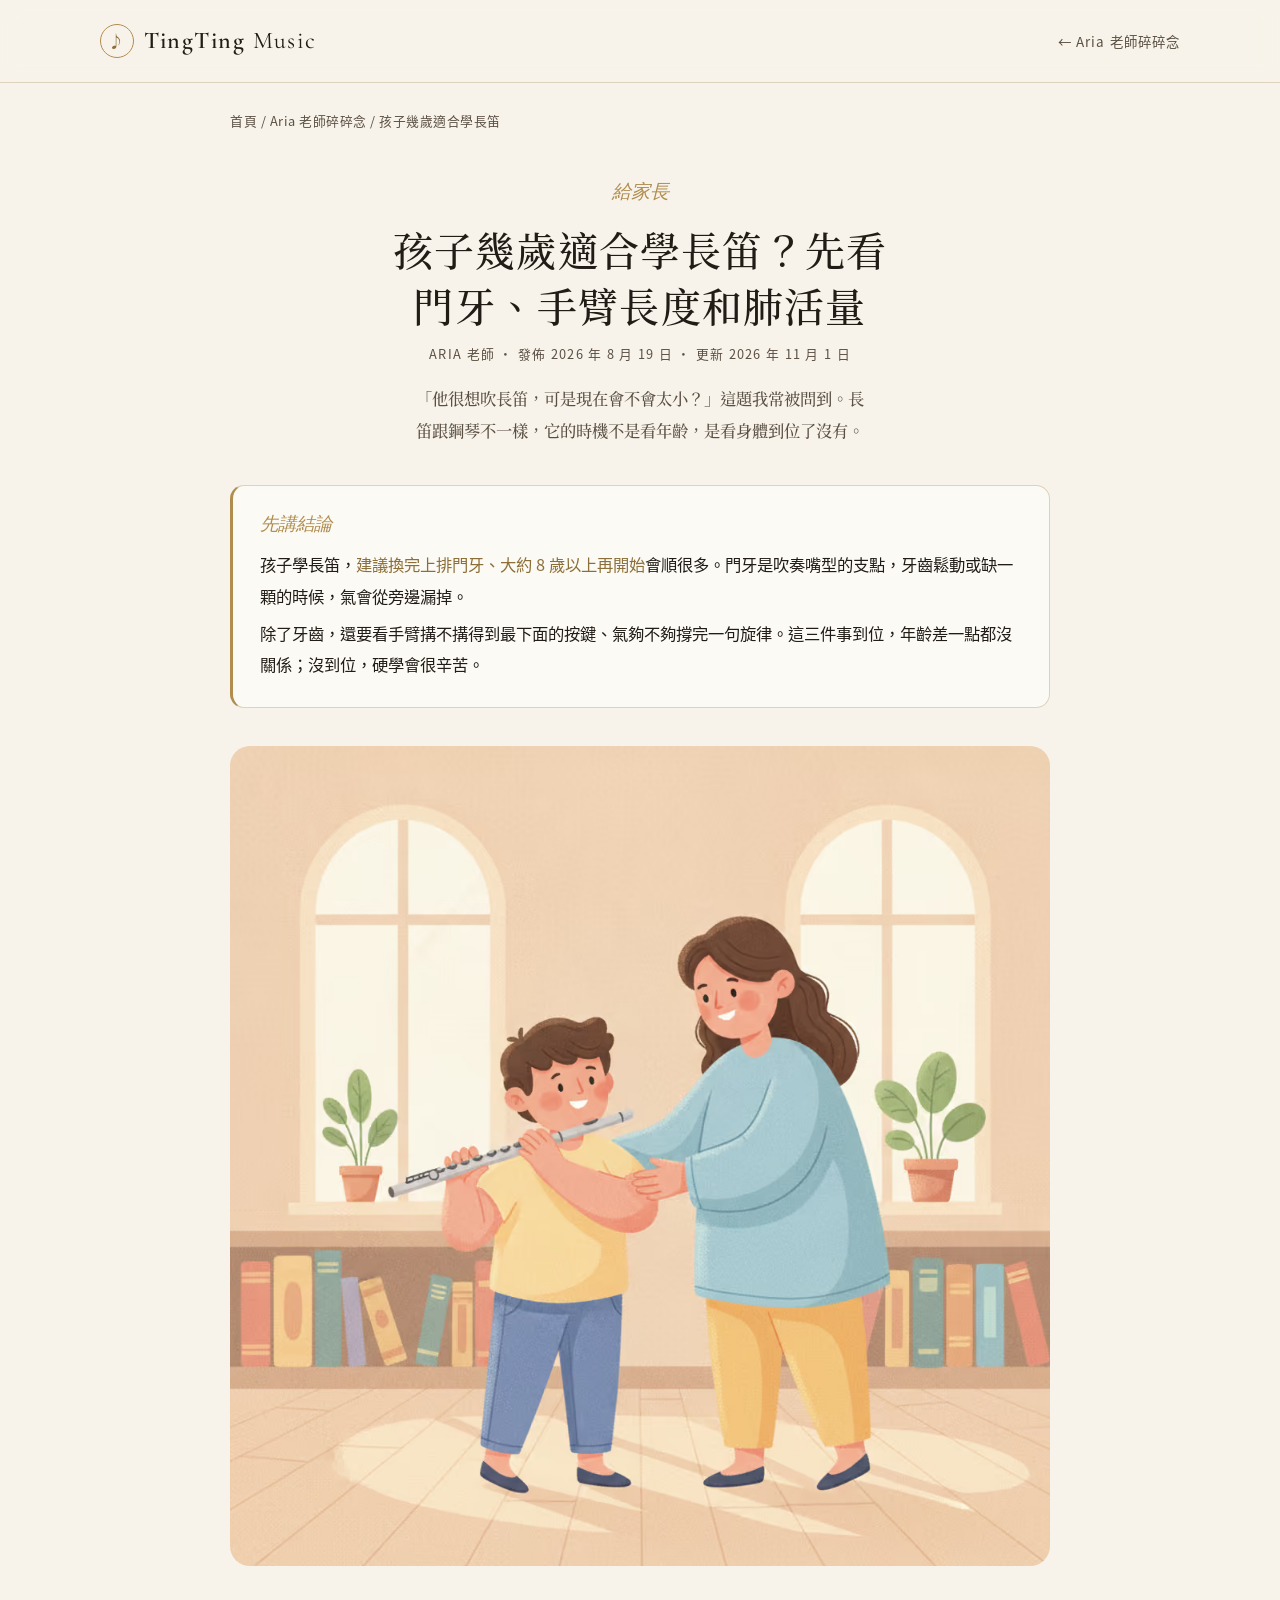
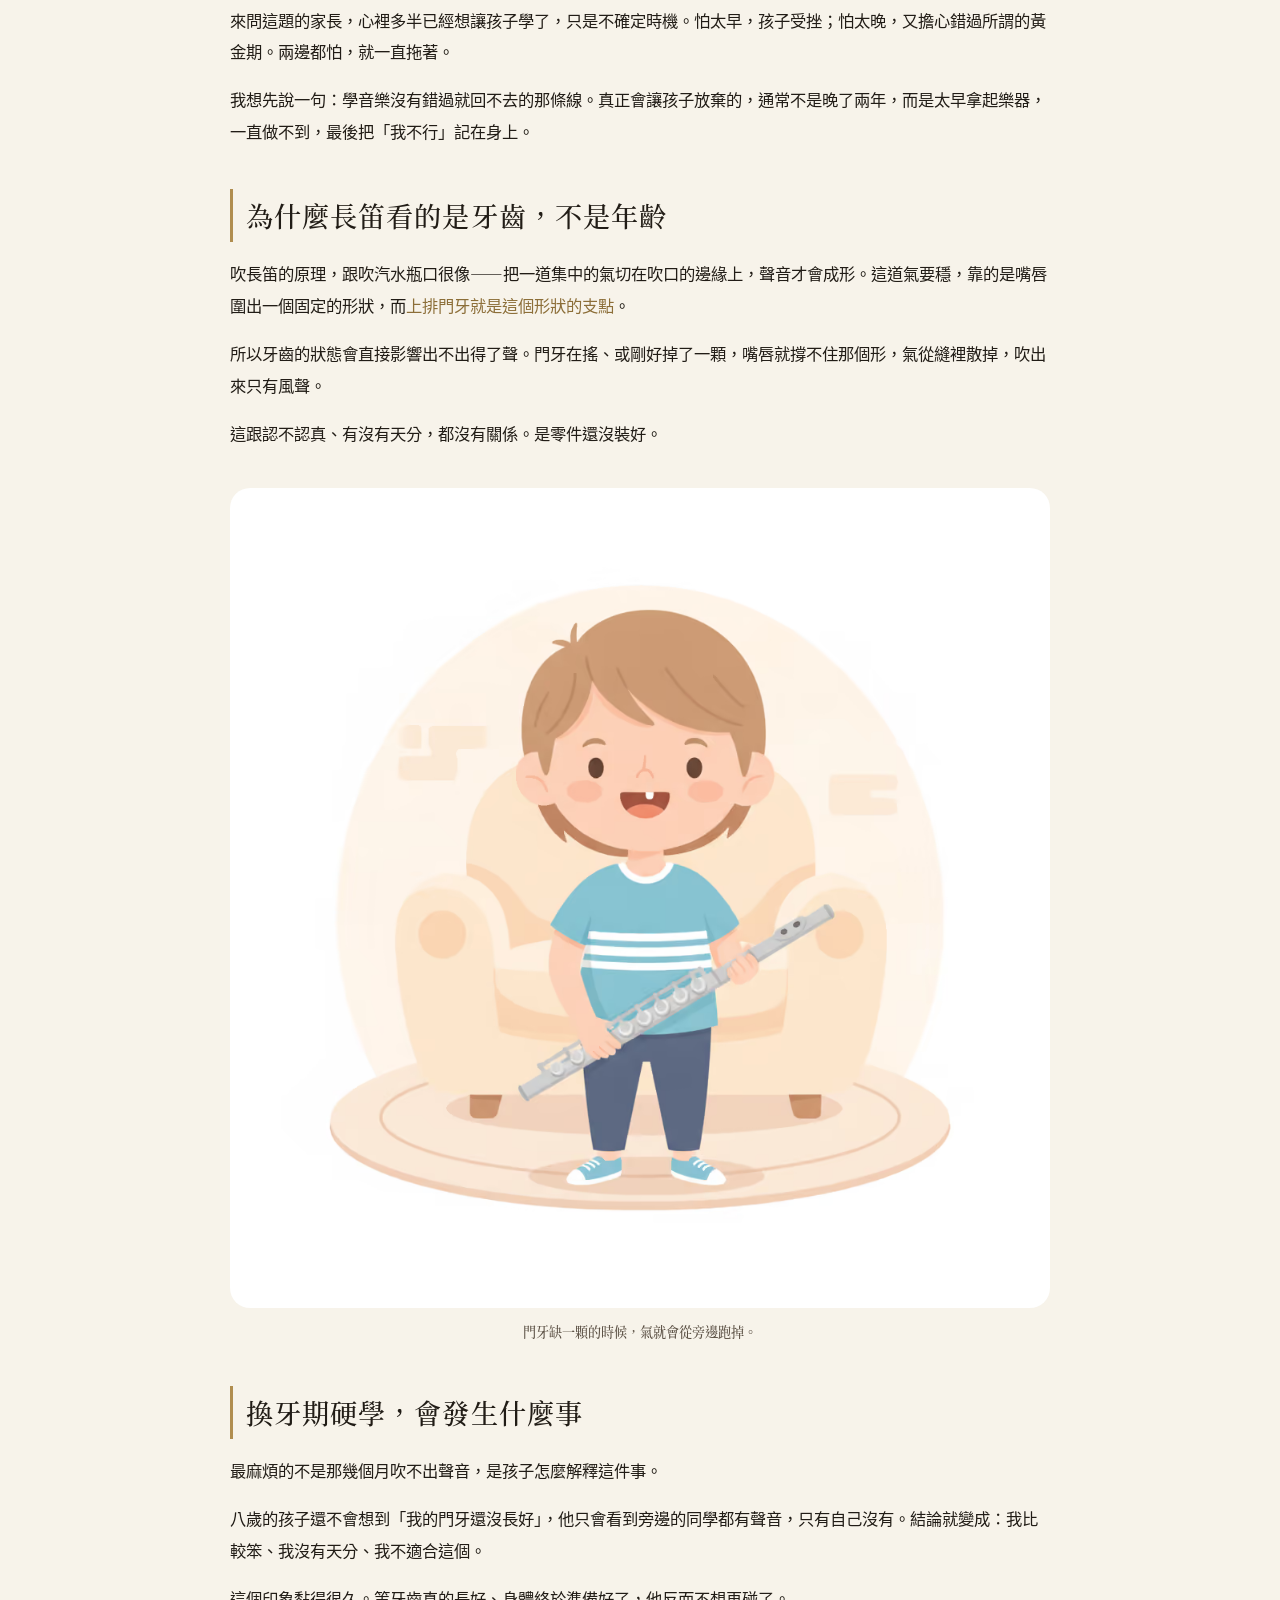
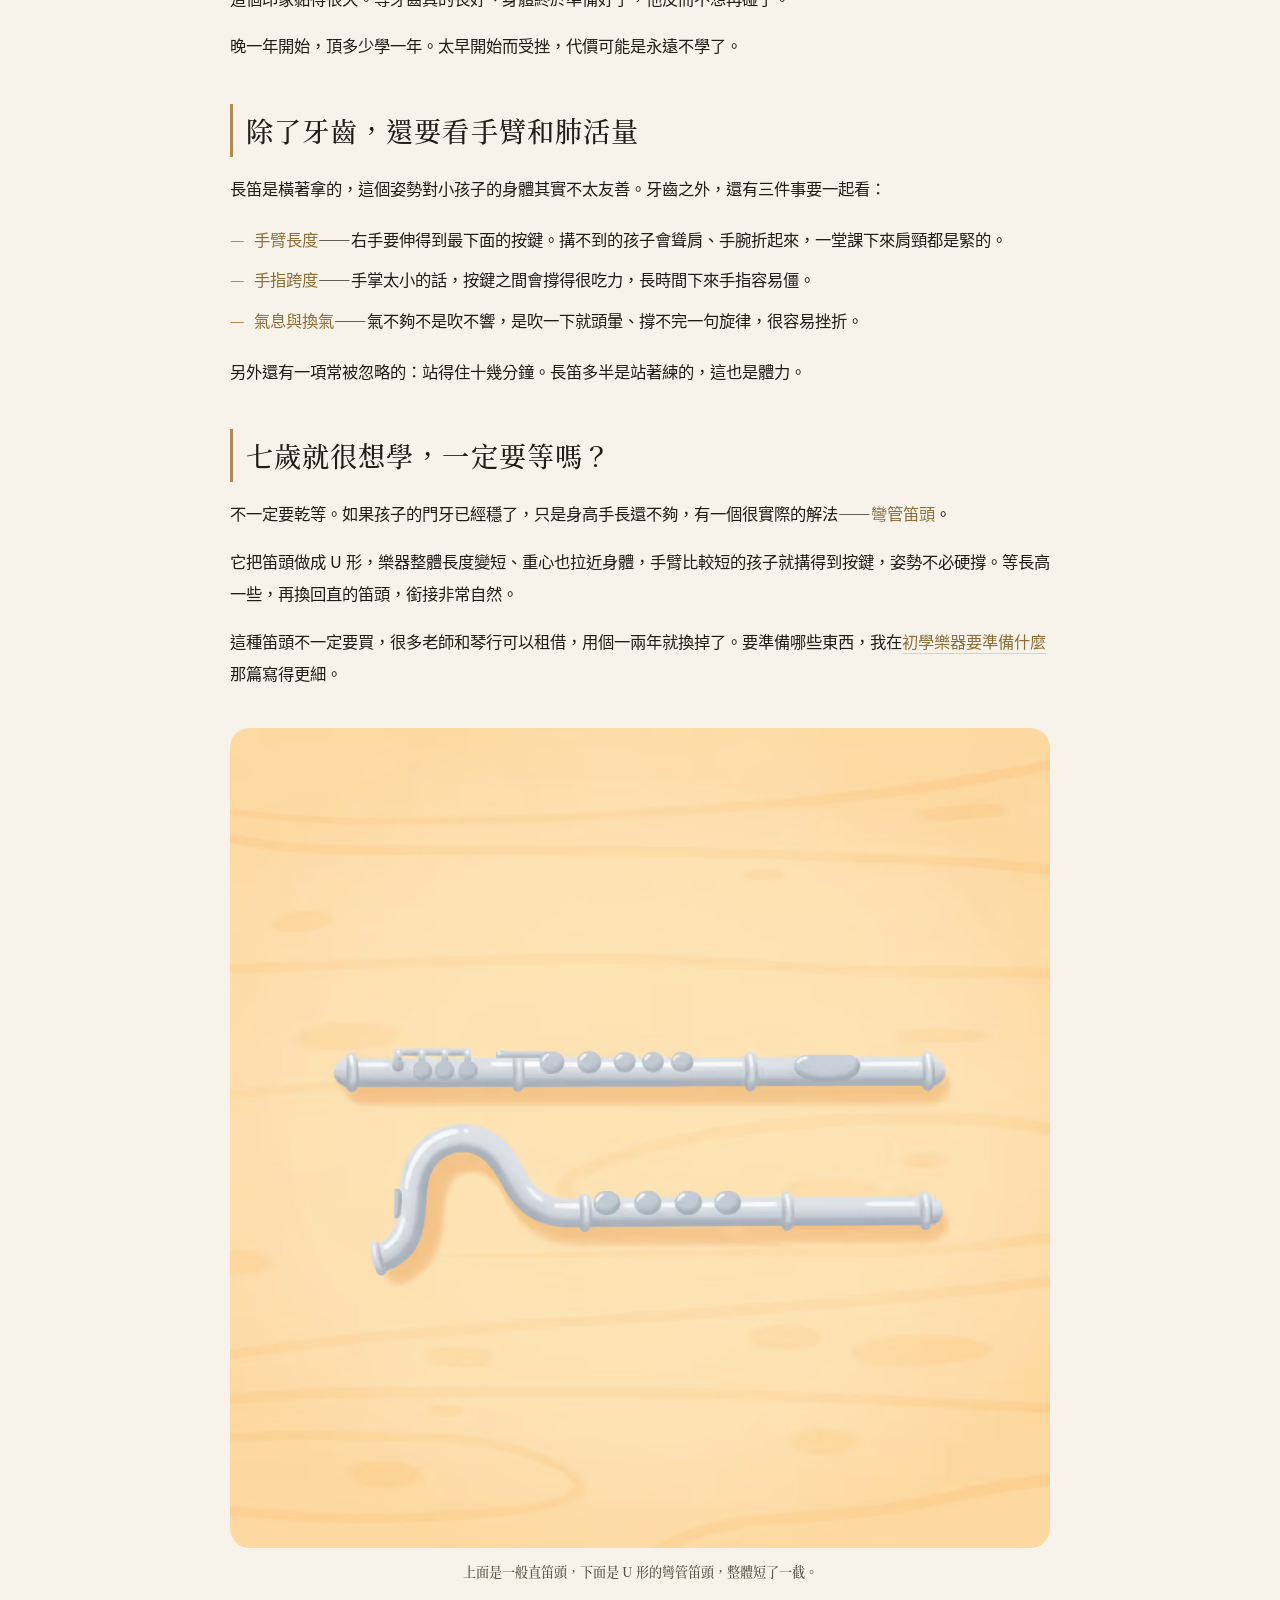
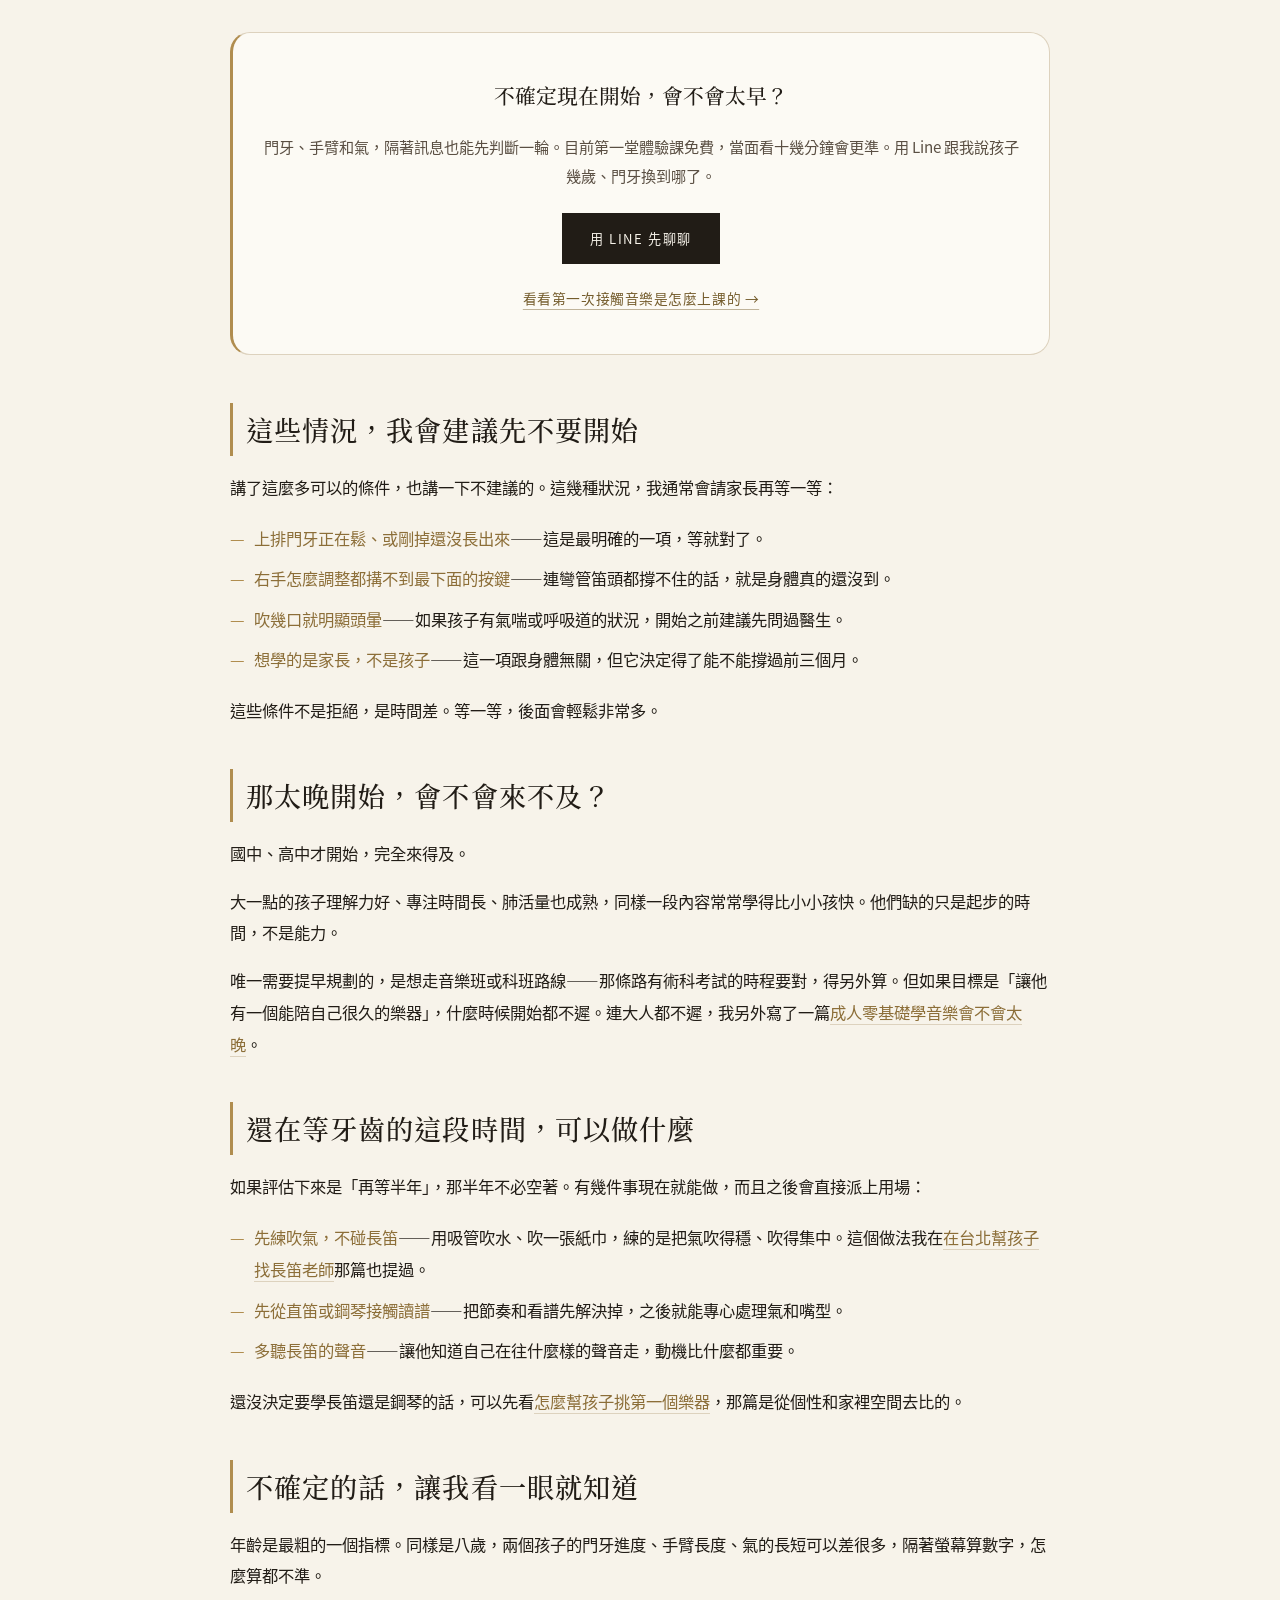
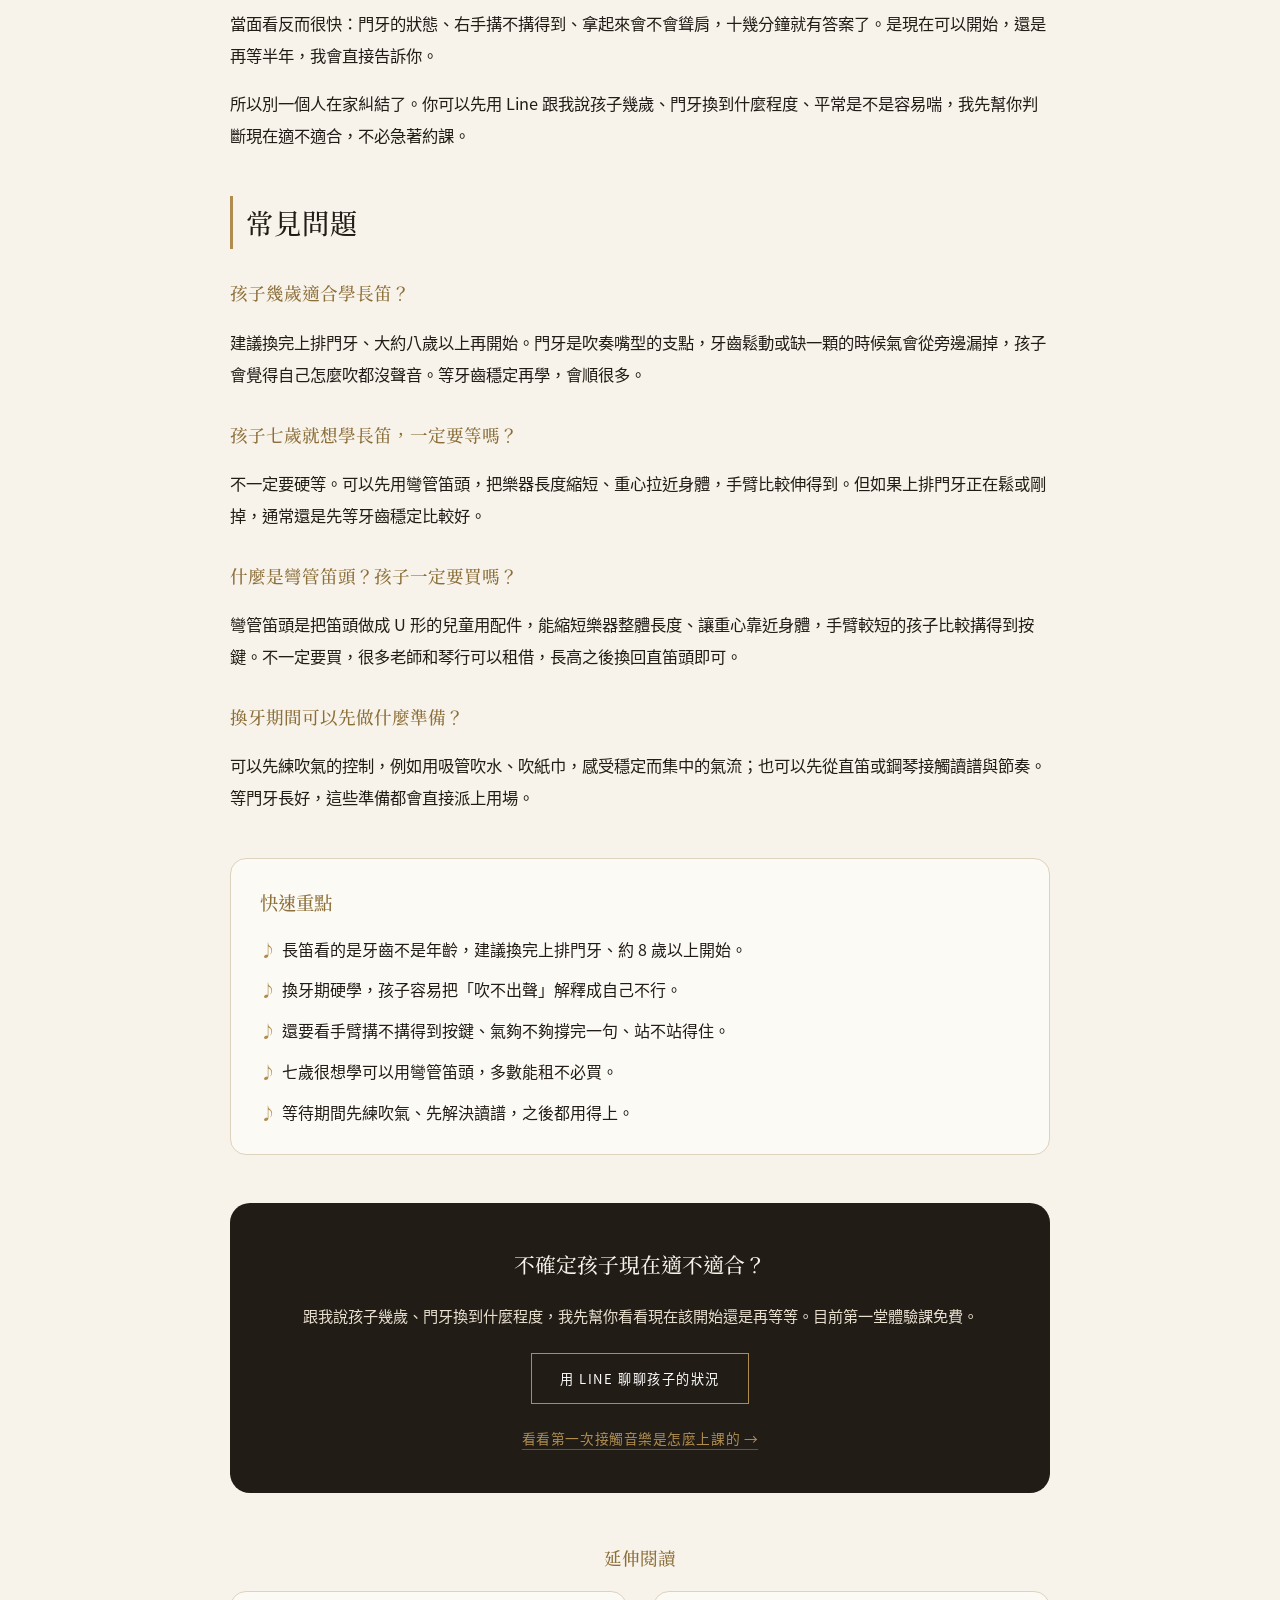
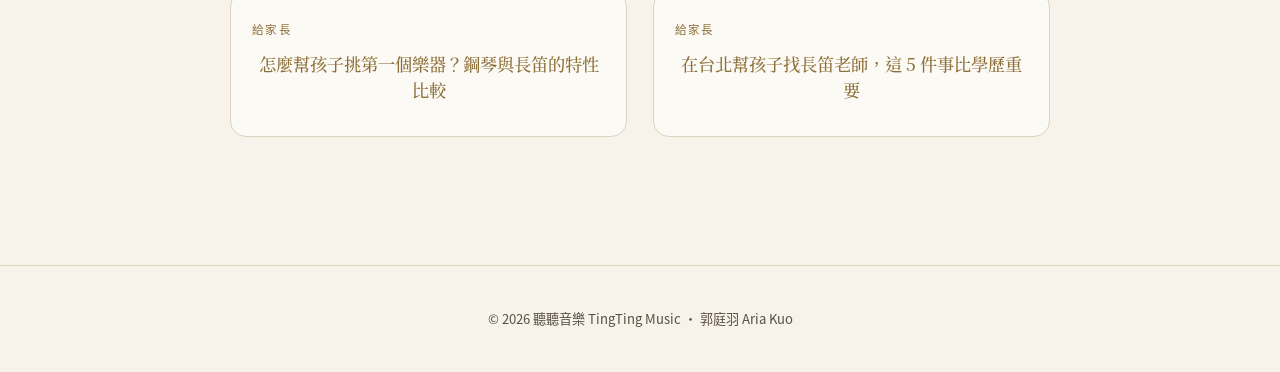
<file: blog/what-age-start-flute.html>
<!DOCTYPE html>
<html lang="zh-Hant">
<head>
<meta charset="UTF-8">
<meta name="viewport" content="width=device-width, initial-scale=1.0">
<title>孩子幾歲適合學長笛？先看門牙、手臂長度和肺活量｜Aria 老師碎碎念</title>
<meta name="description" content="孩子幾歲適合學長笛？建議換完上排門牙、約 8 歲以上再開始。還要看手臂搆不搆得到按鍵、氣夠不夠撐完一句。七歲想學可以先用彎管笛頭。">
<link rel="canonical" href="https://tingyumusic.com/blog/what-age-start-flute.html">
<meta property="og:type" content="article">
<meta property="og:title" content="孩子幾歲適合學長笛？先看門牙、手臂長度和肺活量">
<meta property="og:description" content="建議換完上排門牙、約 8 歲以上。門牙是嘴型的支點，缺一顆就會漏氣。">
<meta property="og:url" content="https://tingyumusic.com/blog/what-age-start-flute.html">
<meta property="og:image" content="https://tingyumusic.com/assets/blog/what-age-start-flute/cover.jpg">
<link rel="icon" href="../assets/logo.png">
<script src="../assets/ga-config.js" defer></script>
<link rel="stylesheet" href="../assets/blog.css">
<script>
window.addEventListener('load',function(){
  var link=document.createElement('link');
  link.rel='stylesheet';
  link.href='../assets/fonts.css';
  document.head.appendChild(link);
});
</script>
<noscript><link rel="stylesheet" href="../assets/fonts.css"></noscript>
<script type="application/ld+json">
{
  "@context":"https://schema.org",
  "@graph":[
  {
    "@type":"Article",
    "headline":"孩子幾歲適合學長笛？先看門牙、手臂長度和肺活量",
    "description":"孩子幾歲適合學長笛？建議換完上排門牙、約 8 歲以上再開始。門牙是嘴型的支點，還要看手臂長度與氣息，七歲想學可先用彎管笛頭。",
    "image":"https://tingyumusic.com/assets/blog/what-age-start-flute/cover.jpg","datePublished":"2026-08-19","dateModified":"2026-11-01",
    "author":{"@type":"Person","@id":"https://tingyumusic.com/#teacher","name":"郭庭羽 Aria Kuo"},
    "publisher":{"@type":"Organization","@id":"https://tingyumusic.com/#business","name":"聽聽音樂 TingTing Music"},
    "mainEntityOfPage":"https://tingyumusic.com/blog/what-age-start-flute.html"
  },
  {
    "@type":"FAQPage",
    "mainEntity":[
      {"@type":"Question","name":"孩子幾歲適合學長笛？","acceptedAnswer":{"@type":"Answer","text":"建議換完上排門牙、大約八歲以上再開始。門牙是吹奏嘴型的支點，牙齒鬆動或缺一顆的時候氣會從旁邊漏掉，孩子會覺得自己怎麼吹都沒聲音。等牙齒穩定再學，會順很多。"}},
      {"@type":"Question","name":"孩子七歲就想學長笛，一定要等嗎？","acceptedAnswer":{"@type":"Answer","text":"不一定要硬等。可以先用彎管笛頭，把樂器長度縮短、重心拉近身體，手臂比較伸得到。但如果上排門牙正在鬆或剛掉，通常還是先等牙齒穩定比較好。"}},
      {"@type":"Question","name":"什麼是彎管笛頭？孩子一定要買嗎？","acceptedAnswer":{"@type":"Answer","text":"彎管笛頭是把笛頭做成 U 形的兒童用配件，能縮短樂器整體長度、讓重心靠近身體，手臂較短的孩子比較搆得到按鍵。不一定要買，很多老師和琴行可以租借，長高之後換回直笛頭即可。"}},
      {"@type":"Question","name":"換牙期間可以先做什麼準備？","acceptedAnswer":{"@type":"Answer","text":"可以先練吹氣的控制，例如用吸管吹水、吹紙巾，感受穩定而集中的氣流；也可以先從直笛或鋼琴接觸讀譜與節奏。等門牙長好，這些準備都會直接派上用場。"}}
    ]
  }
  ]
}
</script>
</head>
<body>
<nav><div class="nav-in">
  <a href="../" class="logo"><span class="em">♪</span> <span><b>TingTing</b> Music</span></a>
  <a href="./" class="nav-back">← Aria 老師碎碎念</a>
</div></nav>
<main class="wrap">
  <div class="crumb"><a href="../">首頁</a> / <a href="./">Aria 老師碎碎念</a> / 孩子幾歲適合學長笛</div>
  <article class="post">
    <header class="post-head">
      <div class="post-eyebrow">給家長</div>
      <h1>孩子幾歲適合學長笛？先看門牙、手臂長度和肺活量</h1>
      <div class="post-meta">Aria 老師 · 發佈 <time datetime="2026-08-19">2026 年 8 月 19 日</time> · 更新 <time datetime="2026-11-01">2026 年 11 月 1 日</time></div>
      <p class="post-lead">「他很想吹長笛，可是現在會不會太小？」這題我常被問到。長笛跟鋼琴不一樣，它的時機不是看年齡，是看身體到位了沒有。</p>
    </header>
    <div class="answer">
      <span class="a-label">先講結論</span>
      <p>孩子學長笛，<strong>建議換完上排門牙、大約 8 歲以上再開始</strong>會順很多。門牙是吹奏嘴型的支點，牙齒鬆動或缺一顆的時候，氣會從旁邊漏掉。</p>
      <p>除了牙齒，還要看手臂搆不搆得到最下面的按鍵、氣夠不夠撐完一句旋律。這三件事到位，年齡差一點都沒關係；沒到位，硬學會很辛苦。</p>
    </div>
    <figure><picture><source type="image/avif" srcset="../assets/blog/what-age-start-flute/cover-640.avif 640w, ../assets/blog/what-age-start-flute/cover.avif 1024w" sizes="(max-width: 900px) 90vw, 820px"><source type="image/webp" srcset="../assets/blog/what-age-start-flute/cover-640.webp 640w, ../assets/blog/what-age-start-flute/cover.webp 1024w" sizes="(max-width: 900px) 90vw, 820px"><img src="../assets/blog/what-age-start-flute/cover.jpg" alt="老師在旁調整孩子第一次拿長笛的手臂姿勢的插畫" width="1024" height="1024" fetchpriority="high" decoding="async"></picture></figure>
    <p>來問這題的家長，心裡多半已經想讓孩子學了，只是不確定時機。怕太早，孩子受挫；怕太晚，又擔心錯過所謂的黃金期。兩邊都怕，就一直拖著。</p>
    <p>我想先說一句：學音樂沒有錯過就回不去的那條線。真正會讓孩子放棄的，通常不是晚了兩年，而是太早拿起樂器，一直做不到，最後把「我不行」記在身上。</p>
    <h2>為什麼長笛看的是牙齒，不是年齡</h2>
    <p>吹長笛的原理，跟吹汽水瓶口很像——把一道集中的氣切在吹口的邊緣上，聲音才會成形。這道氣要穩，靠的是嘴唇圍出一個固定的形狀，而<strong>上排門牙就是這個形狀的支點</strong>。</p>
    <p>所以牙齒的狀態會直接影響出不出得了聲。門牙在搖、或剛好掉了一顆，嘴唇就撐不住那個形，氣從縫裡散掉，吹出來只有風聲。</p>
    <p>這跟認不認真、有沒有天分，都沒有關係。是零件還沒裝好。</p>
    <figure><picture><source type="image/avif" srcset="../assets/blog/what-age-start-flute/inline-1-640.avif 640w, ../assets/blog/what-age-start-flute/inline-1.avif 1024w" sizes="(max-width: 900px) 90vw, 820px"><source type="image/webp" srcset="../assets/blog/what-age-start-flute/inline-1-640.webp 640w, ../assets/blog/what-age-start-flute/inline-1.webp 1024w" sizes="(max-width: 900px) 90vw, 820px"><img src="../assets/blog/what-age-start-flute/inline-1.jpg" alt="缺了一顆上排門牙、開心拿著長笛的孩子插畫" width="1024" height="1024" loading="lazy" decoding="async"></picture><figcaption>門牙缺一顆的時候，氣就會從旁邊跑掉。</figcaption></figure>
    <h2>換牙期硬學，會發生什麼事</h2>
    <p>最麻煩的不是那幾個月吹不出聲音，是孩子怎麼解釋這件事。</p>
    <p>八歲的孩子還不會想到「我的門牙還沒長好」，他只會看到旁邊的同學都有聲音，只有自己沒有。結論就變成：我比較笨、我沒有天分、我不適合這個。</p>
    <p>這個印象黏得很久。等牙齒真的長好、身體終於準備好了，他反而不想再碰了。</p>
    <p>晚一年開始，頂多少學一年。太早開始而受挫，代價可能是永遠不學了。</p>
    <h2>除了牙齒，還要看手臂和肺活量</h2>
    <p>長笛是橫著拿的，這個姿勢對小孩子的身體其實不太友善。牙齒之外，還有三件事要一起看：</p>
    <ul class="dash">
      <li><strong>手臂長度</strong>——右手要伸得到最下面的按鍵。搆不到的孩子會聳肩、手腕折起來，一堂課下來肩頸都是緊的。</li>
      <li><strong>手指跨度</strong>——手掌太小的話，按鍵之間會撐得很吃力，長時間下來手指容易僵。</li>
      <li><strong>氣息與換氣</strong>——氣不夠不是吹不響，是吹一下就頭暈、撐不完一句旋律，很容易挫折。</li>
    </ul>
    <p>另外還有一項常被忽略的：站得住十幾分鐘。長笛多半是站著練的，這也是體力。</p>
    <h2>七歲就很想學，一定要等嗎？</h2>
    <p>不一定要乾等。如果孩子的門牙已經穩了，只是身高手長還不夠，有一個很實際的解法——<strong>彎管笛頭</strong>。</p>
    <p>它把笛頭做成 U 形，樂器整體長度變短、重心也拉近身體，手臂比較短的孩子就搆得到按鍵，姿勢不必硬撐。等長高一些，再換回直的笛頭，銜接非常自然。</p>
    <p>這種笛頭不一定要買，很多老師和琴行可以租借，用個一兩年就換掉了。要準備哪些東西，我在<a class="inlink" href="beginner-gear-guide.html">初學樂器要準備什麼</a>那篇寫得更細。</p>
    <figure><picture><source type="image/avif" srcset="../assets/blog/what-age-start-flute/inline-2-640.avif 640w, ../assets/blog/what-age-start-flute/inline-2.avif 1024w" sizes="(max-width: 900px) 90vw, 820px"><source type="image/webp" srcset="../assets/blog/what-age-start-flute/inline-2-640.webp 640w, ../assets/blog/what-age-start-flute/inline-2.webp 1024w" sizes="(max-width: 900px) 90vw, 820px"><img src="../assets/blog/what-age-start-flute/inline-2.jpg" alt="直笛頭與兒童用彎管笛頭的長笛並排比較插畫" width="1024" height="1024" loading="lazy" decoding="async"></picture><figcaption>上面是一般直笛頭，下面是 U 形的彎管笛頭，整體短了一截。</figcaption></figure>
    <aside class="cta cta-mid"><h3>不確定現在開始，會不會太早？</h3><p>門牙、手臂和氣，隔著訊息也能先判斷一輪。目前第一堂體驗課免費，當面看十幾分鐘會更準。用 Line 跟我說孩子幾歲、門牙換到哪了。</p><a class="btn" href="https://line.me/R/ti/p/%40897rgmut" target="_blank" rel="noopener" data-lead-source="blog-mid">用 Line 先聊聊</a><a class="alt" href="../#situation-beginner">看看第一次接觸音樂是怎麼上課的 →</a></aside>
    <h2>這些情況，我會建議先不要開始</h2>
    <p>講了這麼多可以的條件，也講一下不建議的。這幾種狀況，我通常會請家長再等一等：</p>
    <ul class="dash">
      <li><strong>上排門牙正在鬆、或剛掉還沒長出來</strong>——這是最明確的一項，等就對了。</li>
      <li><strong>右手怎麼調整都搆不到最下面的按鍵</strong>——連彎管笛頭都撐不住的話，就是身體真的還沒到。</li>
      <li><strong>吹幾口就明顯頭暈</strong>——如果孩子有氣喘或呼吸道的狀況，開始之前建議先問過醫生。</li>
      <li><strong>想學的是家長，不是孩子</strong>——這一項跟身體無關，但它決定得了能不能撐過前三個月。</li>
    </ul>
    <p>這些條件不是拒絕，是時間差。等一等，後面會輕鬆非常多。</p>
    <h2>那太晚開始，會不會來不及？</h2>
    <p>國中、高中才開始，完全來得及。</p>
    <p>大一點的孩子理解力好、專注時間長、肺活量也成熟，同樣一段內容常常學得比小小孩快。他們缺的只是起步的時間，不是能力。</p>
    <p>唯一需要提早規劃的，是想走音樂班或科班路線——那條路有術科考試的時程要對，得另外算。但如果目標是「讓他有一個能陪自己很久的樂器」，什麼時候開始都不遲。連大人都不遲，我另外寫了一篇<a class="inlink" href="adult-beginner-never-too-late.html">成人零基礎學音樂會不會太晚</a>。</p>
    <h2>還在等牙齒的這段時間，可以做什麼</h2>
    <p>如果評估下來是「再等半年」，那半年不必空著。有幾件事現在就能做，而且之後會直接派上用場：</p>
    <ul class="dash">
      <li><strong>先練吹氣，不碰長笛</strong>——用吸管吹水、吹一張紙巾，練的是把氣吹得穩、吹得集中。這個做法我在<a class="inlink" href="taipei-flute-teacher-guide.html">在台北幫孩子找長笛老師</a>那篇也提過。</li>
      <li><strong>先從直笛或鋼琴接觸讀譜</strong>——把節奏和看譜先解決掉，之後就能專心處理氣和嘴型。</li>
      <li><strong>多聽長笛的聲音</strong>——讓他知道自己在往什麼樣的聲音走，動機比什麼都重要。</li>
    </ul>
    <p>還沒決定要學長笛還是鋼琴的話，可以先看<a class="inlink" href="choosing-first-instrument.html">怎麼幫孩子挑第一個樂器</a>，那篇是從個性和家裡空間去比的。</p>
    <h2>不確定的話，讓我看一眼就知道</h2>
    <p>年齡是最粗的一個指標。同樣是八歲，兩個孩子的門牙進度、手臂長度、氣的長短可以差很多，隔著螢幕算數字，怎麼算都不準。</p>
    <p>當面看反而很快：門牙的狀態、右手搆不搆得到、拿起來會不會聳肩，十幾分鐘就有答案了。是現在可以開始，還是再等半年，我會直接告訴你。</p>
    <p>所以別一個人在家糾結了。你可以先用 Line 跟我說孩子幾歲、門牙換到什麼程度、平常是不是容易喘，我先幫你判斷現在適不適合，不必急著約課。</p>
    <section class="faq">
      <h2>常見問題</h2>
      <h3 class="faq-q">孩子幾歲適合學長笛？</h3>
      <p class="faq-a">建議換完上排門牙、大約八歲以上再開始。門牙是吹奏嘴型的支點，牙齒鬆動或缺一顆的時候氣會從旁邊漏掉，孩子會覺得自己怎麼吹都沒聲音。等牙齒穩定再學，會順很多。</p>
      <h3 class="faq-q">孩子七歲就想學長笛，一定要等嗎？</h3>
      <p class="faq-a">不一定要硬等。可以先用彎管笛頭，把樂器長度縮短、重心拉近身體，手臂比較伸得到。但如果上排門牙正在鬆或剛掉，通常還是先等牙齒穩定比較好。</p>
      <h3 class="faq-q">什麼是彎管笛頭？孩子一定要買嗎？</h3>
      <p class="faq-a">彎管笛頭是把笛頭做成 U 形的兒童用配件，能縮短樂器整體長度、讓重心靠近身體，手臂較短的孩子比較搆得到按鍵。不一定要買，很多老師和琴行可以租借，長高之後換回直笛頭即可。</p>
      <h3 class="faq-q">換牙期間可以先做什麼準備？</h3>
      <p class="faq-a">可以先練吹氣的控制，例如用吸管吹水、吹紙巾，感受穩定而集中的氣流；也可以先從直笛或鋼琴接觸讀譜與節奏。等門牙長好，這些準備都會直接派上用場。</p>
    </section>
    <div class="callout"><h3>快速重點</h3><ul>
      <li>長笛看的是牙齒不是年齡，建議換完上排門牙、約 8 歲以上開始。</li>
      <li>換牙期硬學，孩子容易把「吹不出聲」解釋成自己不行。</li>
      <li>還要看手臂搆不搆得到按鍵、氣夠不夠撐完一句、站不站得住。</li>
      <li>七歲很想學可以用彎管笛頭，多數能租不必買。</li>
      <li>等待期間先練吹氣、先解決讀譜，之後都用得上。</li>
    </ul></div>
    <div class="cta"><h3>不確定孩子現在適不適合？</h3><p>跟我說孩子幾歲、門牙換到什麼程度，我先幫你看看現在該開始還是再等等。目前第一堂體驗課免費。</p><a class="btn" href="https://line.me/R/ti/p/%40897rgmut" target="_blank" rel="noopener" data-lead-source="blog-end">用 Line 聊聊孩子的狀況</a><a class="alt" href="../#situation-beginner">看看第一次接觸音樂是怎麼上課的 →</a></div>
    <div class="related"><h3>延伸閱讀</h3><div class="post-list">
      <a class="post-card" href="choosing-first-instrument.html"><div class="pc-body"><span class="pc-tag">給家長</span><h3>怎麼幫孩子挑第一個樂器？鋼琴與長笛的特性比較</h3></div></a>
      <a class="post-card" href="taipei-flute-teacher-guide.html"><div class="pc-body"><span class="pc-tag">給家長</span><h3>在台北幫孩子找長笛老師，這 5 件事比學歷重要</h3></div></a>
    </div></div>
  </article>
</main>
<footer>© <span id="y">2026</span> 聽聽音樂 TingTing Music ・ 郭庭羽 Aria Kuo</footer>
<script>
document.getElementById('y').textContent=new Date().getFullYear();
</script>
<script src="../assets/analytics.js" defer></script>
</body>
</html>
</file>
<file: assets/blog.css>
:root{
  --ivory:#F7F3EA; --paper:#FCFAF4; --ink:#211C16; --ink-soft:#5A4F43;
  --gold:#B08D4F; --gold-deep:#8C6E38; --gold-text:#745C2C; --wine:#6A2E37; --line:#DDD2BE;
  --display:"Cormorant Garamond",serif; --serif:"Noto Serif TC",serif; --sans:"Noto Sans TC",sans-serif;
}
*{box-sizing:border-box;margin:0;padding:0}
html{scroll-behavior:smooth}
body{font-family:var(--sans);background:var(--ivory);color:var(--ink);line-height:1.95;font-weight:400;-webkit-font-smoothing:antialiased}
img{display:block;max-width:100%;height:auto}picture{display:block;width:100%}
a{color:inherit;text-decoration:none}
.wrap{width:min(820px,90vw);margin-inline:auto}
nav{position:sticky;top:0;z-index:50;background:rgba(247,243,234,.92);backdrop-filter:blur(8px);border-bottom:1px solid var(--line)}
.nav-in{display:flex;align-items:center;justify-content:space-between;padding:1.1rem 0;width:min(1080px,90vw);margin-inline:auto}
.logo{font-family:var(--display);font-size:1.5rem;letter-spacing:.06em;display:flex;align-items:center;gap:.6rem}
.logo b{font-weight:600}
.logo .em{width:34px;height:34px;border:1px solid var(--gold);border-radius:50%;display:grid;place-items:center;color:var(--gold-deep);font-family:var(--serif);font-size:1rem}
.nav-back{font-size:.84rem;letter-spacing:.08em;color:var(--ink-soft)}
.nav-back:hover{color:var(--gold-deep)}
.crumb{font-size:.8rem;letter-spacing:.04em;color:var(--ink-soft);padding:1.6rem 0 0}
.crumb a:hover{color:var(--gold-deep)}
.post{padding:1rem 0 3rem}
.post-head{text-align:center;margin:1.5rem 0 2.4rem}
.post-eyebrow{font-family:var(--display);font-style:italic;color:var(--gold);font-size:1.2rem}
.post h1{font-family:var(--serif);font-weight:500;font-size:clamp(1.7rem,4.2vw,2.5rem);line-height:1.4;letter-spacing:.03em;margin:.6rem 0;text-wrap:balance}
.post-meta{font-size:.8rem;letter-spacing:.1em;color:var(--ink-soft);text-transform:uppercase}
.post-lead{font-family:var(--serif);font-size:1.1rem;color:var(--ink-soft);margin:1.4rem auto 0;text-wrap:balance}
.post-note{font-size:.82rem;line-height:1.7;color:var(--ink-soft);text-align:center;margin:1.05rem auto 0;max-width:36em}
.post figure{margin:2.4rem 0}
.post figure img{width:100%;height:auto;border-radius:20px}
.post figure figcaption{text-align:center;font-size:.82rem;color:var(--ink-soft);margin-top:.7rem;font-family:var(--serif)}
.post h2{font-family:var(--serif);font-weight:500;font-size:clamp(1.3rem,2.6vw,1.7rem);letter-spacing:.04em;margin:2.6rem 0 1rem;padding-left:.8rem;border-left:3px solid var(--gold)}
.post p{margin:1rem 0;font-size:1.02rem}
.post strong{color:var(--gold-deep);font-weight:500}
.callout{background:var(--paper);border:1px solid var(--line);border-radius:16px;padding:1.6rem 1.8rem;margin:2.6rem 0}
.callout h3{font-family:var(--serif);font-weight:500;font-size:1.15rem;color:var(--gold-deep);margin-bottom:.8rem}
.callout ul{list-style:none;display:flex;flex-direction:column;gap:.6rem}
.callout li{padding-left:1.4rem;position:relative}
.callout li::before{content:"\266A";position:absolute;left:0;color:var(--gold)}
.answer{background:var(--paper);border:1px solid var(--line);border-left:3px solid var(--gold);border-radius:14px;padding:1.3rem 1.7rem;margin:2rem 0}
.answer .a-label{font-family:var(--display);font-style:italic;color:var(--gold);font-size:1.15rem;display:block;margin-bottom:.4rem}
.answer p{margin:.3rem 0;font-size:1.02rem}
.teach-example{background:var(--paper);border:1px dashed var(--wine);border-radius:14px;padding:1.15rem 1.35rem;margin:1.4rem 0}
.teach-example .ex-label{display:inline-block;font-size:.78rem;letter-spacing:.04em;color:#fff;background:var(--wine);border-radius:999px;padding:.22rem .75rem;margin:0}
.teach-example p{margin:.7rem 0 0}
.post ul.dash{list-style:none;display:flex;flex-direction:column;gap:.55rem;margin:1.2rem 0}
.post ul.dash li{padding-left:1.5rem;position:relative;font-size:1.02rem}
.post ul.dash li::before{content:"—";position:absolute;left:0;color:var(--gold)}
.post a.inlink{color:var(--gold-deep);border-bottom:1px solid var(--line);transition:.2s}
.post a.inlink:hover{border-color:var(--gold)}
.faq{margin:2.8rem 0}
.faq-q{font-family:var(--serif);font-weight:500;color:var(--gold-deep);font-size:1.1rem;margin:1.7rem 0 .3rem}
.faq-a{margin:.3rem 0;font-size:1.02rem}
.cta{text-align:center;background:var(--ink);color:var(--ivory);border-radius:20px;padding:2.6rem 1.5rem;margin:3rem 0}
.cta h3{font-family:var(--serif);font-weight:500;font-size:1.3rem;margin-bottom:.6rem}
.cta p{color:#E8DFCE;font-size:.95rem;margin-bottom:1.4rem}
.btn{display:inline-flex;align-items:center;gap:.6em;font-family:var(--sans);font-weight:400;letter-spacing:.12em;font-size:.82rem;text-transform:uppercase;padding:.9em 2.1em;border:1px solid var(--gold);color:#fff;transition:.3s}
.btn:hover{background:var(--gold-text);color:#fff;border-color:var(--gold-text)}
.cta .alt{display:block;width:fit-content;margin:1.3rem auto 0;font-size:.86rem;letter-spacing:.04em;color:var(--gold);text-decoration:underline;text-decoration-color:rgba(176,141,79,.5);text-underline-offset:5px;transition:.25s}
.cta .alt:hover{color:#fff;text-decoration-color:#fff}
.cta-mid{background:var(--paper);color:var(--ink);border:1px solid var(--line);border-left:3px solid var(--gold)}
.cta-mid h3{color:var(--ink)}
.cta-mid p{color:var(--ink-soft)}
.cta-mid .btn{background:var(--ink);color:var(--ivory);border-color:var(--ink)}
.cta-mid .btn:hover{background:var(--wine);color:var(--ivory);border-color:var(--wine)}
.cta-mid .alt{color:var(--gold-text);text-decoration-color:rgba(116,92,44,.45)}
.cta-mid .alt:hover{color:var(--ink);text-decoration-color:var(--ink)}
.related{margin:2.6rem 0}
.related h3{font-family:var(--serif);font-weight:500;font-size:1.1rem;margin-bottom:1rem;text-align:center;color:var(--gold-deep)}
.post-list{display:grid;grid-template-columns:repeat(auto-fill,minmax(300px,1fr));gap:1.6rem;margin-bottom:clamp(3rem,7vw,5rem)}
.post-card{background:var(--paper);border:1px solid var(--line);border-radius:16px;overflow:hidden;transition:.3s}
.post-card:hover{transform:translateY(-4px);box-shadow:0 12px 30px rgba(0,0,0,.07)}
.post-card img{width:100%;height:auto;aspect-ratio:16/10;object-fit:cover}
.post-card .pc-body{padding:1.2rem 1.3rem 1.5rem}
.post-card .pc-tag{font-size:.72rem;letter-spacing:.12em;color:var(--gold-deep);text-transform:uppercase}
.post-card h3{font-family:var(--serif);font-weight:500;font-size:1.08rem;line-height:1.5;margin:.5rem 0 .6rem}
.post-card p{font-size:.86rem;color:var(--ink-soft);line-height:1.7}
.blog-hero{text-align:center;padding:clamp(2.5rem,6vw,4rem) 0 1rem}
.blog-hero .eyebrow{font-family:var(--display);font-style:italic;color:var(--gold);font-size:1.4rem}
.blog-hero h1{font-family:var(--serif);font-weight:500;font-size:clamp(1.9rem,4.5vw,2.8rem);letter-spacing:.05em;margin:.4rem 0;text-wrap:balance}
.blog-hero p{color:var(--ink-soft);max-width:30em;margin:1rem auto 0;text-wrap:balance}
footer{text-align:center;padding:2.5rem 0;border-top:1px solid var(--line);color:var(--ink-soft);font-size:.82rem}
</file>
<file: assets/fonts.css>
@font-face{font-family:"Cormorant Garamond";font-style:normal;font-weight:400;font-display:swap;src:url("fonts/cormorant-garamond-400.woff2") format("woff2")}
@font-face{font-family:"Cormorant Garamond";font-style:normal;font-weight:500;font-display:swap;src:url("fonts/cormorant-garamond-500.woff2") format("woff2")}
@font-face{font-family:"Cormorant Garamond";font-style:normal;font-weight:600;font-display:swap;src:url("fonts/cormorant-garamond-600.woff2") format("woff2")}
@font-face{font-family:"Cormorant Garamond";font-style:italic;font-weight:400;font-display:swap;src:url("fonts/cormorant-garamond-400italic.woff2") format("woff2")}
@font-face{font-family:"Cormorant Garamond";font-style:italic;font-weight:500;font-display:swap;src:url("fonts/cormorant-garamond-500italic.woff2") format("woff2")}
@font-face{font-family:"Noto Sans TC";font-style:normal;font-weight:400;font-display:swap;src:url("fonts/noto-sans-tc-400.woff2") format("woff2")}
@font-face{font-family:"Noto Serif TC";font-style:normal;font-weight:500;font-display:swap;src:url("fonts/noto-serif-tc-500.woff2") format("woff2")}
</file>
